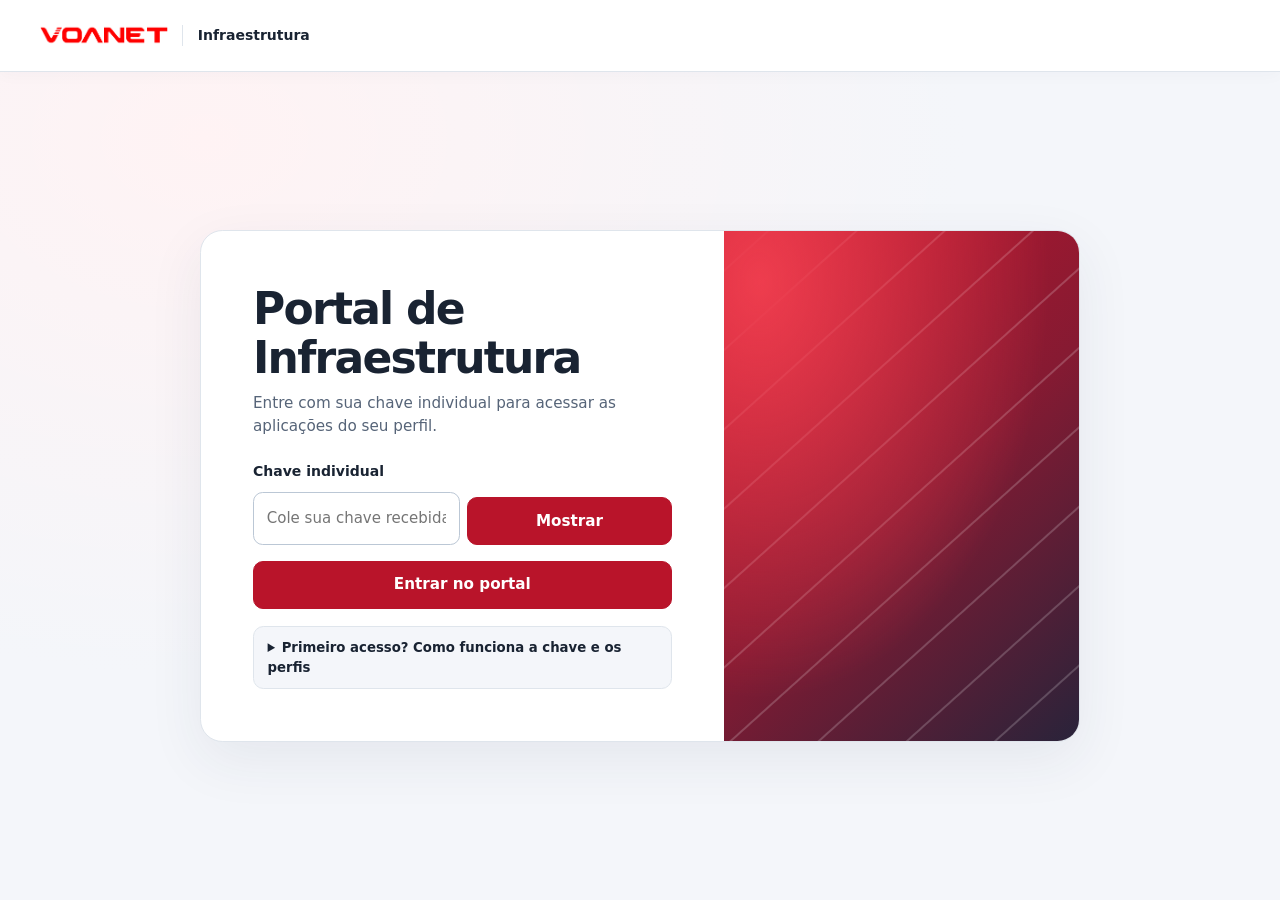
<file: public/index.html>
<!DOCTYPE html>
<html lang="pt-BR"><head><meta charset="UTF-8"><meta name="viewport" content="width=device-width, initial-scale=1, viewport-fit=cover">
<title>VOANET | O&M — Gestão de Infraestrutura</title>
<link rel="manifest" href="./manifest.webmanifest"><link rel="apple-touch-icon" href="./icon-192.png"><meta name="theme-color" content="#d90018"><meta name="application-version" content="2.2"><meta name="description" content="Gestão de Infraestrutura da VOANET — inspeções preventivas, conformidade técnica e planos de ação.">
<style>
:root{--red:#e5001c;--red-d:#b90018;--ink:#17212f;--muted:#637083;--line:#e1e6ec;--bg:#f4f6fa;--surface:#fff;--green:#128356;--amber:#ac7016;--blue:#1a6498}*{box-sizing:border-box}
body{margin:0;background:var(--bg);color:var(--ink);font:15px/1.52 system-ui,-apple-system,BlinkMacSystemFont,"Segoe UI",sans-serif}button,input,select,textarea{font:inherit}button{cursor:pointer}button:disabled{opacity:.4;cursor:default}a{color:var(--red-d)}
.shell{max-width:1220px;margin:auto;padding:26px 20px;display:grid;grid-template-columns:255px minmax(0,1fr);gap:24px}.sidebar{align-self:start;position:sticky;top:101px;background:white;border:1px solid var(--line);border-radius:16px;padding:15px;box-shadow:0 5px 25px #182a4507}.section-name{font-size:11px;letter-spacing:.12em;color:#8891a1;font-weight:800;text-transform:uppercase;margin:10px 12px}.nav-btn{display:flex;align-items:center;gap:10px;border:0;border-radius:10px;background:transparent;color:#445267;padding:11px 13px;width:100%;text-align:left;font-weight:600}.nav-btn:hover{background:#f8f2f3}.nav-btn.active{background:#fff0f2;color:var(--red-d)}.n{width:24px;height:24px;display:grid;place-items:center;border-radius:7px;background:#eef1f5;font-size:12px}.nav-btn.active .n{background:#ffdae1}.notice{border:1px solid #f3dfb7;background:#fff9ed;color:#775515;padding:12px;border-radius:12px;font-size:12px;margin-top:16px}
.main{min-width:0}.toprow{display:flex;justify-content:space-between;align-items:start;gap:16px;margin-bottom:18px}.eyebrow{color:var(--red-d);font-weight:800;text-transform:uppercase;font-size:11px;letter-spacing:.11em}h1{font-size:clamp(24px,3.2vw,32px);line-height:1.15;margin:8px 0}h2{font-size:18px;margin:0 0 8px}h3{font-size:16px;margin:0 0 8px}.muted{color:var(--muted)}.small{font-size:12px}.card{border:1px solid var(--line);border-radius:16px;background:var(--surface);padding:23px;margin-bottom:16px;box-shadow:0 3px 19px #1c2d4505}.card-head{display:flex;align-items:start;justify-content:space-between;gap:16px;margin-bottom:14px}.tag{font-size:11px;font-weight:800;text-transform:uppercase;letter-spacing:.04em;border-radius:50px;padding:5px 9px;background:#eef2f8;color:#566477;display:inline-block}.tag.red{background:#ffe5e9;color:#b5001b}.tag.green{background:#e9f7ef;color:#147444}.tag.amber{background:#fff3df;color:#915500}
.grid{display:grid;grid-template-columns:repeat(2,minmax(0,1fr));gap:14px}.grid3{display:grid;grid-template-columns:repeat(3,minmax(0,1fr));gap:14px}.field{display:flex;flex-direction:column;gap:6px}.field label{font-size:12px;font-weight:700;color:#4b596b}.field input,.field select,.field textarea,.inline-input{border:1px solid #d5dce5;border-radius:9px;background:white;padding:10px 11px;min-height:43px;width:100%;color:var(--ink);outline:none}.field input:focus,.field select:focus,.field textarea:focus{border-color:var(--red);box-shadow:0 0 0 3px #e5001c14}.field textarea{min-height:88px;resize:vertical}.full{grid-column:1/-1}.btn{border:1px solid #dbe0e7;background:#fff;color:var(--ink);font-weight:700;padding:10px 14px;border-radius:10px;white-space:normal;display:inline-flex;align-items:center;justify-content:center;gap:8px}.btn:hover{border-color:#b5c0ce;background:#fafbfe}.btn.primary{background:var(--red);border-color:var(--red);color:white}.btn.primary:hover{background:var(--red-d)}.btn.ghost{border-color:transparent;background:transparent}.btn.danger{color:#b9202d;border-color:#f4d1d6}.btn.tiny{padding:6px 10px;font-size:12px}.btnrow{display:flex;gap:10px;flex-wrap:wrap}.icon-btn{border:0;color:#6b7685;background:#f1f3f6;border-radius:8px;width:32px;height:32px;cursor:pointer}
.stat{border:1px solid var(--line);border-radius:14px;background:white;padding:17px}.stat strong{font-size:27px;display:block;line-height:1.2}.stat span{font-size:12px;color:var(--muted)}.progress{height:8px;background:#edf0f4;border-radius:10px;overflow:hidden}.progress>i{display:block;height:100%;background:var(--red);border-radius:10px;transition:width .2s}.record{display:flex;align-items:center;gap:12px;border:1px solid var(--line);padding:15px;border-radius:13px;margin-bottom:10px}.record-main{flex:1;min-width:0}.record strong{display:block}.record small{color:var(--muted)}.record .btn{font-size:12px}.checkrow{display:grid;grid-template-columns:minmax(0,1fr) 155px;gap:8px 15px;border-top:1px solid #edf0f4;padding:14px 0}.checkrow:first-of-type{border-top:0}.checktitle{font-size:13px;font-weight:700}.checktitle .code{font-size:11px;color:var(--red-d);font-weight:800}.checkrow textarea{grid-column:1/-1;border:1px solid #e2e7ee;border-radius:8px;min-height:44px;padding:8px 10px;width:100%;resize:vertical;font-size:13px}.checkrow select{width:100%;border:1px solid #dbe1e8;background:#fff;border-radius:9px;padding:8px;font-size:13px}.checkrow select.nc{border-color:#e6a3ab;background:#fff0f2}.table-scroll{overflow-x:auto}.data-table{border-collapse:collapse;width:100%;min-width:690px;font-size:13px}.data-table th{text-align:left;color:#647083;background:#f5f7fa;padding:10px;border-bottom:1px solid var(--line)}.data-table td{padding:9px 10px;border-bottom:1px solid #ecf0f4;vertical-align:top}.data-table td .btn{padding:5px 9px;font-size:11px}.divline{border:0;border-top:1px solid var(--line);margin:23px 0}.photo-grid{display:grid;grid-template-columns:repeat(auto-fill,minmax(180px,1fr));gap:14px}.photo-card{border:1px solid var(--line);border-radius:12px;overflow:hidden}.photo-card img{width:100%;height:155px;object-fit:cover;background:#f1f3f5}.photo-body{padding:10px}.photo-body strong{display:block;font-size:12px}.photo-body small{color:var(--muted);display:block}.photo-body input{font-size:12px;width:100%;border:1px solid #e2e7ee;padding:6px;border-radius:6px}.photo-body .btn{font-size:11px;padding:6px 10px;margin-top:8px}.file-uploader{border:2px dashed #ced6df;border-radius:13px;padding:24px;text-align:center;background:#fafbfd}.file-uploader input{max-width:100%}
.home-hero{background:linear-gradient(115deg,#153a63,#1e5688);border-radius:18px;padding:27px;color:white;margin-bottom:18px;display:flex;justify-content:space-between;gap:18px;align-items:center}.home-hero h1{margin:3px 0 7px}.home-hero p{margin:0;max-width:640px;color:#e8e8ec}.home-hero .btn{background:#fff;color:#b80016;border-color:#fff}.subtle{border-left:3px solid var(--red);padding:9px 12px;background:#fff6f7;border-radius:0 8px 8px 0;font-size:13px}.footer{padding:22px 0 40px;font-size:12px;color:#8390a0;text-align:center}.empty{text-align:center;padding:35px 15px;color:var(--muted)}.empty strong{display:block;font-size:18px;color:var(--ink)}
@media(max-width:900px){.shell{display:block;padding:16px}.sidebar{position:relative;top:0;display:flex;overflow:auto;gap:5px;padding:8px;margin-bottom:15px}.sidebar .section-name,.sidebar .notice{display:none}.sidebar .nav-btn{min-width:max-content;width:auto;font-size:12px}}
@media(max-width:600px){body{font-size:14px}.shell{padding:12px}.card{padding:16px}.home-hero{display:block;padding:20px}.home-hero .btn{margin-top:16px}.grid,.grid3{grid-template-columns:1fr}.toprow{display:block}.toprow .btnrow{margin-top:10px}.checkrow{grid-template-columns:1fr}.record{flex-wrap:wrap}.record-main{min-width:70%}.record .btnrow{width:100%}.btnrow>.btn{flex:1}.photo-grid{grid-template-columns:repeat(2,minmax(0,1fr))}}
.inline-evidence{padding:9px;margin-top:9px;border:1px dashed #cad3e0;border-radius:8px;background:#f9fafc}.inline-evidence input{max-width:100%;font-size:12px}.linked-photo{display:flex;align-items:center;justify-content:space-between;gap:8px;margin-top:6px;font-size:12px}.unit-block,.battery-unit{padding:14px;border:1px solid #e2e6ef;border-radius:9px;margin:12px 0;background:#fff}.battery-unit{background:#f9fafc}.unit-block .grid,.battery-unit .grid{margin:12px 0}.unit-block .field input,.unit-block .field select,.battery-unit .field input{width:100%}.evidence-actions{display:flex;flex-wrap:wrap;gap:8px;margin:8px 0}.evidence-upload{display:inline-flex;align-items:center;gap:6px;padding:8px 10px;border:1px solid #d0d7e0;border-radius:8px;background:#fff;color:#303945;font-size:12px;font-weight:700;cursor:pointer}.evidence-upload input{position:absolute;width:1px;height:1px;opacity:0;overflow:hidden}.photo-section{margin:16px 0}
.home-tile-grid{display:grid;grid-template-columns:repeat(3,minmax(0,1fr));gap:12px}.home-tile{display:flex;min-height:100px;gap:11px;align-items:center;text-align:left;background:#f7f9fc;border:1px solid #dae2eb;border-radius:13px;padding:14px;color:#1f334d;cursor:pointer;transition:background .15s,border-color .15s}.home-tile:hover,.home-tile:focus-visible{background:#edf4fd;border-color:#7094bf}.tile-icon{font-size:25px;color:#1b5687;min-width:30px;text-align:center}.tile-copy{display:flex;flex-direction:column;gap:4px;flex:1}.tile-copy strong{font-size:13px}.tile-copy small{font-size:11px;color:#637083;line-height:1.4}.profile-preview{border-left:4px solid #1b5687}@media(max-width:760px){.home-tile-grid{grid-template-columns:repeat(2,minmax(0,1fr))}}@media(max-width:470px){.home-tile-grid{grid-template-columns:1fr}.home-tile{min-height:74px}}
</style><style>
.schedule-grid{display:grid;grid-template-columns:repeat(auto-fit,minmax(170px,1fr));gap:12px;margin:16px 0}.schedule-stat{border:1px solid #e0e5ec;border-radius:14px;background:#fff;padding:18px;text-align:left;display:flex;flex-direction:column;gap:7px;cursor:pointer;font:inherit;color:#17212f}.schedule-stat strong{font-size:27px}.schedule-stat span{font-size:12px}.schedule-stat.selected{outline:2px solid #b90018;outline-offset:1px}.schedule-chip{font-size:11px;font-weight:700;border-radius:20px;padding:4px 9px;display:inline-block;white-space:nowrap}.schedule-green.schedule-chip{background:#e7f7ec;color:#146c43}.schedule-yellow.schedule-chip{background:#fff1ca;color:#8d5e00}.schedule-red.schedule-chip{background:#ffdddd;color:#a31928}.schedule-gray.schedule-chip{background:#eaf0f6;color:#506074}.schedule-stat.schedule-green{border-left:4px solid #22945a}.schedule-stat.schedule-yellow{border-left:4px solid #dd9b12}.schedule-stat.schedule-red{border-left:4px solid #d42a39}.schedule-stat.schedule-gray{border-left:4px solid #738295}.schedule-home-stat strong{color:#17212f}.record-main small .schedule-chip{margin:2px 0}.table-scroll{width:100%;overflow-x:auto}.data-table{width:100%;border-collapse:collapse;font-size:13px}.data-table th,.data-table td{border-bottom:1px solid #e3e7ed;text-align:left;padding:11px;vertical-align:middle}.data-table th{color:#506074;background:#f6f7f9}.data-table td{white-space:nowrap}@media(max-width:600px){.schedule-grid{grid-template-columns:repeat(2,minmax(0,1fr))}.schedule-stat{padding:12px}.schedule-stat strong{font-size:23px}}
</style><style>
.v22-note{border:1px solid #cbdaf0;border-left:4px solid #2166aa;background:#f4f8ff;padding:13px 16px;border-radius:10px;margin-bottom:15px}
.v22-occupancy{display:inline-flex;padding:4px 11px;border-radius:30px;background:#e5f4eb;color:#126a3a;font-size:12px;font-weight:700}
.v22-confirm{border:1px solid #dbe4ee;border-radius:12px;padding:14px;margin:12px 0;background:#fafcff}
.v22-confirm select{max-width:360px}
.v22-bat{border:1px solid #dce5ef;border-left:4px solid #4f87be;padding:11px;border-radius:9px;margin:9px 0;background:#fff}
.v22-small{font-size:12px;color:#52657b}
.v22-alert{border-color:#efc77b;background:#fff9ec}
</style><script>(function(){try{var t=localStorage.getItem('voanet_theme');if(!t&&window.matchMedia&&matchMedia('(prefers-color-scheme:dark)').matches)t='dark';if(t==='dark')document.documentElement.dataset.theme='dark';}catch(_){}})();</script><link rel="stylesheet" href="./portal.css?v=__BUILD_ID__"><link rel="stylesheet" href="./inspection-layout.css?v=__BUILD_ID__"><link rel="stylesheet" href="./fttx-layout.css?v=__BUILD_ID__"><link rel="stylesheet" href="./assets-dashboard.css?v=__BUILD_ID__"><link rel="stylesheet" href="./dark-theme.css?v=__BUILD_ID__"><link rel="icon" type="image/png" sizes="192x192" href="./icon-192.png?v=__BUILD_ID__"></head>
<body class="portal-inspections">
<a class="portal-skip-link" href="#main-content">Pular para o conteúdo principal</a>
<header class="portal-header">
  <div class="portal-bar">
    <a class="portal-brand" href="./" data-module="central"><img src="./voanet.png" alt="VOANET" width="1116" height="229"><span>Infraestrutura</span></a>
    <nav class="portal-tabs" aria-label="Módulos da Infraestrutura">
      <a href="./" data-module="central">Visão geral</a>
      <a href="./?modulo=inspecoes" data-module="inspecoes">Inspeções POPs</a>
      <a href="./?modulo=ativos" data-module="ativos" hidden>Ativos</a>
      <a href="./?modulo=frota" data-module="frota" hidden>Frota</a>
      <a href="./?modulo=fttx" data-module="fttx" hidden>FTTx</a>
      <a href="./?modulo=fibra" data-module="fibra" hidden>Fibra Import</a>
    </nav>
    <div class="portal-actions"><span id="save" role="status">Dados neste dispositivo</span><button class="btn tiny" type="button" id="goHome">Estações</button><button id="portal-help-btn" class="btn tiny" type="button" aria-label="Abrir guia rápido e governança" title="Guia rápido e atalhos (?)">? Ajuda</button><button id="portal-theme-toggle" class="btn tiny" type="button" aria-label="Alternar tema claro e escuro">☾ Tema</button><button id="portal-signout" class="btn tiny" type="button" hidden>Sair do portal</button></div>
  </div>
</header>
<div id="portal-update-banner" class="portal-update-banner" role="status" hidden>
  <span>Nova versão do portal disponível.</span>
  <button type="button" class="btn tiny primary" id="portal-update-apply">Atualizar agora</button>
</div>
<dialog id="portal-help-dialog" class="portal-help-dialog" aria-labelledby="portal-help-title"></dialog>
<div id="main-content" tabindex="-1"></div>
<div id="app"></div>
<main id="portal-overview" aria-labelledby="overview-title" hidden></main>
<section id="portal-fleet-pane" aria-label="Frota" hidden>
  <div class="portal-module-status" id="portal-fleet-status" role="status" hidden></div>
</section>
<section id="portal-assets-pane" aria-label="Dashboard de Ativos" hidden></section>
<section id="portal-fttx-pane" aria-label="Levantamento FTTx" hidden></section>
<section id="portal-fibra-pane" aria-label="Fibra Import" hidden></section>
<script src="./config.js?v=__BUILD_ID__"></script>
<script src="./inspection-photos.js?v=__BUILD_ID__"></script>
<script src="./google-sync.js?v=__BUILD_ID__"></script>
<script src="./google-features.js?v=__BUILD_ID__"></script>
<script src="./google-pdf.js?v=__BUILD_ID__"></script>
<script src="./google-access.js?v=__BUILD_ID__"></script>
<script src="./fttx-catalog.js?v=__BUILD_ID__"></script>
<script src="./fttx-export.js?v=__BUILD_ID__"></script>
<script src="./fttx.js?v=__BUILD_ID__"></script>
<script src="./assets-dashboard.js?v=__BUILD_ID__"></script>
<script src="./entra-client.js"></script>

<script>
'use strict';
let reportLogoPromise=null;async function getReportLogo(){if(!reportLogoPromise)reportLogoPromise=fetch('./voanet.png').then(res=>res.ok?res.blob():Promise.reject()).then(fileToDataUrl).catch(()=>{reportLogoPromise=null;return './voanet.png';});return reportLogoPromise;}
const STORAGE='voanet_inspection_db_v1';
const groups=[
 {key:'energia',title:'Energia elétrica e proteções',icon:'⚡',items:[['EL-01','Identificação dos quadros, circuitos e diagramas'],['EL-02','Conservação externa, tampas e acesso seguro'],['EL-03','Disjuntores, DPS e demais proteções: inspeção técnica'],['EL-04','Aterramento e equipotencialização: evidências / laudo'],['EL-05','Medições elétricas / termografia (quando autorizadas)']]},
 {key:'retificacao',title:'Retificadores e alimentação CC',icon:'🔌',items:[['CC-01','Fabricante, modelo, tensão nominal e módulos instalados'],['CC-02','Carga atual, capacidade e margem de expansão'],['CC-03','Alarmes, sinalizações e monitoramento remoto'],['CC-04','Redundância / módulos sobressalentes']]},
 {key:'baterias',title:'Banco de baterias',icon:'🔋',items:[['BT-01','Quantidade, modelo, Ah e datas de instalação'],['BT-02','Estado visual, bornes e conexões (sem manipulação)'],['BT-03','Arranjo elétrico e condição de proteção'],['BT-04','Tensões / ensaios / autonomia por equipe habilitada']]},
 {key:'clima',title:'Climatização e ambiente',icon:'❄️',items:[['CL-01','Fabricante, modelo, capacidade, idade e quantidade'],['CL-02','Filtragem, conservação, drenagem e condensadora'],['CL-03','Temperatura / umidade reais medidas na sala'],['CL-04','Redundância, alarmes e registros de manutenção']]},
 {key:'telecom',title:'Telecomunicações e fibras',icon:'🌐',items:[['TC-01','Modelo, patrimônio, número de série e função dos ativos'],['TC-02','Portas utilizadas, identificação e inventário lógico'],['TC-03','Alarmes e operação confirmados por sistema de gestão'],['TC-04','Organização, fixação e raio de curvatura dos cabos'],['TC-05','Rotas, redundância e documentação de enlaces']]},
 {key:'predial',title:'Infraestrutura física e segurança',icon:'🏢',items:[['IF-01','Paredes, teto, piso e sinais de umidade/infiltração'],['IF-02','Vedação de janelas, portas e passagens de cabos'],['IF-03','Rack, fixação, ventilação e limpeza técnica'],['IF-04','Controle de acesso e medidas contra incêndio'],['IF-05','Identificação e condições gerais da estação']]},
 {key:'torre',title:'Estrutura de torre',icon:'🗼',items:[
  ['TR-01','Condição visual externa da estrutura e da pintura/proteção anticorrosiva'],
  ['TR-02','Base aparente, fundação e indícios visuais de fissuras ou movimentação'],
  ['TR-03','Estais, fixações e ancoragens: evidências visuais disponíveis'],
  ['TR-04','Acesso restrito, sinalização e impedimentos de segurança'],
  ['TR-05','Sistema de aterramento e proteção contra descargas: registros de inspeção/laudo'],
  ['TR-06','Iluminação de obstáculo, quando exigida, confirmada por responsável'],
  ['TR-07','Relatório estrutural / manutenção vigente, se aplicável']
 ]},
 {key:'cftv',title:'Monitoramento por câmeras (CFTV)',icon:'📹',items:[
  ['CV-01','Existência e identificação do sistema de câmeras'],
  ['CV-02','Estado visual dos dispositivos e acessórios acessíveis'],
  ['CV-03','Câmeras apresentam imagem quando verificado em sistema autorizado'],
  ['CV-04','Gravação efetivamente confirmada em teste autorizado'],
  ['CV-05','Consulta de gravação anterior validada, se autorizada'],
  ['CV-06','Alertas de indisponibilidade e suporte documentados'],
  ['CV-07','Requisitos de privacidade e acesso restrito verificados']
 ]},
 {key:'monitoramento',title:'Monitoramento e histórico',icon:'📡',items:[['MO-01','Sensores ambientais e monitoração remota'],['MO-02','Alarmes ativos, registro de eventos e escalonamento'],['MO-03','Existência de procedimentos de contingência'],['MO-04','Falhas repetidas, manutenções e pendências anteriores']]}
];
const nav=[['dados','Identificação','01'],...groups.map((g,i)=>[g.key,g.title,String(i+2).padStart(2,'0')]),...[['interligacoes','Planilha de Interligações DIO e Equipamentos'],['medicoes','Leituras'],['inventario','Inventário'],['fotos','Fotografias'],['pendencias','Plano de ação'],['resumo','Resumo e relatório']].map(([k,t],i)=>[k,t,String(groups.length+2+i).padStart(2,'0')])];
const labels={C:'Conforme',NC:'Não conforme',NA:'Não se aplica',NV:'Não verificado'};
const fields=[['nome','Estação / código'],['municipio','Município / endereço'],['ocupacao','Tipo de ocupação'],['parceiroOcupacao','Proprietário / parceiro'],['contatoOcupacao','Contato para acesso'],['horarioAcesso','Horário / condição de acesso'],['restricoesAcesso','Restrições de acesso'],['latitude','Latitude'],['longitude','Longitude'],['data','Data da vistoria'],['inicio','Horário de início'],['fim','Horário de término'],['inspetor','Técnico 01'],['inspetorAux','Técnico 02'],['equipe','Equipe'],['os','OS / SIGA+'],['tipo','Tipo de inspeção'],['acesso','Condições de acesso'],['funcao','Função da estação / serviços'],['impacto','Clientes / serviços impactados'],['enlaces','Enlaces / dependências'],['redundancia','Redundância de energia / rede'],['historico','Histórico de falhas e OS'],['observacoes','Observações gerais'],['classificacao','Criticidade operacional'],['sintese','Síntese técnica'],['investimentos','Investimentos e recomendações']];
const readings=[['tensaoAC','Tensão CA (V)'],['correnteCA','Corrente CA (A)'],['tensaoCC','Tensão CC (V)'],['cargaCC','Carga CC (A)'],['modulos','Módulos retificadores (ativos/total)'],['qtdBaterias','Quantidade de baterias'],['capBaterias','Capacidade nominal do banco (Ah)'],['autonomia','Autonomia verificada (min)'],['temp','Temperatura ambiente (°C)'],['umid','Umidade relativa (%)'],['arBTU','Capacidade de climatização (BTU/h)'],['ultimaPrev','Última preventiva (data)']];
let records=loadAll(), activeId=null, view='home', isBusy=false;const photosCache=new Map();let localSaveTimer=null;
function localTimeNow(){const d=new Date();return String(d.getHours()).padStart(2,'0')+':'+String(d.getMinutes()).padStart(2,'0');}
function blank(){return {id:'INSP-'+Date.now().toString(36).toUpperCase()+'-'+Math.random().toString(36).slice(2,6).toUpperCase(),created:new Date().toISOString(),updated:new Date().toISOString(),nome:'',municipio:'',ocupacao:'',parceiroOcupacao:'',contatoOcupacao:'',horarioAcesso:'',restricoesAcesso:'',inventoryReview:{},inventorySource:null,batteryReview:{},data:new Date().toLocaleDateString('en-CA'),inicio:localTimeNow(),fim:'',inspetor:'',inspetorAux:'',latitude:'',longitude:'',schedulePeriod:'',scheduleBaseDate:'',scheduleDueDate:'',scheduleNotes:'',equipamentos:{retificadoras:[],bancos:[],climatizadores:[],dios:[]},equipe:'Infraestrutura O&M',os:'',tipo:'Preventiva',acesso:'',funcao:'',impacto:'',enlaces:'',redundancia:'',historico:'',observacoes:'',classificacao:'Não classificada',sintese:'',investimentos:'',torrePresenca:'Não verificado',torreTipo:'',torreAltura:'',torreLaudo:'',torreObs:'',cftvPresenca:'Não verificado',cftvObrigatorio:'Não definido',cftvQtd:'',cftvEstado:'Não verificado',cftvGravacao:'Não verificado',cftvUltimoTeste:'',cftvObs:'',interligacoes:{status:'NV',circuitos:'NV',situacao:'',tecnico:'',dataUltima:'',dataConferencia:'',atualizadaNaInspecao:'Não informado',registroAnterior:'Não verificado',observacoes:'',referencia:''},checks:{},readings:{},inventory:[],issues:[],photos:[]}}
// v2.2 — Inventário reaproveitável entre inspeções existentes NESTE navegador.
// A API corporativa deverá fornecer o cadastro permanente validado, controle de versões e permissões.
const inv22Groups=[['equipamentos','Equipamentos de rede / demais ativos'],['transceivers','Transceivers ópticos e elétricos'],['retificadoras','Retificadoras'],['dios','DIOs / interligações físicas'],['climatizadores','Climatização']];
function stationKey22(nome){return String(nome||'').normalize('NFD').replace(/[\u0300-\u036f]/g,'').trim().toLowerCase().replace(/\s+/g,' ')}
function previousInventory22(r){
 const key=stationKey22(r.nome);if(!key)return null;
 return records.filter(x=>x.id!==r.id&&stationKey22(x.nome)===key&&x.finalizedAt)
 .sort((a,b)=>String(b.finalizedAt||'').localeCompare(String(a.finalizedAt||'')))[0]||null;
}
function inventoryGroup22(r,code){
 if(code==='equipamentos')return r.inventory||[];
 if(code==='transceivers')return r.invTransceivers||[];
 return r.equipamentos?.[code]||[];
}
function review22(r,code){return (r.inventoryReview||{})[code]||'pendente'}
function inventoryReviewSelect(r,code){
 const review=review22(r,code);
 const options=[
  ['pendente','Não verificado'],['mantido','Não houve alterações (conferido)'],
  ['alterado','Houve alteração — cadastro atualizado'],['nao_conferido','Não foi possível conferir']
 ];
 if(code==='climatizadores'&&(!isGoogleMode()||googleCapabilities.climateOptional)){
   options.push(['fora_escopo','Climatização fora do escopo desta vistoria']);
 }
 return `<select data-inventory-review="${code}" aria-label="${esc(inv22Groups.find(([group])=>group===code)[1])}">${options.map(([value,label])=>
   `<option value="${value}" ${review===value?'selected':''}>${label}</option>`).join('')}</select>`;
}
function inv22ReviewHtml(r){
 const source=r.inventorySource;
 const rows=inv22Groups.map(([code,label])=>`<div class="v22-confirm"><div class="field"><label>${esc(label)} · ${inventoryGroup22(r,code).length} cadastrado(s)</label>${inventoryReviewSelect(r,code)}</div></div>`).join('');
 return `<div class="card"><h2>Conferência simplificada do inventário · v2.2</h2><p class="muted small">A opção “Não houve alterações” confirma somente o cadastro. Não substitui inspeção, medições nem novas evidências exigidas pelo checklist.</p>${source?`<div class="v22-note"><b>Origem dos dados reutilizados:</b> ${esc(source.station||'Estação')} · ${esc(fmt(source.date))}. Esta é uma cópia de registro local, NÃO um inventário central validado.</div>`:''}${rows}<p class="muted small">Para incluir, remover ou editar equipamentos, utilize os formulários abaixo. Alterações no inventário devem ser conferidas e registradas.</p></div>`;
}
function batteryReview22(r,b){return (r.batteryReview||{})[b.id]||'pendente'}
function batteryReview22Html(r){
 inv13(r);return `<div class="card"><h2>Conferência individual das baterias · v2.2</h2><p class="muted small">Verifique cada unidade. Manter a bateria preserva a data de instalação e o cálculo da vida útil. Na substituição, edite os dados da nova unidade e informe a nova data de instalação no inventário 13.3. As leituras e evidências da inspeção atual continuam necessárias.</p>${r.invBatteryBanks.map((bk,bi)=>`<div class="v22-confirm"><b id="battery-review-bank-${esc(bk.id)}">Banco ${bi+1} — ${esc(bk.identificacao||'Sem identificação')}</b>${(bk.baterias||[]).map((b,i)=>`<div class="v22-bat"><div class="field"><label id="battery-review-unit-${esc(b.id)}">Bateria ${i+1}: ${esc(b.identificacao||b.serie||'Sem identificação')} · instalada em ${esc(fmt(b.instalacao))}</label><select data-battery-review="${esc(b.id)}"><option value="pendente" ${batteryReview22(r,b)==='pendente'?'selected':''}>Não verificada</option><option value="mantida" ${batteryReview22(r,b)==='mantida'?'selected':''}>Mantida — sem substituição</option><option value="substituida" ${batteryReview22(r,b)==='substituida'?'selected':''}>Substituída — atualizar cadastro e data de instalação</option><option value="nao_conferida" ${batteryReview22(r,b)==='nao_conferida'?'selected':''}>Não foi possível conferir</option></select></div>${batteryReview22(r,b)==='substituida'?'<p class="v22-small">Atenção: registre a retirada do ativo anterior e atualize o número de série e a data de instalação do novo. A substituição não é concluída somente com esta seleção.</p>':''}</div>`).join('')||'<p class="muted small">Nenhuma bateria cadastrada neste banco.</p>'}</div>`).join('')||'<div class="v22-note">Nenhum banco de baterias cadastrado. Utilize Inventário → 13.3 para cadastrar.</div>'}</div>`;
}
function reuseInventory22(){
 const r=cur();if(!r){return}const old=previousInventory22(r);
 if(!old){alert('Não foi encontrada uma inspeção FINALIZADA com o mesmo nome/código da estação neste navegador. É necessário um cadastro anterior ou a futura API corporativa.');return}
 const occupied=(r.inventory||[]).length+(r.invTransceivers||[]).length+(r.invBatteryBanks||[]).length+Object.values(r.equipamentos||{}).reduce((a,x)=>a+(Array.isArray(x)?x.length:0),0);
 if(!confirm(`Copiar o cadastro da estação “${old.nome}” (inspeção de ${fmt(old.data)})?\n\nO inventário atual${occupied?' será SUBSTITUÍDO':' está vazio'}. Fotos, medições, checklist e OS da inspeção anterior NÃO serão copiados.\n\nFonte: registro local, não validado pelo servidor.`))return;
 const clone=v=>JSON.parse(JSON.stringify(v||[]));
 r.inventory=clone(old.inventory);r.invTransceivers=clone(old.invTransceivers);r.invBatteryBanks=clone(old.invBatteryBanks);
 const prev=old.equipamentos||{};
 const climatizadores=clone(prev.climatizadores).map(unit=>({...unit,corrente:'',temperatura:''}));
 r.equipamentos={retificadoras:clone(prev.retificadoras),bancos:clone(prev.bancos),climatizadores,dios:clone(prev.dios)};
 for(const key of ['ocupacao','parceiroOcupacao','contatoOcupacao','horarioAcesso','restricoesAcesso'])if(!r[key])r[key]=old[key]||'';
 r.inventorySource={id:old.id,station:old.nome,date:old.data,copiedAt:new Date().toISOString()};
 r.inventoryReview={};r.batteryReview={};change();render();alert('Inventário reutilizado. Confira os grupos e cada bateria antes de finalizar. Fotos e checklist continuam específicos desta vistoria.');
}
function loadAll(){try{const key=window.VOANET_SYNC_CONFIG?.mode==='google'?googleStorageKey():STORAGE;return key?(JSON.parse(localStorage.getItem(key))||[]):[]}catch(e){return []}}
function saveAll(){if(localSaveTimer!==null){clearTimeout(localSaveTimer);localSaveTimer=null;}try{const key=window.VOANET_SYNC_CONFIG?.mode==='google'?googleStorageKey():STORAGE;if(!key)return false;localStorage.setItem(key,JSON.stringify(records));const status=document.getElementById('save');if(status)status.textContent='Salvo neste dispositivo';return true}catch(e){alert('Não foi possível salvar neste navegador. Exporte o arquivo JSON e libere espaço no dispositivo.');return false}}
function cur(){return records.find(r=>r.id===activeId)}
function change(r=cur()){if(r){r.updated=new Date().toISOString();if(r.finalizedAt&&r.syncState==='sincronizado')r.syncState='pendente';}queueLocalSave()}
function queueLocalSave(){if(localSaveTimer!==null)clearTimeout(localSaveTimer);localSaveTimer=setTimeout(()=>{localSaveTimer=null;saveAll();},400)}
function flushLocalSave(){if(localSaveTimer!==null)saveAll()}
window.addEventListener('beforeunload',flushLocalSave);document.addEventListener('visibilitychange',()=>{if(document.visibilityState==='hidden')flushLocalSave()});
function esc(v){return String(v??'').replace(/[&<>"']/g,ch=>({'&':'&amp;','<':'&lt;','>':'&gt;','"':'&quot;',"'":'&#39;'}[ch]))}
function txt(v){return esc(v).replace(/\n/g,'<br>')}
function fmt(v){if(!v)return '—';if(/^\d{4}-\d{2}-\d{2}$/.test(String(v))){const [y,m,d]=String(v).split('-');return d+'/'+m+'/'+y}try{return new Date(v).toLocaleDateString('pt-BR')}catch(e){return String(v)}}
function completed(r){return groups.reduce((n,g)=>n+g.items.filter(([c])=>r.checks[c]&&r.checks[c].status&&r.checks[c].status!=='NV').length,0)+(r.interligacoes?.status&&r.interligacoes.status!=='NV'?1:0)}
function totalChecks(){return 1+groups.reduce((n,g)=>n+g.items.length,0)}
function ncCount(r){return Object.values(r.checks).filter(c=>c.status==='NC').length+(r.interligacoes?.status==='NC'?1:0)}
function htmlField(key,label,type='text',placeholder='',extra='',required=false){const r=cur();const val=r[key]??'';const mark=required?'<span class="req-mark" aria-hidden="true">*</span>':'';const reqAttr=required?' required':'';if(type==='textarea')return `<div class="field ${extra}"><label for="f-${key}">${esc(label)}${mark}</label><textarea data-field="${key}" id="f-${key}" placeholder="${esc(placeholder)}"${reqAttr}>${esc(val)}</textarea></div>`;if(type==='select')return `<div class="field ${extra}"><label for="f-${key}">${esc(label)}${mark}</label><select data-field="${key}" id="f-${key}"${reqAttr}>${placeholder.map(v=>`<option ${val===v?'selected':''}>${esc(v)}</option>`).join('')}</select></div>`;return `<div class="field ${extra}"><label for="f-${key}">${esc(label)}${mark}</label><input data-field="${key}" type="${type}" id="f-${key}" value="${esc(val)}" placeholder="${esc(placeholder)}"${reqAttr}></div>`}
function readingField(key,label){return `<div class="field"><label>${esc(label)}</label><input data-reading="${key}" value="${esc(cur().readings[key]||'')}" placeholder="Não medido / não informado" inputmode="decimal"></div>`}
function button(action,text,cls=''){return `<button class="btn ${cls}" data-action="${action}">${text}</button>`}

// Cronograma local de preventivas: nenhuma inspeção é contabilizada como recebida pelo servidor sem confirmação.
const ALERT_DAYS=15;
let dashboardFilter='todos';
function localToday(){const d=new Date();return [d.getFullYear(),String(d.getMonth()+1).padStart(2,'0'),String(d.getDate()).padStart(2,'0')].join('-')}
function dateLocal(iso){const date=String(iso||'').match(/^(\d{4}-\d{2}-\d{2})(?:$|T\d{2}:\d{2}:\d{2})/);if(!date)return null;const [y,m,d]=date[1].split('-').map(Number);const v=new Date(y,m-1,d,12);return v.getFullYear()===y&&v.getMonth()===m-1&&v.getDate()===d?v:null}
function addLocalDays(iso,days){const d=dateLocal(iso);if(!d)return '';d.setDate(d.getDate()+Number(days));return [d.getFullYear(),String(d.getMonth()+1).padStart(2,'0'),String(d.getDate()).padStart(2,'0')].join('-')}
function inspectionDate(r){return r.finalizedAt?((r.finalizedAt||'').slice(0,10)):r.data||''}
function deriveSchedule(r){if(isGoogleMode()){const station=googleStation(r);return station?.days?addLocalDays(r.data,station.days):'';}const n=Number(r.schedulePeriod);if(![30,90,180].includes(n))return '';const base=r.scheduleBaseDate||inspectionDate(r);return addLocalDays(base,n)}
function daysUntil(date){const due=dateLocal(date),today=dateLocal(localToday());return due?Math.round((due-today)/86400000):null}
function scheduleState(r){const due=r.scheduleDueDate||deriveSchedule(r);if(!r.finalizedAt||!due)return {key:'sem',label:'Sem programação',className:'schedule-gray',due:'',delta:null};const delta=daysUntil(due);if(delta===null)return {key:'sem',label:'Sem programação',className:'schedule-gray',due:'',delta:null};if(delta<0)return {key:'vencida',label:'Vencida há '+Math.abs(delta)+' dia(s)',className:'schedule-red',due,delta};if(delta===0)return {key:'alerta',label:'Vence hoje',className:'schedule-yellow',due,delta};if(delta<=ALERT_DAYS)return {key:'alerta',label:'Vence em '+delta+' dia(s)',className:'schedule-yellow',due,delta};return {key:'em-dia',label:'Em dia',className:'schedule-green',due,delta}}
function nameKey(r){return String(r.nome||'').normalize('NFD').replace(/[\u0300-\u036f]/g,'').trim().toLowerCase().replace(/\s+/g,' ')||r.id}
function stationSummaries(source=records){const map=new Map();for(const r of source){const k=nameKey(r);if(!map.has(k))map.set(k,[]);map.get(k).push(r)}return [...map.values()].map(rs=>{const dated=rs.filter(x=>x.finalizedAt);const final=dated.sort((a,b)=>String(b.finalizedAt).localeCompare(String(a.finalizedAt)))[0];const fallback=rs.slice().sort((a,b)=>String(b.updated).localeCompare(String(a.updated)))[0];const item=final||fallback;return {r:item,state:scheduleState(item),history:rs.length}}).sort((a,b)=>{const order={vencida:0,alerta:1,sem:2,'em-dia':3};return order[a.state.key]-order[b.state.key]||String(a.state.due).localeCompare(String(b.state.due))||String(a.r.nome).localeCompare(String(b.r.nome))})}
function scheduleChip(st){return `<span class="schedule-chip ${st.className}">${esc(st.label)}</span>`}
function scheduleForm(r){if(isGoogleMode())return googleScheduleForm(r);const period=String(r.schedulePeriod||'');const due=deriveSchedule(r);return `<div class="card"><h2>Próxima inspeção preventiva</h2><p class="muted small">Selecione 30, 90 ou 180 dias. A contagem definitiva começa na data de finalização desta inspeção. O prazo sugerido deve seguir a criticidade da estação e as orientações da coordenação.</p><div class="grid"><div class="field"><label>Periodicidade da próxima inspeção</label><select data-schedule-period><option value="" ${!period?'selected':''}>Selecionar prazo</option>${[30,90,180].map(n=>`<option value="${n}" ${period===String(n)?'selected':''}>${n} dias</option>`).join('')}</select></div><div class="field"><label>Data prevista (cálculo automático)</label><input type="text" readonly value="${esc(due?fmt(due):'Selecione uma periodicidade')}" aria-label="Próxima inspeção prevista"></div><div class="field full"><label>Observação sobre o cronograma</label><textarea data-schedule-notes placeholder="Justificativa do prazo ou orientação da coordenação">${esc(r.scheduleNotes||'')}</textarea></div></div><p><b>Prazo da estação:</b> ${scheduleChip(scheduleState(r))}</p><p class="muted small">Após finalizar, a data e a periodicidade seguem no relatório e no JSON. Os alertas desta versão são visuais, exibidos ao abrir o aplicativo; notificações automáticas em segundo plano dependem do servidor e de um serviço de agendamento.</p></div>`}

// ===== v1.9: Inventário de ativos ópticos e bancos de baterias =====
function inv13(r){if(!Array.isArray(r.invTransceivers))r.invTransceivers=[];if(!Array.isArray(r.invBatteryBanks))r.invBatteryBanks=[];for(const b of r.invBatteryBanks){if(!Array.isArray(b.baterias))b.baterias=[]}return r}
function inv13Id(prefix){return prefix+'-'+Date.now().toString(36)+'-'+Math.random().toString(36).slice(2,8)}
function measuredBankKey(label){
 const key=stationKey22(label).replace(/^banco de baterias\b/,'banco');
 return key.replace(/^banco\s+0*(\d+)$/,'banco $1');
}
function measuredBankInventoryMatches(r,source){
 const banks=r.invBatteryBanks||[],label=measuredBankKey(source.identificacao);
 const linked=banks.filter(bank=>bank.medicaoId===source.id);
 return linked.length?linked:banks.filter(bank=>label&&measuredBankKey(bank.identificacao)===label);
}
function openMeasuredBatteryBank(sourceId){
 const r=cur(),source=r?.equipamentos?.bancos?.find(bank=>bank.id===sourceId);
 if(!source)return;
 const matches=measuredBankInventoryMatches(r,source);
 let bank=matches.length===1?matches[0]:null;
 if(!matches.length){
  const label=String(source.identificacao??'').trim();
  const units=(source.baterias||[]).filter(unit=>[unit.identificacao,unit.modelo,unit.serie].some(value=>String(value??'').trim()));
  const declaredCount=String(source.quantidade??'').trim();
  const expected=declaredCount?Number(declaredCount):units.length;
  const notice=document.getElementById('battery-handoff-'+sourceId);
  const error=!label?'Informe a identificação do banco.'
   :!units.length?'Preencha os dados de pelo menos uma bateria.'
   :!Number.isSafeInteger(expected)||expected<1?'Informe um número inteiro de baterias maior que zero.'
   :units.length!==expected?`O banco informa ${expected} baterias e tem ${units.length} preenchidas. Confira a quantidade e as unidades.`:'';
  if(error){
   if(notice)notice.textContent=error;
   return;
  }
  const capacity=String(source.capacidade??'').trim().replace(',','.');
  bank={id:inv13Id('BK'),medicaoId:source.id,identificacao:label,capacidade:/^\d+(?:\.\d+)?$/.test(capacity)?capacity:'',
   baterias:units.map(({identificacao,modelo,serie})=>({id:inv13Id('BT'),identificacao,modelo,serie,estado:'Não verificado'}))};
  inv13(r).invBatteryBanks.push(bank);
  change(r);
 }
 navigate('inventario');
 const heading=document.getElementById(bank?'inventory-bank-'+bank.id:'inventory-battery-banks');
 heading?.focus({preventScroll:true});
 heading?.scrollIntoView({block:'start'});
}
function measuredBatteryHandoff(r,bank){
 const existing=measuredBankInventoryMatches(r,bank).length;
 return `<div class="v22-note battery-handoff"><p class="small">${existing?'Já existe um cadastro com esta identificação. Abra o inventário para conferir os dados.':'Preencha os dados de todas as baterias para aproveitar a identificação, a capacidade, o modelo e a série no inventário. As tensões medidas e as fotos ficam na vistoria.'}</p>${button('openMeasuredBatteryBank:'+esc(bank.id),existing?'Abrir inventário de baterias':'Aproveitar dados no inventário','tiny')}
 <p class="small" id="battery-handoff-${esc(bank.id)}" role="status"></p></div>`;
}
function lifeData(b){
 const install=b.instalacao, years=Number(b.vidaAnos);
 if(!install||!Number.isFinite(years)||years<=0)return {key:'sem',label:'Sem programação',days:null,due:''};
 const parts=install.split('-').map(Number);
 if(parts.length!==3||!parts.every(Number.isFinite))return {key:'sem',label:'Data inválida',days:null,due:''};
 const [y,m,d]=parts, t=new Date(y,m-1,d,12,0,0);if(t.getFullYear()!==y||t.getMonth()!==m-1||t.getDate()!==d)return {key:'sem',label:'Data inválida',days:null,due:''};
 const due=new Date(y+Math.floor(years),m-1,d,12,0,0);
 if(due.getMonth()!==m-1)due.setDate(0); // 29/02: último dia de fevereiro no ano não bissexto
 const now=new Date(), today=new Date(now.getFullYear(),now.getMonth(),now.getDate(),12);
 const diff=Math.round((due-today)/86400000);
 const iso=due.getFullYear()+'-'+String(due.getMonth()+1).padStart(2,'0')+'-'+String(due.getDate()).padStart(2,'0');
 const warn=Math.max(1,Number(b.alertaDias)||90);
 if(diff<0)return {key:'vencida',label:'Prazo ultrapassado ('+(-diff)+' dias)',days:diff,due:iso};
 if(diff<=warn)return {key:'alerta',label:diff===0?'Limite previsto para hoje':'Próxima do limite ('+diff+' dias)',days:diff,due:iso};
 return {key:'em-dia',label:'Dentro do prazo ('+diff+' dias)',days:diff,due:iso};
}
function batteryLifeDescription(battery){
 const life=lifeData(battery);
 return `<b>Fim da vida útil prevista:</b> ${life.due?fmt(life.due):'Não calculado'} · <b>${esc(life.label)}</b>. Estimativa de planejamento, não substitui ensaio de capacidade.`;
}
function updateBatteryInventoryField(record,item,group,field){
 const setText=(id,value)=>{
  const label=document.getElementById(id+'-'+item.id);
  if(label)label.textContent=value;
 };
 const bank=group==='bank'?item:record.invBatteryBanks.find(entry=>entry.baterias.includes(item));
 if(group==='bank'&&field==='identificacao'){
  const title='Banco '+(record.invBatteryBanks.indexOf(bank)+1)+' — '+(bank.identificacao||'Sem identificação');
  setText('inventory-bank',title);
  setText('battery-review-bank',title);
 }
 if(group==='bat'){
  const title='Bateria '+(bank.baterias.indexOf(item)+1);
  setText('inventory-battery',title+' — '+(item.identificacao||'Sem identificação'));
  setText('battery-review-unit',title+': '+(item.identificacao||item.serie||'Sem identificação')+' · instalada em '+fmt(item.instalacao));
  const lifespan=document.getElementById('battery-life-'+item.id);
  if(lifespan)lifespan.innerHTML=batteryLifeDescription(item);
 }
}
function inv13Input(group,id,field,val,label,type='text'){
 return `<div class="field"><label>${esc(label)}</label><input type="${type}" data-inv13-group="${group}" data-inv13-id="${esc(id)}" data-inv13-field="${field}" value="${esc(val??'')}"></div>`;
}
function inv13Select(group,id,field,val,label,opts){return `<div class="field"><label>${esc(label)}</label><select data-inv13-group="${group}" data-inv13-id="${esc(id)}" data-inv13-field="${field}">${opts.map(o=>`<option value="${esc(o)}" ${o===val?'selected':''}>${field==='equipamentoId'?(o?(cur()?.inventory||[]).find(x=>x.id===o)?.modelo|| (cur()?.inventory||[]).find(x=>x.id===o)?.tipo||o:'— Selecione equipamento —'):esc(o)}</option>`).join('')}</select></div>`}
function inv13View(r){inv13(r);loadStationTransceivers(r);
 const options=r.inventory||[];
 const txCards=r.invTransceivers.map((t,i)=>`<div class="card unit-block"><div class="card-head"><h3>Transceiver ${i+1} · ${esc(t.tipo||'Não identificado')}</h3>${button('inv13-del-tx:'+t.id,'Remover','danger tiny')}</div>${renderTransceiverReference(r,t)}<div class="grid">
 ${inv13Select('tx',t.id,'equipamentoId',t.equipamentoId,'Equipamento vinculado',['',...options.map(x=>x.id)])}
 ${inv13Input('tx',t.id,'porta',t.porta,'Porta / interface (ex.: xe-0/0/0)')}
 ${inv13Select('tx',t.id,'tipo',t.tipo,'Tipo',['SFP','SFP+','QSFP+','QSFP28','GPON','Elétrico (RJ45)','Outro'])}
 ${inv13Input('tx',t.id,'velocidade',t.velocidade,'Velocidade nominal (Gbps)','number')}
 ${inv13Input('tx',t.id,'fabricante',t.fabricante,'Fabricante')}
 ${inv13Input('tx',t.id,'modelo',t.modelo,'Modelo / part number')}
 ${inv13Input('tx',t.id,'serie',t.serie,'Número de série')}
 ${inv13Input('tx',t.id,'patrimonio',t.patrimonio,'Patrimônio')}
 ${inv13Input('tx',t.id,'alcance',t.alcance,'Alcance nominal (km)')}
 ${inv13Input('tx',t.id,'onda',t.onda,'Comprimento de onda / tecnologia')}
 ${inv13Select('tx',t.id,'estado',t.estado,'Situação',['Instalado','Reserva / estoque','Defeito','Retirado','Não verificado'])}
 ${inv13Input('tx',t.id,'observacao',t.observacao,'Observações')}
 </div><p class="muted small">Equipamento selecionado: ${esc(options.find(x=>x.id===t.equipamentoId)?.modelo||options.find(x=>x.id===t.equipamentoId)?.tipo||'Não vinculado — selecione no campo acima')}</p>${photoAttachments(r,'inv13:tx:'+t.id)}</div>`).join('');
 const bankCards=r.invBatteryBanks.map((bank,i)=>`<div class="card unit-block"><div class="card-head"><h3 id="inventory-bank-${esc(bank.id)}" class="inventory-battery-anchor" tabindex="-1">Banco ${i+1} — ${esc(bank.identificacao||'Sem identificação')}</h3><div class="btnrow">${button('inv13-add-bat:'+bank.id,'+ Bateria','primary tiny')}${button('inv13-del-bank:'+bank.id,'Remover banco','danger tiny')}</div></div><div class="grid">
 ${inv13Input('bank',bank.id,'identificacao',bank.identificacao,'Identificação do banco')}
 ${inv13Input('bank',bank.id,'local',bank.local,'Localização / rack')}
 ${inv13Input('bank',bank.id,'tensao',bank.tensao,'Tensão nominal do banco (V)')}
 ${inv13Input('bank',bank.id,'topologia',bank.topologia,'Configuração (série / paralelo)')}<div class="field full"><label><input type="checkbox" data-bank-complete="${esc(bank.id)}" ${bank.cadastroCompleto?'checked':''}> Conferi todas as baterias deste banco; o cadastro está completo.</label></div>${inv13Input('bank',bank.id,'capacidade',bank.capacidade,'Capacidade nominal do banco (Ah)','number')}${inv13Input('bank',bank.id,'autonomiaHoras',bank.autonomiaHoras,'Autonomia verificada do banco (horas)','number')}
 </div>${photoAttachments(r,'inv13:bank:'+bank.id)}
 ${(bank.baterias||[]).map((b,j)=>`<div class="card battery-unit"><div class="card-head"><h3 id="inventory-battery-${esc(b.id)}">Bateria ${j+1} — ${esc(b.identificacao||'Sem identificação')}</h3>${button('inv13-del-bat:'+bank.id+':'+b.id,'Remover','danger tiny')}</div><div class="grid">
 ${inv13Input('bat',b.id,'identificacao',b.identificacao,'Identificação da bateria')}
 ${inv13Input('bat',b.id,'fabricante',b.fabricante,'Fabricante')}
 ${inv13Input('bat',b.id,'modelo',b.modelo,'Modelo')}
 ${inv13Select('bat',b.id,'tecnologia',b.tecnologia,'Tecnologia',['','Chumbo-ácido','AGM','GEL','LiFePO4','Outra'])}
 ${inv13Input('bat',b.id,'tensao',b.tensao,'Tensão nominal (V)','number')}
 ${inv13Input('bat',b.id,'capacidade',b.capacidade,'Capacidade nominal (Ah)','number')}
 ${inv13Input('bat',b.id,'serie',b.serie,'Número de série')}
 ${inv13Input('bat',b.id,'patrimonio',b.patrimonio,'Patrimônio')}
 ${inv13Input('bat',b.id,'fabricacao',b.fabricacao,'Data de fabricação','date')}
 ${inv13Input('bat',b.id,'instalacao',b.instalacao,'Data de instalação (início da vida útil)','date')}
 ${inv13Input('bat',b.id,'vidaAnos',b.vidaAnos,'Vida útil estimada (anos)','number')}
 ${inv13Select('bat',b.id,'alertaDias',String(b.alertaDias||90),'Alertar com antecedência (dias)',['90','180','365'])}
 ${inv13Select('bat',b.id,'estado',b.estado,'Condição',['Operacional','Em observação','Substituição recomendada','Retirada','Não verificado'])}
 ${inv13Input('bat',b.id,'observacao',b.observacao,'Observações / condição atual')}
 </div><p class="muted small" id="battery-life-${esc(b.id)}">${batteryLifeDescription(b)}</p>${photoAttachments(r,'inv13:bat:'+b.id)}</div>`).join('')||'<p class="muted small">Nenhuma bateria neste banco. Use + Bateria.</p>'}</div>`).join('');
 // Improve select labels after generating controls: values remain stable UUIDs.
 let txHtml=txCards;
 return `<div class="card"><div class="card-head"><div><h2>13.2 — Transceivers ópticos e elétricos</h2><p class="muted small">Vincule cada módulo a um equipamento cadastrado em 13.1 e informe a porta. Para reserva, deixe o equipamento sem vínculo.</p></div>${button('inv13-add-tx','+ Transceiver','primary tiny')}</div>${txHtml||'<p class="muted">Nenhum transceiver cadastrado.</p>'}</div><div class="card"><div class="card-head"><div><h2 id="inventory-battery-banks" class="inventory-battery-anchor" tabindex="-1">13.3 — Inventário de bancos e baterias</h2><p class="muted small">Informe fabricante e modelo em campos separados. Confira cada unidade em “Conferência individual das baterias” e marque o banco como completo após verificar todas as unidades. A data de instalação permite acompanhar a vida útil.</p></div>${button('inv13-add-bank','+ Banco de baterias','primary tiny')}</div>${bankCards||'<p class="muted">Nenhum banco cadastrado.</p>'}</div>`;
}
function inv13Batteries(r){inv13(r);return r.invBatteryBanks.flatMap(bank=>bank.baterias.map(b=>({...b,_bank:bank.identificacao||bank.id}))).filter(b=>b.estado!=='Retirada')}
function inv13Dashboard(){const last=stationSummaries(records.filter(r=>r.finalizedAt)).map(x=>x.r), all=last.flatMap(r=>inv13Batteries(r).map(b=>({...b,_station:r.nome||'Não identificada'})));
 const counts={vencida:0,alerta:0,'em-dia':0,sem:0};for(const b of all)counts[lifeData(b).key]++;
 return `<div class="card"><h2>Gestão de baterias — Vida útil por instalação</h2><p class="muted small">Indicadores das últimas inspeções finalizadas que estão neste dispositivo. Baterias retiradas ficam fora da contagem.</p><div class="schedule-grid">
 ${[['em-dia','Em dia','schedule-green'],['alerta','Próximas do limite','schedule-yellow'],['vencida','Prazo ultrapassado','schedule-red'],['sem','Sem dados completos','schedule-gray']].map(([k,t,cl])=>`<div class="schedule-stat ${cl}"><strong>${counts[k]}</strong><span>${t}</span></div>`).join('')}
 </div><div class="table-scroll"><table class="data-table"><thead><tr><th>Estação / banco</th><th>Bateria</th><th>Instalação</th><th>Vida útil</th><th>Limite previsto</th><th>Situação</th></tr></thead><tbody>${all.map(b=>{const v=lifeData(b);return `<tr><td>${esc(b._station)}<br><small>${esc(b._bank)}</small></td><td>${esc(b.identificacao||b.serie||b.modelo||'Bateria sem identificação')}</td><td>${esc(fmt(b.instalacao))}</td><td>${esc(b.vidaAnos||'—')} anos</td><td>${esc(fmt(v.due))}</td><td><span class="${v.key==='vencida'?'schedule-red':v.key==='alerta'?'schedule-yellow':v.key==='em-dia'?'schedule-green':'schedule-gray'}">${esc(v.label)}</span></td></tr>`}).join('')||'<tr><td colspan="6">Nenhuma bateria cadastrada nas últimas inspeções finalizadas.</td></tr>'}</tbody></table></div></div>`;
}
function inv13Report(r){inv13(r);const map=new Map(r.inventory.map(a=>[a.id,a]));return `<section><h2>13.2 — Transceivers ópticos e elétricos</h2><table><thead><tr><th>Equipamento / porta</th><th>Tipo / velocidade</th><th>Fabricante / modelo</th><th>Série / patrimônio</th><th>Estado</th></tr></thead><tbody>${r.invTransceivers.map(t=>{const a=map.get(t.equipamentoId);return `<tr><td>${esc((a?.modelo||a?.tipo||'Não vinculado')+' / '+(t.porta||'—'))}</td><td>${esc(t.tipo||'—')} ${esc(t.velocidade||'—')} Gbps<br>${esc(t.alcance||'—')} km / ${esc(t.onda||'—')}</td><td>${esc(t.fabricante||'—')} / ${esc(t.modelo||'—')}</td><td>${esc(t.serie||'—')} / ${esc(t.patrimonio||'—')}</td><td>${esc(t.estado||'—')}</td></tr>`}).join('')||'<tr><td colspan="5">Não cadastrado</td></tr>'}</tbody></table></section><section><h2>13.3 — Bancos e baterias</h2>${r.invBatteryBanks.map(bank=>`<h3>${esc(bank.identificacao||'Banco de baterias')} — ${esc(bank.local||'')}</h3><p>Tensão: ${esc(bank.tensao||'—')} V · Configuração: ${esc(bank.topologia||'—')}</p><table><thead><tr><th>Identificação / fabricante</th><th>Dados técnicos</th><th>Fabricação</th><th>Instalação</th><th>Vida útil / limite</th><th>Condição</th></tr></thead><tbody>${bank.baterias.map(b=>{const v=lifeData(b);return `<tr><td>${esc(b.identificacao||'—')}<br>${esc(b.fabricante||'—')} ${esc(b.modelo||'')}</td><td>${esc(b.tensao||'—')} V / ${esc(b.capacidade||'—')} Ah<br>Série: ${esc(b.serie||'—')}</td><td>${esc(fmt(b.fabricacao))}</td><td>${esc(fmt(b.instalacao))}</td><td>${esc(b.vidaAnos||'—')} anos<br>${esc(fmt(v.due))}<br>${esc(v.label)}</td><td>${esc(b.estado||'—')}</td></tr>`}).join('')||'<tr><td colspan="6">Nenhuma bateria neste banco.</td></tr>'}</tbody></table>`).join('')||'<p>Nenhum banco cadastrado.</p>'}</section>`}

function renderCentralAssets(){
  if(!isGoogleMode()||googleUser?.role!=='GESTAO')return '';
  const rows=googleCentralItems.map(record=>`<tr><td>${esc(record.station)}</td><td>${esc(fmt(record.date))}</td>
    <td>${esc(record.assets?googleAssetText(record.assets):'Resultados de consolidação indisponíveis')}</td>
    <td>${googleCapabilities.assetInventory?button('googleInventory:'+record.id,'Ver equipamentos','tiny'):''}
    ${googleCapabilities.assetReconciliation?button('googleCatalog:'+record.id,'Ver cadastro central','tiny'):''}
    ${record.assets?.pending?button('googleIssues:'+record.id,'Ver pendências','tiny')+button('googleAssets:'+record.id,'Reprocessar ativos','tiny'):''}</td></tr>`).join('');
  return `<section class="card"><div class="card-head"><div><h2>Ativos nas inspeções recebidas</h2>
    <p class="small muted">${esc(googleCentralStatus())}</p></div>${button('googleRefresh','Atualizar','tiny')}</div>
    ${googleCapabilities.assetInventory?'':'<p class="small muted">A lista de equipamentos por vistoria requer a versão atual do Apps Script.</p>'}
    <div class="table-scroll"><table class="data-table"><thead><tr><th>Estação</th><th>Vistoria</th><th>Cadastro central</th><th>Consulta</th></tr></thead>
      <tbody>${rows||'<tr><td colspan="4">Nenhum resultado disponível nesta consulta.</td></tr>'}</tbody></table></div>
    ${googleMoreButton()}</section>`;
}

function renderAssetsOverview(){
  const books=[
    ['inventory','Inventário de ativos','Equipamentos e transceivers'],
    ['batteries','Controle de baterias','Bancos, instalações e testes'],
    ['climate','Climatização','Aparelhos e medições'],
    ['rectifiers','Retificadores','Módulos, capacidade e carga']
  ];
  const catalog=isGoogleMode()&&googleUser?.role==='GESTAO'&&cfg.google?.assetWorkbook&&cfg.google?.assetTabs
    ? `<section class="card"><h2>Cadastros na planilha central</h2>
        <div class="home-tile-grid asset-links">${books.map(([key,title,detail])=>`<a class="home-tile" href="${esc(cfg.google.assetWorkbook+'#gid='+cfg.google.assetTabs[key])}" target="_blank" rel="noopener noreferrer"><span class="tile-copy"><strong>${title}</strong><small>${detail} · Google Sheets</small></span></a>`).join('')}</div>
      </section>` : '';
  const local=stationSummaries().map(({r})=>r).filter(r=>r.nome);
  const localRows=local.map(r=>`<tr><td>${esc(r.nome)}</td><td>${esc(fmt(r.data))}</td>
    <td>${r.inventory?.length||0}</td><td>${r.invTransceivers?.length||0}</td><td>${inv13Batteries(r).length}</td>
    <td>${button('openInventory:'+r.id,'Abrir inventário','tiny')}</td></tr>`).join('');
  const localInventory=`
    <section class="card"><h2>Inventário das inspeções neste dispositivo</h2>
      <div class="table-scroll"><table class="data-table"><thead><tr><th>Estação</th><th>Vistoria</th><th>Ativos</th><th>Transceivers</th><th>Baterias</th><th>Ação</th></tr></thead>
      <tbody>${localRows||'<tr><td colspan="6">Nenhuma inspeção com estação cadastrada neste dispositivo.</td></tr>'}</tbody></table></div>
    </section>
    ${inv13Dashboard()}`;
  return `<div class="shell" style="display:block;max-width:1160px">
    <div class="home-hero"><div><h1>Gestão de Ativos</h1><p>Consulte o inventário por estação e acompanhe as baterias cadastradas.</p></div>${button('home','Voltar','primary')}</div>
    ${catalog}
    ${renderCentralAssets()}
    ${renderCentralBatteries()}
    ${isGoogleMode()&&googleUser?.role==='GESTAO'&&googleCapabilities.assetReconciliation
      ? `<details class="card"><summary>Consultar dados deste dispositivo</summary>${localInventory}</details>`
      : localInventory}
  </div>`;
}

function renderDashboard(){const arr=stationSummaries(),counts={};for(const x of arr)counts[x.state.key]=(counts[x.state.key]||0)+1;const filtered=dashboardFilter==='todos'?arr:arr.filter(x=>x.state.key===dashboardFilter);const pending=records.filter(r=>r.finalizedAt&&r.syncState!=='sincronizado').length;
const metrics=[['todos','Estações cadastradas',arr.length,'schedule-gray'],['em-dia','Em dia',counts['em-dia']||0,'schedule-green'],['alerta','Vencendo em até 15 dias',counts.alerta||0,'schedule-yellow'],['vencida','Vencidas',counts.vencida||0,'schedule-red'],['sem','Sem programação',counts.sem||0,'schedule-gray']];
const remote=dashboardData.length?`<div class="card"><h2>Últimas inspeções consultadas no servidor (${dashboardData.length})</h2><p class="muted small">Registros carregados do servidor autorizado. Os contadores de vencimento acima consideram somente os registros deste dispositivo; a visão corporativa consolidada depende da API e de consulta a todas as estações.</p><div class="table-scroll"><table class="data-table"><thead><tr><th>Estação</th><th>Técnico</th><th>Finalização</th><th>Próxima inspeção</th></tr></thead><tbody>${dashboardData.map(x=>`<tr><td>${esc(x.station_name)}</td><td>${esc(x.technician)}</td><td>${esc(x.finished_at?fmt(x.finished_at.slice(0,10)):'—')}</td><td>${esc(x.payload?.scheduleDueDate?fmt(x.payload.scheduleDueDate):'Não informada')}</td></tr>`).join('')}</tbody></table></div></div>`:'';
return `<div class="shell" style="display:block;max-width:1160px"><div class="home-hero"><div><div class="eyebrow" style="color:#ff6376">VOANET • INFRAESTRUTURA</div><h1>Dashboard Gerencial · Inspeções</h1><p>Controle de inspeções programadas, prazos e pendências por estação.</p></div>${button('home','← Painel operacional','primary')}</div><div class="notice" style="margin:0 0 16px"><b>Visualização local:</b> estes indicadores usam as inspeções cadastradas neste dispositivo. A visão única de todas as equipes só estará disponível após a implantação da API e a consulta centralizada aos dados.</div><div class="schedule-grid">${metrics.map(([key,label,n,cls])=>`<button type="button" class="schedule-stat ${cls} ${dashboardFilter===key?'selected':''}" data-action="dashFilter:${key}"><strong>${n}</strong><span>${esc(label)}</span></button>`).join('')}</div><div class="card"><div class="card-head"><div><h2>Programação por estação</h2><p class="muted small">Última inspeção finalizada por estação, com histórico preservado.</p></div><div class="btnrow">${button('loadDashboard','Consultar servidor','tiny')}${button('dashFilter:todos','Mostrar todas','tiny')}</div></div><div class="table-scroll"><table class="data-table"><thead><tr><th>Estação</th><th>Última inspeção</th><th>Próxima preventiva</th><th>Periodicidade</th><th>Situação</th><th>Histórico</th><th>Ação</th></tr></thead><tbody>${filtered.map(x=>`<tr><td><b>${esc(x.r.nome||'Estação sem nome')}</b></td><td>${esc(x.r.finalizedAt?fmt(x.r.finalizedAt.slice(0,10)):'Não finalizada')}</td><td>${esc(x.state.due?fmt(x.state.due):'—')}</td><td>${esc(x.r.schedulePeriod?x.r.schedulePeriod+' dias':'—')}</td><td>${scheduleChip(x.state)}</td><td>${x.history} registro(s)</td><td>${button('open:'+x.r.id,'Abrir','tiny')}</td></tr>`).join('')||'<tr><td colspan="7">Nenhuma estação nesta situação.</td></tr>'}</tbody></table></div></div>${inv13Dashboard()}<div class="card"><h2>Sincronização</h2><p><b>${pending}</b> inspeção(ões) finalizada(s) aguardando confirmação de envio.</p><p class="muted small">O alerta visual de vencimento muda de cor conforme a data atual. Para enviar e-mail automaticamente, o TI deverá configurar um serviço de avisos no servidor.</p></div>${remote}<div class="footer">VOANET · Infraestrutura O&M · Dashboard Gerencial v1.9</div></div>`}

function render(){window.VOANET_PORTAL?.updateOverview?.();const root=document.getElementById('app');if(isGoogleMode()&&!googleUser){root.innerHTML=googleLoginView();return}if(isGoogleMode()&&view==='googleAccess'&&typeof googleAccessView==='function'){root.innerHTML=googleAccessView();return}if(isGoogleMode()&&view==='googleCentral'){root.innerHTML=googleCentralView();return}if(view==='dashboard'){root.innerHTML=renderDashboard();return}if(view==='assets'){root.innerHTML=renderAssetsOverview();return}if(view==='fttx'){root.innerHTML=renderFttx();return}if(!cur()||view==='home'){view='home';root.innerHTML=renderHome();return}const r=cur(), index=nav.findIndex(n=>n[0]===view);root.innerHTML=`<div class="shell"><aside class="sidebar"><div class="section-name">Inspeção</div>${nav.map(([key,title,n])=>`<button class="nav-btn ${key===view?'active':''}" data-nav="${key}"><span class="n">${n}</span>${esc(title)}</button>`).join('')}<div class="notice">Somente registros visuais e informações autorizadas. Avaliações elétricas devem ser realizadas por profissionais habilitados.</div></aside><main class="main"><div class="toprow"><div><div class="eyebrow">${esc(r.id)} • ${esc(r.equipe||'O&M')}</div><h1>${esc(r.nome||'Nova estação — não identificada')}</h1><span class="muted small">${esc(r.municipio||'Localização não informada')} · ${fmt(r.data)}</span></div><div class="btnrow">${button('home','← Estações','tiny')}${button('save','Salvar','tiny primary')}</div></div>${renderSection(r,index)}<div class="btnrow" style="justify-content:space-between">${button('prev','← Anterior','')}${button('next','Próxima etapa →','primary')}</div><div class="footer">VOANET · Infraestrutura O&M · Inspeção Preventiva · Versão 2.2 (homologação) • Cronograma e sincronização quando configurada</div></main></div>`;if(view==='fotos')refreshPhotos()}
// Visualização de homologação: não concede permissões, apenas ordena atalhos.
let rolePreview='gestao_interna';
const managementRoles=new Set(['gestao_interna']);
function normalizeCorporateRole(v){
 const role=String(v||'').toLowerCase().normalize('NFD').replace(/[\u0300-\u036f]/g,'').replace(/[\s-]+/g,'_');
 if(['coordenacao','coordenador','coordination'].includes(role))return 'gestao_interna';
 if(['supervisao','supervisor'].includes(role))return 'gestao_interna';
 if(['gestao_interna','internal_management','gestor_interno'].includes(role))return 'gestao_interna';
 if(['encarregado','field_lead'].includes(role))return 'gestao_interna';
 if(['tecnico','tecnico_de_campo','technician','field_technician'].includes(role))return 'tecnico';
 if(['ti','administrador_ti','admin','it_admin'].includes(role))return 'ti';
 return null;
}
function effectiveHomeRole(){
 if(isGoogleMode())return googleUser?.role==='GESTAO'?'gestao_interna':'tecnico';
 // Sem perfil validado pelo servidor, a seleção serve exclusivamente para demonstrar a interface.
 const authenticatedRole=normalizeCorporateRole(internalProfile?.role);
 return authenticatedRole||rolePreview;
}
function homeTile(action,icon,title,detail){return `<button class="home-tile" type="button" data-action="${action}"><span class="tile-icon" aria-hidden="true">${icon}</span><span class="tile-copy"><strong>${esc(title)}</strong><small>${esc(detail)}</small></span><span aria-hidden="true">›</span></button>`}
function renderReceivedOverview(){
  if(!isGoogleMode()||!googleUser)return '';
  const manager=googleUser.role==='GESTAO';
  const rows=googleCentralItems.slice(0,5).map(item=>`<tr><td>${esc(item.station)}</td><td>${esc(fmt(item.date))}</td><td>${esc(item.technician||'—')}</td></tr>`).join('');
  return `<section class="card"><div class="card-head"><div><h2>${manager?'Inspeções recebidas da equipe':'Minhas inspeções enviadas'}</h2>
    <p class="small muted">${esc(googleCentralStatus())}${googleCentralUpdated?' · '+(googleSummary?.total??googleCentralItems.length)+' registro(s)':''}</p>
    </div>${button(manager?'homeReceived':'googleCentral','Abrir histórico','primary tiny')}</div>
    ${rows?`<div class="table-scroll"><table class="data-table"><thead><tr><th>Estação</th><th>Vistoria</th><th>Técnico</th></tr></thead><tbody>${rows}</tbody></table></div>`
      :googleCentralUpdated&&!googleCentralBusy?'<p>Nenhuma inspeção sincronizada para este perfil.</p>':''}</section>`;
}
function renderHome(){
 const role=effectiveHomeRole(),isManager=managementRoles.has(role),isIT=role==='ti';
 const managerTiles=[
  [isGoogleMode()?'googleCentral':'dashboard','▦','Dashboard Gerencial','Consulta central das inspeções recebidas'],
  [isGoogleMode()?'homeReceived':'homeStations','▤','Inspeções Recebidas',isGoogleMode()?'Histórico das inspeções sincronizadas pela equipe':'Consultar registros deste dispositivo'],
  ['homeSchedule','▣','Cronograma','Acompanhar inspeções previstas e vencidas'],
  ['homeIssues','☑','Planos de Ação',isGoogleMode()?'Consultar ações das inspeções recebidas da equipe':'Consultar ações das inspeções deste dispositivo'],
  ['homeAssets','▥','Gestão de Ativos','Inventário, transceivers e alertas de baterias'],
  ...(!isGoogleMode()?[['homeFttx','▤','Levantamento FTTx','Quantitativos de rede e lista para o almoxarifado']]:[]),
  ['new','＋','Nova Inspeção','Realizar vistoria quando necessário']
 ];
 const technicianTiles=[
  ['new','＋','Nova Inspeção','Iniciar uma vistoria de campo'],
  ['homeStations','▤','Minhas Inspeções','Continuar, finalizar ou gerar relatório'],
  ['homePending','⇧','Envios Pendentes','Conferir registros que precisam de sincronização'],
  ['homeReports','▧','Relatórios','Abrir uma inspeção e gerar relatório com fotos'],[isGoogleMode()?'googleCentral':'dashboard','▦','Minhas inspeções enviadas','Consulta das minhas inspeções na base central'],['homeAssets','▥','Gestão de Ativos','Consultar inventário e baterias']
 ];
 const itTiles=[
  ['homeAccess','♙','Identidades e Permissões','Requisitos para acesso corporativo'],
  ['homePending','⇧','Sincronização','Pendências de envio do dispositivo'],
  ['dashboard','▦','Painel de Homologação','Indicadores locais para validação'],
  ['homeStations','▤','Registros','Inspecionar testes da aplicação']
 ];
 const roleName={gestao_interna:'Gestão Interna / Análise',tecnico:'Equipe Infraestrutura O&M',ti:'Administrador TI'};
 const tiles=(isManager?managerTiles:isIT?itTiles:technicianTiles).map(t=>homeTile(...t)).join('')+(isGoogleMode()&&isManager&&googleCapabilities.accessAdmin?homeTile('googleAccess','♙','Gerenciar acessos','Cadastrar operadores, gerar chaves e desativar acessos'):'');
 const rolePicker=isGoogleMode()?googleProfilePanel():!internalProfile?`<div class="card profile-preview"><div class="card-head"><div><h2>Prévia de navegação por perfil</h2><p class="muted small">Somente para homologação visual. Trocar a opção não autentica nem concede permissões. A validação real será feita pela API do TI.</p></div></div><div class="field"><label for="role-preview">Simular tela inicial</label><select id="role-preview" data-role-preview><option value="gestao_interna" ${role==='gestao_interna'?'selected':''}>Gestão Interna / Análise</option><option value="tecnico" ${role==='tecnico'?'selected':''}>Equipe Infraestrutura O&M</option><option value="ti" ${role==='ti'?'selected':''}>Administrador TI</option></select></div></div>`:`<div class="notice"><b>Perfil validado pelo servidor:</b> ${esc(roleName[role]||'Não identificado')}.</div>`;
 const stats=`<div class="grid3" style="margin-bottom:18px"><div class="stat"><strong>${records.length}</strong><span>Inspeções neste dispositivo</span></div><div class="stat"><strong>${records.reduce((n,r)=>n+ncCount(r),0)}</strong><span>Não conformidades registradas</span></div><div class="stat"><strong>${records.reduce((n,r)=>n+r.photos.length,0)}</strong><span>Fotos vinculadas</span></div></div>`;
 return `<div class="shell inspection-home"><div class="home-hero inspection-home-hero"><div><h1>Inspeções POPs</h1><p>${isManager?'Acompanhe as vistorias da equipe, os relatórios e as pendências por estação.':'Registre as vistorias de campo e acompanhe seus envios.'}</p></div><div class="btnrow">${isManager?button(isGoogleMode()?'homeReceived':'dashboard',isGoogleMode()?'Abrir inspeções recebidas':'Dashboard Gerencial','primary'):button('new','+ Nova inspeção','primary')}</div></div>${rolePicker}<div class="card"><div class="card-head"><div><h2>${isManager?'Área de Gestão':isIT?'Área Administrativa':'Área de Campo'}</h2></div></div><div class="home-tile-grid">${tiles}</div></div>${renderReceivedOverview()}<div class="card" id="estacoes"><div class="card-head"><div><h2>Inspeções neste dispositivo</h2><p class="small muted" style="margin:0">Inspeções preenchidas ou importadas neste navegador.</p></div><div class="btnrow">${isGoogleMode()&&isManager?button('homeReceived','Ver inspeções recebidas','tiny'):''}${button('import','Importar backup','tiny')}</div></div>${stats}${records.length?records.slice().sort((a,b)=>b.updated.localeCompare(a.updated)).map(r=>`<div class="record"><div class="record-main"><strong>${esc(r.nome||'Estação sem nome')}</strong><small>${esc(r.inspetor||'Técnico não informado')} · ${fmt(r.data)} · ${completed(r)}/${totalChecks()} verificações · ${scheduleChip(scheduleState(r))}</small></div><div class="btnrow">${button('open:'+r.id,'Abrir','primary tiny')}${button('delete:'+r.id,'Excluir','danger tiny')}</div></div>`).join(''):`<div class="empty"><strong>Nenhuma inspeção neste dispositivo</strong>${button('new','+ Iniciar inspeção','primary')}</div>`}</div><div id="sync-section">${syncPanel()}</div>${isGoogleMode()?'<div class="notice">As permissões são verificadas no serviço. O painel local mostra registros deste usuário neste navegador; o painel central consulta a planilha.</div>':`<div class="notice"><b>Segurança:</b> os perfis desta prévia são apenas navegação visual. Sem login e autorização validados no backend, não há isolamento entre usuários. Os dados permanecem neste dispositivo até sincronização confirmada pelo servidor.</div>`}<div class="footer">VOANET · Gestão de Infraestrutura · Homologação v2.1</div></div><input id="importFile" type="file" accept="application/json,.json" hidden>`;
}
function inspectionValidation(r){
 const errors=[],warnings=[];
 if(!r)return {errors:[{step:"dados",message:"Nenhuma inspeção ativa."}],warnings};
 const google=typeof isGoogleMode==="function"&&isGoogleMode();
 const station=google&&typeof googleStation==="function"?googleStation(r):null;
 if(google){if(!station?.days)errors.push({step:"dados",message:"Selecione um POP cadastrado com regra de prazo (ALTA ou MÉDIA)."});}
 else if(!String(r.nome||"").trim())errors.push({step:"dados",message:"Informe o nome ou código da estação."});
 if(!String(r.data||"").trim())errors.push({step:"dados",message:"Informe a data da vistoria."});
 if(!String(r.inspetor||"").trim())errors.push({step:"dados",message:"Informe o Técnico 01."});
 if(!String(r.tipo||"").trim())errors.push({step:"dados",message:"Selecione o tipo de inspeção."});
 const access=String(r.acesso||"").trim();
 if(!access)errors.push({step:"dados",message:"Informe a condição de acesso à estação."});
 if(access==="Sem acesso"){
  const reason=[r.observacoes,r.restricoesAcesso,r.sintese].some(v=>String(v||"").trim().length>=5);
  if(!reason)errors.push({step:"dados",message:"Com acesso indisponível, registre o motivo em Observações gerais ou Restrições de acesso."});
  if(!(r.photos||[]).length)warnings.push({step:"fotos",message:"Anexe ao menos 1 foto da fachada ou impedimento de acesso (recomendado)."});
  return {errors,warnings};
 }
 if(!["Sim","Não"].includes(r.torrePresenca))errors.push({step:"torre",message:"Informe se a base possui torre (Sim ou Não)."});
 if(!["Sim","Não"].includes(r.cftvPresenca))errors.push({step:"cftv",message:"Informe se a estação possui câmeras CFTV (Sim ou Não)."});
 const missingNcNotes=[],missingNcPhotos=[];
 for(const g of groups){
  for(const [id] of g.items){
   const c=r.checks?.[id];
   if(c?.status!=="NC")continue;
   if(!String(c.note||"").trim())missingNcNotes.push({step:g.key,id});
   if(!photosForTarget(r,"check:"+id).length)missingNcPhotos.push({step:g.key,id});
  }
 }
 if(missingNcNotes.length){
  const list=missingNcNotes.slice(0,4).map(x=>x.id).join(", ")+(missingNcNotes.length>4?"…":"");
  errors.push({step:missingNcNotes[0].step,message:`Descreva a observação nos itens NC: ${list}.`});
 }
 if(missingNcPhotos.length){
  const list=missingNcPhotos.slice(0,4).map(x=>x.id).join(", ")+(missingNcPhotos.length>4?"…":"");
  warnings.push({step:missingNcPhotos[0].step,message:`Itens NC sem foto vinculada: ${list}.`});
 }
 const nc=ncCount(r);
 if(!r.classificacao||r.classificacao==="Não classificada")errors.push({step:"resumo",message:"Defina a criticidade operacional no Resumo."});
 if((nc>0||["Alta","Crítica"].includes(r.classificacao))&&!String(r.sintese||"").trim()){
  errors.push({step:"resumo",message:"Preencha a síntese da inspeção (obrigatória quando há NC ou criticidade Alta/Crítica)."});
 }
 if(nc>0&&!(r.issues||[]).length){
  warnings.push({step:"pendencias",action:"suggestIssues",actionLabel:"Gerar a partir das NC",message:`Há ${nc} não conformidade(s) sem registro no Plano de ação.`});
 }
 const hasGps=String(r.latitude||"").trim()&&String(r.longitude||"").trim();
 if(!hasGps)warnings.push({step:"dados",message:"Coordenadas GPS não preenchidas (opcional, mas recomendado para o mapa)."});
 const reviewedGroups=[["equipamentos",r.inventory||[]],["climatizadores",r.equipamentos?.climatizadores||[]],["retificadoras",r.equipamentos?.retificadoras||[]],["dios",r.equipamentos?.dios||[]],["transceivers",r.invTransceivers||[]]];
 let missingAssetId=0;
 for(const [code,list] of reviewedGroups){
  if(!["mantido","alterado"].includes(review22(r,code)))continue;
  for(const item of list){
   const hasId=String(item.serie||item.serial||"").trim()||String(item.patrimonio||"").trim()||String(item.centralId||"").trim();
   if(!hasId)missingAssetId++;
  }
 }
 if(missingAssetId>0)warnings.push({step:"inventario",message:`${missingAssetId} equipamento(s) em grupo conferido estão sem nº de série nem patrimônio (geram pendência na base central).`});
 for(const source of r.equipamentos?.bancos||[]){
  const hasReadings=(source.baterias||[]).some(unit=>[unit.identificacao,unit.modelo,unit.serie,unit.tensao].some(value=>String(value??'').trim()));
  if(hasReadings&&!measuredBankInventoryMatches(r,source).length){
   warnings.push({step:'baterias',message:`Banco “${source.identificacao||'sem identificação'}”: aproveite os dados das medições no inventário para atualizar a planilha.`});
  }
 }
 for(const bank of r.invBatteryBanks||[]){
  const units=bank.baterias||[];
  if(units.length&&bank.cadastroCompleto!==true)warnings.push({step:"inventario",message:`Banco "${bank.identificacao||"sem identificação"}": marque "cadastro completo" após conferir todas as baterias.`});
 }
 return {errors,warnings};
}
function renderValidationSummary(r){
 const {errors,warnings}=inspectionValidation(r);
 const ready=!errors.length;
 const stepName=key=>nav.find(n=>n[0]===key)?.[1]||"Ir";
 return `<div class="card validation-card ${ready?"validation-ready":""}">
  <div class="card-head"><div><h2>Conferência antes de finalizar</h2>
  <p class="muted small">${ready?"Todos os campos obrigatórios foram preenchidos.":"Complete os itens obrigatórios abaixo antes de sincronizar."}</p></div>
  <span class="tag ${ready?"green":"red"}">${ready?"Pronta para envio":errors.length+" obrigatório(s)"}</span></div>
  <ul class="validation-list">
   ${ready?`<li class="validation-item validation-item-ok"><span>✓ Identificação, acesso, caracterização e resumo obrigatórios conferidos.</span></li>`:errors.map(item=>`<li class="validation-item validation-item-error"><span>${esc(item.message)}</span><button type="button" class="btn tiny" data-nav="${esc(item.step)}">Ir para ${esc(stepName(item.step))}</button></li>`).join("")}
   ${warnings.map(item=>`<li class="validation-item validation-item-warning"><span>⚠ ${esc(item.message)}</span><span class="btnrow">${item.action?button(item.action,item.actionLabel,"tiny"):""}<button type="button" class="btn tiny" data-nav="${esc(item.step)}">${esc(stepName(item.step))}</button></span></li>`).join("")}
  </ul></div>`;
}
function specialSection(r){
 if(view==='torre')return `<div class="card feature-card"><div class="eyebrow">Caracterização da estação</div><h2>🗼 Estrutura de torre</h2><p class="muted small">Registre se a base possui torre. Em bases sem torre, os itens TR recebem “Não se aplica”. Somente inspeção visual a partir de local seguro e documentos disponíveis; avaliação ou acesso à estrutura exige profissional habilitado.</p><div class="grid">${htmlField('torrePresenca','Esta base possui torre?','select',['Não verificado','Sim','Não'],'',true)}${htmlField('torreTipo','Tipo de estrutura','select',['','Autoportante','Estaiada','Monopolo','Outra','Não identificado'])}${htmlField('torreAltura','Altura informada (m)','text','Se disponível em documentação')}${htmlField('torreLaudo','Data do último laudo/inspeção estrutural','date')}${htmlField('torreObs','Observações e recomendações','textarea','Registre evidências, documentos e pontos a verificar','full')}</div>${r.torrePresenca==='Não'?'<div class="subtle" style="margin-top:14px">Base sem torre: checklist estrutural classificado como não aplicável. Isso não indica conformidade de outros sistemas.</div>':''}</div>`;
 if(view==='cftv')return `<div class="card feature-card"><div class="eyebrow">Monitoramento patrimonial</div><h2>📹 Câmeras e gravação (CFTV)</h2><p class="muted small">Responda separadamente se existem câmeras, se fornecem imagem e se a gravação foi efetivamente verificada. A ausência de câmeras não é uma não conformidade automática quando não há exigência definida.</p><div class="grid">${htmlField('cftvPresenca','A estação possui câmeras?','select',['Não verificado','Sim','Não'],'',true)}${htmlField('cftvObrigatorio','CFTV é obrigatório nesta estação?','select',['Não definido','Sim','Não'])}${htmlField('cftvQtd','Quantidade identificada','number','Total de câmeras')}${htmlField('cftvEstado','Imagem das câmeras','select',['Não verificado','Operacional','Parcial','Sem imagem','Não se aplica'])}${htmlField('cftvGravacao','Status da gravação','select',['Não verificado','Gravação confirmada','Não grava','Grava parcialmente','Não se aplica'])}${htmlField('cftvUltimoTeste','Data do último teste de gravação','date')}${htmlField('cftvObs','Observações de monitoramento','textarea','Indicar apenas resultados, sem senhas ou credenciais','full')}</div><div class="subtle" style="margin-top:14px">Para confirmar a gravação, use evidências de teste autorizado. Não inclua senhas, IPs privados ou imagens sensíveis nos relatórios de demonstração.</div></div>`;
 return '';
}
function captureGps(){
 const r=cur();if(!r)return;
 const inform=t=>{const el=document.getElementById('gpsMessage');if(el)el.textContent=t};
 if(!('geolocation' in navigator)){inform('GPS indisponível neste dispositivo. Preencha as coordenadas manualmente.');return}
 if(!window.isSecureContext){inform('Para usar a localização automática, abra o aplicativo em HTTPS. O preenchimento manual está disponível.');return}
 inform('Solicitando permissão para obter a localização…');
 navigator.geolocation.getCurrentPosition(pos=>{
   if(cur()?.id!==r.id)return;
   r.latitude=pos.coords.latitude.toFixed(6);r.longitude=pos.coords.longitude.toFixed(6);
   r.precisaoGps=Number.isFinite(pos.coords.accuracy)?Math.round(pos.coords.accuracy):null;
   r.obtidaGpsEm=new Date(pos.timestamp||Date.now()).toISOString();
   change();render();
   inform('Localização capturada. Precisão aproximada: '+(r.precisaoGps??'não informada')+' m. Confira no mapa.');
 },err=>{
  const reason=err.code===1?'Permissão negada.':err.code===2?'Localização indisponível.':'Tempo limite excedido.';
  inform(reason+' Informe latitude e longitude manualmente.');
 },{enableHighAccuracy:true,timeout:15000,maximumAge:60000});
}
function renderMapLink(r){
 const lat=Number(String(r.latitude||'').replace(',','.')),lon=Number(String(r.longitude||'').replace(',','.'));
 const valid=String(r.latitude||'').trim()&&String(r.longitude||'').trim()&&Number.isFinite(lat)&&Number.isFinite(lon)&&Math.abs(lat)<=90&&Math.abs(lon)<=180;
 return `<div class="field full" id="gps-map-link"><label>Localização no mapa</label>${valid?`<a href="https://www.google.com/maps?q=${lat},${lon}" rel="noopener noreferrer" target="_blank">Abrir localização no Google Maps ↗</a>`:'Preencha latitude e longitude válidas; o link será habilitado após sair do campo.'}</div>`;
}
const unitDefinitions={
 retificadoras:{title:'Retificadoras instaladas',unit:'Retificadora',fields:[['fabricante','Fabricante','select',['Delta','Emerson','XPS','Huawei','Volt','Vertiv','Outro']],['modelo','Modelo'],['patrimonio','Patrimônio'],['serie','Número de série'],['tensao','Tensão de saída CC (V)'],['capacidadeCC','Capacidade total instalada CC (A)'],['urAplicavel','Unidades retificadoras (UR)','select',['Não verificado','Sim','Não se aplica']],['urInstaladas','Total de módulos UR instalados'],['urCorrenteModulo','Capacidade nominal por módulo (A)'],['urSlots','Total de posições / capacidade para expansão'],['urObservacao','Configuração dos módulos e limitações de capacidade'],['uscc','USCC — unidade de supervisão e controle','select',['Não verificado','Instalada','Não instalada','Não se aplica']],['usccModelo','Modelo / identificação da USCC'],['usccRemoto','Acesso remoto / comunicação USCC','select',['Não verificado','Operacional','Sem comunicação','Não se aplica']],['estado','Estado do equipamento','select',['Não verificado','Operacional','Atenção','Crítico','Inativo']],...['01','02','03','04'].map(n=>['ur'+n,'UR '+n,'select',['Não verificado','OK','OUT','N/A']]),['observacao','Observações']]},
 bancos:{title:'Bancos de baterias e unidades individuais',unit:'Banco de baterias',fields:[['identificacao','Identificação do banco'],['quantidade','Número de baterias'],['capacidade','Capacidade (Ah)'],['observacao','Observações']]},
 climatizadores:{title:'Equipamentos de climatização',unit:'Ar-condicionado',fields:[['marca','Fabricante'],['modelo','Modelo'],['patrimonio','Patrimônio'],['serie','Número de série'],['capacidade','Capacidade (BTU/h)'],['tipo','Tipo do aparelho'],['gas','Tipo de gás'],['cargaGas','Carga de gás (g ou kg)'],['instalacao','Data de instalação (AAAA-MM-DD ou DD/MM/AAAA)'],['corrente','Corrente medida (A) · opcional'],['temperatura','Temperatura medida (°C) · opcional'],['estado','Estado','select',['Não verificado','Operacional','Atenção','Crítico','Inativo']],['observacao','Observações']]},
 dios:{title:'Distribuidores internos ópticos (DIOs)',unit:'DIO',fields:[['identificacao','Identificação'],['modelo','Tipo / modelo'],['portas','Capacidade / número de portas'],['patrimonio','Patrimônio'],['serie','Número de série'],['observacao','Observações']]}
};
function ensureUnits(r){if(!r.equipamentos||typeof r.equipamentos!=='object')r.equipamentos={};for(const k in unitDefinitions)if(!Array.isArray(r.equipamentos[k]))r.equipamentos[k]=[]}
let photoTargetsCache=null,photoTargetsSource=null,photoTargetsCount=-1;
function photosForTarget(r,target){
  const list=r.photos||[];
  if(photoTargetsSource!==list||photoTargetsCount!==list.length){
    photoTargetsSource=list;photoTargetsCount=list.length;photoTargetsCache=new Map();
    for(const p of list){
      const key=p.target||'';
      let bucket=photoTargetsCache.get(key);
      if(!bucket){bucket=[];photoTargetsCache.set(key,bucket);}
      bucket.push(p);
    }
  }
  return photoTargetsCache.get(target)||[];
}
function photoAttachments(r,target){const matches=photosForTarget(r,target);return `<div class="inline-evidence"><label>Evidências fotográficas (${matches.length})</label><div class="evidence-actions"><label class="evidence-upload">📷 Tirar foto<input type="file" accept="image/*" capture="environment" data-photo-target="${esc(target)}" aria-label="Tirar foto do item"></label><label class="evidence-upload">🖼️ Selecionar arquivos<input type="file" accept="image/*" data-photo-target="${esc(target)}" aria-label="Selecionar fotos do item" multiple></label></div><div class="muted small">Foto vinculada a este item e organizada por equipamento e seção no relatório PDF.</div>${matches.map(p=>`<div class="linked-photo"><span>📷 ${esc(p.name)}</span>${button('removePhoto:'+p.id,'Excluir','danger tiny')}</div>`).join('')}</div>`}
function unitField(type,i,f){let [key,label,kind,options]=f;const r=cur(),v=r.equipamentos[type][i][key]??'';const fieldId='unit-'+type+'-'+i+'-'+key;
 const decimal=type==='climatizadores'&&['temperatura','corrente'].includes(key);
 return `<div class="field"><label for="${fieldId}">${esc(label)}</label>${kind==='select'?`<select id="${fieldId}" data-unit="${type}" data-unit-index="${i}" data-unit-field="${key}">${options.map(o=>`<option value="${esc(o)}" ${v===o?'selected':''}>${esc(o)}</option>`).join('')}</select>`:`<input id="${fieldId}" ${decimal?'inputmode="decimal" placeholder="Ex.: 23,5"':''} data-unit="${type}" data-unit-index="${i}" data-unit-field="${key}" value="${esc(v)}">`}</div>`}
function climateReview(r){
 const skipped=review22(r,'climatizadores')==='fora_escopo';
 return `<div class="field"><label>Conferência de climatização nesta visita</label>${inventoryReviewSelect(r,'climatizadores')}
   <p class="muted small">${skipped?'O cadastro de climatização fica preservado. Os dados deste bloco ficam no rascunho.':
    'Temperatura e corrente são opcionais. Preencha somente o que foi medido nesta visita. Campo vazio preserva a última medição da base central.'}</p></div>`;
}
function renderUnits(r,type){ensureUnits(r);const def=unitDefinitions[type];const skipped=type==='climatizadores'&&review22(r,type)==='fora_escopo';return `<div class="card"><div class="card-head"><div><h2>${def.title}</h2><p class="muted small">${type==='bancos'?'Registre as medições e as fotos desta vistoria. Ao terminar cada banco, use o botão para aproveitar os dados no inventário que alimenta a planilha.':'Cadastre os equipamentos efetivamente existentes na estação, com foto por unidade.'}</p></div>${skipped?'':button('addUnit:'+type,'+ Adicionar','primary tiny')}</div>${type==='climatizadores'?climateReview(r):''}${skipped?'':r.equipamentos[type].length?r.equipamentos[type].map((u,i)=>`<div class="unit-block"><div class="card-head"><strong>${def.unit} ${i+1}</strong>${button('removeUnit:'+type+':'+u.id,'Remover','danger tiny')}</div><div class="grid">${def.fields.map(f=>unitField(type,i,f)).join('')}</div>${type==='bancos'?`<div class="card-head"><strong>Baterias individuais</strong>${button('addBattery:'+u.id,'+ Bateria','tiny')}</div>${(u.baterias||[]).map((b,j)=>`<div class="battery-unit"><strong>Bateria ${j+1}</strong>${button('removeBattery:'+u.id+':'+b.id,'Remover','danger tiny')}<div class="grid">${['identificacao','modelo','serie','tensao','observacao'].map(k=>`<div class="field"><label>${({identificacao:'Identificação',modelo:'Modelo',serie:'Número de série',tensao:'Tensão medida (V)',observacao:'Observação'})[k]}</label><input data-battery="${u.id}" data-battery-id="${b.id}" data-battery-field="${k}" ${k==='tensao'?'inputmode="decimal"':''} value="${esc(b[k]||'')}"></div>`).join('')}</div>${photoAttachments(r,'bateria:'+b.id)}</div>`).join('')}${measuredBatteryHandoff(r,u)}`:''}${photoAttachments(r,'unidade:'+u.id)}</div>`).join(''):'<p class="muted">Nenhuma unidade cadastrada. Use “Adicionar” para registrar uma ou mais.</p>'}</div>`}

function interData(r){if(!r.interligacoes||typeof r.interligacoes!=='object')r.interligacoes={};return r.interligacoes}
function interField(r,key,label,type='text',opts=null){const v=interData(r)[key]||'';if(type==='select')return `<div class="field"><label for="inter-${key}">${esc(label)}</label><select data-inter="${key}" id="inter-${key}">${opts.map(([value,title])=>`<option value="${esc(value)}" ${v===value?'selected':''}>${esc(title)}</option>`).join('')}</select></div>`;if(type==='textarea')return `<div class="field full"><label for="inter-${key}">${esc(label)}</label><textarea data-inter="${key}" id="inter-${key}" placeholder="Informe detalhes da validação, divergências e referências">${esc(v)}</textarea></div>`;return `<div class="field"><label for="inter-${key}">${esc(label)}</label><input data-inter="${key}" id="inter-${key}" type="${type}" value="${esc(v)}"></div>`}
function renderInterligacoes(r){const x=interData(r);return `<div class="card"><div class="eyebrow">Governança técnica de circuitos</div><h2>Planilha de Interligações DIO e Equipamentos</h2><p class="muted small">Conferir a planilha vigente com os circuitos e conexões efetivamente identificados, sem manobras não autorizadas. C somente quando a correspondência for validada; NC quando desatualizada ou divergente; NA quando a estação não utilizar essa planilha; NV quando não conferida.</p><div class="grid">${interField(r,'status','Situação da planilha','select',[['NV','NV — Não verificado'],['C','C — Conforme / atualizada e validada'],['NC','NC — Não conforme / desatualizada'],['NA','NA — Não se aplica']])}${interField(r,'circuitos','Conferência dos circuitos e interligações','select',[['NV','NV — Ainda não verificados'],['C','C — Conferidos e compatíveis'],['NC','NC — Divergência identificada'],['NA','NA — Não se aplica']])}${interField(r,'referencia','Referência / versão / link da planilha')}${interField(r,'registroAnterior','Existe registro da última atualização anterior?','select',[['Não verificado','Não verificado'],['Sim','Sim, há registro anterior'],['Não','Não, não há registro anterior'],['Não se aplica','Não se aplica']])}${interField(r,'dataUltima','Data da última atualização registrada (se houver)','date')}${interField(r,'tecnico','Técnico responsável pela atualização')}${interField(r,'dataConferencia','Data da conferência dos circuitos','date')}${interField(r,'atualizadaNaInspecao','Planilha atualizada nesta inspeção?','select',[['Não informado','Não informado'],['Sim','Sim — atualização concluída'],['Não','Não — atualização não realizada'],['Não se aplica','Não se aplica']])}${interField(r,'observacoes','Situação atual / divergências / circuitos pendentes','textarea')}</div>${photoAttachments(r,'interligacoes:planilha')}<div class="subtle" style="margin-top:16px"><b>Validação antes de novas ativações:</b> ${x.status==='C'&&x.circuitos==='C'&&x.tecnico&&x.dataUltima?'Planilha e circuitos declarados conformes, com responsável e data registrados. Conferir procedimento de aprovação da operação.':'Documentação ainda não liberada para ser considerada validada por este checklist. Conferir e regularizar as divergências antes de novas ativações, conforme procedimento interno.'}</div></div>`}
function renderSection(r,index){if(view==='interligacoes')return renderInterligacoes(r);if(view==='dados'){const showOccDetails=['Alugada','Colocation'].includes(r.ocupacao)||r.acesso==='Sem acesso'||[r.parceiroOcupacao,r.contatoOcupacao,r.horarioAcesso,r.restricoesAcesso].some(v=>String(v||'').trim());const noAccess=r.acesso==='Sem acesso';return `<div class="card"><h2>01 · Identificação e rastreabilidade</h2><p class="muted small">Campos com <span class="req-mark">*</span> são obrigatórios para finalizar. Demais campos são opcionais.</p><div class="v22-note"><b>Inventário já cadastrado?</b> Informe o mesmo nome/código da estação e utilize a opção abaixo para aproveitar os equipamentos de uma inspeção finalizada neste navegador. Confirme os dados durante a vistoria.<div class="btnrow" style="margin-top:10px">${button('reuseInventory22','↺ Reutilizar inventário anterior','tiny primary')}</div></div><div class="grid">${isGoogleMode()?googleStationField(r):''}${htmlField('nome','Nome / código da estação','text','Ex.: Sarandy','',true)}${htmlField('municipio','Município e localização','text','Cidade / bairro / referência')}${htmlField('data','Data da vistoria','date','','',true)}${htmlField('inspetor','Técnico 01','text','Nome completo','',true)}${htmlField('inspetorAux','Técnico 02 (opcional)','text','Nome completo')}${htmlField('tipo','Tipo de inspeção','select',['Preventiva','Corretiva','Diagnóstico inicial','Retorno / validação'],'',true)}${htmlField('acesso','Condição de acesso','select',['','Liberado','Restrito','Sem acesso'],'',true)}${htmlField('inicio','Início (automático)','time')}${htmlField('fim','Término (preenchido ao finalizar)','time')}${htmlField('equipe','Equipe responsável','text','Informe a equipe que realizou a inspeção')}${htmlField('os','OS / SIGA+ (opcional)')}${htmlField('ocupacao','Tipo de ocupação da estação','select',['','Própria','Alugada','Colocation'])}<details class="optional-fields" ${showOccDetails?'open':''}><summary>Detalhes de ocupação e contato para acesso (opcional / colocation)</summary><div class="grid">${htmlField('parceiroOcupacao','Proprietário / parceiro responsável','text','Se aplicável')}${htmlField('contatoOcupacao','Contato para acesso','text','Contato operacional')}${htmlField('horarioAcesso','Horário autorizado para acesso','text','Livre, comercial, agendamento...')}${htmlField('restricoesAcesso',noAccess?'Motivo / restrições de acesso':'Restrições / observações de acesso','textarea','Autorização, escolta, responsável e limitações','full',noAccess)}</div></details>${htmlField('latitude','Latitude (opcional)','text','Ex.: -12.670000')}${htmlField('longitude','Longitude (opcional)','text','Ex.: -38.550000')}<div class="field full"><label>Localização da estação (opcional)</label>${button('captureGps','📍 Usar localização do celular','tiny primary')}<p class="muted small">Solicita permissão ao celular em HTTPS. Se não obtiver sinal ou estiver offline, preencha manualmente ou deixe em branco.</p><p id="gpsMessage" class="muted small" role="status"></p></div>${renderMapLink(r)}</div></div><div class="card"><h2>Caracterização operacional (opcional)</h2><div class="grid">${htmlField('funcao','Função da estação / serviços','textarea','Backbone, distribuição, acesso...','full')}${htmlField('impacto','Clientes, serviços ou áreas impactadas','textarea','','full')}${htmlField('enlaces','Enlaces / dependências','textarea')}${htmlField('redundancia','Redundância de energia / rede','textarea')}${htmlField('historico','Histórico de falhas / OS','textarea','Fontes e datas')}${htmlField('observacoes',noAccess?'Observações gerais / justificativa do impedimento':'Observações gerais','textarea','',noAccess?'full':'',noAccess)}</div></div>`;}
const g=groups.find(g=>g.key===view);if(g)return `${specialSection(r)}<div class="card"><div class="card-head"><div><div class="eyebrow">Checklist técnico</div><h2>${g.icon} ${g.title}</h2><p class="muted small">C = conforme · NC = não conforme · NA = não se aplica · NV = não verificado</p></div><span class="tag">${g.items.filter(([c])=>r.checks[c]?.status&&r.checks[c]?.status!=='NV').length}/${g.items.length}</span></div>${g.items.map(([id,text])=>{const c=r.checks[id]||{};return `<div class="checkrow"><div class="checktitle"><span class="code">${id}</span> · ${esc(text)}</div><div><select aria-label="Situação ${id}" data-check="${id}" class="${c.status==='NC'?'nc':''}"><option value="NV">NV · Não verificado</option>${['C','NC','NA'].map(s=>`<option value="${s}" ${c.status===s?'selected':''}>${s} · ${labels[s]}</option>`).join('')}</select></div><textarea data-check-note="${id}" class="${c.status==='NC'&&!String(c.note||'').trim()?'nc-note-required':''}" placeholder="${c.status==='NC'?'Descreva a não conformidade (obrigatório para NC)':'Observação, evidência, foto ou OS (opcional)'}">${esc(c.note||'')}</textarea>${photoAttachments(r,'check:'+id)}</div>`}).join('')}</div>${({retificacao:'retificadoras',baterias:'bancos',clima:'climatizadores',telecom:'dios'})[g.key]?renderUnits(r,({retificacao:'retificadoras',baterias:'bancos',clima:'climatizadores',telecom:'dios'})[g.key]):''}`;
if(view==='medicoes')return `<div class="card"><h2>Leituras e dados quantitativos</h2><p class="muted small">Preencha somente valores obtidos por registros disponíveis ou por profissionais habilitados e autorizados. Não faça ensaios ou manobras apenas para completar este formulário.</p><div class="grid">${readings.map(([k,l])=>readingField(k,l)).join('')}</div></div>`;
if(view==='inventario')return `${inv22ReviewHtml(r)}${batteryReview22Html(r)}<div class="card"><div class="btnrow">${button('reuseInventory22','↺ Reutilizar inventário da última inspeção','tiny primary')}${typeof renderStationInventoryImport==='function'?renderStationInventoryImport(r):''}</div></div><div class="card"><div class="card-head"><div><h2>13.1 — Equipamentos de rede e demais ativos</h2><p class="muted small">Equipamentos ativos de telecomunicações, energia, baterias e climatização. Registre modelo e série apenas quando confirmados na etiqueta.</p></div>${button('addAsset','+ Adicionar','primary tiny')}</div><div class="table-scroll"><table class="data-table"><thead><tr><th>Tipo / função</th><th>Fabricante e modelo</th><th>Qtd.</th><th>Local / patrimônio</th><th>Confirmação</th><th>Ação</th></tr></thead><tbody>${r.inventory.length?r.inventory.map(a=>`<tr><td>${esc(a.tipo)}</td><td><strong>${esc(a.marca||'—')}</strong><br>${esc(a.modelo||'Modelo pendente')}</td><td>${esc(a.quantidade||'1')}</td><td>${esc(a.local||'—')}<br><small>${esc(a.patrimonio||'')}</small></td><td>${esc(a.confirmacao||'Não identificado')}</td><td>${button('editAsset:'+a.id,'Editar','tiny')}</td></tr>`).join(''):`<tr><td colspan="6" class="muted">Nenhum ativo cadastrado.</td></tr>`}</tbody></table></div></div><div id="assetEditor"></div>${inv13View(r)}`;
if(view==='fotos')return `<div class="card"><h2>Registros fotográficos</h2><p class="muted small">Fotografe o conjunto, a etiqueta legível e a condição observada. Cada imagem permanece no dispositivo até ser exportada.</p><div class="file-uploader"><div style="font-size:28px">📷</div><strong>Adicionar fotos da estação</strong><p class="muted small">No celular, escolha câmera ou galeria (até 150 fotos por inspeção, dependendo do espaço disponível).</p><div class="evidence-actions"><label class="evidence-upload">📷 Tirar foto<input id="photoCamera" type="file" accept="image/*" capture="environment"></label><label class="evidence-upload">🖼️ Enviar da galeria<input id="photoInput" type="file" accept="image/*" multiple></label></div><p class="muted small">O portal reduz automaticamente o tamanho das fotos. Para séries e etiquetas, fotografe de perto e confira se o texto está legível.</p><div id="photoProcessing" class="muted small" role="status"></div></div><hr class="divline"><div id="photoListing" class="photo-grid"><span class="muted">Carregando fotos...</span></div></div>`;
if(view==='pendencias')return `<div class="card"><div class="card-head"><div><h2>Plano de ação e pendências</h2><p class="muted small">Vincule cada ocorrência a uma evidência, responsável e prazo.</p></div><div class="btnrow">${button('suggestIssues','Gerar a partir das NC','tiny')}${button('addIssue','+ Pendência','primary tiny')}</div></div><div class="table-scroll"><table class="data-table"><thead><tr><th>ID</th><th>Descrição e ação</th><th>Prioridade</th><th>Status</th><th>Responsável / prazo</th><th>Ação</th></tr></thead><tbody>${r.issues.length?r.issues.map(a=>`<tr><td>${esc(a.id)}</td><td><strong>${esc(a.titulo)}</strong><br>${esc(a.acao||'')}</td><td>${esc(a.prioridade)}</td><td>${esc(a.status)}</td><td>${esc(a.responsavel||'—')}<br>${esc(a.prazo||'')}</td><td>${button('editIssue:'+a.id,'Editar','tiny')}</td></tr>`).join(''):`<tr><td colspan="6" class="muted">Nenhuma pendência registrada.</td></tr>`}</tbody></table></div></div><div id="issueEditor"></div>`;
if(view==='resumo'){const needSynth=r.acesso!=='Sem acesso'&&(ncCount(r)>0||['Alta','Crítica'].includes(r.classificacao));return `${scheduleForm(r)}${isGoogleMode()?'':syncPanel(r)}<div class="grid3" style="margin-bottom:16px"><div class="stat"><strong>${completed(r)}/${totalChecks()}</strong><span>Checklists avaliados</span></div><div class="stat"><strong>${ncCount(r)}</strong><span>Não conformidades</span></div><div class="stat"><strong>${r.inventory.length} / ${r.photos.length}</strong><span>Ativos / fotos</span></div></div><div class="card"><h2>Resumo técnico e classificação</h2><div class="grid">${htmlField('classificacao','Criticidade operacional','select',['Não classificada','Baixa','Moderada','Alta','Crítica'],'',r.acesso!=='Sem acesso')}${htmlField('sintese',needSynth?'Síntese da inspeção':'Síntese da inspeção (opcional)','textarea','Principais constatações, limites e riscos','full',needSynth)}${htmlField('investimentos','Recomendações e melhorias (opcional)','textarea','Manutenção, CAPEX, OPEX, cronograma','full')}</div></div>${renderValidationSummary(r)} ${isGoogleMode()?googleInspectionSyncCard(r):`<div class="card"><h2>Finalização e sincronização</h2><p class="muted small">A finalização salva o registro neste navegador e tenta gravar os dados na planilha e o PDF no Drive. Se estiver sem rede, marque como pendente e reenvie depois. O PDF continua disponível em Abrir relatório para PDF.</p><p><b>Estado:</b> ${esc(syncStatusText(r))}</p><div class="btnrow">${button('finalize','✓ Finalizar e sincronizar','primary')}${button('retrySync','Reenviar pendentes','tiny')}</div><p class="muted small">A sincronização só estará ativa após configuração do banco, login e autorização corporativa.</p></div>`}<div class="card"><h2>Exportação e compartilhamento</h2><p class="muted small">O relatório com as evidências organizadas por item pode ser aberto em um navegador e salvo em PDF pela opção Imprimir / Salvar em PDF. O backup JSON inclui as imagens para permitir a importação em outro dispositivo com o mesmo aplicativo.</p><div class="btnrow">${button('report','Gerar relatório com fotos (.html)','primary')}${button('backup','Exportar dados completos (.json)')}${button('print','Abrir relatório para PDF')}</div><div class="subtle" style="margin-top:18px" ${isGoogleMode()?'hidden':''}>Importante: publicar o aplicativo em um link <b>não</b> cria banco de dados compartilhado. Após configurar a integração e efetuar login, use Finalizar e sincronizar. Sem conexão, o registro permanece pendente neste dispositivo até o reenvio.</div></div><div class="card"><h3>Estado do checklist</h3><div class="progress"><i style="width:${Math.round(completed(r)/totalChecks()*100)}%"></i></div><p class="muted small">${Math.round(completed(r)/totalChecks()*100)}% dos itens classificados (conforme, não conforme ou não aplicável).</p></div>`;}
return '<div class="card">Etapa não encontrada.</div>'}
function navigate(v){if(v==='dashboard'&&isGoogleMode())return openGoogleCentral();flushLocalSave();if(v==='home'){activeId=null;view='home'}else view=v;render();window.scrollTo(0,0)}
function addRecord(){const r=blank();records.push(r);activeId=r.id;view='dados';saveAll();render();window.scrollTo(0,0)}
function issueId(r){return (r.nome||'estacao').normalize('NFD').replace(/[\u0300-\u036f]/g,'').replace(/[^a-zA-Z0-9-]+/g,'-').replace(/^-+|-+$/g,'').toLowerCase()}
function openAsset(id){let r=cur(),a=r.inventory.find(z=>z.id===id)||{id:'AT-'+Date.now().toString(36),tipo:'Telecomunicações',marca:'',modelo:'',quantidade:'1',serial:'',patrimonio:'',local:'',funcao:'',confirmacao:'Não identificado',observacoes:''};document.getElementById('assetEditor').innerHTML=`<div class="card" style="border-color:#e5001c"><h3>${id?'Editar':'Adicionar'} ativo</h3><form id="assetForm"><div class="grid">${[['tipo','Tipo / categoria'],['marca','Fabricante'],['modelo','Modelo exato'],['quantidade','Quantidade'],['serial','Número de série'],['patrimonio','Patrimônio'],['local','Localização no rack'],['funcao','Função']].map(([key,label])=>`<div class="field"><label>${label}</label><input name="${key}" value="${esc(a[key]||'')}"></div>`).join('')}<div class="field"><label>Identificação</label><select name="confirmacao">${['Confirmado na etiqueta','Provável por foto','Não identificado'].map(s=>`<option ${a.confirmacao===s?'selected':''}>${s}</option>`).join('')}</select></div><div class="field"><label>Estado do equipamento</label><select name="estado">${['Não verificado','Operacional','Atenção','Crítico','Inativo'].map(x=>`<option ${a.estado===x?'selected':''}>${x}</option>`).join('')}</select></div><div class="field full"><label>Observações</label><textarea name="observacoes">${esc(a.observacoes||'')}</textarea></div></div><div class="btnrow" style="margin-top:15px"><button class="btn primary" type="submit">Salvar ativo</button>${id?`<button class="btn danger" type="button" data-action="deleteAsset:${id}">Excluir</button>`:''}<button class="btn" type="button" data-action="cancelEditor">Cancelar</button></div></form></div>`;document.getElementById('assetForm').onsubmit=e=>{e.preventDefault();const data=Object.fromEntries(new FormData(e.target));if(!data.tipo.trim()){alert('Informe o tipo de equipamento');return}if(id)Object.assign(a,data);else{Object.assign(a,data);r.inventory.push(a)}change();render()}}
function openIssue(id){let r=cur(),a=r.issues.find(z=>z.id===id)||{id:'PE-'+String(r.issues.length+1).padStart(2,'0'),titulo:'',acao:'',evidencia:'',prioridade:'P2 — Programada',status:'Pendente',responsavel:'',prazo:'',conclusao:''};document.getElementById('issueEditor').innerHTML=`<div class="card" style="border-color:#e5001c"><h3>${id?'Editar':'Adicionar'} pendência</h3><form id="issueForm"><div class="grid">${[['id','Código'],['titulo','Pendência identificada'],['acao','Correção recomendada'],['evidencia','Evidência / foto / referência'],['responsavel','Responsável'],['prazo','Prazo previsto']].map(([key,label])=>`<div class="field ${['titulo','acao'].includes(key)?'full':''}"><label>${label}</label><input name="${key}" value="${esc(a[key]||'')}" ${key==='prazo'?'placeholder="DD/MM/AAAA"':''}></div>`).join('')}<div class="field"><label>Prioridade</label><select name="prioridade">${['P1 — Alta','P2 — Programada','P3 — Planejamento'].map(s=>`<option ${a.prioridade===s?'selected':''}>${s}</option>`).join('')}</select></div><div class="field"><label>Status</label><select name="status">${['Pendente','Em andamento','Aguardando material','Concluído','Cancelado'].map(s=>`<option ${a.status===s?'selected':''}>${s}</option>`).join('')}</select></div><div class="field full"><label>Observação de conclusão / aceite</label><textarea name="conclusao">${esc(a.conclusao||'')}</textarea></div></div><div class="btnrow" style="margin-top:15px"><button class="btn primary" type="submit">Salvar pendência</button>${id?`<button class="btn danger" type="button" data-action="deleteIssue:${id}">Excluir</button>`:''}<button class="btn" type="button" data-action="cancelEditor">Cancelar</button></div></form></div>`;document.getElementById('issueForm').onsubmit=e=>{e.preventDefault();const data=Object.fromEntries(new FormData(e.target));if(!data.titulo.trim()){alert('Descreva a pendência');return}if(id)Object.assign(a,data);else{Object.assign(a,data);r.issues.push(a)}change();render()}}
function suggestIssues(){const r=cur();let n=0;groups.forEach(g=>g.items.forEach(([id,title])=>{if(r.checks[id]?.status==='NC'&&!r.issues.some(a=>a.evidencia.includes(id))){r.issues.push({id:'PE-'+String(r.issues.length+1).padStart(2,'0'),titulo:title,acao:r.checks[id]?.note||'Avaliar necessidade de correção e registrar serviço executado.',evidencia:id,prioridade:'P2 — Programada',status:'Pendente',responsavel:'',prazo:'',conclusao:''});n++}}));if(r.cftvObrigatorio==='Sim'&&r.cftvPresenca==='Não'&&!r.issues.some(a=>a.evidencia==='CFTV-AUSENCIA')){
 r.issues.push({id:'PE-'+String(r.issues.length+1).padStart(2,'0'),titulo:'Ausência de câmeras em estação com CFTV requerido',acao:'Validar requisito e elaborar plano de adequação.',evidencia:'CFTV-AUSENCIA',prioridade:'P2 — Programada',status:'Pendente',responsavel:'',prazo:'',conclusao:''});n++;
 }
 if(r.cftvObrigatorio==='Sim'&&r.cftvPresenca==='Sim'&&['Não grava','Grava parcialmente'].includes(r.cftvGravacao)&&!r.issues.some(a=>a.evidencia==='CFTV-GRAVACAO')){
 r.issues.push({id:'PE-'+String(r.issues.length+1).padStart(2,'0'),titulo:'Gravação CFTV não confirmada em operação integral',acao:'Solicitar diagnóstico autorizado da gravação e registrar correção.',evidencia:'CFTV-GRAVACAO',prioridade:'P2 — Programada',status:'Pendente',responsavel:'',prazo:'',conclusao:''});n++;
 }
  const ix=interData(r);if((ix.status==='NC'||ix.circuitos==='NC')&&!r.issues.some(a=>a.evidencia==='DOC-INTERLIGACOES')){r.issues.push({id:'PE-'+String(r.issues.length+1).padStart(2,'0'),titulo:'Planilha de Interligações DIO e Equipamentos desatualizada ou divergente',acao:'Conferir circuitos em campo, regularizar a planilha, identificar responsável e registrar a data da atualização antes das novas ativações.',evidencia:'DOC-INTERLIGACOES',prioridade:'P1 — Alta',status:'Pendente',responsavel:ix.tecnico||'',prazo:'',conclusao:''});n++}
  change();render();alert(n?`${n} pendência(s) adicionada(s). Revise a prioridade e o plano de ação.`:'Nenhuma NC nova encontrada.')}
// Fotos armazenadas em IndexedDB, separadamente dos campos de texto.
let photoDbName='',photoDbPromise=null;
function closePhotoDB(){const pending=photoDbPromise;photoDbName='';photoDbPromise=null;pending?.then(db=>{try{db.close()}catch(_){}}).catch(()=>{});}
function openDB(){const name=window.VOANET_SYNC_CONFIG?.mode==='google'?googlePhotoDatabase():'voanet_fotos_2027';if(photoDbPromise&&photoDbName===name)return photoDbPromise;if(photoDbPromise)closePhotoDB();photoDbName=name;photoDbPromise=new Promise((ok,fail)=>{const q=indexedDB.open(name,1);q.onupgradeneeded=()=>q.result.createObjectStore('files',{keyPath:'id'});q.onsuccess=()=>{const db=q.result;db.onversionchange=()=>{db.close();if(photoDbName===name){photoDbName='';photoDbPromise=null;}};db.onclose=()=>{if(photoDbName===name){photoDbName='';photoDbPromise=null;}};ok(db);};q.onerror=()=>{if(photoDbName===name){photoDbName='';photoDbPromise=null;}fail(q.error);};});return photoDbPromise;}
async function putPhoto(entry){const db=await openDB();await new Promise((ok,fail)=>{const tx=db.transaction('files','readwrite');tx.objectStore('files').put(entry);tx.oncomplete=ok;tx.onerror=()=>fail(tx.error)})}
async function getPhoto(id){const db=await openDB();return await new Promise((ok,fail)=>{const q=db.transaction('files').objectStore('files').get(id);q.onsuccess=()=>ok(q.result);q.onerror=()=>fail(q.error)})}
async function removePhoto(id){const db=await openDB();await new Promise((ok,fail)=>{const tx=db.transaction('files','readwrite');tx.objectStore('files').delete(id);tx.oncomplete=ok;tx.onerror=()=>fail(tx.error)});photosCache.delete(id)}
async function fileToDataUrl(blob){return new Promise((ok,fail)=>{const r=new FileReader();r.onload=()=>ok(r.result);r.onerror=fail;r.readAsDataURL(blob)})}
async function refreshPhotos(){const target=document.getElementById('photoListing');if(!target)return;const r=cur();if(!r.photos.length){target.innerHTML='<div class="empty"><strong>Ainda não há fotos</strong>Adicione imagens gerais e etiquetas legíveis.</div>';return}target.innerHTML=r.photos.map(p=>`<div class="photo-card"><img id="img-${p.id}" alt="${esc(p.name)}" loading="lazy" decoding="async"><div class="photo-body"><strong>${esc(p.name)}</strong>${p.target?`<p class="muted small">Item: ${esc(photoTitle(r,p))}</p>`:""}<select data-photo-cat="${p.id}" style="width:100%;margin:5px 0;padding:6px;border:1px solid #e1e6ed;border-radius:6px">${['Geral','Energia','Retificador','Baterias','Climatização','Telecom','Infraestrutura','Torre','CFTV / Câmeras','Segurança','Etiqueta','Antes','Depois'].map(v=>`<option ${p.category===v?'selected':''}>${v}</option>`).join('')}</select><input data-photo-caption="${p.id}" placeholder="Legenda / evidência" value="${esc(p.caption)}">${button('removePhoto:'+p.id,'Excluir foto','danger tiny')}</div></div>`).join('');await Promise.all(r.photos.map(async p=>{try{const file=await getPhoto(p.id);if(cur()?.id!==r.id||view!=='fotos')return;const img=document.getElementById('img-'+p.id);if(file?.blob&&img){const url=URL.createObjectURL(file.blob);img.onload=img.onerror=()=>URL.revokeObjectURL(url);img.src=url;}}catch(e){console.error(e)}}))}
function download(content,name,mime){const blob=content instanceof Blob?content:new Blob([content],{type:mime});const a=document.createElement('a');const url=URL.createObjectURL(blob);a.href=url;a.download=name;document.body.appendChild(a);a.click();a.remove();setTimeout(()=>URL.revokeObjectURL(url),20000)}
async function portableRecord(r){const session=isGoogleMode()?googleSession:null;const copy=JSON.parse(JSON.stringify(r));copy.photoFiles=[];for(const p of r.photos){if(session!==null&&session!==googleSession)throw Error('Sessão alterada durante o processamento.');const file=await getPhoto(p.id);if(session!==null&&session!==googleSession)throw Error('Sessão alterada durante o processamento.');if(file?.blob)copy.photoFiles.push({id:p.id,data:await fileToDataUrl(file.blob)})}return copy}
async function backup(){if(isBusy)return;isBusy=true;try{const r=cur();const data={format:'voanet-inspecao-2027',version:1,exported:new Date().toISOString(),record:await portableRecord(r)};download(JSON.stringify(data),`VOANET_${issueId(r)}_${r.data||'inspecao'}.json`,'application/json')}finally{isBusy=false}}
async function importBackup(file){try{const raw=JSON.parse(await file.text());if(raw.format!=='voanet-inspecao-2027'||!raw.record?.id)throw Error('Formato de arquivo não reconhecido.');let record=raw.record;const images=record.photoFiles||[];delete record.photoFiles;if(records.some(r=>r.id===record.id)){if(!confirm('Esta inspeção já existe neste dispositivo. Importar como nova cópia?'))return;record.id=blank().id}for(const p of images){const blob=await(await fetch(p.data)).blob();await putPhoto({id:p.id,blob})}records.push(record);saveAll();activeId=record.id;view='dados';render();alert('Inspeção importada com sucesso.')}catch(e){console.error(e);alert('Falha ao importar backup: '+e.message)}}
function renderReportMap(r){const a=Number(String(r.latitude||'').replace(',','.')),b=Number(String(r.longitude||'').replace(',','.'));return String(r.latitude||'').trim()&&String(r.longitude||'').trim()&&Number.isFinite(a)&&Number.isFinite(b)&&Math.abs(a)<=90&&Math.abs(b)<=180?`<p><a href="https://www.google.com/maps?q=${a},${b}">Localização no mapa: ${a}, ${b}</a></p>`:''}
function reportUnits(r){ensureUnits(r);return Object.entries(unitDefinitions).map(([k,def])=>`<section><h2>${esc(def.title)}</h2>${r.equipamentos[k].map((u,i)=>`<h3>${esc(def.unit)} ${i+1}</h3><table>${def.fields.map(([field,label])=>`<tr><th>${esc(label)}</th><td>${esc(u[field]||'—')}</td></tr>`).join('')}</table>${k==='bancos'?(u.baterias||[]).map((b,j)=>`<p><b>Bateria ${j+1}:</b> ${esc(b.identificacao||'')} ${esc(b.modelo||'')} • Série ${esc(b.serie||'—')} • ${esc(b.tensao||'—')} V • ${esc(b.observacao||'')}</p>`).join(''):''}`).join('')||'<p>Nenhum equipamento registrado.</p>'}</section>`).join('')}
function photoTitle(r,p){
 const t=p.target||'';
 if(t.startsWith('inv13:')){const a=t.split(':');inv13(r);if(a[1]==='tx'){const x=r.invTransceivers.find(v=>v.id===a[2]);return 'Transceiver '+(x?.tipo||'')+' / '+(x?.porta||'sem porta')};if(a[1]==='bank'){return 'Banco de baterias '+(r.invBatteryBanks.find(v=>v.id===a[2])?.identificacao||'')};if(a[1]==='bat'){const b=r.invBatteryBanks.flatMap(v=>v.baterias).find(v=>v.id===a[2]);return 'Bateria '+(b?.identificacao||'')}}
 if(t.startsWith('check:')){const id=t.slice(6);for(const g of groups){const item=g.items.find(([code])=>code===id);if(item)return g.title+' / '+id+' — '+item[1]}}
 if(t.startsWith('bateria:')){ensureUnits(r);for(let i=0;i<r.equipamentos.bancos.length;i++){const b=r.equipamentos.bancos[i].baterias||[];const j=b.findIndex(x=>x.id===t.slice(8));if(j>=0)return 'Banco '+(i+1)+' / Bateria '+(j+1)+(b[j].identificacao?' — '+b[j].identificacao:'')}}
 if(t.startsWith('unidade:')){ensureUnits(r);for(const [kind,def] of Object.entries(unitDefinitions)){const i=r.equipamentos[kind].findIndex(x=>x.id===t.slice(8));if(i>=0){const u=r.equipamentos[kind][i];return def.unit+' '+(i+1)+(u.identificacao?' — '+u.identificacao:'')}}}
  if(t==='interligacoes:planilha')return 'Planilha de Interligações DIO e Equipamentos';return t?'Item '+t:'Fotografias gerais da estação';
}
function photoSection(r,p){const t=p.target||'';if(t.startsWith('inv13:'))return 'Inventário de ativos — Transceivers e baterias';if(t==='interligacoes:planilha')return 'Documentação / Planilha de Interligações';if(t.startsWith('check:')){for(const g of groups)if(g.items.some(([id])=>t==='check:'+id))return g.title}
 if(t.startsWith('bateria:'))return 'Bancos de baterias / baterias';if(t.startsWith('unidade:')){ensureUnits(r);for(const [k,def] of Object.entries(unitDefinitions))if(r.equipamentos[k].some(u=>t==='unidade:'+u.id))return def.title}
 return p.category&&p.category!=='Item vinculado'?p.category:'Fotos gerais';
}
function photoStatus(r,p){const id=(p.target||'').startsWith('check:')?p.target.slice(6):'';return id?labels[r.checks[id]?.status||'NV']:''}
function reportStyle(){return `*{box-sizing:border-box}body{font:13px/1.5 Arial,sans-serif;color:#26313e;max-width:880px;margin:28px auto;padding:0 16px}header{border-bottom:3px solid #e5001c;padding-bottom:12px;display:flex;align-items:center;justify-content:space-between}header img{width:185px}h1{font-size:24px;color:#c90018}h2{font-size:17px;color:#bd0018;border-bottom:1px solid #e7e7ea;padding:8px 0}h3{font-size:13px}table{width:100%;border-collapse:collapse;margin:10px 0 20px;font-size:12px}th{background:#f4f5f8;text-align:left}td,th{border:1px solid #dfe3e8;padding:6px 8px;vertical-align:top}p{margin:6px 0}section{break-inside:auto;margin:14px 0 28px}.photo-section{break-before:auto}.photo-section h3{background:#f4f5f8;padding:8px;border-left:3px solid #e5001c}.photo-meta{font-size:11px;color:#56616c}.photo-number{color:#bd0018;font-weight:700}.photo-blank{padding:12px;background:#fff4dd;border:1px solid #efd7a1}.photos{display:grid;grid-template-columns:1fr 1fr;gap:14px}.photos figure{border:1px solid #dde2e8;padding:8px;margin:0;break-inside:avoid;page-break-inside:avoid}.photos figcaption{overflow-wrap:anywhere}.photos img{width:100%;max-height:340px;object-fit:contain}.photos figcaption{font-size:11px}.muted{color:#666}.pill{font-weight:bold;color:#ae0018}.warning{background:#fff4dd;padding:10px}.print{background:#e5001c;color:white;border:0;padding:10px 18px;border-radius:6px;cursor:pointer}@media print{body{margin:0;max-width:none;padding:0}.print{display:none}@page{size:A4;margin:15mm 12mm}}`}
async function makeReport(){const r=cur();const logo=await getReportLogo();let photoHtml='';const categories=new Map();let missing=0;let numbered=0;
 for(const p of r.photos){try{const file=await getPhoto(p.id);if(!file?.blob){missing++;continue}const data=await fileToDataUrl(file.blob);const category=photoSection(r,p);if(!categories.has(category))categories.set(category,[]);numbered++;
 const caption=`<figure><img src="${data}" alt="Evidência ${numbered}"><figcaption><span class="photo-number">Foto ${String(numbered).padStart(2,'0')}</span> · <b>${esc(photoTitle(r,p))}</b><div>${esc(p.caption||p.name||'Sem descrição')}</div><div class="photo-meta">${photoStatus(r,p)?'Situação: '+esc(photoStatus(r,p))+' · ':''}Registro: ${esc(p.created?new Date(p.created).toLocaleString('pt-BR'):'data não informada')}</div></figcaption></figure>`;
 categories.get(category).push(caption);
 }catch(e){missing++;console.error('Foto indisponível',p.id,e)}}
 for(const [category,cards] of categories)photoHtml+=`<div class="photo-section"><h3>${esc(category)} — ${cards.length} foto(s)</h3><div class="photos">${cards.join('')}</div></div>`;
 if(missing)photoHtml+=`<p class="photo-blank"><b>Atenção:</b> ${missing} fotografia(s) referenciada(s) não foram encontradas neste dispositivo e não puderam ser incluídas.</p>`;
 const inter=interData(r);const interDate=inter.dataUltima?fmt(inter.dataUltima):'Sem data de atualização registrada';const interTable=`<section><h2>Planilha de Interligações DIO e Equipamentos</h2><table><tbody><tr><th>Situação da planilha</th><td>${esc(labels[inter.status||'NV'])}</td></tr><tr><th>Conferência de circuitos</th><td>${esc(labels[inter.circuitos||'NV'])}</td></tr><tr><th>Referência da planilha</th><td>${esc(inter.referencia||'Não informada')}</td></tr><tr><th>Registro anterior existente?</th><td>${esc(inter.registroAnterior||'Não verificado')}</td></tr><tr><th>Última atualização</th><td>${esc(interDate)}</td></tr><tr><th>Responsável pela atualização</th><td>${esc(inter.tecnico||'Não informado')}</td></tr><tr><th>Conferência realizada em</th><td>${esc(inter.dataConferencia?fmt(inter.dataConferencia):'Não informada')}</td></tr><tr><th>Atualizada durante inspeção</th><td>${esc(inter.atualizadaNaInspecao||'Não informado')}</td></tr><tr><th>Situação atual / observações</th><td>${txt(inter.observacoes||'—')}</td></tr><tr><th>Fotos vinculadas</th><td>${r.photos.filter(p=>p.target==='interligacoes:planilha').length}</td></tr></tbody></table><p class="warning"><b>Controle de atualização:</b> ${inter.status==='C'&&inter.circuitos==='C'&&inter.tecnico&&inter.dataUltima?'Planilha e circuitos declarados conformes; validar aceite conforme procedimento interno.':'Conferência documental não concluída ou sem comprovação suficiente; verificar antes de novas ativações.'}</p></section>`;
  const scheduleReport=`<section><h2>Programação da próxima inspeção</h2><table><tbody><tr><th>Periodicidade</th><td>${esc(r.schedulePeriod?r.schedulePeriod+' dias':'Não programada')}</td></tr><tr><th>Data-base da finalização</th><td>${esc(r.scheduleBaseDate?fmt(r.scheduleBaseDate):'Ainda não finalizada')}</td></tr><tr><th>Próxima inspeção</th><td>${esc(r.scheduleDueDate?fmt(r.scheduleDueDate):'Não programada')}</td></tr><tr><th>Situação do prazo na data do relatório</th><td>${esc(scheduleState(r).label)}</td></tr><tr><th>Observações do cronograma</th><td>${txt(r.scheduleNotes||'—')}</td></tr></tbody></table></section>`;
  const groupsHtml=groups.map(g=>`<section><h2>${esc(g.title)}</h2><table><thead><tr><th>ID</th><th>Item de inspeção</th><th>Situação</th><th>Observação / evidência</th></tr></thead><tbody>${g.items.map(([id,title])=>`<tr><td>${id}</td><td>${esc(title)}</td><td>${labels[r.checks[id]?.status||'NV']}</td><td>${txt(r.checks[id]?.note||'')}${r.photos.filter(p=>p.target==='check:'+id).length?'<br><b>Fotos vinculadas: '+r.photos.filter(p=>p.target==='check:'+id).length+'</b>':''}</td></tr>`).join('')}</tbody></table></section>`).join('');const tableData=rows=>`<table><tbody>${rows.map(([key,label])=>`<tr><th style="width:36%">${esc(label)}</th><td>${txt(r[key]||'—')}</td></tr>`).join('')}</tbody></table>`;return `<!DOCTYPE html><html lang="pt-BR"><head><meta charset="utf-8"><meta name="viewport" content="width=device-width,initial-scale=1"><title>VOANET - Inspeção ${esc(r.nome)}</title><style>${reportStyle()}</style></head><body><header><img src="${logo}"><div style="text-align:right"><b>INFRAESTRUTURA O&M</b><br><span class="muted">Relatório de Inspeção - Infraestrutura</span></div></header><h1>Estação ${esc(r.nome||'não identificada')}</h1><p class="muted">Código do registro: ${esc(r.id)} · Emissão: ${new Date().toLocaleString('pt-BR')}</p><p class="warning">As informações declaradas são de responsabilidade da equipe executora. “Não verificado” não implica conformidade.</p><section><h2>01. Identificação e caracterização</h2>${tableData(fields.slice(0,fields.findIndex(x=>x[0]==='classificacao')))}${renderReportMap(r)}<p><b>Origem do inventário:</b> ${esc(r.inventorySource?`${r.inventorySource.station} (${fmt(r.inventorySource.date)}) — cópia local`:'Cadastro preenchido nesta inspeção')}</p></section><section><h2>02. Indicadores e diagnóstico</h2><p><b>Itens avaliados:</b> ${completed(r)}/${totalChecks()} · <b>Não conformidades:</b> ${ncCount(r)} · <b>Criticidade:</b> ${esc(r.classificacao)}</p>${tableData(fields.slice(fields.findIndex(x=>x[0]==='classificacao')))}</section>${groupsHtml}${interTable}${scheduleReport}${reportUnits(r)}<section><h2>Estrutura de torre — caracterização</h2>${tableData([['torrePresenca','Possui torre?'],['torreTipo','Tipo de estrutura'],['torreAltura','Altura informada (m)'],['torreLaudo','Último laudo/inspeção'],['torreObs','Observações']])}</section><section><h2>Monitoramento por câmeras (CFTV)</h2>${tableData([['cftvPresenca','Possui câmeras?'],['cftvObrigatorio','CFTV é obrigatório?'],['cftvQtd','Quantidade de câmeras'],['cftvEstado','Estado da imagem'],['cftvGravacao','Status da gravação'],['cftvUltimoTeste','Data do teste'],['cftvObs','Observações']])}</section><section><h2>03. Leituras e registros operacionais</h2><table>${readings.map(([k,l])=>`<tr><th style="width:50%">${esc(l)}</th><td>${esc(r.readings[k]||'Não registrado')}</td></tr>`).join('')}</table></section><section><h2>04. Inventário dos equipamentos</h2><p><b>Conferência do inventário:</b> ${inv22Groups.map(([k,l])=>`${esc(l)}: ${esc(({mantido:"Sem alterações",alterado:"Atualizado",nao_conferido:"Não conferido",fora_escopo:"Fora do escopo da vistoria",pendente:"Pendente"})[review22(r,k)])}`).join(" · ")}</p><table><thead><tr><th>Tipo</th><th>Fabricante / modelo</th><th>Qtd.</th><th>Patrimônio / série</th><th>Localização</th><th>Identificação</th></tr></thead><tbody>${r.inventory.map(a=>`<tr><td>${esc(a.tipo)}</td><td>${esc(a.marca)} / ${esc(a.modelo)}</td><td>${esc(a.quantidade)}</td><td>${esc(a.patrimonio)} / ${esc(a.serial)}</td><td>${esc(a.local)}</td><td>${esc(a.confirmacao)}</td></tr>`).join('')||'<tr><td colspan="6">Não cadastrado</td></tr>'}</tbody></table></section>${inv13Report(r)}<section><h2>Conferência individual das baterias</h2>${(r.invBatteryBanks||[]).flatMap(b=>b.baterias||[]).map(b=>`<p>${esc(b.identificacao||b.serie||"Bateria")}: ${esc(({mantida:"Mantida",substituida:"Substituída — cadastro requer atualização",nao_conferida:"Não conferida",pendente:"Pendente"})[batteryReview22(r,b)])}</p>`).join("")||"<p>Não cadastrado.</p>"}</section><section><h2>05. Plano de ação</h2><table><thead><tr><th>Ref.</th><th>Pendência / ação</th><th>Prioridade</th><th>Responsável / prazo</th><th>Status</th></tr></thead><tbody>${r.issues.map(a=>`<tr><td>${esc(a.id)}</td><td><b>${esc(a.titulo)}</b><br>${txt(a.acao)}<br><small>Ref.: ${esc(a.evidencia)}</small></td><td>${esc(a.prioridade)}</td><td>${esc(a.responsavel)}<br>${esc(a.prazo)}</td><td>${esc(a.status)}</td></tr>`).join('')||'<tr><td colspan="5">Sem pendências registradas</td></tr>'}</tbody></table></section><section><h2>06. Registro fotográfico organizado (${numbered} de ${r.photos.length})</h2><p class="muted">Evidências organizadas por sistema, equipamento e item inspecionado. As imagens são numeradas e acompanhadas de identificação, legenda e situação quando disponível.</p>${photoHtml||'<p>Sem fotografias vinculadas.</p>'}</section><hr><p><b>Técnico 01:</b> ${esc(r.inspetor||'Não informado')} &nbsp;&nbsp; <b>Técnico 02:</b> ${esc(r.inspetorAux||'Não informado')} &nbsp;&nbsp; <b>Equipe:</b> ${esc(r.equipe||'O&M')}</p><p class="muted">Documento gerado pelo aplicativo VOANET O&M. Validar antes de encaminhar à Diretoria.</p><button class="print" onclick="window.print()">Imprimir / Salvar em PDF</button></body></html>`}
async function report(open){if(isBusy)return;isBusy=true;let tab=null;if(open)tab=window.open('','_blank');try{const r=cur();const html=await makeReport();if(open&&tab){tab.document.open();tab.document.write(html);tab.document.close()}else download(html,`VOANET_Relatorio_${issueId(r)}_${r.data||'vistoria'}.html`,'text/html;charset=utf-8')}catch(e){console.error(e);if(tab)tab.close();alert('Não foi possível gerar o relatório.')}finally{isBusy=false}}
function handleAction(s){
if(s==='homeFttx')return openFttx();
if(s==='homeStations'){document.getElementById('estacoes')?.scrollIntoView({behavior:'smooth',block:'start'});return}
if(s==='homeReceived'&&isGoogleMode())return openGoogleCentral('history');
if(s==='homeSchedule'){if(isGoogleMode())return openGoogleCentral('schedule');dashboardFilter='alerta';return navigate('dashboard')}
if(s==='homeAssets'){
 navigate('assets');
 if(isGoogleMode()&&googleUser?.role==='GESTAO'){googleRefreshCentral();googleRefreshBatteries();}
 return;
}
if(s.startsWith('openInventory:')){
 const id=s.slice('openInventory:'.length);
 if(records.some(record=>record.id===id)){activeId=id;return navigate('inventario')}
 return;
}
if(s==='homeIssues'&&isGoogleMode()&&googleUser?.role==='GESTAO')return openGoogleCentral('plans');
if(s==='homeIssues'||s==='homeReports'){document.getElementById('estacoes')?.scrollIntoView({behavior:'smooth',block:'start'});alert('Abra uma inspeção da lista para consultar '+(s==='homeIssues'?'o plano de ação.':'o relatório com fotos.'));return}
if(s==='homePending'){document.getElementById('sync-section')?.scrollIntoView({behavior:'smooth'});alert('Confira a seção de sincronização nesta página. A confirmação de envio exige servidor corporativo configurado.');return}
if(s==='homeAccess'){alert('O cadastro de identidades, papéis e permissões será realizado pelo TI no Microsoft Entra ID e pela API corporativa. Esta tela é apenas uma demonstração.');return}
if(s==='reuseInventory22')return reuseInventory22();if(s==='captureGps')return captureGps();if(s==='inv13-add-tx'){const r=inv13(cur());r.invTransceivers.push({id:inv13Id('TX'),tipo:'SFP+',tipoAutomatico:true,velocidade:'',estado:'Instalado',equipamentoId:''});change();render();return}
if(s.startsWith('openMeasuredBatteryBank:'))return openMeasuredBatteryBank(s.slice('openMeasuredBatteryBank:'.length));
if(s==='inv13-add-bank'){const r=inv13(cur());r.invBatteryBanks.push({id:inv13Id('BK'),identificacao:'Banco '+String(r.invBatteryBanks.length+1).padStart(2,'0'),local:'',tensao:'48',topologia:'4 baterias em série',baterias:[]});change();render();return}
if(s.startsWith('inv13-add-bat:')){const bank=inv13(cur()).invBatteryBanks.find(b=>b.id===s.slice(14));if(bank){bank.baterias.push({id:inv13Id('BT'),identificacao:'Bateria '+String(bank.baterias.length+1).padStart(2,'0'),vidaAnos:'4',alertaDias:'90',estado:'Não verificado',tecnologia:'Chumbo-ácido'});change();render()}return}
if(s.startsWith('inv13-del-tx:')){const r=inv13(cur());if(confirm('Remover transceiver do inventário?')){r.invTransceivers=r.invTransceivers.filter(t=>t.id!==s.slice(13));change();render()}return}
if(s.startsWith('inv13-del-bank:')){const r=inv13(cur());if(confirm('Remover banco e todas as baterias nele cadastradas?')){r.invBatteryBanks=r.invBatteryBanks.filter(b=>b.id!==s.slice(15));change();render()}return}
if(s.startsWith('inv13-del-bat:')){const [bankId,batId]=s.slice(14).split(':');const bank=inv13(cur()).invBatteryBanks.find(b=>b.id===bankId);if(bank&&confirm('Remover bateria deste banco?')){bank.baterias=bank.baterias.filter(b=>b.id!==batId);change();render()}return}
if(s==='loginMS')return internalLogin();if(s==='logoutMS')return internalLogout();if(s.startsWith('chooseMS:'))return internalChoose(Number(s.split(':')[1]));if(s==='new')return addRecord();if(s==='dashboard')return navigate('dashboard');if(s.startsWith('dashFilter:')){dashboardFilter=s.slice(11);render();return}if(s==='finalize')return finalizarEEnviar();if(s==='retrySync')return enviarPendentes();if(s==='loadDashboard')return carregarPainel();if(s==='logoutSync')return sairSync();if(s==='home')return navigate('home');if(s.startsWith('open:')){activeId=s.slice(5);view='dados';render();window.scrollTo(0,0);return}if(s.startsWith('delete:')){const id=s.slice(7);if(confirm('Excluir esta inspeção deste dispositivo? Esta ação não pode ser desfeita.')){const r=records.find(x=>x.id===id);records=records.filter(x=>x.id!==id);saveAll();if(r)r.photos.forEach(p=>removePhoto(p.id).catch(console.error));navigate('home')}return}if(s==='save'){change();alert('Inspeção salva neste dispositivo.');return}if(s==='prev'||s==='next'){const at=nav.findIndex(z=>z[0]===view);navigate(nav[Math.max(0,Math.min(nav.length-1,at+(s==='next'?1:-1)))][0]);return}if(s.startsWith('addUnit:')){const k=s.split(':')[1],r=cur();ensureUnits(r);if(!unitDefinitions[k])return;r.equipamentos[k].push({id:'EQ-'+Date.now().toString(36)+'-'+Math.random().toString(36).slice(2,6),...(k==='bancos'?{baterias:[]}:{}),...(k==='retificadoras'?{fabricante:'Delta'}:{})});change();render();return}if(s.startsWith('removeUnit:')){const [,k,id]=s.split(':'),r=cur();if(!confirm('Remover este equipamento do cadastro? As fotos vinculadas continuarão na galeria até serem excluídas.'))return;ensureUnits(r);r.equipamentos[k]=r.equipamentos[k].filter(x=>x.id!==id);change();render();return}if(s.startsWith('addBattery:')){const id=s.slice('addBattery:'.length),r=cur();ensureUnits(r);const u=r.equipamentos.bancos.find(x=>x.id===id);if(!u)return;u.baterias||=[];u.baterias.push({id:'BT-'+Date.now().toString(36)+'-'+Math.random().toString(36).slice(2,6)});change();render();return}if(s.startsWith('removeBattery:')){const [,id,bid]=s.split(':'),r=cur();ensureUnits(r);const u=r.equipamentos.bancos.find(x=>x.id===id);if(!u)return;u.baterias=(u.baterias||[]).filter(x=>x.id!==bid);change();render();return}if(s==='addAsset')return openAsset();if(s.startsWith('editAsset:'))return openAsset(s.slice(10));if(s.startsWith('deleteAsset:')){if(confirm('Excluir este ativo?')){cur().inventory=cur().inventory.filter(a=>a.id!==s.slice(12));change();render()}return}if(s==='addIssue')return openIssue();if(s.startsWith('editIssue:'))return openIssue(s.slice(10));if(s.startsWith('deleteIssue:')){if(confirm('Excluir esta pendência?')){cur().issues=cur().issues.filter(a=>a.id!==s.slice(12));change();render()}return}if(s==='suggestIssues')return suggestIssues();if(s==='cancelEditor')return render();if(s.startsWith('removePhoto:')){const id=s.slice(12);if(confirm('Remover esta fotografia da inspeção?')){cur().photos=cur().photos.filter(p=>p.id!==id);change();removePhoto(id).then(refreshPhotos)}return}if(s==='report')return report(false);if(s==='print')return report(true);if(s==='backup')return backup();if(s==='import'){document.getElementById('importFile').click();return}}
document.addEventListener('click',e=>{const nav=e.target.closest('[data-nav]');if(nav){navigate(nav.dataset.nav);return}const act=e.target.closest('[data-action]');if(act){handleAction(act.dataset.action);return}});
document.addEventListener('input',e=>{const t=e.target,r=cur();if(t.dataset.scheduleNotes!==undefined&&r){r.scheduleNotes=t.value;change();return}if(!r)return;
if(t.dataset.inv13Group){const inv=inv13(r),id=t.dataset.inv13Id,field=t.dataset.inv13Field;let obj=t.dataset.inv13Group==='tx'?inv.invTransceivers.find(x=>x.id===id):t.dataset.inv13Group==='bank'?inv.invBatteryBanks.find(x=>x.id===id):inv.invBatteryBanks.flatMap(x=>x.baterias).find(x=>x.id===id);if(obj){obj[field]=t.value;change()}return}
if(t.dataset.inter){interData(r)[t.dataset.inter]=t.value;change();return}if(t.dataset.field){r[t.dataset.field]=t.value;change();if(['latitude','longitude'].includes(t.dataset.field)){const a=document.activeElement;if(a&&a.dataset.field===t.dataset.field){/* Atualizar link ao sair do campo */}}if(t.dataset.field==='nome')document.title=(t.value||'Estação')+' | VOANET';return}if(t.dataset.unit){ensureUnits(r);const a=r.equipamentos[t.dataset.unit]?.[Number(t.dataset.unitIndex)];if(a){a[t.dataset.unitField]=t.value;change()}return}if(t.dataset.battery){ensureUnits(r);const b=r.equipamentos.bancos.flatMap(x=>x.baterias||[]).find(x=>x.id===t.dataset.batteryId);if(b){b[t.dataset.batteryField]=t.value;change()}return}if(t.dataset.reading){r.readings[t.dataset.reading]=t.value;change();return}if(t.dataset.checkNote){r.checks[t.dataset.checkNote] ||= {status:'NV',note:''};r.checks[t.dataset.checkNote].note=t.value;t.classList.toggle('nc-note-required',r.checks[t.dataset.checkNote].status==='NC'&&!t.value.trim());change();return}if(t.dataset.photoCaption){const p=r.photos.find(x=>x.id===t.dataset.photoCaption);if(p){p.caption=t.value;change()}return}});
document.addEventListener('change',e=>{const t=e.target,r=cur();if(t.dataset.inventoryReview&&r){r.inventoryReview ||= {};r.inventoryReview[t.dataset.inventoryReview]=t.value;change();if(t.dataset.inventoryReview==='climatizadores')render();return}if(t.dataset.batteryReview&&r){r.batteryReview ||= {};r.batteryReview[t.dataset.batteryReview]=t.value;change();render();return}if(t.matches('[data-role-preview]')){rolePreview=t.value;render();return}if(t.dataset.inv13Group&&r){const inv=inv13(r),id=t.dataset.inv13Id,field=t.dataset.inv13Field;let obj=t.dataset.inv13Group==='tx'?inv.invTransceivers.find(x=>x.id===id):t.dataset.inv13Group==='bank'?inv.invBatteryBanks.find(x=>x.id===id):inv.invBatteryBanks.flatMap(x=>x.baterias).find(x=>x.id===id);if(obj){obj[field]=t.value;change();if(t.tagName==='SELECT')render();else if(t.dataset.inv13Group!=='tx')updateBatteryInventoryField(r,obj,t.dataset.inv13Group,field)}return}if(t.dataset.schedulePeriod!==undefined&&r){r.schedulePeriod=t.value;r.scheduleDueDate=deriveSchedule(r);change();render();return}if(t.dataset.inter&&r){interData(r)[t.dataset.inter]=t.value;change();render();return}if(t.dataset.check&&r){r.checks[t.dataset.check] ||= {status:'NV',note:''};r.checks[t.dataset.check].status=t.value;change();t.classList.toggle('nc',t.value==='NC');const note=t.closest('.checkrow')?.querySelector('[data-check-note]');if(note){note.placeholder=t.value==='NC'?'Descreva a não conformidade (obrigatório para NC)':'Observação, evidência, foto ou OS (opcional)';note.classList.toggle('nc-note-required',t.value==='NC'&&!note.value.trim());}return}if(['ocupacao','acesso','classificacao'].includes(t.dataset.field)&&r){r[t.dataset.field]=t.value;change();render();return}if(t.dataset.field==='torrePresenca'&&r){
   const tower=groups.find(g=>g.key==='torre');
   for(const [id] of tower.items){
     const current=r.checks[id]||{status:'NV',note:''};
     if(t.value==='Não'){current.status='NA';current.note='Base sem torre — não se aplica.'}
     else if(current.status==='NA'&&current.note==='Base sem torre — não se aplica.'){current.status='NV';current.note=''}
     r.checks[id]=current;
   }
   change();render();return;
 }
 if(t.dataset.field==='cftvPresenca'&&r){
   if(t.value==='Não'){
      for(const k of ['cftvEstado','cftvGravacao'])if(['','Não verificado','Operacional','Parcial','Sem imagem','Gravação confirmada','Não grava','Grava parcialmente'].includes(r[k]||''))r[k]='Não se aplica';
   } else {
      for(const k of ['cftvEstado','cftvGravacao'])if(r[k]==='Não se aplica')r[k]='Não verificado';
   }
   change();render();return;
 }
 if(t.dataset.photoCat&&r){const p=r.photos.find(x=>x.id===t.dataset.photoCat);if(p){p.category=t.value;change()}return}if(t.dataset.photoTarget&&t.files?.length)return addPhotos([...t.files],t.dataset.photoTarget);if(t.id==='photoInput'||t.id==='photoCamera')return addPhotos([...t.files]);if(t.id==='importFile'&&t.files?.length){importBackup(t.files[0]);return}});
document.addEventListener('focusout',e=>{if(['latitude','longitude'].includes(e.target?.dataset?.field)){const r=cur(),node=document.getElementById('gps-map-link');if(r&&node)node.outerHTML=renderMapLink(r);}});

// Integração opcional. Requer autenticação, schema SQL e bucket privados no servidor.
let sb=null, syncUser=null, syncOrg=null, syncMembers=[], syncBusy=false, dashboardData=[];
const cfg=window.VOANET_SYNC_CONFIG||{};
const isInternalMode=()=>cfg.mode==='interno';
const internalConfigured=()=>Boolean(window.VOANET_ENTRA?.configured());
const syncConfigured=()=>Boolean(cfg.supabaseUrl&&cfg.supabasePublishableKey&&sb);
const stateLabel={pendente:'Pendente de envio',enviando:'Enviando dados e fotos',sincronizado:'Sincronizado com o servidor',processando:'Recebida — gerando PDF e atualizando ativos',erro:'Falha no envio — pendente',nao_iniciado:'Ainda não finalizada'};
function syncStatusText(r){return stateLabel[r?.syncState]||stateLabel.nao_iniciado}

// Integração Microsoft Entra ID + API INTERNA (contrato em documentacao/CONTRATO_API_MICROSOFT.md).
// Este frontend não substitui validação de token e autorização no backend.
let internalProfile=null;
function internalSyncPanel(r){
 const ready=internalConfigured();
 const a=window.VOANET_ENTRA?.current();
 const accounts=ready?window.VOANET_ENTRA.accounts():[];
 const pending=records.filter(x=>x.finalizedAt&&x.syncState!=='sincronizado').length;
 const user=a?`${esc(a.name||'Colaborador')} (${esc(a.username||'conta Microsoft')})`: 'Nenhuma conta selecionada';
 const choices=accounts.length>1?`<div class="field"><label>Outras contas Microsoft encontradas neste navegador</label><div class="btnrow">${accounts.map((x,i)=>button('chooseMS:'+i,esc(x.username||x.name||'Conta '+(i+1)),'tiny')).join('')}</div></div>`:'';
 const actions=ready?`${button('loginMS',a?'Trocar conta Microsoft':'Entrar com Microsoft','primary tiny')}${a?button('logoutMS','Sair','tiny'):''}${a&&internalProfile?button('retrySync','Enviar inspeções pendentes ('+pending+')','primary tiny'):''}${a&&internalProfile?button('loadDashboard','Consultar painel central','tiny'):''}`:'<span class="muted small">Login Microsoft ainda não habilitado. O TI precisa configurar o Entra ID, gerar o bundle MSAL e a API interna.</span>';
 return `<div class="card"><h2>Conta corporativa Microsoft — VOANET</h2><p class="muted small">${ready?'Acesso preparado para identidade corporativa. O servidor define as permissões.':'Modo interno selecionado, aguardando configuração e homologação do TI.'}</p><p class="muted small">Usuário: ${user} ${internalProfile? '· Perfil autorizado: '+esc(internalProfile.role||'consultar TI'):'· Sem autorização validada no servidor'}</p><div class="btnrow">${actions}</div>${choices}<p class="muted small">Inspeções pendentes no dispositivo: ${pending}. Usar contas diferentes não unifica automaticamente perfis, permissões ou histórico. Nenhuma senha é digitada neste aplicativo.</p></div>`;
}
async function initInternal(){
 try{if(!internalConfigured()){render();return}await window.VOANET_ENTRA.initialize();await internalLoadProfile();render()}
 catch(e){console.warn('Microsoft/Entra ainda não configurado:',e);render()}
}
async function internalLoadProfile(){
 internalProfile=null;
 if(!window.VOANET_ENTRA.current())return;
 try{const response=await internalFetch('/api/v1/me',{method:'GET'});if(!response?.active)throw Error('Usuário sem autorização para este aplicativo.');internalProfile=response;syncUser={id:window.VOANET_ENTRA.current().localAccountId,email:window.VOANET_ENTRA.current().username};syncOrg={id:'VOANET',name:'VOANET',role:response.role};}
 catch(e){console.warn('O servidor ainda não confirmou o vínculo:',e);syncUser=null;syncOrg=null;internalProfile=null}
}
async function internalLogin(){try{await window.VOANET_ENTRA.login()}catch(e){alert(e.message||'Falha no login Microsoft.')}}
async function internalChoose(index){try{window.VOANET_ENTRA.select(index);await internalLoadProfile();render()}catch(e){alert(e.message)}}
async function internalLogout(){if(!internalConfigured())return;await window.VOANET_ENTRA.logout()}
async function internalFetch(path,options={}){
 if(!internalConfigured())throw Error('API e Microsoft Entra ID não configurados.');
 const base=cfg.apiBaseUrl.replace(/\/$/,'');
 if(!base.startsWith('https://')&&!base.startsWith('http://localhost:'))throw Error('A API deve ser HTTPS.');
 const token=await window.VOANET_ENTRA.token();
 const h=new Headers(options.headers||{});h.set('Authorization','Bearer '+token);
 const response=await fetch(base+path,{...options,headers:h,cache:'no-store'});
 if(!response.ok){if(response.status===401||response.status===403)throw Error('Acesso não autorizado. Contate o TI ou renove a sessão.');throw Error('Servidor retornou HTTP '+response.status)}
 if(response.status===204)return {};
 return await response.json();
}
async function internalSendOne(r){
 if(syncBusy||!internalProfile||!window.VOANET_ENTRA.current()||!r?.finalizedAt)return;
 const oid=window.VOANET_ENTRA.current().localAccountId;
 if(r.internalSentBy && r.internalSentBy!==oid){alert('Inspeção associada a outra conta Microsoft. Solicite avaliação da coordenação.');return}
 syncBusy=true;r.syncState='enviando';saveAll();render();
 try{
   const photos=[];
   for(const p of r.photos||[]){
     const f=await getPhoto(p.id);if(!f?.blob)throw Error('Fotografia ausente no dispositivo: '+p.id);
     const form=new FormData();form.append('file',f.blob,(p.name||p.id+'.jpg'));form.append('photoId',p.id);form.append('inspectionId',r.id);
     const res=await internalFetch('/api/v1/inspections/'+encodeURIComponent(r.id)+'/photos',{method:'POST',body:form});
     if(!res.storageKey||res.inspectionId!==r.id||res.photoId!==p.id)throw Error('Servidor não confirmou recebimento da fotografia '+p.id);
     photos.push({...p,remotePath:res.storageKey});
   }
   const payload=JSON.parse(JSON.stringify(r));payload.photos=photos;delete payload.syncState;delete payload.syncedAt;delete payload.syncedOrg;
   const res=await internalFetch('/api/v1/inspections/'+encodeURIComponent(r.id),{method:'PUT',headers:{'Content-Type':'application/json','Idempotency-Key':r.id},body:JSON.stringify({inspectionId:r.id,payload,photoCount:photos.length})});
   if(!res||res.inspectionId!==r.id||res.status!=='received')throw Error('Servidor não confirmou recebimento da inspeção.');
   r.syncState='sincronizado';r.syncedAt=new Date().toISOString();r.syncedOrg='VOANET';r.internalSentBy=oid;saveAll();render();alert('Inspeção e evidências confirmadas pelo servidor.');
 }catch(e){r.syncState='erro';saveAll();render();alert('Envio pendente: '+e.message)}finally{syncBusy=false}
}
async function internalSendPending(){
 if(!internalProfile||!syncUser)return alert('Faça login e aguarde a autorização da API interna.');
 if(!navigator.onLine)return alert('Sem conexão. Inspeções continuam neste dispositivo.');
 const items=records.filter(x=>x.finalizedAt&&x.syncState!=='sincronizado');
 if(!items.length)return alert('Não há inspeções pendentes neste dispositivo.');
 for(const r of items)await internalSendOne(r);
}
async function internalLoadDashboard(){
 if(!internalProfile)return alert('Acesso ainda não autorizado pelo servidor.');
 try{const data=await internalFetch('/api/v1/inspections?limit=200');dashboardData=Array.isArray(data?.items)?data.items:[];render()}
 catch(e){alert('Consulta indisponível: '+e.message)}
}
function syncPanel(r){
 if(isGoogleMode())return googlePanel(r);
 if(isInternalMode())return internalSyncPanel(r);
 if(cfg.mode==='local')return `<div class="card"><h2>Acesso Microsoft corporativo (em preparação)</h2><p class="muted small">Modo local de homologação. O login Microsoft 365 e a sincronização com servidor interno somente serão ativados após configuração e aprovação pelo TI. Inspeções e fotos permanecem neste dispositivo. Exporte um backup JSON.</p><p class="muted small">${records.filter(x=>x.finalizedAt&&x.syncState!=='sincronizado').length} inspeções pendentes de sincronização.</p></div>`;
 const eligible=syncConfigured();
 const pending=records.filter(x=>x.finalizedAt&&x.syncState!=='sincronizado').length;
 const latest= r ? `<p class="small muted">Inspeção atual: ${esc(syncStatusText(r))}</p>` : '';
 const auth=syncUser?`<div class="btnrow"><span class="small muted">Conectado: ${esc(syncUser.email)} | Empresa: ${esc(syncOrg?.name||'não atribuída')}</span>${button('logoutSync','Sair','tiny')}${button('retrySync','Reenviar pendentes ('+pending+')','tiny primary')}${button('loadDashboard','Painel da gestão','tiny')}</div>`:
 `<form id="syncLogin" class="grid" autocomplete="on"><div class="field"><label>E-mail corporativo</label><input type="email" name="email" placeholder="usuario@empresa.com.br" autocomplete="username" required></div><div class="field"><label>Senha</label><input type="password" name="password" autocomplete="current-password" required></div><button class="btn primary" type="submit" ${eligible?'':'disabled'}>Entrar no servidor</button></form>`;
 const dash=dashboardData.length?`<div class="table-scroll"><table class="data-table"><thead><tr><th>Estação</th><th>Técnico 01</th><th>Finalizada</th><th>NC</th><th>Fotos</th></tr></thead><tbody>${dashboardData.map(row=>`<tr><td>${esc(row.station_name)}</td><td>${esc(row.technician)}</td><td>${esc(row.finished_at?.slice(0,10)||'')}</td><td>${esc(row.nc_count)}</td><td>${esc(row.photo_count)}</td></tr>`).join('')}</tbody></table></div>`:'';
 return `<div class="card"><h2>Servidor corporativo e gestão</h2><p class="muted small">${eligible?'Conexão configurada. O envio requer login e vínculo com a empresa no banco de dados.':'Servidor ainda não configurado. O preenchimento local funciona normalmente.'}</p>${latest}${auth}${dash}<p class="muted small">Registros sincronizados: ${records.filter(x=>x.syncState==='sincronizado').length} · Aguardando envio: ${pending}</p></div>`;
}
async function iniciarSync(){
 if(isGoogleMode())return;
 if(isInternalMode())return initInternal();
 try{
  if(!cfg.supabaseUrl||!cfg.supabasePublishableKey||!window.supabase?.createClient)return;
  sb=window.supabase.createClient(cfg.supabaseUrl,cfg.supabasePublishableKey,{auth:{persistSession:true,autoRefreshToken:true,detectSessionInUrl:false}});
  const {data:{session}}=await sb.auth.getSession();syncUser=session?.user||null;
  if(syncUser)await identificarEmpresa();
  sb.auth.onAuthStateChange(async(_event,session)=>{syncUser=session?.user||null;syncOrg=null;if(syncUser)await identificarEmpresa();render();});
  render();if(syncUser&&syncOrg&&navigator.onLine)enviarPendentes();
 }catch(e){console.error('Falha inicializando servidor:',e)}
}
async function identificarEmpresa(){
 if(!sb||!syncUser)return;
 const {data,error}=await sb.from('memberships').select('organization_id,role,organizations(id,name)').eq('user_id',syncUser.id);
 if(error){console.error(error);return}
 syncMembers=data||[];
 if(syncMembers.length===1){syncOrg={id:syncMembers[0].organization_id,name:syncMembers[0].organizations?.name,role:syncMembers[0].role};}
 else if(syncMembers.length>1){const chosen=localStorage.getItem('voanet_org_id');const m=syncMembers.find(x=>x.organization_id===chosen)||syncMembers[0];syncOrg={id:m.organization_id,name:m.organizations?.name,role:m.role};localStorage.setItem('voanet_org_id',syncOrg.id)}
}
async function loginSync(form){
 if(!syncConfigured()){alert('Configure o servidor e publique o aplicativo antes de realizar login.');return}
 const f=new FormData(form);const {error}=await sb.auth.signInWithPassword({email:String(f.get('email')),password:String(f.get('password'))});
 if(error){alert('Não foi possível entrar: '+error.message);return}
 await identificarEmpresa();render();if(!syncOrg){alert('Login realizado, mas o TI ainda precisa vincular seu usuário a uma empresa.');return}enviarPendentes();
}
async function sairSync(){if(isGoogleMode()){googleLogout();return;}if(isInternalMode())return internalLogout();if(!sb)return;await sb.auth.signOut();syncUser=null;syncOrg=null;dashboardData=[];render()}
async function finalizarEEnviar(){
 if(isGoogleMode())return googleFinalize();
 const r=cur();if(!r)return;
 const check=inspectionValidation(r);if(check.errors.length){alert('Preencha os itens obrigatórios antes de finalizar:\n• '+check.errors.map(item=>item.message).join('\n• '));navigate(check.errors[0].step);return}if(![30,90,180].includes(Number(r.schedulePeriod))){alert('Escolha a próxima inspeção: 30, 90 ou 180 dias.');navigate('resumo');return}
 if(!confirm((r.finalizedAt?'Esta inspeção já foi finalizada. Finalizar novamente recalculará o vencimento. Continuar?':'Finalizar a inspeção?')+' O aplicativo salvará o relatório HTML no dispositivo e tentará sincronizar os dados e fotos com o servidor autorizado.'))return;
 if(!String(r.fim||'').trim())r.fim=localTimeNow();
 r.finalizedAt=new Date().toISOString();r.scheduleBaseDate=localToday();r.scheduleDueDate=deriveSchedule(r);r.syncState='pendente';change();
 try{await report(false)}catch(e){console.error('Relatório não salvo:',e);alert('Falha na criação do relatório. Gere-o manualmente na aba Resumo.')}
 render();
 if(isInternalMode()&&internalProfile&&navigator.onLine){await internalSendOne(r)}
 else if(syncConfigured()&&syncUser&&syncOrg&&navigator.onLine){await enviarUmaInspecao(r)}
 else alert('Inspeção finalizada e pendente de sincronização. Faça login e conecte-se à internet para enviar ao servidor.');
}
async function enviarUmaInspecao(r){
 if(isInternalMode())return internalSendOne(r);
 if(syncBusy||!r?.finalizedAt||!syncConfigured()||!syncUser||!syncOrg)return;
 if(r.syncedOrg&&r.syncedOrg!==syncOrg.id){alert('Esta inspeção foi vinculada a outra empresa; não será enviada para este ambiente.');return}
 syncBusy=true;r.syncState='enviando';saveAll();render();
 try{
  const photoManifest=[];
  for(const p of (r.photos||[])){
   const file=await getPhoto(p.id);
   if(!file?.blob)throw Error(`A fotografia ${p.id} não está disponível neste dispositivo. Importe o backup antes de sincronizar.`);
   const safePhotoId=String(p.id).replace(/[^a-zA-Z0-9_-]/g,'');
   const path=`${syncOrg.id}/${r.id}/${safePhotoId}.jpg`;
   const {error}=await sb.storage.from('inspection-photos').upload(path,file.blob,{contentType:'image/jpeg',upsert:true});
   if(error)throw Error('Falha ao enviar foto: '+error.message);
   photoManifest.push({...p,remotePath:path});
  }
  const payload=JSON.parse(JSON.stringify(r));payload.photos=photoManifest;delete payload.syncState;delete payload.syncedAt;delete payload.syncedOrg;
  const {error}=await sb.from('inspection_records').upsert({id:r.id,organization_id:syncOrg.id,created_by:syncUser.id,station_name:r.nome,technician:r.inspetor,finished_at:r.finalizedAt,nc_count:ncCount(r),photo_count:photoManifest.length,payload},{onConflict:'id'});
  if(error)throw Error('Falha ao salvar a inspeção: '+error.message);
  r.syncState='sincronizado';r.syncedAt=new Date().toISOString();r.syncedOrg=syncOrg.id;saveAll();render();alert('Inspeção e fotos confirmadas no servidor.');
 }catch(e){console.error(e);r.syncState='erro';saveAll();render();alert('Não foi possível sincronizar. Os dados permanecem no celular para reenvio. Motivo: '+e.message)}finally{syncBusy=false}
}
async function enviarPendentes(){
 if(isGoogleMode())return googleSendPending();
 if(isInternalMode())return internalSendPending();
 if(!syncConfigured()||!syncUser||!syncOrg){alert('É necessário configurar o servidor, entrar e estar vinculado a uma empresa.');return}
 if(!navigator.onLine){alert('Sem internet. O envio ficará pendente.');return}
 const list=records.filter(x=>x.finalizedAt&&x.syncState!=='sincronizado');
 if(!list.length){alert('Não existem inspeções pendentes.');return}
 for(const r of list)await enviarUmaInspecao(r);
}
async function carregarPainel(){
 if(isGoogleMode())return openGoogleCentral();
 if(isInternalMode())return internalLoadDashboard();
 if(!syncConfigured()||!syncUser||!syncOrg)return alert('Entre no servidor com um usuário vinculado à empresa.');
 const {data,error}=await sb.from('inspection_records').select('id,station_name,technician,finished_at,nc_count,photo_count,payload').eq('organization_id',syncOrg.id).order('finished_at',{ascending:false}).limit(200);
 if(error)return alert('Falha ao consultar painel: '+error.message);
 dashboardData=data||[];render();
}
document.addEventListener('submit',e=>{if(e.target.id==='syncLogin'){e.preventDefault();loginSync(e.target)}});
window.addEventListener('online',()=>{if(syncUser&&syncOrg)enviarPendentes()});

document.getElementById('goHome').onclick=()=>navigate('home');
render();iniciarSync();
if ("serviceWorker" in navigator && (location.protocol === "https:" || location.hostname === "localhost")) {
  let swHadController=Boolean(navigator.serviceWorker.controller);
  const showUpdateBanner=()=>{const b=document.getElementById('portal-update-banner');if(b)b.hidden=false;};
  document.getElementById('portal-update-apply')?.addEventListener('click',()=>location.reload());
  navigator.serviceWorker.addEventListener('controllerchange',()=>{if(swHadController)showUpdateBanner();swHadController=true;});
  navigator.serviceWorker.register("./sw.js?v=__BUILD_ID__",{updateViaCache:'none'}).then(reg=>{
    if(reg.waiting&&swHadController)showUpdateBanner();
    reg.addEventListener('updatefound',()=>{
      const worker=reg.installing;
      if(!worker)return;
      worker.addEventListener('statechange',()=>{if(worker.state==='installed'&&navigator.serviceWorker.controller)showUpdateBanner();});
    });
    document.addEventListener('visibilitychange',()=>{if(!document.hidden)reg.update().catch(()=>{});});
  }).catch(console.warn);
}
</script>
<script src="./portal.js?v=__BUILD_ID__"></script>
</body></html>
</file>
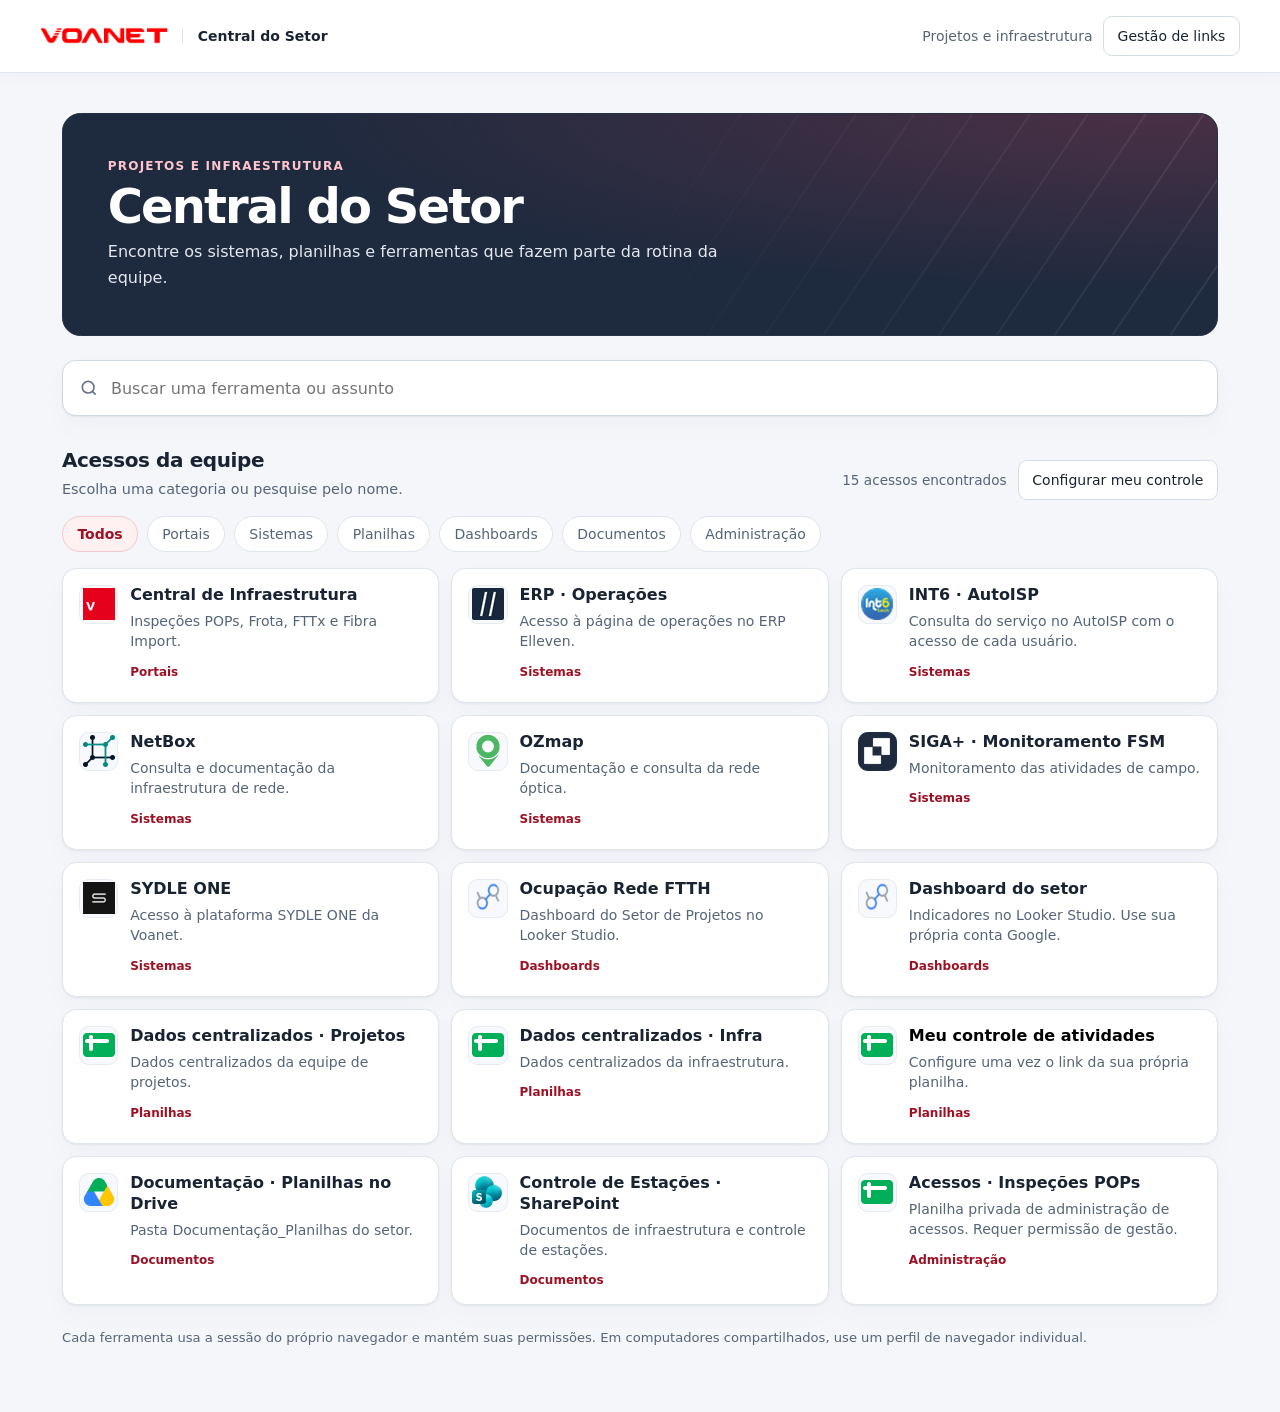
<file: public/central-setor/index.html>
<!doctype html>
<html lang="pt-BR"><head><meta charset="utf-8"><meta name="viewport" content="width=device-width,initial-scale=1"><meta name="theme-color" content="#f4f6fa"><title>VOANET | Central do Setor</title><link rel="icon" href="../icon-192.png"><style>
:root{--ink:#192332;--muted:#566478;--red:#b9142a;--line:#dfe5ec;--bg:#f4f6fa;--surface:#fff;--shadow:0 1px 2px #182a4510,0 10px 26px #182a4507;font-family:Inter,system-ui,-apple-system,'Segoe UI',sans-serif;color:var(--ink);background:var(--bg)}*{box-sizing:border-box}body{margin:0}button,input{font:inherit}button{cursor:pointer}a{color:inherit}.header{position:sticky;z-index:2;top:0;background:white;border-bottom:1px solid var(--line);box-shadow:0 3px 16px #182a4507}.bar{max-width:1500px;min-height:72px;margin:auto;padding:0 clamp(1rem,4vw,2.5rem);display:flex;align-items:center;gap:1rem}.brand{display:flex;align-items:center;gap:.9rem;text-decoration:none;font-weight:700;font-size:.875rem}.brand img{display:block;width:clamp(6rem,10vw,8rem);height:auto}.brand span{border-left:1px solid var(--line);padding-left:.9rem}.bar-note{margin-left:auto;color:var(--muted);font-size:.875rem}.shell{width:min(100%,1220px);margin:auto;padding:clamp(1rem,4vw,2.5rem) clamp(.85rem,4vw,2rem) 4rem}.hero{position:relative;isolation:isolate;overflow:hidden;padding:clamp(1.25rem,4vw,2.8rem);border:1px solid #263247;border-radius:1.15rem;background:radial-gradient(ellipse at 94% 0%,#4a3046,transparent 57%),#1e2a3e;color:#fff}.hero::after{content:"";position:absolute;z-index:-1;inset:0 0 0 46%;background:repeating-linear-gradient(124deg,transparent 0 24px,#fff2 25px 26px,transparent 27px 48px);mask-image:linear-gradient(90deg,transparent,#0009)}.eyebrow{font-size:.75rem;font-weight:750;letter-spacing:.1em;text-transform:uppercase;color:#ffc4cc}.hero h1{margin:.5rem 0;font-size:clamp(1.9rem,5vw,3rem);line-height:1.05;letter-spacing:-.04em}.hero p{margin:0;max-width:42rem;line-height:1.6;color:#e4e8ef}.searchwrap{position:relative;margin-top:1.5rem}.searchwrap svg{position:absolute;top:18px;left:17px;color:#64748b}.search{display:block;width:100%;height:56px;background:white;border:1px solid #cfd8e3;border-radius:.85rem;padding:0 1rem 0 3rem;outline:none;box-shadow:var(--shadow);color:var(--ink)}.search:focus{border-color:var(--red);box-shadow:0 0 0 3px #b9142a22}.section{margin-top:2rem}.section-heading{display:flex;justify-content:space-between;align-items:end;gap:1rem}.section h2{margin:0;font-size:1.25rem;letter-spacing:-.02em}.section p{margin:.4rem 0 0;color:var(--muted);font-size:.9rem;line-height:1.5}.counter{font-size:.85rem;color:var(--muted);white-space:nowrap}.filters{display:flex;gap:.55rem;flex-wrap:wrap;margin:1rem 0}.filters button{border:1px solid var(--line);border-radius:100px;padding:.55rem .9rem;background:white;color:var(--muted);font-size:.875rem}.filters button.active{background:#fff0f1;color:#9d1124;border-color:#f2c9cf;font-weight:700}.grid{display:grid;grid-template-columns:repeat(auto-fit,minmax(min(100%,18rem),1fr));gap:.75rem}.card{display:grid;grid-template-columns:auto 1fr;gap:.75rem;align-items:start;min-height:135px;padding:1rem;border:1px solid var(--line);border-radius:.9rem;box-shadow:var(--shadow);text-decoration:none;background:white}.card:hover{border-color:#c4909b;background:#fffafa}.icon{width:2.45rem;height:2.45rem;display:grid;place-items:center;border-radius:.6rem;background:#fff0f1;color:#9d1124;font-size:.75rem;font-weight:800}.icon{background:#f7f9fc;border:1px solid #e6ebf0}.icon img{display:block;width:32px;height:32px;object-fit:contain}.icon.icon-dark{background:#1e2a3e;border-color:#1e2a3e}.card strong{display:block;line-height:1.3}.card .desc{display:block;margin-top:.35rem;color:var(--muted);font-size:.875rem;line-height:1.45}.card .kind{display:inline-block;margin-top:.8rem;color:#9d1124;font-weight:700;font-size:.75rem}.empty{grid-column:1/-1;color:var(--muted);padding:2rem;text-align:center;border:1px dashed #cbd5e1;border-radius:.9rem}.footer{padding:1.4rem 0 0;color:var(--muted);font-size:.82rem;line-height:1.55}a:focus-visible,button:focus-visible{outline:3px solid var(--red);outline-offset:3px}@media(max-width:560px){.bar{min-height:64px}.bar-note{display:none}.section-heading{display:block}.counter{display:block;margin-top:.5rem}}
</style><link rel="stylesheet" href="central-ui.css?v=1"></head><body><header class="header"><div class="bar"><a class="brand" href="./"><img src="../voanet.png" width="1116" height="229" alt="VOANET"><span>Central do Setor</span></a><span class="bar-note">Projetos e infraestrutura</span><button class="ui-button" id="manage-open" type="button">Gestão de links</button><button class="ui-button" id="manage-exit" type="button" hidden>Sair da gestão</button></div></header><main class="shell"><section class="hero"><div class="eyebrow">Projetos e infraestrutura</div><h1>Central do Setor</h1><p>Encontre os sistemas, planilhas e ferramentas que fazem parte da rotina da equipe.</p></section><div class="searchwrap"><svg aria-hidden="true" width="20" height="20" viewBox="0 0 24 24" fill="none" stroke="currentColor" stroke-width="2"><circle cx="11" cy="11" r="7"></circle><path d="m16 16 4 4"></path></svg><input class="search" id="search" type="search" placeholder="Buscar uma ferramenta ou assunto" aria-label="Buscar acessos"></div><section class="section"><div class="section-heading"><div><h2>Acessos da equipe</h2><p>Escolha uma categoria ou pesquise pelo nome.</p></div><div class="section-actions"><span id="count" class="counter" role="status"></span><button class="ui-button" id="control-settings" type="button">Configurar meu controle</button></div></div><div class="filters" id="filters" aria-label="Filtrar por categoria"></div><div class="grid" id="grid"></div></section><div class="footer">Cada ferramenta usa a sessão do próprio navegador e mantém suas permissões. Em computadores compartilhados, use um perfil de navegador individual.</div></main>
<dialog id="control-dialog" class="ui-dialog" aria-labelledby="control-title"><form id="control-form">
<div class="dialog-heading"><h2 id="control-title">Meu controle de atividades</h2><button class="close-button" type="button" data-close="control-dialog" aria-label="Fechar">×</button></div>
<p>Cole o link do seu controle no Google Planilhas. Ele fica salvo somente neste perfil de navegador.</p>
<label class="ui-field">Link da minha planilha<input id="control-url" type="url" placeholder="https://docs.google.com/spreadsheets/d/..." required></label>
<p id="control-error" class="ui-error" role="alert" hidden></p><div class="dialog-actions"><button class="ui-button" type="button" data-close="control-dialog">Cancelar</button><button class="ui-button primary" type="submit">Salvar e abrir meu controle</button></div>
</form></dialog>
<dialog id="manage-dialog" class="ui-dialog manager-dialog" aria-labelledby="manage-title">
<div class="dialog-heading"><div><h2 id="manage-title">Links da gestão</h2><p>Os links deste catálogo ficam visíveis somente à Gestão conectada.</p></div><button class="close-button" type="button" data-close="manage-dialog" aria-label="Fechar">×</button></div>
<form id="manager-login"><label class="ui-field">Chave individual de gestão<input id="manager-key" type="password" autocomplete="off" required></label><p>Use a mesma chave individual do Portal de Infraestrutura.</p><button class="ui-button primary" type="submit">Entrar na gestão</button></form>
<div id="manager-panel" hidden><div class="manager-account"><span id="manager-user"></span><button class="ui-button" id="manager-refresh" type="button">Atualizar lista</button></div>
<form id="link-form"><h3 id="link-form-title">Adicionar link</h3><div class="form-grid"><label class="ui-field">Nome<input id="link-name" maxlength="100" required></label><label class="ui-field">Categoria<select id="link-category"></select></label></div><label class="ui-field">Endereço<input id="link-url" type="url" placeholder="https://..." required></label><label class="ui-field">Descrição<input id="link-description" maxlength="240"></label><div class="icon-upload"><img id="icon-preview" alt="Prévia do ícone" hidden width="48" height="48"><div><label class="ui-field">Ícone (opcional)<input id="link-icon-file" type="file" accept="image/png,image/jpeg,image/webp"></label><p>PNG, JPG ou WebP, até 2 MB. Sem imagem, será usado o ícone do site.</p><button class="ui-button" id="icon-clear" type="button">Usar ícone do site</button></div></div><label class="check-field"><input id="link-icon-dark" type="checkbox">Usar fundo escuro no ícone</label><div class="dialog-actions"><button class="ui-button" id="link-cancel" type="button">Limpar formulário</button><button class="ui-button primary" id="link-save" type="submit">Adicionar link</button></div></form>
<div class="managed-heading"><h3>Catálogo da gestão</h3><label class="check-field"><input id="show-archived" type="checkbox">Mostrar arquivados</label></div><div id="managed-list"></div>
</div><p id="manager-message" class="manager-message" role="status"></p></dialog>
<script src="../config.js?v=links-1"></script><script src="app.js?v=1"></script></body></html>
</file>
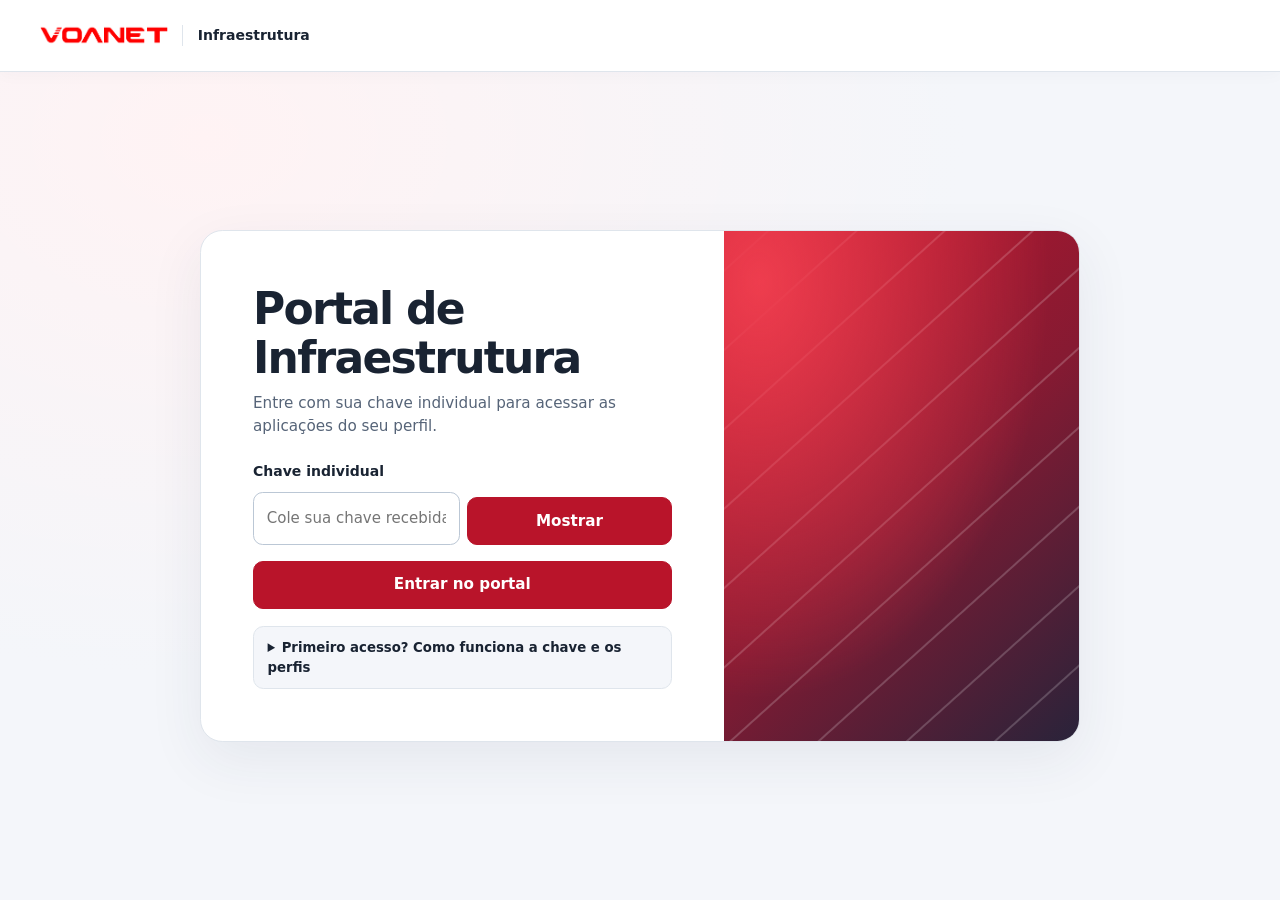
<file: public/frota/index.html>
<!DOCTYPE html>
<html lang="pt-BR"><head><meta charset="UTF-8"><meta name="viewport" content="width=device-width,initial-scale=1"><title>VOANET · Frota Infra</title>
<style>
:root{--bg:#f7f8fa;--card:#fff;--ink:#1f2328;--muted:#616b75;--line:#e6e8ec;--accent:#ed1c24;--nav:#171a1f;--success:#198754;--warn:#b7791f;--danger:#b42318;--shadow:0 5px 24px rgba(23,48,77,.08)}
*{box-sizing:border-box}body{margin:0;font:14px/1.5 Inter,system-ui,-apple-system,Segoe UI,sans-serif;color:var(--ink);background:var(--bg)}button,input,select,textarea{font:inherit}button{cursor:pointer}a{color:var(--accent)}.app{display:flex;min-height:100vh}.sidebar{width:247px;background:var(--nav);color:#fff;padding:24px 13px;position:sticky;top:0;height:100vh;flex-shrink:0}.brand{display:flex;flex-direction:column;gap:10px;align-items:flex-start;padding:5px 10px 24px;font-weight:800;font-size:20px}.brand img{width:190px;height:auto;display:block;max-width:100%}.brand small{display:block;font-size:10px;letter-spacing:1.2px;color:#ffd5d7;font-weight:700;text-transform:uppercase}.nav{display:flex;flex-direction:column;gap:5px}.nav button{background:transparent;color:#d9dce1;text-align:left;border:1px solid transparent;border-radius:9px;padding:12px 14px;display:flex;align-items:center;gap:12px}.nav button:hover,.nav button.active{background:#351518;color:white;border-color:#5b1f24;box-shadow:inset 3px 0 0 var(--accent)}.nav .ic{font-size:18px;min-width:24px}.sidebar-bottom{position:absolute;bottom:25px;left:22px;right:22px;color:#b5bbc3;font-size:11px}.content{flex:1;min-width:0;padding:30px clamp(16px,3vw,52px);max-width:1550px;margin:0 auto}.top{display:flex;align-items:center;justify-content:space-between;gap:16px;margin-bottom:25px}.eyebrow{font-size:11px;letter-spacing:1.2px;font-weight:800;color:#b42318;text-transform:uppercase}.top h1{font-size:28px;line-height:1.2;margin:4px 0}.sub{color:var(--muted)}.right{display:flex;gap:9px;flex-wrap:wrap}.btn{background:var(--accent);color:white;border:1px solid var(--accent);border-radius:9px;padding:9px 15px;font-weight:650}.btn:hover{filter:brightness(.94)}.btn.secondary{background:#fff;color:var(--accent);border-color:#efb0b4}.btn.danger{background:#fff;color:var(--danger);border-color:#efc0bc}.btn.small{padding:6px 10px;font-size:12px}.btn:disabled{opacity:.48;cursor:not-allowed}.metrics{display:grid;grid-template-columns:repeat(4,minmax(0,1fr));gap:15px;margin-bottom:20px}.metric,.panel{background:var(--card);border:1px solid var(--line);border-radius:14px;box-shadow:var(--shadow)}.metric{padding:22px}.metric strong{font-size:29px;display:block;margin:6px 0 0}.metric span{color:var(--muted)}.layout2{display:grid;grid-template-columns:1.4fr 1fr;gap:18px}.panel{padding:22px;margin-bottom:18px}.panel h2{font-size:17px;margin:0 0 14px}.panel h3{font-size:14px;margin:0 0 12px}.flex{display:flex;gap:10px;align-items:center;flex-wrap:wrap}.between{justify-content:space-between}.form-grid{display:grid;grid-template-columns:repeat(2,minmax(0,1fr));gap:14px}.form-grid .wide{grid-column:1/-1}label{display:flex;flex-direction:column;gap:5px;font-size:12px;color:#506177;font-weight:700}input,select,textarea{border:1px solid #cbd6e4;background:white;border-radius:8px;color:var(--ink);padding:10px;width:100%;min-width:0}textarea{min-height:76px;resize:vertical}.help{color:var(--muted);font-size:12px}.pill{border-radius:99px;font-size:11px;font-weight:750;padding:4px 9px;background:#eef2f7;color:#56667a;display:inline-block}.pill.green{background:#e5f6ee;color:#117b52}.pill.red{background:#fce9e9;color:#a63239}.pill.yellow{background:#fff4da;color:#95610d}.pill.blue{background:#e7f1ff;color:#1857a1}.table-wrap{overflow:auto}table{width:100%;border-collapse:collapse;font-size:13px}th,td{text-align:left;border-bottom:1px solid var(--line);padding:12px 9px;vertical-align:middle}th{font-size:11px;color:#607187;text-transform:uppercase;letter-spacing:.4px}tr:last-child td{border:0}.empty{text-align:center;padding:50px 15px;color:#73869d}.empty b{display:block;color:var(--ink);margin-bottom:5px}.card-row{display:flex;align-items:center;justify-content:space-between;gap:12px;padding:13px;border-bottom:1px solid var(--line)}.card-row:last-child{border:0}.tabs{display:flex;gap:8px;overflow:auto;padding-bottom:10px;margin-bottom:9px}.tabs button{background:white;border:1px solid var(--line);border-radius:22px;padding:7px 12px;white-space:nowrap;color:#51647c}.tabs button.active{background:var(--accent);border-color:var(--accent);color:white}.check-row{display:grid;grid-template-columns:minmax(0,1fr) 290px;gap:14px;align-items:center;padding:12px 0;border-bottom:1px solid #e8edf4}.check-row:last-child{border:0}.check-row select{padding:7px}.image-preview{height:110px;max-width:200px;object-fit:cover;border:1px solid var(--line);border-radius:8px;margin-top:7px}.photo-icon{font-size:23px}.section-label{background:#f0f5fa;border-radius:8px;padding:9px 12px;font-weight:800;margin:20px 0 6px}.banner{background:#fff6df;border:1px solid #f2dba3;color:#80540c;padding:12px 15px;border-radius:10px;font-size:13px;margin-bottom:20px}.banner.blue{background:#edf5ff;border-color:#cbdff8;color:#2b527b}.small-muted{font-size:11px;color:var(--muted)}.alert{border-left:3px solid var(--warn);padding:10px 12px;background:#fff9e8;border-radius:6px;margin:8px 0}.bar{height:12px;background:#e8edf4;border-radius:20px;overflow:hidden;display:flex}.bar span{height:100%}.modalwrap{position:fixed;inset:0;background:#0d2137b0;display:flex;align-items:center;justify-content:center;padding:16px;z-index:20}.modal{background:#fff;border-radius:16px;width:min(750px,100%);max-height:93vh;overflow:auto;padding:25px;box-shadow:0 12px 60px #0004}.modal h2{margin:0 0 14px}.close{float:right;border:0;background:#ecf1f7;border-radius:7px;padding:6px 11px}.muted-bg{background:#f4f7fa;border:1px solid #e3eaf2;padding:12px;border-radius:9px}.space{margin-top:16px}.hide{display:none!important}.danger-text{color:var(--danger)}@media(max-width:1050px){.metrics{grid-template-columns:repeat(2,1fr)}.layout2{grid-template-columns:1fr}.sidebar{width:77px;padding:20px 8px}.brand{justify-content:center;padding:6px 0 28px}.brand span,.nav .nav-text,.sidebar-bottom{display:none}.nav button{justify-content:center;padding:12px 4px}.nav .ic{font-size:23px}}
@media(max-width:640px){.app{display:block}.sidebar{position:fixed;top:auto;bottom:0;height:64px;width:100%;z-index:10;padding:5px;background:var(--nav)}.brand,.sidebar-bottom{display:none}.nav{flex-direction:row;justify-content:space-around;overflow-x:auto}.nav button{min-width:48px;padding:8px}.nav .ic{font-size:22px}.content{padding:19px 12px 90px}.top h1{font-size:22px}.top{align-items:flex-start}.metrics{gap:9px}.metric{padding:14px}.metric strong{font-size:24px}.panel{padding:15px}.form-grid{grid-template-columns:1fr}.check-row{grid-template-columns:1fr;gap:5px}.modal{padding:16px}.right{gap:5px}.right .btn{padding:7px 10px}}

/* VOANET V2.3 — refinamento visual, sem alterar os fluxos de negócio. */
:root{--accent:#c91c27;--nav:#202126;--bg:#f6f7f9;--ink:#20242b;--muted:#5e6672;--line:#dfe2e7;--shadow:0 3px 15px #20242b0a}
.brand{padding:6px 10px 24px;gap:12px}.brand img{background:#fff;border-radius:8px;padding:9px;width:100%;max-width:205px}.brand small{color:#dadce1;letter-spacing:.8px;font-size:10px}.sidebar{overflow-y:auto}.sidebar-bottom{position:static;margin:28px 10px 12px;color:#bfc3cb}.nav button.active{background:#48252a;border-color:#633137;box-shadow:inset 3px 0 0 #f5424a}.nav button:hover{background:#34353d}.btn{min-height:40px;transition:background .12s,border-color .12s}.btn:hover{background:#aa1520;border-color:#aa1520;filter:none}.btn.secondary{color:#343943;border-color:#d1d5dc;background:#fff}.btn.secondary:hover{color:#a91520;border-color:#c91c27;background:#fff4f4}.btn.danger{color:#a12222;border-color:#e9b8b8;background:#fff}.btn.danger:hover{background:#fceaea;border-color:#a12222}.btn.small{min-height:34px}.btn:disabled{opacity:.5}.btn:focus-visible,.nav button:focus-visible,.tabs button:focus-visible,.close:focus-visible{outline:3px solid #ad1823;outline-offset:3px}.nav button:focus-visible{outline-color:#ffafb2}input:focus,select:focus,textarea:focus{outline:2px solid #c91c27;outline-offset:1px}.panel,.metric{border-radius:12px}.metric{border-top:3px solid #c91c27}.metric strong{font-variant-numeric:tabular-nums}.section-label{background:#f5f5f6;border-left:3px solid #c91c27;color:#343943}.banner.blue{background:#f1f2f5;color:#424b58;border-color:#d9dce2}.eyebrow{color:#a91520}.mobile-brand{display:none}.top h1{letter-spacing:-.5px}.tabs button.active{border-color:#c91c27;background:#c91c27}.empty{color:#626c79}th{background:#f6f7f9;color:#535c68}.modalwrap{background:#171a21a8}.modal{border-top:4px solid #c91c27}.close{background:#f1f2f4}.pill.red{background:#fce8e8;color:#9c2027}.pill.yellow{background:#fff3d9;color:#805109}.pill.green{background:#e4f4eb;color:#106a47}
@media(max-width:1050px){.brand{padding:3px 0 22px}.brand img{padding:4px;width:60px}.brand small{display:none}.mobile-brand{display:block;width:124px;height:auto;margin-bottom:12px}.sidebar-bottom{display:none}}
@media(max-width:640px){.sidebar{overflow:visible}.nav{justify-content:flex-start}.nav button{flex:0 0 48px}.top{flex-wrap:wrap}.mobile-brand{width:130px}.metric{padding:13px}.btn{min-height:44px}.btn.small{min-height:40px}.top .right{width:100%}.top .right .btn{flex:1}.content{padding-bottom:90px}.modal{max-height:90vh}}
@media(prefers-reduced-motion:reduce){*{transition:none!important}}
</style><script>(function(){try{var t=localStorage.getItem('voanet_theme');if(!t&&window.matchMedia&&matchMedia('(prefers-color-scheme:dark)').matches)t='dark';if(t==='dark')document.documentElement.dataset.theme='dark';}catch(_){}})();</script><link rel="stylesheet" href="../portal.css?v=__BUILD_ID__"><link rel="stylesheet" href="./fleet-layout.css?v=__BUILD_ID__"><link rel="stylesheet" href="../dark-theme.css?v=__BUILD_ID__"><link rel="icon" type="image/png" sizes="192x192" href="../icon-192.png?v=__BUILD_ID__">
<script>
  if(window.parent===window){
    const portal=new URL('../',location.href);
    portal.searchParams.set('modulo','frota');
    portal.hash=location.hash;
    location.replace(portal);
  }
</script>
</head><body class="portal-fleet portal-embedded">
<div id="root"></div>
<script src="../config.js?v=__BUILD_ID__"></script>
<script>
'use strict';
const CHECK_GROUPS = [
 ['Pneus e rodas',['Pneus dianteiros','Pneus traseiros','Estepe','Rodas e fixação']],
 ['Iluminação',['Faróis','Setas e pisca-alerta','Lanternas e luzes de freio','Luz de ré']],
 ['Segurança e mecânica',['Freios','Direção','Painel e alertas','Vazamentos e fluidos','Cintos de segurança','Limpadores de para-brisa']],
 ['Conservação',['Lataria e para-choques','Vidros e retrovisores','Conservação interna','Ar-condicionado','Limpeza geral']],
 ['Equipamentos e documentos',['Macaco, chave de roda e triângulo','Ferramentas e acessórios','Fixação de escadas e carga','CRLV-e disponível','Cartão de abastecimento disponível','Chaves e acessórios conferidos']]
];
const fresh=()=>({vehicles:[],drivers:[],inspections:[],issues:[],handovers:[],settings:{weeklyDay:1},version:4,audit:[]});
let state=fresh(),page='dashboard',editId=null, draft={}, checkStatuses={},pendingPhotos={},activeVehicle=null;
const $=id=>document.getElementById(id), h=s=>String(s??'').replace(/[&<>"']/g,c=>({'&':'&amp;','<':'&lt;','>':'&gt;','"':'&quot;',"'":'&#39;'}[c]));
const uid=()=>globalThis.crypto?.randomUUID?.()||String(Date.now())+Math.random().toString(16).slice(2);
const today=()=>{let d=new Date();return `${d.getFullYear()}-${String(d.getMonth()+1).padStart(2,'0')}-${String(d.getDate()).padStart(2,'0')}`};
const displayDate=s=>s?new Date(s+'T12:00:00').toLocaleDateString('pt-BR'):'—';
const daysBetween=(a,b)=>Math.round((new Date(b+'T12:00:00')-new Date(a+'T12:00:00'))/86400000);
const vehicle=id=>state.vehicles.find(x=>x.id===id);
const driver=id=>state.drivers.find(x=>x.id===id);
const pill=(t,c='')=>`<span class="pill ${c}">${h(t)}</span>`;
const fileInput=(id,label,existing)=>`<label>${label}<input type="file" id="${id}" accept="image/*,application/pdf"><span class="small-muted">${existing?'Arquivo anexado. Escolha outro para substituir.':'PDF ou foto; armazenamento restrito no Drive.'}</span></label>${existing?.startsWith('data:image/')?`<img class="image-preview" src="${fleetMedia(existing)}">`:''}`;
const f=(id,label,value='',type='text',extra='')=>`<label>${label}<input id="${id}" type="${type}" value="${h(value)}" ${extra}></label>`;
const opts=(arr,chosen,placeholder='Selecione')=>`<option value="">${placeholder}</option>`+arr.map(x=>`<option value="${h(x.id)}" ${x.id===chosen?'selected':''}>${h(x.name)}</option>`).join('');
function notify(msg){let n=document.createElement('div');n.textContent=msg;n.style='position:fixed;right:16px;bottom:78px;background:#11253e;color:white;padding:12px 18px;z-index:50;border-radius:10px;max-width:380px;box-shadow:0 8px 32px #0003';document.body.append(n);setTimeout(()=>n.remove(),3200)}
const menu=[
  ['dashboard','▦','Dashboard'],['vehicles','▣','Veículos'],['drivers','♙','Condutores'],
  ['inspections','✓','Checklists'],['issues','!','Avarias'],['handovers','⇄','Devoluções'],
  ['reports','▤','Relatórios'],['audit','◷','Auditoria'],['settings','⚙︎','Configurações']
];
const fleetPages={
  dashboard:['Painel da Infraestrutura','Acompanhe a disponibilidade dos veículos e as pendências da frota.',
    '+ Novo checklist',"go('inspections');inspectionModal()"],
  vehicles:['Veículos cadastrados','Consulte a situação de cada veículo e acesse sua ficha.',
    '+ Veículo','vehicleModal()'],
  drivers:['Condutores e CNH','Consulte o cadastro e a validade dos documentos.',
    '+ Condutor','driverModal()'],
  inspections:['Checklists veiculares','Revise as condições dos veículos e o histórico de vistorias.',
    '+ Checklist','inspectionModal()'],
  issues:['Avarias e pendências','Acompanhe os registros de avaria e as soluções aplicadas.'],
  handovers:['Entrega e devolução','Registre e confirme a transferência de responsabilidade pelos veículos.',
    '+ Devolução / Entrega','handoverModal()'],
  reports:['Histórico e relatórios','Consulte os checklists e exporte seus registros.'],
  audit:['Histórico de gravações','Veja as revisões registradas no cadastro da Frota.'],
  settings:['Configurações e dados','Gerencie os dados da Frota e o endereço usado nos códigos QR.']
};
function go(p){
  const fromNavigation=document.activeElement?.matches('.nav button, #fleet-section');
  page=p;editId=null;draft={};checkStatuses={};pendingPhotos={};
  render();
  if(fromNavigation){
    const section=$('fleet-section');
    (section.getClientRects().length?section:document.querySelector('.nav [aria-current="page"]'))?.focus({preventScroll:true});
  }
  scrollTo(0,0);
}
function render(){
  const [title,description,action,handler]=fleetPages[page];
  const navButton=([id,ic,name])=>`<button class="${page===id?'active':''}" ${page===id?'aria-current="page"':''}
    onclick="go('${id}')" title="${name}"><span class="ic" aria-hidden="true">${ic}</span><span class="nav-text">${name}</span></button>`;
  $('root').innerHTML=`<div class="app">
    <aside class="sidebar">
      <nav class="nav" aria-label="Seções da Frota">
        <div class="fleet-nav-group">${navButton(menu[0])}</div>
        <div class="fleet-nav-group"><p>Operação</p>${menu.slice(1,6).map(navButton).join('')}</div>
        <div class="fleet-nav-group"><p>Gestão</p>${menu.slice(6).map(navButton).join('')}</div>
      </nav>
      <label class="fleet-section-select" for="fleet-section">Seção da Frota
        <select id="fleet-section" onchange="go(this.value)">
          ${menu.map(([id,,name])=>`<option value="${id}" ${page===id?'selected':''}>${name}</option>`).join('')}
        </select>
      </label>
    </aside>
    <main class="content">
      <header class="top ${page==='dashboard'?'fleet-hero':''}">
        <div class="top-heading"><h1>${title}</h1><p class="sub">${description}</p></div>
        ${action?`<div class="right"><button class="btn" onclick="${handler}">${action}</button></div>`:''}
      </header>
      <section id="main"></section>
    </main>
  </div><div id="overlay"></div>`;
  const screens={dashboard:dashboardScreen,vehicles:vehiclesScreen,drivers:driversScreen,inspections:inspectionsScreen,
    issues:issuesScreen,handovers:handoversScreen,reports:reportsScreen,audit:auditScreen,settings:settingsScreen};
  screens[page]();
}
function lastPeriodic(id){
  let latest;
  for(const inspection of state.inspections){
    if(inspection.vehicleId===id&&(inspection.type==='semanal'||inspection.type==='quinzenal')&&
      (!latest||inspection.date>latest.date))latest=inspection;
  }
  return latest;
}
function inspectionStatus(v){let last=lastPeriodic(v.id);if(!last)return ['Sem inspeção','red'];let elapsed=daysBetween(last.date,today());if(elapsed>15)return ['Atrasado','red'];if(elapsed>7)return last.extended?['Prazo excepcional','yellow']:['Atrasado','red'];return ['Em dia','green']}
function licenseStatus(d){if(!d.expiry)return ['Sem validade','red'];let n=daysBetween(today(),d.expiry);return n<0?['Vencida*','red']:n<=30?['Até 30 dias','yellow']:n<=60?['Até 60 dias','yellow']:['Cadastrada','green']}
function fleetDashboardLinks(items){
  return `<ul class="fleet-dashboard-list fleet-dashboard-links">
    ${items.map(([label,count,tone,screen])=>`<li><button type="button" onclick="go('${screen}')">
      <span>${label}</span>${pill(count,count?tone:'')}<span class="fleet-row-arrow" aria-hidden="true">›</span>
    </button></li>`).join('')}
  </ul>`;
}
function dashboardScreen(){
  const countStatus=status=>state.vehicles.filter(v=>v.status===status).length;
  const metrics=[
    ['Veículos cadastrados',state.vehicles.length,'total'],
    ['Em utilização',countStatus('Em utilização'),'active'],
    ['Disponíveis',countStatus('Disponível'),'available'],
    ['Indisponíveis',countStatus('Indisponível'),'unavailable']
  ];
  const checks=state.vehicles.map(vehicle=>({vehicle,status:inspectionStatus(vehicle)}));
  const pending=[
    ['Checklists sem situação regular',checks.filter(x=>x.status[1]==='red').length,'red','inspections'],
    ['Avarias abertas',state.issues.filter(i=>i.status!=='Resolvida').length,'yellow','issues'],
    ['CNHs com alerta cadastral',state.drivers.filter(d=>licenseStatus(d)[1]!=='green').length,'yellow','drivers'],
    ['Devoluções aguardando confirmação',state.handovers.filter(x=>!x.confirmed).length,'blue','handovers']
  ];
  const preventive=[
    ['Revisões próximas ou vencidas',state.vehicles.filter(reviewAlert).length,'yellow','vehicles'],
    ['Licenciamento próximo / pendente',state.vehicles.filter(v=>!v.licenseDate||daysBetween(today(),v.licenseDate)<=30).length,'yellow','vehicles'],
    ['Plano de ação vencido',state.issues.filter(x=>x.status!=='Resolvida'&&x.due&&x.due<today()).length,'yellow','issues'],
    ['Veículos sem condutor',state.vehicles.filter(v=>!v.driverId).length,'yellow','vehicles']
  ];
  $('main').innerHTML=`<dl class="metrics fleet-metrics">
    ${metrics.map(([label,value,tone])=>`<div class="metric fleet-metric-${tone}"><dt>${label}</dt><dd>${value}</dd></div>`).join('')}
  </dl>
  <div class="fleet-dashboard-grid">
    <section class="panel fleet-pending">
      <h2>Pendências internas</h2>
      ${fleetDashboardLinks(pending)}
      <p class="help">* CNH vencida sinaliza a necessidade de conferência cadastral.</p>
    </section>
    <section class="panel fleet-agenda">
      <h2>Agenda de inspeções</h2>
      ${checks.length?`<ul class="fleet-dashboard-list">${checks.map(({vehicle:v,status})=>`<li class="card-row"><div>
        <b>${h(v.plate)} <span class="fleet-row-model">${h(v.model)}</span></b>
        <div class="help">Último checklist periódico · ${displayDate(lastPeriodic(v.id)?.date)}</div>
      </div>${pill(...status)}</li>`).join('')}</ul>`
        :`<div class="empty">
          <b>Nenhum veículo cadastrado</b>
          <button type="button" class="btn secondary small" onclick="go('vehicles');vehicleModal()">Cadastrar veículo</button>
        </div>`}
    </section>
    <section class="panel fleet-preventive">
      <h2>Controle preventivo e documental</h2>
      ${fleetDashboardLinks(preventive)}
    </section>
    <section class="panel fleet-movements">
      <div class="fleet-panel-heading">
        <h2>Movimentações recentes</h2>
        <button class="btn secondary small" onclick="go('handovers')">Ver devoluções</button>
      </div>
      ${state.handovers.length?`<ul class="fleet-dashboard-list">${state.handovers.slice().reverse().slice(0,5).map(item=>`
        <li class="card-row"><div><b>${h(vehicle(item.vehicleId)?.plate||'Veículo removido')}</b>
          <div class="help">${h(item.reason)} · ${displayDate(item.date)}</div>
        </div>${pill(item.confirmed?'Recebido':'Aguardando',item.confirmed?'green':'yellow')}</li>`).join('')}</ul>`
        :'<p class="help">Nenhuma entrega ou devolução registrada.</p>'}
    </section>
  </div>`;
}
const fleetSearchText=value=>String(value??'').normalize('NFD').replace(/[\u0300-\u036f]/g,'').toLowerCase();
function vehiclesScreen(){
  const statuses=[...new Set(state.vehicles.map(v=>v.status).filter(Boolean))];
  $('main').innerHTML=`<div class="panel"><h2>Cadastro e situação da frota</h2>
    <div class="fleet-filters">
      <label>Buscar veículo<input type="search" id="vehicle-search" placeholder="Placa, modelo, equipe ou condutor"></label>
      <label><span id="vehicle-status-label">Situação</span><select id="vehicle-status-filter" aria-labelledby="vehicle-status-label"><option value="">Todas</option>
        ${statuses.map(status=>`<option>${h(status)}</option>`).join('')}</select></label>
      <p id="vehicle-filter-count" class="help" role="status"></p>
    </div>
  </div><div id="vehicle-rows" class="fleet-vehicle-grid"></div>`;
  const search=$('vehicle-search'),status=$('vehicle-status-filter');
  const vehicles=state.vehicles.map(v=>{
    const name=driver(v.driverId)?.name;
    return {v,name,text:fleetSearchText([v.plate,v.model,v.team,name,v.asset].filter(Boolean).join(' '))};
  });
  function showVehicles(){
    const query=fleetSearchText(search.value.trim());
    const matches=vehicles.filter(({v,text})=>(!status.value||v.status===status.value)&&text.includes(query));
    $('vehicle-filter-count').textContent=`${matches.length} de ${vehicles.length} veículos`;
    $('vehicle-rows').innerHTML=matches.map(({v,name})=>`<article class="panel fleet-vehicle">
      <header>
        <div><h3>${h(v.plate)}</h3><p class="fleet-vehicle-model">${h(v.model)}</p></div>
        ${pill(v.status,v.status==='Disponível'?'green':v.status==='Indisponível'?'red':'blue')}
      </header>
      <dl class="fleet-vehicle-facts">
        <div><dt>Equipe / responsável</dt><dd>${h(v.team||'—')}</dd><dd class="help">${h(name||'Sem condutor')}</dd></div>
        <div><dt>Checklist</dt><dd>${pill(...inspectionStatus(v))}</dd></div>
      </dl>
      <div class="flex">
        <button class="btn secondary small" onclick="vehicleDetail('${v.id}')">Ficha</button>
        <button class="btn secondary small" onclick="vehicleModal('${v.id}')">Editar</button>
      </div>
    </article>`).join('')||`<div class="panel fleet-vehicle-empty">
      <div class="empty"><b>${vehicles.length?'Nenhum veículo corresponde aos filtros.':'Nenhum veículo cadastrado.'}</b>
      ${vehicles.length?'':'<button class="btn secondary small" onclick="vehicleModal()">Cadastrar veículo</button>'}</div>
      </div>`;
  }
  search.addEventListener('input',showVehicles);
  status.addEventListener('change',showVehicles);
  showVehicles();
}
function vehicleModal(id){let v=id?vehicle(id):{};openModal(`<h2>${id?'Editar':'Cadastrar'} veículo</h2><div class="form-grid">${f('v_plate','Placa *',v.plate||'')}${f('v_model','Modelo / versão *',v.model||'')}${f('v_year','Ano',v.year||'','number')}${f('v_asset','Patrimônio / prefixo',v.asset||'')}${f('v_km','Quilometragem',v.km||'','number')}${f('v_team','Equipe / setor',v.team||'Infraestrutura')}<label>Condutor atual<select id="v_driver">${opts(state.drivers,v.driverId,'Sem condutor')}</select></label><label>Situação<select id="v_status">${['Em utilização','Disponível','Indisponível','Aguardando recebimento'].map(x=>`<option ${v.status===x?'selected':''}>${x}</option>`).join('')}</select></label><div class="wide">${fileInput('v_crlv','CRLV-e (foto / PDF)',v.crlv)}</div><div class="wide">${fileInput('v_card','Cartão de abastecimento — não fotografe números completos ou códigos',v.card)}</div>${f('v_cardVendor','Operadora / cartão (identificação não sensível)',v.cardVendor||'')} ${f('v_crlvYear','Exercício do CRLV',v.crlvYear||'')}${f('v_reviewDate','Próxima revisão (data)',v.reviewDate||'','date')}${f('v_reviewKm','Próxima revisão (km)',v.reviewKm||'','number','min="0"')}${f('v_licenseDate','Prazo do licenciamento',v.licenseDate||'','date')}<label>Inventário de acessórios<textarea id="v_inventory">${h(v.inventory||'')}</textarea></label><label class="wide">Observações<textarea id="v_notes">${h(v.notes||'')}</textarea></label></div><div class="flex space"><button class="btn" onclick="saveVehicle('${id||''}')">Salvar veículo</button><button class="btn secondary" onclick="closeModal()">Cancelar</button></div>`)}
async function saveVehicle(id){let plate=$('v_plate').value.trim().toUpperCase(),model=$('v_model').value.trim();if(!plate||!model)return notify('Informe placa e modelo.');if(state.vehicles.some(v=>v.plate===plate&&v.id!==id))return notify('Essa placa já está cadastrada.');try{let old=id?vehicle(id):{},crlv=await imageFromInput('v_crlv',old.crlv),card=await imageFromInput('v_card',old.card);let data={...old,id:id||uid(),plate,model,year:$('v_year').value,asset:$('v_asset').value,km:$('v_km').value,team:$('v_team').value,driverId:$('v_driver').value,status:$('v_status').value,crlv,card,cardVendor:$('v_cardVendor').value,crlvYear:$('v_crlvYear').value,reviewDate:$('v_reviewDate').value,reviewKm:$('v_reviewKm').value,licenseDate:$('v_licenseDate').value,inventory:$('v_inventory').value,notes:$('v_notes').value};if(id)state.vehicles=state.vehicles.map(v=>v.id===id?data:v);else state.vehicles.push(data);await save();closeModal();render();notify('Veículo salvo.')}catch(e){notify('Erro ao salvar: '+e.message)}}
function vehicleDetail(id){let v=vehicle(id);openModal(`<h2>${h(v.plate)} · ${h(v.model)}</h2><p>Equipe: ${h(v.team||'—')} · Condutor: ${h(driver(v.driverId)?.name||'Não vinculado')} · KM: ${h(v.km||'—')}</p><p>Checklist: ${pill(...inspectionStatus(v))} · Situação: ${pill(v.status)}</p><h3>Manutenção e inventário</h3><p>Próxima revisão: ${displayDate(v.reviewDate)} / ${h(v.reviewKm||'—')} km · Licenciamento: ${displayDate(v.licenseDate)}</p><p>${h(v.inventory||'Inventário não cadastrado')}</p><h3>Pendências e movimentações</h3>${state.issues.filter(x=>x.vehicleId===id).map(x=>`<p>${h(x.item)} · ${h(x.status)} · ${h(x.priority||'Não classificada')}</p>`).join('')}${state.handovers.filter(x=>x.vehicleId===id).map(x=>`<p>${displayDate(x.date)} · ${h(x.reason)} · ${h(x.from)}</p>`).join('')}<h3>Documentos registrados</h3><p>CRLV: ${v.crlv?'Anexo presente':'Não anexado'} · Cartão de abastecimento: ${v.card?'Anexo presente':'Não anexado'}</p>${v.crlv?.startsWith('data:image/')?`<img class="image-preview" src="${fleetMedia(v.crlv)}">`:''}${v.card?.startsWith('data:image/')?`<img class="image-preview" src="${fleetMedia(v.card)}">`:''}<h3 class="space">Histórico de inspeções</h3>${state.inspections.filter(i=>i.vehicleId===id).sort((a,b)=>b.date.localeCompare(a.date)).map(i=>`<div class="card-row"><span>${displayDate(i.date)} · ${h(i.type)}</span><button class="btn secondary small" onclick="printInspection('${i.id}')">PDF / Imprimir</button></div>`).join('')||'<div class="help">Nenhum checklist realizado.</div>'}<div class="flex space"><button class="btn secondary" onclick="vehicleModal('${id}')">Editar cadastro</button><button class="btn" onclick="closeModal();go('inspections');inspectionModal('${id}')">Novo checklist</button></div>`)}
function driversScreen(){$('main').innerHTML=`<div class="panel"><h2>Motoristas e validade da CNH</h2><div class="table-wrap"><table><thead><tr><th>Condutor</th><th>CNH</th><th>Categoria</th><th>Validade</th><th>Alerta</th><th>Ações</th></tr></thead><tbody>${state.drivers.map(d=>`<tr><td><b>${h(d.name)}</b><div class="help">${h(d.employee||'')}</div></td><td>${d.license?'••••'+h(d.license.slice(-3)):'—'}</td><td>${h(d.category||'—')}</td><td>${displayDate(d.expiry)}</td><td>${pill(...licenseStatus(d))}</td><td><button class="btn secondary small" onclick="driverModal('${d.id}')">Editar</button></td></tr>`).join('')||'<tr><td colspan="6" class="empty">Nenhum condutor cadastrado.</td></tr>'}</tbody></table></div><p class="help">Validade é um alerta cadastral. A gestão deve conferir também categoria, autenticidade, eventuais restrições e normas aplicáveis.</p></div>`}
function driverModal(id){let d=id?driver(id):{};openModal(`<h2>${id?'Editar':'Cadastrar'} condutor</h2><div class="form-grid">${f('d_name','Nome do motorista *',d.name||'')}${f('d_employee','Matrícula / identificação',d.employee||'')}${f('d_license','Número da CNH',d.license||'')}<label>Categoria<select id="d_category">${['','A','B','AB','C','D','E','AC','AD','AE'].map(x=>`<option ${d.category===x?'selected':''}>${x}</option>`).join('')}</select></label>${f('d_expiry','Validade da CNH',d.expiry||'','date')}<label>Conferência documental<select id="d_verified"><option value="pendente" ${d.verified==='pendente'?'selected':''}>Pendente</option><option value="conferido" ${d.verified==='conferido'?'selected':''}>Conferida por responsável</option></select></label><div class="wide">${fileInput('d_photo','CNH (foto ou PDF fictício)',d.photo)}</div></div><div class="flex space"><button class="btn" onclick="saveDriver('${id||''}')">Salvar condutor</button><button class="btn secondary" onclick="closeModal()">Cancelar</button></div>`)}
async function saveDriver(id){let name=$('d_name').value.trim();if(!name)return notify('Informe o nome do motorista.');try{let old=id?driver(id):{},data={...old,id:id||uid(),name,employee:$('d_employee').value,license:$('d_license').value,category:$('d_category').value,expiry:$('d_expiry').value,verified:$('d_verified').value,photo:await imageFromInput('d_photo',old.photo)};if(id)state.drivers=state.drivers.map(d=>d.id===id?data:d);else state.drivers.push(data);await save();closeModal();render();notify('Condutor salvo.')}catch(e){notify('Erro ao salvar: '+e.message)}}
function inspectionsScreen(){$('main').innerHTML=`<div class="panel"><div class="flex between"><h2>Histórico de checklists</h2><span class="help">Semanal · Quinzenal · Férias · Transferência · Extraordinário</span></div><div class="table-wrap"><table><thead><tr><th>Data</th><th>Veículo</th><th>Condutor</th><th>Tipo</th><th>Não conformidades</th><th>Relatório</th></tr></thead><tbody>${state.inspections.slice().sort((a,b)=>b.date.localeCompare(a.date)).map(i=>`<tr><td>${displayDate(i.date)}</td><td>${h(i.plate||vehicle(i.vehicleId)?.plate)}</td><td>${h(i.driverName||driver(i.driverId)?.name||'—')}</td><td>${h(i.type)}</td><td>${pill(String(i.failures||0),i.failures?'red':'green')}</td><td><button class="btn secondary small" onclick="printInspection('${i.id}')">Ver / PDF</button></td></tr>`).join('')||'<tr><td colspan="6" class="empty">Nenhuma inspeção registrada.</td></tr>'}</tbody></table></div></div>`}
function inspectionModal(prefVehicle){if(!state.vehicles.length)return notify('Cadastre pelo menos um veículo antes do checklist.');let selected=prefVehicle||state.vehicles[0].id;let v=vehicle(selected),id='inspection-editor';openModal(`<h2>Novo checklist veicular</h2><div class="form-grid"><label>Veículo *<select id="i_vehicle" onchange="inspectionVehicleChange()">${opts(state.vehicles.map(x=>({id:x.id,name:x.plate+' · '+x.model})),selected)}</select></label><label>Condutor *<select id="i_driver" onchange="driverSummary()">${opts(state.drivers,v.driverId,'Selecione motorista')}</select></label><label>Tipo de inspeção<select id="i_type" onchange="inspectionTypeChanged()"><option value="semanal">Semanal</option><option value="quinzenal">Quinzenal (exceção)</option><option value="ferias">Devolução por férias</option><option value="transferencia">Entrega / transferência</option><option value="extraordinario">Extraordinário</option></select></label>${f('i_date','Data *',today(),'date')}${f('i_km','Quilometragem *',v.km||'','number')}${f('i_fuel','Combustível (aprox. %)', '', 'number','min="0" max="100"')}<label class="wide hide" id="extension-label">Justificativa obrigatória para inspeção quinzenal<textarea id="i_reason" placeholder="Explique por que a inspeção semanal não foi possível"></textarea></label></div><p class="alert">Verifique documento do carro, cartão de abastecimento e CNH na seção correspondente. Se houver não conformidade, registre observação e evidência.</p><div class="section-label">Condutor e evidências obrigatórias</div><div id="driver-summary" class="muted-bg"></div><div class="form-grid">${evidenceFields.map(([k,l])=>`<label>${l} *<input id="ev_${k}" type="file" accept="image/*"><span id="evhint_${k}" class="small-muted"></span></label>`).join('')}</div><div id="prior-issues" class="space"></div><div id="check-groups">${CHECK_GROUPS.map(([title,items],g)=>`<div class="section-label">${h(title)}</div>${items.map((item,j)=>{let k=`${g}-${j}`;return `<div class="check-row"><b>${h(item)}</b><div><select id="st_${k}" onchange="checkStatusChange('${k}')"><option value="">Selecionar resultado</option><option value="Conforme">Conforme</option><option value="Não conforme">Não conforme</option><option value="Não se aplica">Não se aplica</option></select><div id="extra_${k}" class="hide space"><textarea id="note_${k}" placeholder="Descreva o problema ou observação"></textarea><input type="file" accept="image/*" id="photo_${k}" capture="environment"><div class="small-muted">Foto da avaria (obrigatória em item não conforme)</div></div></div></div>`}).join('')}`).join('')}</div><label class="space">Observações gerais<textarea id="i_notes"></textarea></label><div class="flex space"><button class="btn" onclick="saveInspection()">Concluir checklist</button><button class="btn secondary" onclick="cancelInspection()">Cancelar checklist</button><button class="btn secondary" onclick="saveDraft()">Salvar rascunho</button></div>`,id);restoreDraft(selected);driverSummary();priorIssues();$('overlay').querySelector('.modal').addEventListener('input',scheduleDraft);$('overlay').querySelector('.modal').addEventListener('change',scheduleDraft)}
function inspectionVehicleChange(){let v=vehicle($('i_vehicle').value);if(v){$('i_km').value=v.km||'';$('i_driver').value=v.driverId||'';driverSummary();priorIssues()}}
function inspectionTypeChanged(){$('extension-label').classList.toggle('hide',$('i_type').value!=='quinzenal')}
function checkStatusChange(k){$('extra_'+k).classList.toggle('hide',$('st_'+k).value!=='Não conforme')}
async function saveInspection(){let vehicleId=$('i_vehicle').value,driverId=$('i_driver').value,type=$('i_type').value,date=$('i_date').value,km=Number($('i_km').value),reason=$('i_reason').value.trim();if(!vehicleId||!driverId||!date||!$('i_km').value)return notify('Informe veículo, motorista, data e quilometragem.');if(date>today())return notify('A data da inspeção não pode estar no futuro.');if(type==='quinzenal'&&!reason)return notify('Informe justificativa para a periodicidade quinzenal.');if(!Number.isFinite(km)||km<0)return notify('Quilometragem inválida.');let prev=Number(vehicle(vehicleId)?.km||0);if(prev&&km<prev&&!confirm('Quilometragem menor que a registrada anteriormente. Confirma?'))return;
let answers=[],photos={};for(let g=0;g<CHECK_GROUPS.length;g++){for(let j=0;j<CHECK_GROUPS[g][1].length;j++){let k=`${g}-${j}`,status=$('st_'+k).value;if(!status)return notify('Responda todos os itens do checklist.');let note=status==='Não conforme'?$('note_'+k).value.trim():'';let file=status==='Não conforme'?$('photo_'+k).files[0]:null;if(status==='Não conforme'&&!note)return notify('Descreva todas as não conformidades.');if(status==='Não conforme'&&!file&&!draftFiles['photo_'+k])return notify('Anexe uma foto para cada item não conforme.');answers.push({section:CHECK_GROUPS[g][0],item:CHECK_GROUPS[g][1][j],status,note,k});}}
try{let evidence={};for(const [k,l] of evidenceFields){evidence[k]=await imageFromInput('ev_'+k,draftFiles['ev_'+k]||'');if(!evidence[k])return notify('Anexe: '+l)}for(const a of answers){if(a.status==='Não conforme')photos[a.k]=await imageFromInput('photo_'+a.k,draftFiles['photo_'+a.k]||'')}
let v=vehicle(vehicleId),d=driver(driverId);let record={id:uid(),vehicleId,plate:v.plate,driverId,driverName:d?.name||'',type,date,km,fuel:$('i_fuel').value,reason,extended:type==='quinzenal',answers,photos,evidence,driverSnapshot:{name:d?.name,category:d?.category,expiry:d?.expiry,license:d?.license},notes:$('i_notes').value,failures:answers.filter(x=>x.status==='Não conforme').length,createdAt:new Date().toISOString()};state.inspections.push(record);v.km=String(km);for(const a of answers.filter(x=>x.status==='Não conforme')){let existing=state.issues.find(x=>x.vehicleId===vehicleId&&x.item===a.item&&x.status!=='Resolvida');if(existing){(existing.recurrences??=[]).push({inspectionId:record.id,date,description:a.note,photo:photos[a.k]});continue}state.issues.push({id:uid(),vehicleId,plate:v.plate,inspectionId:record.id,item:a.item,description:a.note,photo:photos[a.k],date,status:'Aberta',resolution:''});}clearDraft();closeModal();render();notify('Checklist concluído e pendências registradas.')}catch(e){notify('Erro ao salvar: '+e.message)}}
function issuesScreen(){$('main').innerHTML=`<div class="panel"><h2>Avarias registradas</h2><div class="table-wrap"><table><thead><tr><th>Veículo</th><th>Data</th><th>Item</th><th>Descrição</th><th>Status</th><th>Ação</th></tr></thead><tbody>${state.issues.slice().reverse().map(x=>`<tr><td>${h(x.plate)}</td><td>${displayDate(x.date)}</td><td>${h(x.item)}</td><td>${h(x.description)}</td><td>${pill(x.status,x.status==='Resolvida'?'green':'yellow')}</td><td><button class="btn secondary small" onclick="issueModal('${x.id}')">Acompanhar</button></td></tr>`).join('')||'<tr><td colspan="6" class="empty">Nenhuma avaria registrada.</td></tr>'}</tbody></table></div></div>`}
function issueModal(id){let x=state.issues.find(v=>v.id===id);openModal(`<h2>Avaria · ${h(x.plate)}</h2><p><b>${h(x.item)}</b> · ${displayDate(x.date)}</p><p>${h(x.description)}</p>${x.photo?.startsWith('data:image/')?`<img class="image-preview" src="${fleetMedia(x.photo)}">`:''}<div class="form-grid space"><label>Status<select id="is_status"><option ${x.status==='Aberta'?'selected':''}>Aberta</option><option ${x.status==='Em análise'?'selected':''}>Em análise</option><option ${x.status==='Em manutenção'?'selected':''}>Em manutenção</option><option ${x.status==='Resolvida'?'selected':''}>Resolvida</option></select></label><label>Responsável pelo tratamento<input id="is_owner" value="${h(x.owner||'')}"></label><label>Prioridade<select id="is_priority">${['Baixa','Moderada','Crítica'].map(p=>`<option ${x.priority===p?'selected':''}>${p}</option>`).join('')}</select></label>${f('is_due','Prazo de ação',x.due||'','date')}<label class="wide">Ação planejada<textarea id="is_action">${h(x.action||'')}</textarea></label><div class="wide">${fileInput('is_proof','Evidência da solução',x.resolutionPhoto)}</div><label class="wide">Resolução / encaminhamento<textarea id="is_resolution">${h(x.resolution||'')}</textarea></label></div><div class="flex space"><button class="btn" onclick="saveIssue('${id}')">Salvar acompanhamento</button></div>`)}
async function saveIssue(id){let x=state.issues.find(i=>i.id===id);if($('is_status').value==='Resolvida'&&!$('is_resolution').value.trim())return notify('Informe a solução realizada.');try{x.resolutionPhoto=await imageFromInput('is_proof',x.resolutionPhoto)}catch(e){return notify(e.message)}x.priority=$('is_priority').value;x.due=$('is_due').value;x.action=$('is_action').value;x.status=$('is_status').value;if(x.priority==='Crítica'&&x.status!=='Resolvida'){let v=vehicle(x.vehicleId);if(v)v.status='Indisponível'}x.owner=$('is_owner').value;x.resolution=$('is_resolution').value;x.updatedAt=new Date().toISOString();await save();closeModal();render();notify('Avaria atualizada.')}
function handoversScreen(){$('main').innerHTML=`<div class="panel"><h2>Devolução por férias e transferência de responsabilidade</h2><div class="table-wrap"><table><thead><tr><th>Data</th><th>Veículo</th><th>Motivo</th><th>Entregue por</th><th>Recebido por</th><th>Situação</th><th>Ação</th></tr></thead><tbody>${state.handovers.slice().reverse().map(x=>`<tr><td>${displayDate(x.date)}</td><td>${h(x.plate)}</td><td>${h(x.reason)}</td><td>${h(x.from)}</td><td>${h(x.confirmedBy||'—')}</td><td>${pill(x.confirmed?'Recebido':'Aguardando',x.confirmed?'green':'yellow')}</td><td><button class="btn secondary small" onclick="handoverDetail('${x.id}')">${x.confirmed?'Visualizar':'Confirmar'}</button></td></tr>`).join('')||'<tr><td colspan="7" class="empty">Nenhuma devolução registrada.</td></tr>'}</tbody></table></div></div>`}
function handoverModal(){if(!state.vehicles.length)return notify('Cadastre um veículo antes de registrar devolução.');openModal(`<h2>Nova entrega / devolução</h2><div class="form-grid"><label>Veículo *<select id="h_vehicle">${opts(state.vehicles.map(v=>({id:v.id,name:v.plate+' · '+v.model})),'')}</select></label><label>Motivo<select id="h_reason"><option>Férias</option><option>Troca de condutor</option><option>Remanejamento de equipe</option><option>Manutenção</option><option>Outra devolução</option></select></label>${f('h_date','Data *',today(),'date')}${f('h_km','Quilometragem *','','number')}${f('h_from','Entregue por *')}${f('h_fuel','Combustível (aprox. %)','','number','min="0" max="100"')}<label class="wide">Conferências da entrega<div class="flex"><label><input type="checkbox" id="h_keys"> Chaves</label><label><input type="checkbox" id="h_crlv"> Documento CRLV-e</label><label><input type="checkbox" id="h_card"> Cartão abastecimento</label><label><input type="checkbox" id="h_tools"> Ferramentas / acessórios</label></div></label><div class="wide">${fileInput('h_photo','Foto do estado do veículo na devolução (recomendada)')}</div><label class="wide">Avarias / ressalvas<textarea id="h_notes"></textarea></label></div><p class="help">Esta confirmação não substitui o checklist de inspeção; em devolução por férias, faça também a inspeção específica na aba Checklists.</p><div class="flex space"><button class="btn" onclick="saveHandover()">Registrar devolução</button></div>`)}
async function saveHandover(){let vehicleId=$('h_vehicle').value,from=$('h_from').value.trim(),km=$('h_km').value,date=$('h_date').value;if(!vehicleId||!from||!km||!date)return notify('Preencha veículo, condutor, km e data.');try{let v=vehicle(vehicleId);state.handovers.push({id:uid(),vehicleId,plate:v.plate,reason:$('h_reason').value,date,km,from,fuel:$('h_fuel').value,checks:{keys:$('h_keys').checked,crlv:$('h_crlv').checked,card:$('h_card').checked,tools:$('h_tools').checked},photo:await imageFromInput('h_photo',''),notes:$('h_notes').value,confirmed:false});v.status='Aguardando recebimento';v.driverId='';await save();closeModal();render();notify('Devolução registrada. Aguardando recebimento.')}catch(e){notify('Erro ao salvar: '+e.message)}}
function handoverDetail(id){let x=state.handovers.find(o=>o.id===id);openModal(`<h2>${h(x.plate)} · ${h(x.reason)}</h2><p>Entregue por: <b>${h(x.from)}</b> · ${displayDate(x.date)} · ${h(x.km)} km</p><p>Itens conferidos: ${Object.entries(x.checks).map(([k,v])=>`${h(({keys:'Chaves',crlv:'CRLV-e',card:'Cartão',tools:'Ferramentas'})[k])}: ${v?'Sim':'Não'}`).join(' · ')}</p>${x.notes?`<p>Ressalvas: ${h(x.notes)}</p>`:''}${x.photo?.startsWith('data:image/')?`<img class="image-preview" src="${fleetMedia(x.photo)}">`:''}${x.confirmed?`<div class="alert">Recebido por ${h(x.confirmedBy)} (${h(x.confirmedRole)}) em ${new Date(x.confirmedAt).toLocaleString('pt-BR')}.</div>`:`<div class="section-label">Confirmar recebimento</div><div class="form-grid">${f('confirm_name','Nome de quem recebeu *')}<label>Perfil autorizado<select id="confirm_role"><option>Gestão da Infraestrutura</option><option>Outro condutor autorizado</option><option>Responsável pela frota</option></select></label><label class="wide">Observações da conferência<textarea id="confirm_notes"></textarea></label></div><div class="flex space"><button class="btn" onclick="confirmHandover('${id}')">Confirmar recebimento</button></div>`}`)}
async function confirmHandover(id){let name=$('confirm_name').value.trim();if(!name)return notify('Informe quem está confirmando o recebimento.');let x=state.handovers.find(o=>o.id===id);x.confirmed=true;x.confirmedBy=name;x.confirmedRole=$('confirm_role').value;x.confirmNotes=$('confirm_notes').value;x.confirmedAt=new Date().toISOString();let v=vehicle(x.vehicleId);if(v)v.status='Disponível';await save();closeModal();render();notify('Recebimento confirmado.')}
function reportsScreen(){$('main').innerHTML=`<div class="panel"><h2>Relatórios de inspeção</h2><div class="flex"><button class="btn secondary small" onclick="exportCSV()">Exportar checklists (CSV / Excel)</button></div><p class="help">Abra o relatório e escolha “Salvar como PDF” no diálogo de impressão do navegador.</p>${state.inspections.slice().reverse().map(i=>`<div class="card-row"><div><b>${h(i.plate)} · ${displayDate(i.date)}</b><div class="help">${h(i.type)} · ${h(i.driverName)} · ${i.failures} não conformidade(s)</div></div><button class="btn secondary small" onclick="printInspection('${i.id}')">Gerar PDF</button></div>`).join('')||'<div class="empty">Ainda não há relatórios. Conclua um checklist para gerar um.</div>'}</div>`}
function printInspection(id){let i=state.inspections.find(x=>x.id===id);if(!i)return;let imgs=i.answers.filter(a=>i.photos?.[a.k]?.startsWith('data:image/')).map(a=>`<div style="break-inside:avoid;margin:15px 0"><b>${h(a.item)}</b><br><img src="${fleetMedia(i.photos[a.k])}" style="max-width:300px;max-height:240px"></div>`).join('');let content=`<!DOCTYPE html><html><head><meta charset="utf-8"><title>Checklist ${h(i.plate)}</title><style>body{font:13px Arial,sans-serif;padding:28px;color:#15263c}h1{color:#b51b25}table{width:100%;border-collapse:collapse}td,th{border:1px solid #c7d2e1;text-align:left;padding:7px}th{background:#f5f5f6}.bad{color:#b33939}footer{margin-top:25px;color:#65768a;font-size:11px}@media print{button{display:none}}</style></head><body><img src="[data-uri]" alt="VOANET" style="width:165px;height:auto;display:block;margin-bottom:18px"><h1>Frota Infra · Checklist Veicular</h1><p><b>Veículo:</b> ${h(i.plate)} &nbsp; <b>Condutor:</b> ${h(i.driverName)}<br><b>Tipo:</b> ${h(i.type)} &nbsp; <b>Data:</b> ${displayDate(i.date)} &nbsp; <b>KM:</b> ${h(i.km)} &nbsp; <b>Combustível:</b> ${h(i.fuel||'—')}%</p>${i.reason?`<p><b>Justificativa quinzenal:</b> ${h(i.reason)}</p>`:''}<table><tr><th>Categoria</th><th>Item</th><th>Resultado</th><th>Observação</th></tr>${i.answers.map(a=>`<tr><td>${h(a.section)}</td><td>${h(a.item)}</td><td class="${a.status==='Não conforme'?'bad':''}">${h(a.status)}</td><td>${h(a.note||'')}</td></tr>`).join('')}</table><p><b>Observações gerais:</b> ${h(i.notes||'Nenhuma')}</p><h3>Registro fotográfico geral</h3>${Object.entries(i.evidence||{}).map(([k,v])=>['crlv','card','cnh'].includes(k)?'':`<div style="break-inside:avoid"><b>${h(evidenceFields.find(x=>x[0]===k)?.[1]||k)}</b><br><img src="${fleetMedia(v)}" style="max-width:260px;max-height:200px"></div>`).join('')}<p>CNH (validade cadastrada): ${displayDate(i.driverSnapshot?.expiry)}. Documentos sensíveis omitidos do PDF.</p><h3>Evidências de não conformidades</h3>${imgs||'<p>Não há fotografias de avarias neste checklist.</p>'}<footer>Registro criado em ${new Date(i.createdAt).toLocaleString('pt-BR')}. Relatório de checklist veicular. Este relatório não substitui validação corporativa.</footer><button onclick="print()">Imprimir / Salvar como PDF</button></body></html>`;let w=window.open('','_blank');if(!w)return notify('Permita pop-ups para abrir o relatório.');w.document.open();w.document.write(content);w.document.close()}
function download(name,data,type){const blob=new Blob([data],{type}),url=URL.createObjectURL(blob),a=document.createElement('a');a.href=url;a.download=name;document.body.append(a);a.click();a.remove();setTimeout(()=>URL.revokeObjectURL(url),3000)}
function exportData(){download('frota-infra-backup-'+today()+'.json',JSON.stringify(state,null,2),'application/json');notify('Backup exportado. Guarde em local protegido. Versão visual: V2.3')}
async function importData(e){if(fleetRevision!==0){notify('A importação inicial só está disponível com a base vazia.');return}let file=e.target.files[0];if(!file)return;try{let s=JSON.parse(await file.text());if(!Array.isArray(s.vehicles)||!Array.isArray(s.drivers)||!Array.isArray(s.inspections)||!Array.isArray(s.issues)||!Array.isArray(s.handovers))throw new Error('Formato inválido.');if(!confirm('Importar este backup para o acervo central vazio?'))return;state={...fresh(),...s,version:4};state.audit=Array.isArray(state.audit)?state.audit:[];await save();render();notify('Backup importado.')}catch(err){notify('Falha na importação: '+err.message)}}
function openModal(content){$('overlay').innerHTML=`<div class="modalwrap" onclick="if(event.target===this)closeModal()"><div class="modal"><button class="close" onclick="closeModal()">✕</button>${content}</div></div>`}
function closeModal(){$('overlay').innerHTML=''}
async function imageFromInput(id,fallback){let inp=$(id),file=inp?.files?.[0];if(!file)return fallback||'';if(file.size>8*1024*1024)throw new Error('Arquivo acima de 8 MB.');if(file.type==='application/pdf'){if(file.size>3*1024*1024)throw new Error('PDF máximo: 3 MB.');return await toDataURL(file)}if(!file.type.startsWith('image/'))throw new Error('Formato de arquivo não aceito.');let data=await toDataURL(file),img=await new Promise((resolve,reject)=>{let o=new Image();o.onload=()=>resolve(o);o.onerror=reject;o.src=data});let scale=Math.min(1,1200/Math.max(img.width,img.height)),c=document.createElement('canvas');c.width=Math.round(img.width*scale);c.height=Math.round(img.height*scale);c.getContext('2d').drawImage(img,0,0,c.width,c.height);return c.toDataURL('image/jpeg',.72)}
function toDataURL(file){return new Promise((res,rej)=>{let reader=new FileReader();reader.onload=()=>res(reader.result);reader.onerror=rej;reader.readAsDataURL(file)})}
const evidenceFields=[['front','Frente'],['rear','Traseira'],['left','Lateral esquerda'],['right','Lateral direita'],['odo','Hodômetro'],['interior','Interior'],['cargo','Compartimento de carga'],['tires','Pneus e rodas'],['crlv','Foto do CRLV-e'],['card','Foto do cartão com dados ocultos']];
let draftFiles={},draftTimer=null;
function driverSummary(){let d=driver($('i_driver')?.value);if($('driver-summary'))$('driver-summary').innerHTML=d?`<b>${h(d.name)}</b> · Categoria ${h(d.category)} · Validade ${displayDate(d.expiry)} · ${pill(...licenseStatus(d))} · CNH ${d.license||d.photo?'cadastrada':'pendente'}`:'Selecione o condutor.'}
function priorIssues(){let id=$('i_vehicle')?.value;if($('prior-issues'))$('prior-issues').innerHTML='<h3>Pendências anteriores</h3>'+ (state.issues.filter(x=>x.vehicleId===id&&x.status!=='Resolvida').map(x=>`<div class="alert">${h(x.item)} · ${h(x.description)} · ${h(x.status)}</div>`).join('')||'<p class="help">Sem pendências abertas.</p>')}
function scheduleDraft(){clearTimeout(draftTimer);draftTimer=setTimeout(()=>saveDraft(true),500)}
async function saveDraft(silent=false){if(!$('i_vehicle'))return;let fields={},files={...draftFiles};try{for(const el of $('overlay').querySelectorAll('input[id],select[id],textarea[id]')){if(el.type==='file'){if(el.files[0])files[el.id]=await imageFromInput(el.id,'')}else fields[el.id]=el.value}draftFiles=files;state.inspectionDraft={fields,files};if(!silent)notify('Rascunho mantido nesta sessão.')}catch(e){if(!silent)notify('Falha ao salvar rascunho: '+e.message)}}
function restoreDraft(id){draftFiles={};let r=state.inspectionDraft;if(!r||r.fields.i_vehicle!==id||!confirm('Existe um rascunho deste veículo. Retomar?'))return;draftFiles=r.files||{};for(const [k,v] of Object.entries(r.fields)){if($(k))$(k).value=v}for(const k of Object.keys(draftFiles)){if($(k))$(k).insertAdjacentHTML('afterend','<span class="small-muted">Foto recuperada do rascunho</span>')}inspectionTypeChanged();document.querySelectorAll('[id^="st_"]').forEach(x=>checkStatusChange(x.id.slice(3)))}
function clearDraft(){clearTimeout(draftTimer);delete state.inspectionDraft;draftFiles={}}
async function cancelInspection(){if(!confirm('Cancelar e descartar o rascunho deste checklist?'))return;clearDraft();closeModal()}
function exportCSV(){let rows=[['Placa','Data','Tipo','Condutor','KM','Não conformidades'],...state.inspections.map(i=>[i.plate,i.date,i.type,i.driverName,i.km,i.failures])];let cell=x=>'"'+String(x??'').replace(/^[=+@-]/,"'$&").replaceAll('"','""')+'"';download('frota-checklists.csv','\uFEFF'+rows.map(r=>r.map(cell).join(';')).join('\r\n'),'text/csv;charset=utf-8')}
function reviewAlert(v){return (v.reviewDate&&daysBetween(today(),v.reviewDate)<=30)||(v.reviewKm&&Number(v.reviewKm)-Number(v.km||0)<=500)}
const qrLibrary=(()=>{const modules={"./QR8bitByte":function(module,exports,require){
var QRMode = require('./QRMode');

function QR8bitByte(data) {
	this.mode = QRMode.MODE_8BIT_BYTE;
	this.data = data;
}

QR8bitByte.prototype = {

	getLength : function() {
		return this.data.length;
	},

	write : function(buffer) {
		for (var i = 0; i < this.data.length; i++) {
			// not JIS ...
			buffer.put(this.data.charCodeAt(i), 8);
		}
	}
};

module.exports = QR8bitByte;

},"./QRBitBuffer":function(module,exports,require){
function QRBitBuffer() {
	this.buffer = [];
	this.length = 0;
}

QRBitBuffer.prototype = {

	get : function(index) {
		var bufIndex = Math.floor(index / 8);
		return ( (this.buffer[bufIndex] >>> (7 - index % 8) ) & 1) == 1;
	},

	put : function(num, length) {
		for (var i = 0; i < length; i++) {
			this.putBit( ( (num >>> (length - i - 1) ) & 1) == 1);
		}
	},

	getLengthInBits : function() {
		return this.length;
	},

	putBit : function(bit) {

		var bufIndex = Math.floor(this.length / 8);
		if (this.buffer.length <= bufIndex) {
			this.buffer.push(0);
		}

		if (bit) {
			this.buffer[bufIndex] |= (0x80 >>> (this.length % 8) );
		}

		this.length++;
	}
};

module.exports = QRBitBuffer;

},"./QRErrorCorrectLevel":function(module,exports,require){
module.exports = {
	L : 1,
	M : 0,
	Q : 3,
	H : 2
};


},"./QRMaskPattern":function(module,exports,require){
module.exports = {
	PATTERN000 : 0,
	PATTERN001 : 1,
	PATTERN010 : 2,
	PATTERN011 : 3,
	PATTERN100 : 4,
	PATTERN101 : 5,
	PATTERN110 : 6,
	PATTERN111 : 7
};

},"./QRMath":function(module,exports,require){
var QRMath = {

	glog : function(n) {

		if (n < 1) {
			throw new Error("glog(" + n + ")");
		}

		return QRMath.LOG_TABLE[n];
	},

	gexp : function(n) {

		while (n < 0) {
			n += 255;
		}

		while (n >= 256) {
			n -= 255;
		}

		return QRMath.EXP_TABLE[n];
	},

	EXP_TABLE : new Array(256),

	LOG_TABLE : new Array(256)

};

for (var i = 0; i < 8; i++) {
	QRMath.EXP_TABLE[i] = 1 << i;
}
for (var i = 8; i < 256; i++) {
	QRMath.EXP_TABLE[i] = QRMath.EXP_TABLE[i - 4]
		^ QRMath.EXP_TABLE[i - 5]
		^ QRMath.EXP_TABLE[i - 6]
		^ QRMath.EXP_TABLE[i - 8];
}
for (var i = 0; i < 255; i++) {
	QRMath.LOG_TABLE[QRMath.EXP_TABLE[i] ] = i;
}

module.exports = QRMath;

},"./QRMode":function(module,exports,require){
module.exports = {
    MODE_NUMBER :       1 << 0,
    MODE_ALPHA_NUM :    1 << 1,
    MODE_8BIT_BYTE :    1 << 2,
    MODE_KANJI :        1 << 3
};

},"./QRPolynomial":function(module,exports,require){
var QRMath = require('./QRMath');

function QRPolynomial(num, shift) {
	if (num.length === undefined) {
		throw new Error(num.length + "/" + shift);
	}

	var offset = 0;

	while (offset < num.length && num[offset] === 0) {
		offset++;
	}

	this.num = new Array(num.length - offset + shift);
	for (var i = 0; i < num.length - offset; i++) {
		this.num[i] = num[i + offset];
	}
}

QRPolynomial.prototype = {

	get : function(index) {
		return this.num[index];
	},

	getLength : function() {
		return this.num.length;
	},

	multiply : function(e) {

		var num = new Array(this.getLength() + e.getLength() - 1);

		for (var i = 0; i < this.getLength(); i++) {
			for (var j = 0; j < e.getLength(); j++) {
				num[i + j] ^= QRMath.gexp(QRMath.glog(this.get(i) ) + QRMath.glog(e.get(j) ) );
			}
		}

		return new QRPolynomial(num, 0);
	},

	mod : function(e) {

		if (this.getLength() - e.getLength() < 0) {
			return this;
		}

		var ratio = QRMath.glog(this.get(0) ) - QRMath.glog(e.get(0) );

		var num = new Array(this.getLength() );

		for (var i = 0; i < this.getLength(); i++) {
			num[i] = this.get(i);
		}

		for (var x = 0; x < e.getLength(); x++) {
			num[x] ^= QRMath.gexp(QRMath.glog(e.get(x) ) + ratio);
		}

		// recursive call
		return new QRPolynomial(num, 0).mod(e);
	}
};

module.exports = QRPolynomial;

},"./QRRSBlock":function(module,exports,require){
var QRErrorCorrectLevel = require('./QRErrorCorrectLevel');

function QRRSBlock(totalCount, dataCount) {
	this.totalCount = totalCount;
	this.dataCount  = dataCount;
}

QRRSBlock.RS_BLOCK_TABLE = [

	// L
	// M
	// Q
	// H

	// 1
	[1, 26, 19],
	[1, 26, 16],
	[1, 26, 13],
	[1, 26, 9],

	// 2
	[1, 44, 34],
	[1, 44, 28],
	[1, 44, 22],
	[1, 44, 16],

	// 3
	[1, 70, 55],
	[1, 70, 44],
	[2, 35, 17],
	[2, 35, 13],

	// 4
	[1, 100, 80],
	[2, 50, 32],
	[2, 50, 24],
	[4, 25, 9],

	// 5
	[1, 134, 108],
	[2, 67, 43],
	[2, 33, 15, 2, 34, 16],
	[2, 33, 11, 2, 34, 12],

	// 6
	[2, 86, 68],
	[4, 43, 27],
	[4, 43, 19],
	[4, 43, 15],

	// 7
	[2, 98, 78],
	[4, 49, 31],
	[2, 32, 14, 4, 33, 15],
	[4, 39, 13, 1, 40, 14],

	// 8
	[2, 121, 97],
	[2, 60, 38, 2, 61, 39],
	[4, 40, 18, 2, 41, 19],
	[4, 40, 14, 2, 41, 15],

	// 9
	[2, 146, 116],
	[3, 58, 36, 2, 59, 37],
	[4, 36, 16, 4, 37, 17],
	[4, 36, 12, 4, 37, 13],

	// 10
	[2, 86, 68, 2, 87, 69],
	[4, 69, 43, 1, 70, 44],
	[6, 43, 19, 2, 44, 20],
	[6, 43, 15, 2, 44, 16],

	// 11
	[4, 101, 81],
	[1, 80, 50, 4, 81, 51],
	[4, 50, 22, 4, 51, 23],
	[3, 36, 12, 8, 37, 13],

	// 12
	[2, 116, 92, 2, 117, 93],
	[6, 58, 36, 2, 59, 37],
	[4, 46, 20, 6, 47, 21],
	[7, 42, 14, 4, 43, 15],

	// 13
	[4, 133, 107],
	[8, 59, 37, 1, 60, 38],
	[8, 44, 20, 4, 45, 21],
	[12, 33, 11, 4, 34, 12],

	// 14
	[3, 145, 115, 1, 146, 116],
	[4, 64, 40, 5, 65, 41],
	[11, 36, 16, 5, 37, 17],
	[11, 36, 12, 5, 37, 13],

	// 15
	[5, 109, 87, 1, 110, 88],
	[5, 65, 41, 5, 66, 42],
	[5, 54, 24, 7, 55, 25],
	[11, 36, 12],

	// 16
	[5, 122, 98, 1, 123, 99],
	[7, 73, 45, 3, 74, 46],
	[15, 43, 19, 2, 44, 20],
	[3, 45, 15, 13, 46, 16],

	// 17
	[1, 135, 107, 5, 136, 108],
	[10, 74, 46, 1, 75, 47],
	[1, 50, 22, 15, 51, 23],
	[2, 42, 14, 17, 43, 15],

	// 18
	[5, 150, 120, 1, 151, 121],
	[9, 69, 43, 4, 70, 44],
	[17, 50, 22, 1, 51, 23],
	[2, 42, 14, 19, 43, 15],

	// 19
	[3, 141, 113, 4, 142, 114],
	[3, 70, 44, 11, 71, 45],
	[17, 47, 21, 4, 48, 22],
	[9, 39, 13, 16, 40, 14],

	// 20
	[3, 135, 107, 5, 136, 108],
	[3, 67, 41, 13, 68, 42],
	[15, 54, 24, 5, 55, 25],
	[15, 43, 15, 10, 44, 16],

	// 21
	[4, 144, 116, 4, 145, 117],
	[17, 68, 42],
	[17, 50, 22, 6, 51, 23],
	[19, 46, 16, 6, 47, 17],

	// 22
	[2, 139, 111, 7, 140, 112],
	[17, 74, 46],
	[7, 54, 24, 16, 55, 25],
	[34, 37, 13],

	// 23
	[4, 151, 121, 5, 152, 122],
	[4, 75, 47, 14, 76, 48],
	[11, 54, 24, 14, 55, 25],
	[16, 45, 15, 14, 46, 16],

	// 24
	[6, 147, 117, 4, 148, 118],
	[6, 73, 45, 14, 74, 46],
	[11, 54, 24, 16, 55, 25],
	[30, 46, 16, 2, 47, 17],

	// 25
	[8, 132, 106, 4, 133, 107],
	[8, 75, 47, 13, 76, 48],
	[7, 54, 24, 22, 55, 25],
	[22, 45, 15, 13, 46, 16],

	// 26
	[10, 142, 114, 2, 143, 115],
	[19, 74, 46, 4, 75, 47],
	[28, 50, 22, 6, 51, 23],
	[33, 46, 16, 4, 47, 17],

	// 27
	[8, 152, 122, 4, 153, 123],
	[22, 73, 45, 3, 74, 46],
	[8, 53, 23, 26, 54, 24],
	[12, 45, 15, 28, 46, 16],

	// 28
	[3, 147, 117, 10, 148, 118],
	[3, 73, 45, 23, 74, 46],
	[4, 54, 24, 31, 55, 25],
	[11, 45, 15, 31, 46, 16],

	// 29
	[7, 146, 116, 7, 147, 117],
	[21, 73, 45, 7, 74, 46],
	[1, 53, 23, 37, 54, 24],
	[19, 45, 15, 26, 46, 16],

	// 30
	[5, 145, 115, 10, 146, 116],
	[19, 75, 47, 10, 76, 48],
	[15, 54, 24, 25, 55, 25],
	[23, 45, 15, 25, 46, 16],

	// 31
	[13, 145, 115, 3, 146, 116],
	[2, 74, 46, 29, 75, 47],
	[42, 54, 24, 1, 55, 25],
	[23, 45, 15, 28, 46, 16],

	// 32
	[17, 145, 115],
	[10, 74, 46, 23, 75, 47],
	[10, 54, 24, 35, 55, 25],
	[19, 45, 15, 35, 46, 16],

	// 33
	[17, 145, 115, 1, 146, 116],
	[14, 74, 46, 21, 75, 47],
	[29, 54, 24, 19, 55, 25],
	[11, 45, 15, 46, 46, 16],

	// 34
	[13, 145, 115, 6, 146, 116],
	[14, 74, 46, 23, 75, 47],
	[44, 54, 24, 7, 55, 25],
	[59, 46, 16, 1, 47, 17],

	// 35
	[12, 151, 121, 7, 152, 122],
	[12, 75, 47, 26, 76, 48],
	[39, 54, 24, 14, 55, 25],
	[22, 45, 15, 41, 46, 16],

	// 36
	[6, 151, 121, 14, 152, 122],
	[6, 75, 47, 34, 76, 48],
	[46, 54, 24, 10, 55, 25],
	[2, 45, 15, 64, 46, 16],

	// 37
	[17, 152, 122, 4, 153, 123],
	[29, 74, 46, 14, 75, 47],
	[49, 54, 24, 10, 55, 25],
	[24, 45, 15, 46, 46, 16],

	// 38
	[4, 152, 122, 18, 153, 123],
	[13, 74, 46, 32, 75, 47],
	[48, 54, 24, 14, 55, 25],
	[42, 45, 15, 32, 46, 16],

	// 39
	[20, 147, 117, 4, 148, 118],
	[40, 75, 47, 7, 76, 48],
	[43, 54, 24, 22, 55, 25],
	[10, 45, 15, 67, 46, 16],

	// 40
	[19, 148, 118, 6, 149, 119],
	[18, 75, 47, 31, 76, 48],
	[34, 54, 24, 34, 55, 25],
	[20, 45, 15, 61, 46, 16]
];

QRRSBlock.getRSBlocks = function(typeNumber, errorCorrectLevel) {

	var rsBlock = QRRSBlock.getRsBlockTable(typeNumber, errorCorrectLevel);

	if (rsBlock === undefined) {
		throw new Error("bad rs block @ typeNumber:" + typeNumber + "/errorCorrectLevel:" + errorCorrectLevel);
	}

	var length = rsBlock.length / 3;

	var list = [];

	for (var i = 0; i < length; i++) {

		var count = rsBlock[i * 3 + 0];
		var totalCount = rsBlock[i * 3 + 1];
		var dataCount  = rsBlock[i * 3 + 2];

		for (var j = 0; j < count; j++) {
			list.push(new QRRSBlock(totalCount, dataCount) );
		}
	}

	return list;
};

QRRSBlock.getRsBlockTable = function(typeNumber, errorCorrectLevel) {

	switch(errorCorrectLevel) {
	case QRErrorCorrectLevel.L :
		return QRRSBlock.RS_BLOCK_TABLE[(typeNumber - 1) * 4 + 0];
	case QRErrorCorrectLevel.M :
		return QRRSBlock.RS_BLOCK_TABLE[(typeNumber - 1) * 4 + 1];
	case QRErrorCorrectLevel.Q :
		return QRRSBlock.RS_BLOCK_TABLE[(typeNumber - 1) * 4 + 2];
	case QRErrorCorrectLevel.H :
		return QRRSBlock.RS_BLOCK_TABLE[(typeNumber - 1) * 4 + 3];
	default :
		return undefined;
	}
};

module.exports = QRRSBlock;

},"./QRUtil":function(module,exports,require){
var QRMode = require('./QRMode');
var QRPolynomial = require('./QRPolynomial');
var QRMath = require('./QRMath');
var QRMaskPattern = require('./QRMaskPattern');

var QRUtil = {

    PATTERN_POSITION_TABLE : [
        [],
        [6, 18],
        [6, 22],
        [6, 26],
        [6, 30],
        [6, 34],
        [6, 22, 38],
        [6, 24, 42],
        [6, 26, 46],
        [6, 28, 50],
        [6, 30, 54],
        [6, 32, 58],
        [6, 34, 62],
        [6, 26, 46, 66],
        [6, 26, 48, 70],
        [6, 26, 50, 74],
        [6, 30, 54, 78],
        [6, 30, 56, 82],
        [6, 30, 58, 86],
        [6, 34, 62, 90],
        [6, 28, 50, 72, 94],
        [6, 26, 50, 74, 98],
        [6, 30, 54, 78, 102],
        [6, 28, 54, 80, 106],
        [6, 32, 58, 84, 110],
        [6, 30, 58, 86, 114],
        [6, 34, 62, 90, 118],
        [6, 26, 50, 74, 98, 122],
        [6, 30, 54, 78, 102, 126],
        [6, 26, 52, 78, 104, 130],
        [6, 30, 56, 82, 108, 134],
        [6, 34, 60, 86, 112, 138],
        [6, 30, 58, 86, 114, 142],
        [6, 34, 62, 90, 118, 146],
        [6, 30, 54, 78, 102, 126, 150],
        [6, 24, 50, 76, 102, 128, 154],
        [6, 28, 54, 80, 106, 132, 158],
        [6, 32, 58, 84, 110, 136, 162],
        [6, 26, 54, 82, 110, 138, 166],
        [6, 30, 58, 86, 114, 142, 170]
    ],

    G15 : (1 << 10) | (1 << 8) | (1 << 5) | (1 << 4) | (1 << 2) | (1 << 1) | (1 << 0),
    G18 : (1 << 12) | (1 << 11) | (1 << 10) | (1 << 9) | (1 << 8) | (1 << 5) | (1 << 2) | (1 << 0),
    G15_MASK : (1 << 14) | (1 << 12) | (1 << 10)    | (1 << 4) | (1 << 1),

    getBCHTypeInfo : function(data) {
        var d = data << 10;
        while (QRUtil.getBCHDigit(d) - QRUtil.getBCHDigit(QRUtil.G15) >= 0) {
            d ^= (QRUtil.G15 << (QRUtil.getBCHDigit(d) - QRUtil.getBCHDigit(QRUtil.G15) ) );
        }
        return ( (data << 10) | d) ^ QRUtil.G15_MASK;
    },

    getBCHTypeNumber : function(data) {
        var d = data << 12;
        while (QRUtil.getBCHDigit(d) - QRUtil.getBCHDigit(QRUtil.G18) >= 0) {
            d ^= (QRUtil.G18 << (QRUtil.getBCHDigit(d) - QRUtil.getBCHDigit(QRUtil.G18) ) );
        }
        return (data << 12) | d;
    },

    getBCHDigit : function(data) {

        var digit = 0;

        while (data !== 0) {
            digit++;
            data >>>= 1;
        }

        return digit;
    },

    getPatternPosition : function(typeNumber) {
        return QRUtil.PATTERN_POSITION_TABLE[typeNumber - 1];
    },

    getMask : function(maskPattern, i, j) {

        switch (maskPattern) {

        case QRMaskPattern.PATTERN000 : return (i + j) % 2 === 0;
        case QRMaskPattern.PATTERN001 : return i % 2 === 0;
        case QRMaskPattern.PATTERN010 : return j % 3 === 0;
        case QRMaskPattern.PATTERN011 : return (i + j) % 3 === 0;
        case QRMaskPattern.PATTERN100 : return (Math.floor(i / 2) + Math.floor(j / 3) ) % 2 === 0;
        case QRMaskPattern.PATTERN101 : return (i * j) % 2 + (i * j) % 3 === 0;
        case QRMaskPattern.PATTERN110 : return ( (i * j) % 2 + (i * j) % 3) % 2 === 0;
        case QRMaskPattern.PATTERN111 : return ( (i * j) % 3 + (i + j) % 2) % 2 === 0;

        default :
            throw new Error("bad maskPattern:" + maskPattern);
        }
    },

    getErrorCorrectPolynomial : function(errorCorrectLength) {

        var a = new QRPolynomial([1], 0);

        for (var i = 0; i < errorCorrectLength; i++) {
            a = a.multiply(new QRPolynomial([1, QRMath.gexp(i)], 0) );
        }

        return a;
    },

    getLengthInBits : function(mode, type) {

        if (1 <= type && type < 10) {

            // 1 - 9

            switch(mode) {
            case QRMode.MODE_NUMBER     : return 10;
            case QRMode.MODE_ALPHA_NUM  : return 9;
            case QRMode.MODE_8BIT_BYTE  : return 8;
            case QRMode.MODE_KANJI      : return 8;
            default :
                throw new Error("mode:" + mode);
            }

        } else if (type < 27) {

            // 10 - 26

            switch(mode) {
            case QRMode.MODE_NUMBER     : return 12;
            case QRMode.MODE_ALPHA_NUM  : return 11;
            case QRMode.MODE_8BIT_BYTE  : return 16;
            case QRMode.MODE_KANJI      : return 10;
            default :
                throw new Error("mode:" + mode);
            }

        } else if (type < 41) {

            // 27 - 40

            switch(mode) {
            case QRMode.MODE_NUMBER     : return 14;
            case QRMode.MODE_ALPHA_NUM  : return 13;
            case QRMode.MODE_8BIT_BYTE  : return 16;
            case QRMode.MODE_KANJI      : return 12;
            default :
                throw new Error("mode:" + mode);
            }

        } else {
            throw new Error("type:" + type);
        }
    },

    getLostPoint : function(qrCode) {

        var moduleCount = qrCode.getModuleCount();
        var lostPoint = 0;
        var row = 0;
        var col = 0;


        // LEVEL1

        for (row = 0; row < moduleCount; row++) {

            for (col = 0; col < moduleCount; col++) {

                var sameCount = 0;
                var dark = qrCode.isDark(row, col);

                for (var r = -1; r <= 1; r++) {

                    if (row + r < 0 || moduleCount <= row + r) {
                        continue;
                    }

                    for (var c = -1; c <= 1; c++) {

                        if (col + c < 0 || moduleCount <= col + c) {
                            continue;
                        }

                        if (r === 0 && c === 0) {
                            continue;
                        }

                        if (dark === qrCode.isDark(row + r, col + c) ) {
                            sameCount++;
                        }
                    }
                }

                if (sameCount > 5) {
                    lostPoint += (3 + sameCount - 5);
                }
            }
        }

        // LEVEL2

        for (row = 0; row < moduleCount - 1; row++) {
            for (col = 0; col < moduleCount - 1; col++) {
                var count = 0;
                if (qrCode.isDark(row,     col    ) ) count++;
                if (qrCode.isDark(row + 1, col    ) ) count++;
                if (qrCode.isDark(row,     col + 1) ) count++;
                if (qrCode.isDark(row + 1, col + 1) ) count++;
                if (count === 0 || count === 4) {
                    lostPoint += 3;
                }
            }
        }

        // LEVEL3

        for (row = 0; row < moduleCount; row++) {
            for (col = 0; col < moduleCount - 6; col++) {
                if (qrCode.isDark(row, col) &&
                        !qrCode.isDark(row, col + 1) &&
                         qrCode.isDark(row, col + 2) &&
                         qrCode.isDark(row, col + 3) &&
                         qrCode.isDark(row, col + 4) &&
                        !qrCode.isDark(row, col + 5) &&
                         qrCode.isDark(row, col + 6) ) {
                    lostPoint += 40;
                }
            }
        }

        for (col = 0; col < moduleCount; col++) {
            for (row = 0; row < moduleCount - 6; row++) {
                if (qrCode.isDark(row, col) &&
                        !qrCode.isDark(row + 1, col) &&
                         qrCode.isDark(row + 2, col) &&
                         qrCode.isDark(row + 3, col) &&
                         qrCode.isDark(row + 4, col) &&
                        !qrCode.isDark(row + 5, col) &&
                         qrCode.isDark(row + 6, col) ) {
                    lostPoint += 40;
                }
            }
        }

        // LEVEL4

        var darkCount = 0;

        for (col = 0; col < moduleCount; col++) {
            for (row = 0; row < moduleCount; row++) {
                if (qrCode.isDark(row, col) ) {
                    darkCount++;
                }
            }
        }

        var ratio = Math.abs(100 * darkCount / moduleCount / moduleCount - 50) / 5;
        lostPoint += ratio * 10;

        return lostPoint;
    }

};

module.exports = QRUtil;

},"./index":function(module,exports,require){
//---------------------------------------------------------------------
// QRCode for JavaScript
//
// Copyright (c) 2009 Kazuhiko Arase
//
// URL: http://www.d-project.com/
//
// Licensed under the MIT license:
//   http://www.opensource.org/licenses/mit-license.php
//
// The word "QR Code" is registered trademark of
// DENSO WAVE INCORPORATED
//   http://www.denso-wave.com/qrcode/faqpatent-e.html
//
//---------------------------------------------------------------------
// Modified to work in node for this project (and some refactoring)
//---------------------------------------------------------------------

var QR8bitByte = require('./QR8bitByte');
var QRUtil = require('./QRUtil');
var QRPolynomial = require('./QRPolynomial');
var QRRSBlock = require('./QRRSBlock');
var QRBitBuffer = require('./QRBitBuffer');

function QRCode(typeNumber, errorCorrectLevel) {
	this.typeNumber = typeNumber;
	this.errorCorrectLevel = errorCorrectLevel;
	this.modules = null;
	this.moduleCount = 0;
	this.dataCache = null;
	this.dataList = [];
}

QRCode.prototype = {

	addData : function(data) {
		var newData = new QR8bitByte(data);
		this.dataList.push(newData);
		this.dataCache = null;
	},

	isDark : function(row, col) {
		if (row < 0 || this.moduleCount <= row || col < 0 || this.moduleCount <= col) {
			throw new Error(row + "," + col);
		}
		return this.modules[row][col];
	},

	getModuleCount : function() {
		return this.moduleCount;
	},

	make : function() {
		// Calculate automatically typeNumber if provided is < 1
		if (this.typeNumber < 1 ){
			var typeNumber = 1;
			for (typeNumber = 1; typeNumber < 40; typeNumber++) {
				var rsBlocks = QRRSBlock.getRSBlocks(typeNumber, this.errorCorrectLevel);

				var buffer = new QRBitBuffer();
				var totalDataCount = 0;
				for (var i = 0; i < rsBlocks.length; i++) {
					totalDataCount += rsBlocks[i].dataCount;
				}

				for (var x = 0; x < this.dataList.length; x++) {
					var data = this.dataList[x];
					buffer.put(data.mode, 4);
					buffer.put(data.getLength(), QRUtil.getLengthInBits(data.mode, typeNumber) );
					data.write(buffer);
				}
				if (buffer.getLengthInBits() <= totalDataCount * 8)
					break;
			}
			this.typeNumber = typeNumber;
		}
		this.makeImpl(false, this.getBestMaskPattern() );
	},

	makeImpl : function(test, maskPattern) {

		this.moduleCount = this.typeNumber * 4 + 17;
		this.modules = new Array(this.moduleCount);

		for (var row = 0; row < this.moduleCount; row++) {

			this.modules[row] = new Array(this.moduleCount);

			for (var col = 0; col < this.moduleCount; col++) {
				this.modules[row][col] = null;//(col + row) % 3;
			}
		}

		this.setupPositionProbePattern(0, 0);
		this.setupPositionProbePattern(this.moduleCount - 7, 0);
		this.setupPositionProbePattern(0, this.moduleCount - 7);
		this.setupPositionAdjustPattern();
		this.setupTimingPattern();
		this.setupTypeInfo(test, maskPattern);

		if (this.typeNumber >= 7) {
			this.setupTypeNumber(test);
		}

		if (this.dataCache === null) {
			this.dataCache = QRCode.createData(this.typeNumber, this.errorCorrectLevel, this.dataList);
		}

		this.mapData(this.dataCache, maskPattern);
	},

	setupPositionProbePattern : function(row, col)  {

		for (var r = -1; r <= 7; r++) {

			if (row + r <= -1 || this.moduleCount <= row + r) continue;

			for (var c = -1; c <= 7; c++) {

				if (col + c <= -1 || this.moduleCount <= col + c) continue;

				if ( (0 <= r && r <= 6 && (c === 0 || c === 6) ) ||
                     (0 <= c && c <= 6 && (r === 0 || r === 6) ) ||
                     (2 <= r && r <= 4 && 2 <= c && c <= 4) ) {
					this.modules[row + r][col + c] = true;
				} else {
					this.modules[row + r][col + c] = false;
				}
			}
		}
	},

	getBestMaskPattern : function() {

		var minLostPoint = 0;
		var pattern = 0;

		for (var i = 0; i < 8; i++) {

			this.makeImpl(true, i);

			var lostPoint = QRUtil.getLostPoint(this);

			if (i === 0 || minLostPoint >  lostPoint) {
				minLostPoint = lostPoint;
				pattern = i;
			}
		}

		return pattern;
	},

	createMovieClip : function(target_mc, instance_name, depth) {

		var qr_mc = target_mc.createEmptyMovieClip(instance_name, depth);
		var cs = 1;

		this.make();

		for (var row = 0; row < this.modules.length; row++) {

			var y = row * cs;

			for (var col = 0; col < this.modules[row].length; col++) {

				var x = col * cs;
				var dark = this.modules[row][col];

				if (dark) {
					qr_mc.beginFill(0, 100);
					qr_mc.moveTo(x, y);
					qr_mc.lineTo(x + cs, y);
					qr_mc.lineTo(x + cs, y + cs);
					qr_mc.lineTo(x, y + cs);
					qr_mc.endFill();
				}
			}
		}

		return qr_mc;
	},

	setupTimingPattern : function() {

		for (var r = 8; r < this.moduleCount - 8; r++) {
			if (this.modules[r][6] !== null) {
				continue;
			}
			this.modules[r][6] = (r % 2 === 0);
		}

		for (var c = 8; c < this.moduleCount - 8; c++) {
			if (this.modules[6][c] !== null) {
				continue;
			}
			this.modules[6][c] = (c % 2 === 0);
		}
	},

	setupPositionAdjustPattern : function() {

		var pos = QRUtil.getPatternPosition(this.typeNumber);

		for (var i = 0; i < pos.length; i++) {

			for (var j = 0; j < pos.length; j++) {

				var row = pos[i];
				var col = pos[j];

				if (this.modules[row][col] !== null) {
					continue;
				}

				for (var r = -2; r <= 2; r++) {

					for (var c = -2; c <= 2; c++) {

						if (Math.abs(r) === 2 ||
                            Math.abs(c) === 2 ||
                            (r === 0 && c === 0) ) {
							this.modules[row + r][col + c] = true;
						} else {
							this.modules[row + r][col + c] = false;
						}
					}
				}
			}
		}
	},

	setupTypeNumber : function(test) {

		var bits = QRUtil.getBCHTypeNumber(this.typeNumber);
        var mod;

		for (var i = 0; i < 18; i++) {
			mod = (!test && ( (bits >> i) & 1) === 1);
			this.modules[Math.floor(i / 3)][i % 3 + this.moduleCount - 8 - 3] = mod;
		}

		for (var x = 0; x < 18; x++) {
			mod = (!test && ( (bits >> x) & 1) === 1);
			this.modules[x % 3 + this.moduleCount - 8 - 3][Math.floor(x / 3)] = mod;
		}
	},

	setupTypeInfo : function(test, maskPattern) {

		var data = (this.errorCorrectLevel << 3) | maskPattern;
		var bits = QRUtil.getBCHTypeInfo(data);
        var mod;

		// vertical
		for (var v = 0; v < 15; v++) {

			mod = (!test && ( (bits >> v) & 1) === 1);

			if (v < 6) {
				this.modules[v][8] = mod;
			} else if (v < 8) {
				this.modules[v + 1][8] = mod;
			} else {
				this.modules[this.moduleCount - 15 + v][8] = mod;
			}
		}

		// horizontal
		for (var h = 0; h < 15; h++) {

			mod = (!test && ( (bits >> h) & 1) === 1);

			if (h < 8) {
				this.modules[8][this.moduleCount - h - 1] = mod;
			} else if (h < 9) {
				this.modules[8][15 - h - 1 + 1] = mod;
			} else {
				this.modules[8][15 - h - 1] = mod;
			}
		}

		// fixed module
		this.modules[this.moduleCount - 8][8] = (!test);

	},

	mapData : function(data, maskPattern) {

		var inc = -1;
		var row = this.moduleCount - 1;
		var bitIndex = 7;
		var byteIndex = 0;

		for (var col = this.moduleCount - 1; col > 0; col -= 2) {

			if (col === 6) col--;

			while (true) {

				for (var c = 0; c < 2; c++) {

					if (this.modules[row][col - c] === null) {

						var dark = false;

						if (byteIndex < data.length) {
							dark = ( ( (data[byteIndex] >>> bitIndex) & 1) === 1);
						}

						var mask = QRUtil.getMask(maskPattern, row, col - c);

						if (mask) {
							dark = !dark;
						}

						this.modules[row][col - c] = dark;
						bitIndex--;

						if (bitIndex === -1) {
							byteIndex++;
							bitIndex = 7;
						}
					}
				}

				row += inc;

				if (row < 0 || this.moduleCount <= row) {
					row -= inc;
					inc = -inc;
					break;
				}
			}
		}

	}

};

QRCode.PAD0 = 0xEC;
QRCode.PAD1 = 0x11;

QRCode.createData = function(typeNumber, errorCorrectLevel, dataList) {

	var rsBlocks = QRRSBlock.getRSBlocks(typeNumber, errorCorrectLevel);

	var buffer = new QRBitBuffer();

	for (var i = 0; i < dataList.length; i++) {
		var data = dataList[i];
		buffer.put(data.mode, 4);
		buffer.put(data.getLength(), QRUtil.getLengthInBits(data.mode, typeNumber) );
		data.write(buffer);
	}

	// calc num max data.
	var totalDataCount = 0;
	for (var x = 0; x < rsBlocks.length; x++) {
		totalDataCount += rsBlocks[x].dataCount;
	}

	if (buffer.getLengthInBits() > totalDataCount * 8) {
		throw new Error("code length overflow. (" +
            buffer.getLengthInBits() +
            ">" +
            totalDataCount * 8 +
            ")");
	}

	// end code
	if (buffer.getLengthInBits() + 4 <= totalDataCount * 8) {
		buffer.put(0, 4);
	}

	// padding
	while (buffer.getLengthInBits() % 8 !== 0) {
		buffer.putBit(false);
	}

	// padding
	while (true) {

		if (buffer.getLengthInBits() >= totalDataCount * 8) {
			break;
		}
		buffer.put(QRCode.PAD0, 8);

		if (buffer.getLengthInBits() >= totalDataCount * 8) {
			break;
		}
		buffer.put(QRCode.PAD1, 8);
	}

	return QRCode.createBytes(buffer, rsBlocks);
};

QRCode.createBytes = function(buffer, rsBlocks) {

	var offset = 0;

	var maxDcCount = 0;
	var maxEcCount = 0;

	var dcdata = new Array(rsBlocks.length);
	var ecdata = new Array(rsBlocks.length);

	for (var r = 0; r < rsBlocks.length; r++) {

		var dcCount = rsBlocks[r].dataCount;
		var ecCount = rsBlocks[r].totalCount - dcCount;

		maxDcCount = Math.max(maxDcCount, dcCount);
		maxEcCount = Math.max(maxEcCount, ecCount);

		dcdata[r] = new Array(dcCount);

		for (var i = 0; i < dcdata[r].length; i++) {
			dcdata[r][i] = 0xff & buffer.buffer[i + offset];
		}
		offset += dcCount;

		var rsPoly = QRUtil.getErrorCorrectPolynomial(ecCount);
		var rawPoly = new QRPolynomial(dcdata[r], rsPoly.getLength() - 1);

		var modPoly = rawPoly.mod(rsPoly);
		ecdata[r] = new Array(rsPoly.getLength() - 1);
		for (var x = 0; x < ecdata[r].length; x++) {
            var modIndex = x + modPoly.getLength() - ecdata[r].length;
			ecdata[r][x] = (modIndex >= 0)? modPoly.get(modIndex) : 0;
		}

	}

	var totalCodeCount = 0;
	for (var y = 0; y < rsBlocks.length; y++) {
		totalCodeCount += rsBlocks[y].totalCount;
	}

	var data = new Array(totalCodeCount);
	var index = 0;

	for (var z = 0; z < maxDcCount; z++) {
		for (var s = 0; s < rsBlocks.length; s++) {
			if (z < dcdata[s].length) {
				data[index++] = dcdata[s][z];
			}
		}
	}

	for (var xx = 0; xx < maxEcCount; xx++) {
		for (var t = 0; t < rsBlocks.length; t++) {
			if (xx < ecdata[t].length) {
				data[index++] = ecdata[t][xx];
			}
		}
	}

	return data;

};

module.exports = QRCode;

}};const cache={};function require(name){if(!cache[name]){const m={exports:{}};cache[name]=m;modules[name](m,m.exports,require)}return cache[name].exports}return {QR:require("./index"),level:require("./QRErrorCorrectLevel").M}})();

// V2.3: identidade visual VOANET aplicada; recursos locais, sem autenticação ou sincronização.
function qrPayload(id){let base=state.settings?.qrBase||(/^https?:$/.test(location.protocol)?new URL('./',location.href).href:'');if(!base)return 'FROTA-INFRA:'+id;const u=new URL(base);if(!['https:','http:'].includes(u.protocol))throw Error('Endereço inválido');u.hash='veiculo='+encodeURIComponent(id);return u.href}
function qrModal(id){let v=vehicle(id);if(!v)return;try{let payload=qrPayload(id),q=new qrLibrary.QR(-1,qrLibrary.level);q.addData(payload);q.make();let n=q.getModuleCount(),path='';for(let y=0;y<n;y++)for(let x=0;x<n;x++)if(q.isDark(y,x))path+=`M${x+4} ${y+4}h1v1h-1z`;let svg=`<svg xmlns="http://www.w3.org/2000/svg" viewBox="0 0 ${n+8} ${n+8}" width="260" height="260" shape-rendering="crispEdges"><rect width="100%" height="100%" fill="white"/><path d="${path}" fill="black"/></svg>`;openModal(`<h2>QR Code · ${h(v.plate)}</h2><div style="text-align:center">${svg}</div><p style="overflow-wrap:anywhere">${h(payload)}</p><p class="help">${payload.startsWith('FROTA-INFRA:')?'Modo local: o código identifica o veículo, mas não abre uma página web. Configure a URL da aplicação após hospedagem.':'O link localiza o veículo se ele existir neste navegador. Não há sincronização nem autenticação real.'}</p><div class="flex"><button class="btn" id="qr_download">Baixar SVG para impressão</button><button class="btn secondary" onclick="vehicleDetail('${id}')">Voltar à ficha</button></div>`);$('qr_download').onclick=()=>download('QR-'+v.plate+'.svg',svg,'image/svg+xml')}catch(e){notify('QR indisponível: '+e.message)}}
function openQRRoute(){const m=location.hash.match(/^#veiculo=(.+)$/);if(!m)return;try{let id=decodeURIComponent(m[1]);if(vehicle(id)){go('vehicles');vehicleDetail(id)}else notify('Veículo não encontrado nos dados deste navegador.')}catch(e){notify('Código inválido.')}}
window.addEventListener('hashchange',openQRRoute);
function compareModal(id){let records=state.inspections.filter(i=>i.vehicleId===id).sort((a,b)=>b.date.localeCompare(a.date)||String(b.createdAt||'').localeCompare(String(a.createdAt||'')));if(records.length<2)return notify('São necessários dois checklists do mesmo veículo.');const options=records.map(i=>({id:i.id,name:displayDate(i.date)+' · '+i.type+' · '+i.km+' km · '+String(i.id).slice(0,6)}));openModal(`<h2>Comparação fotográfica · ${h(vehicle(id).plate)}</h2><div class="form-grid"><label>Inspeção anterior<select id="cmp_a" onchange="drawCompare()">${opts(options,records[1].id)}</select></label><label>Inspeção atual<select id="cmp_b" onchange="drawCompare()">${opts(options,records[0].id)}</select></label><label>Ângulo<select id="cmp_k" onchange="drawCompare()">${evidenceFields.filter(([k])=>['front','rear','left','right','odo','interior','cargo','tires'].includes(k)).map(([k,l])=>`<option value="${h(k)}">${h(l)}</option>`).join('')}</select></label></div><div id="cmp_photos"></div><button class="btn secondary" onclick="vehicleDetail('${id}')">Voltar à ficha</button>`);drawCompare()}
function drawCompare(){const a=$('cmp_a').value,b=$('cmp_b').value,k=$('cmp_k').value;if(!a||!b||a===b){$('cmp_photos').textContent='Selecione duas inspeções diferentes.';return}$('cmp_photos').innerHTML=`<div style="display:grid;grid-template-columns:repeat(2,minmax(0,1fr));gap:12px;margin:16px 0">${[a,b].map((id,j)=>{let i=state.inspections.find(x=>x.id===id),p=i?.evidence?.[k];return `<div><b>${j?'Atual':'Anterior'} · ${displayDate(i?.date)}</b>${typeof p==='string'&&/^data:image\/(png|jpeg|webp|gif);base64,/i.test(p)?`<img style="width:100%;height:auto;max-height:380px;object-fit:contain;background:#eef2f6" src="${h(p)}">`:'<p class="help">Foto não disponível.</p>'}</div>`}).join('')}</div>`}
function addDays(s,n){let d=new Date(s+'T12:00:00Z');d.setUTCDate(d.getUTCDate()+n);return d.toISOString().slice(0,10)}
function deadline(v){let last=lastPeriodic(v.id);if(!last)return null;let dow=new Date(last.date+'T12:00:00Z').getUTCDay();let normal=addDays(last.date,((1-dow+7)%7)||7),limit=addDays(last.date,15),ext=v.extension;return {normal,limit,due:ext?.inspectionId===last.id?limit:normal,extended:ext?.inspectionId===last.id}}
inspectionStatus=function(v){let d=deadline(v);if(!d)return ['Sem inspeção','red'];if(today()>d.due)return ['Atrasado','red'];if(d.extended&&today()>d.normal)return ['Prazo excepcional','yellow'];if(today()===d.due)return ['Vence hoje','yellow'];return ['Em dia','green']};
function extensionModal(id){let v=vehicle(id),d=deadline(v);if(!d)return notify('Realize o primeiro checklist periódico.');if(today()>d.normal)return notify('A extensão deve ser registrada até o prazo semanal.');openModal(`<h2>Prorrogação · ${h(v.plate)}</h2><p>Prazo semanal: ${displayDate(d.normal)} · Limite: ${displayDate(d.limit)}</p><label>Justificativa<textarea id="ext_reason" required></textarea></label><button class="btn" onclick="saveExtension('${id}')">Registrar extensão</button>`)}
async function saveExtension(id){let v=vehicle(id),d=deadline(v),reason=$('ext_reason').value.trim();if(!reason)return notify('Informe a justificativa.');if(!d||today()>d.normal)return notify('Prazo semanal ultrapassado.');v.extension={inspectionId:lastPeriodic(id).id,reason,at:new Date().toISOString(),operator:state.settings?.localActor||'Não identificado'};await save();vehicleDetail(id);notify('Extensão registrada.')}
const vehicleDetailBase=vehicleDetail;vehicleDetail=function(id){vehicleDetailBase(id);let v=vehicle(id),d=deadline(v);document.querySelector('#overlay .modal').insertAdjacentHTML('beforeend',`<h3 class="space">Controle V2.3</h3><p>Próximo checklist: ${d?displayDate(d.due):'Primeira inspeção pendente'}${d?.extended?' · Prorrogação: '+h(v.extension.reason):''}</p><div class="flex"><button class="btn secondary" onclick="qrModal('${id}')">QR Code</button><button class="btn secondary" onclick="compareModal('${id}')">Comparar fotos</button><button class="btn secondary" onclick="extensionModal('${id}')">Prorrogar para 15 dias</button></div>`)};
async function saveQRBase(){let val=$('qr_base').value.trim();try{if(val){let u=new URL(val);if(!['http:','https:'].includes(u.protocol)||u.username||u.password)throw Error();u.hash='';val=u.href}state.settings??={};state.settings.qrBase=val;await save();notify('Endereço salvo.')}catch(e){notify('Informe uma URL HTTP(S) válida.')}}

</script><script src="./central.js?v=__BUILD_ID__"></script></body></html>
</file>
<file: public/portal.css>
:root {
  --portal-ink: #192332;
  --portal-muted: #566478;
  --portal-red: #b9142a;
  --portal-red-dark: #9d1124;
  --portal-red-soft: #fff0f1;
  --portal-bg: #f4f6fa;
  --portal-line: #dfe5ec;
  --portal-surface: #ffffff;
  --portal-header-height: 72px;
  --portal-shadow: 0 1px 2px #182a4510, 0 10px 26px #182a4507;
}
body.portal-inspections, body.portal-fleet {
  --ink: var(--portal-ink);
  --muted: var(--portal-muted);
  --line: var(--portal-line);
  --bg: var(--portal-bg);
  --red: var(--portal-red);
  --red-d: var(--portal-red-dark);
  --accent: var(--portal-red);
}
.portal-header {
  position: sticky;
  z-index: 20;
  top: 0;
  background: var(--portal-surface);
  border-bottom: 1px solid var(--portal-line);
}
.portal-bar {
  min-height: calc(var(--portal-header-height) - 1px);
  max-width: 1600px;
  display: flex;
  align-items: center;
  gap: clamp(1rem, 3vw, 2.5rem);
  padding-inline: clamp(1rem, 4vw, 2.5rem);
  margin-inline: auto;
}
.portal-brand {
  display: inline-flex;
  min-width: 0;
  align-items: center;
  gap: .9rem;
  color: var(--portal-ink);
  text-decoration: none;
  font-size: .875rem;
  font-weight: 700;
}
.portal-brand img { display: block; width: clamp(6rem, 10vw, 8rem); height: auto; }
.portal-brand span { padding-inline-start: .9rem; border-inline-start: 1px solid var(--portal-line); }
.portal-tabs { display: flex; align-items: center; gap: .25rem; }
.portal-tabs a {
  display: inline-flex;
  min-height: 44px;
  white-space: nowrap;
  align-items: center;
  border-radius: .55rem;
  padding: .5rem .8rem;
  color: var(--portal-muted);
  font-size: .875rem;
  font-weight: 650;
  text-decoration: none;
}
.portal-tabs a:hover { background: var(--portal-bg); color: var(--portal-ink); }
.portal-tabs a[aria-current="page"] { background: var(--portal-red-soft); color: var(--portal-red-dark); }
.portal-actions { margin-inline-start: auto; display: flex; gap: .75rem; align-items: center; }
.portal-actions #save { color: var(--portal-muted); font-size: .75rem; }
body:has(.portal-login) .portal-actions { display: none; }
.portal-header a:focus-visible, .portal-login button:focus-visible,
.portal-inspections :is(.home-tile, .nav-btn, .btn):focus-visible {
  outline: 2px solid var(--portal-red);
  outline-offset: 3px;
}
.portal-login {
  min-height: calc(100svh - var(--portal-header-height));
  display: grid;
  align-content: center;
  padding: clamp(1rem, 5vw, 4rem);
  background: radial-gradient(ellipse at 16% 8%, #fff3f4, transparent 50%), var(--portal-bg);
}
.portal-login-card {
  display: grid;
  grid-template-columns: minmax(0, 1.25fr) minmax(0, .85fr);
  max-width: 880px;
  width: 100%;
  margin: auto;
  overflow: hidden;
  border-radius: 1.4rem;
  border: 1px solid var(--portal-line);
  background: var(--portal-surface);
  box-shadow: 0 18px 56px #27324b13;
}
.portal-login-card::after {
  content: "";
  background:
    radial-gradient(ellipse at 10% 10%, #ee3d4e, transparent 64%),
    repeating-linear-gradient(138deg, transparent 0 28px, #ffffff31 29px 30px, transparent 31px 59px),
    linear-gradient(138deg, #ba152c 5%, #861a32 52%, #29233a 100%);
}
.portal-fleet .portal-login-card::after {
  background:
    radial-gradient(ellipse at 85% 12%, #de3248, transparent 62%),
    repeating-linear-gradient(43deg, transparent 0 28px, #ffffff2c 29px 30px, transparent 31px 59px),
    linear-gradient(43deg, #29233a 0%, #861a32 58%, #ba152c 100%);
}
.portal-login-body { padding: clamp(1.5rem, 4.5vw, 3.25rem); min-width: 0; }
.portal-login h1 { margin: .15rem 0 .65rem; font-size: clamp(1.9rem, 4vw, 2.75rem); line-height: 1.1; letter-spacing: -.04em; }
.portal-login p { margin: 0 0 1.4rem; color: var(--portal-muted); font-size: .95rem; }
.portal-login form { display: grid; gap: .6rem; }
.portal-login label { font-size: .875rem; color: var(--portal-ink); font-weight: 650; }
.portal-login input {
  width: 100%;
  min-height: 3rem;
  border: 1px solid #bbc7d5;
  border-radius: .6rem;
  padding: .65rem .8rem;
  background: #fff;
}
.portal-login input:focus { outline: 2px solid var(--portal-red); outline-offset: 2px; }
.portal-login form .btn {
  width: 100%;
  min-height: 3rem;
  margin-top: .35rem;
  font-size: .95rem;
  color: #fff;
  background: var(--portal-red);
  border-color: var(--portal-red);
}
.portal-login form .btn:hover { background: var(--portal-red-dark); border-color: var(--portal-red-dark); }
.portal-login .portal-login-error:not(:empty) {
  padding: .65rem .85rem;
  margin: .85rem 0 0;
  border-radius: .55rem;
  background: var(--portal-red-soft);
  color: var(--portal-red-dark);
}
.portal-login .portal-login-error:empty { display: none; }

.portal-inspections .shell { max-width: 1440px; }
.portal-inspections .card, .portal-inspections .sidebar,
.portal-fleet .panel, .portal-fleet .metric { box-shadow: var(--portal-shadow); }
.portal-inspections .home-hero {
  background: radial-gradient(ellipse at 100% 0%, #49405c, transparent 66%), #222c3f;
  padding: clamp(1.25rem, 4vw, 2.5rem);
}
.portal-inspections .home-tile { background: #fff; min-height: 110px; }
.portal-inspections .home-tile:hover { background: #fff9f9; border-color: #d798a1; }
.portal-inspections .tile-icon { background: var(--portal-red-soft); color: var(--portal-red-dark); }
.portal-inspections .data-table th, .portal-fleet th { color: #435267; background: #edf2f7; }
.portal-inspections .data-table th, .portal-inspections .data-table td,
.portal-fleet th, .portal-fleet td { padding-block: .75rem; }
.portal-inspections .data-table tbody tr:hover, .portal-fleet tbody tr:hover { background: #f7f9fc; }

.portal-fleet .app { min-height: calc(100vh - var(--portal-header-height)); max-width: 1600px; margin-inline: auto; }
.portal-fleet .sidebar {
  width: 222px;
  top: var(--portal-header-height);
  height: calc(100dvh - var(--portal-header-height));
  padding: 1.1rem .7rem;
  background: var(--portal-surface);
  border-inline-end: 1px solid var(--portal-line);
}
.portal-fleet .nav button { color: #45536a; padding: .75rem .85rem; min-height: 44px; }
.portal-fleet .nav button:hover { background: var(--portal-bg); border-color: transparent; box-shadow: none; }
.portal-fleet .nav button.active { color: var(--portal-red-dark); background: var(--portal-red-soft); border-color: transparent; box-shadow: none; font-weight: 700; }
.portal-fleet .nav button:focus-visible { outline-color: var(--portal-red); outline-offset: -2px; }
.portal-fleet .content { width: 100%; }
.portal-fleet .top {
  padding: clamp(1.15rem, 3vw, 2rem);
  border-radius: 1rem;
  background: var(--portal-surface);
  border: 1px solid var(--portal-line);
  box-shadow: var(--portal-shadow);
  margin-bottom: 1.15rem;
}
.portal-fleet .top h1 { font-size: clamp(1.5rem, 3vw, 2.1rem); letter-spacing: -.035em; }
.portal-fleet .metric { border-top: 1px solid var(--portal-line); }
.portal-fleet .metric span { font-size: .875rem; }
.portal-fleet .metric strong { letter-spacing: -.025em; }
.portal-fleet .empty { background: #f6f8fb; border-color: var(--portal-line); }
.fleet-filters {
  display: grid;
  grid-template-columns: minmax(0, 24rem) minmax(10rem, 14rem) auto;
  align-items: end;
  gap: .65rem 1rem;
  margin: .75rem 0 1rem;
}
.fleet-filters label { display: grid; gap: .25rem; font-size: .875rem; font-weight: 650; }
.fleet-filters p { margin: 0 .25rem .6rem; }
.portal-fleet .table-wrap, .portal-inspections .table-scroll { max-width: 100%; }

@media (max-width: 920px) {
  .portal-actions #save { display: none; }
  .portal-fleet .sidebar { width: 184px; }
}
@media (max-width: 740px) {
  :root { --portal-header-height: 108px; }
  .portal-bar {
    display: grid;
    grid-template-columns: minmax(0, 1fr) auto;
    grid-template-areas: "brand actions" "tabs tabs";
    align-content: center;
    gap: .2rem .75rem;
  }
  .portal-brand { grid-area: brand; min-height: 40px; }
  .portal-tabs { grid-area: tabs; }
  .portal-actions { grid-area: actions; }
  .portal-fleet .app { display: block; }
  .portal-fleet .sidebar {
    position: sticky;
    top: var(--portal-header-height);
    width: 100%;
    height: auto;
    padding: .25rem .5rem;
    border-inline-end: 0;
    border-bottom: 1px solid var(--portal-line);
    overflow: visible;
  }
  .portal-fleet .nav { flex-direction: row; justify-content: flex-start; overflow-x: auto; }
  .portal-fleet .nav button { flex: 0 0 auto; white-space: nowrap; min-height: 44px; }
  .portal-fleet .nav .nav-text { display: inline; }
  .portal-fleet .nav .ic { min-width: 0; font-size: 1rem; }
  .portal-fleet .content { padding: 1rem; }
  .portal-fleet .layout2 { grid-template-columns: minmax(0,1fr); }
  .portal-fleet .metrics { grid-template-columns: repeat(2,minmax(0,1fr)); }
}
@media (max-width: 560px) {
  .portal-login { align-content: start; padding-top: 2rem; }
  .portal-login-card { grid-template-columns: minmax(0,1fr); border-radius: 1rem; }
  .portal-login-card::after { height: .6rem; grid-row: 1; }
  .portal-fleet .top .right button { flex: 1; }
  .fleet-filters { grid-template-columns: minmax(0,1fr); }
  .fleet-filters p { margin: 0; }
}

.portal-profile {
  display: grid;
  grid-template-columns: minmax(0,1fr) auto;
  gap: .75rem;
  align-items: center;
  padding: .8rem 1rem;
  margin-block: 0 1rem;
  border: 1px solid var(--portal-line);
  border-radius: .85rem;
  background: #fff;
}
.portal-profile-account { display: flex; align-items: baseline; flex-wrap: wrap; gap: .25rem .65rem; }
.portal-profile-account span { color: var(--portal-muted); overflow-wrap: anywhere; font-size: .875rem; }
.portal-profile .notice { grid-column: 1/-1; margin: 0; }

#app[hidden], #portal-overview[hidden], #portal-assets-pane[hidden], #portal-fleet-pane[hidden], #portal-fttx-pane[hidden], #portal-signout[hidden], .portal-tabs[hidden], .portal-tabs a[hidden] { display: none; }
:is([data-portal-module="central"],[data-portal-module="ativos"],[data-portal-module="frota"],[data-portal-module="fttx"]) .portal-actions :is(#goHome, #save) { display: none; }
.portal-fleet-frame {
  display: block;
  width: 100%;
  height: calc(100dvh - var(--portal-header-height));
  border: 0;
}
.portal-embedded { --portal-header-height: 0px; }
.portal-module-status {
  max-width: 46rem;
  padding: clamp(1.25rem, 5vw, 3rem);
  margin-inline: auto;
}
@media (max-width: 440px) {
  .portal-actions #goHome { display: none; }
  .portal-brand { gap: .5rem; }
  .portal-brand span { padding-inline-start: .5rem; }
}

:is(#google-schedule-heading, #google-history-heading) { scroll-margin-top: calc(var(--portal-header-height) + 1rem); }

.asset-links a { text-decoration: none; }

.asset-issues-dialog {
  width: min(640px, calc(100% - 2rem));
  max-height: min(80vh, 740px);
  padding: clamp(1rem, 4vw, 1.75rem);
  border: 1px solid var(--portal-line);
  border-radius: 1rem;
  color: var(--portal-ink);
  box-shadow: 0 15px 52px #19233238;
}
.asset-issues-dialog::backdrop { background: #19233290; }
.asset-comparison-dialog { width: min(980px, calc(100% - 2rem)); }
.asset-comparison-dialog .table-scroll { margin-block: .75rem; }
.asset-comparison-dialog form[data-asset-decision] { margin-block: .75rem; }
.asset-comparison-dialog form[data-asset-decision] input { margin-block: .3rem .6rem; }
.asset-issues-dialog .card-head p { margin: 0; }
.asset-issues-dialog section { padding: .85rem 0; border-top: 1px solid var(--portal-line); }
.asset-issues-dialog section h3 { margin-bottom: .35rem; }
.asset-issues-dialog ul { margin: 0; padding-inline-start: 1.3rem; }
.asset-issues-dialog li { margin-bottom: .35rem; overflow-wrap: anywhere; }
.asset-issues-dialog [role="alert"] { color: var(--portal-red-dark); }

.archived-pdf { margin-block: .45rem; }
.archived-pdf summary { width: fit-content; margin-bottom: .35rem; cursor: pointer; font-size: .79rem; color: var(--portal-muted); }
.archived-pdf summary:focus-visible { outline: 2px solid var(--portal-red); outline-offset: 3px; }
.asset-issue-guidance { margin: .25rem 0 .55rem; color: var(--portal-muted); font-size: .875rem; }

.central-navigation {
  display: flex;
  flex-wrap: wrap;
  gap: .35rem;
  margin-top: 1rem;
  border-bottom: 1px solid var(--portal-line);
}
.central-navigation .btn {
  min-height: 42px;
  border: 0;
  border-radius: .5rem .5rem 0 0;
  padding-inline: .9rem;
  color: var(--portal-muted);
  background: transparent;
  font-weight: 650;
}
.central-navigation .btn:hover { background: var(--portal-bg); }
.central-navigation .btn[aria-current="page"] {
  color: var(--portal-red-dark);
  background: var(--portal-red-soft);
  box-shadow: inset 0 -2px var(--portal-red);
}
.central-pagination { margin-top: .75rem; }
.central-pagination [aria-disabled="true"] { opacity: .65; cursor: wait; }
.central-pagination p { color: var(--portal-red-dark); }
.central-pagination p:empty { margin: 0; }

.portal-inspections .fttx-shell { display: block; max-width: 1160px; }
.fttx-navigation {
  display: grid;
  grid-template-columns: repeat(4,minmax(0,1fr));
  gap: .5rem;
  margin: 0 0 1rem;
}
.fttx-navigation .btn {
  display: flex;
  align-items: center;
  justify-content: flex-start;
  gap: .5rem;
  min-height: 44px;
  text-align: left;
}
.fttx-navigation .btn span {
  flex: 0 0 1.35rem;
  border-radius: .25rem;
  background: var(--portal-bg);
  text-align: center;
}
.fttx-navigation .btn[aria-current="step"] {
  color: var(--portal-red-dark);
  border-color: var(--portal-red);
  background: var(--portal-red-soft);
}
.fttx-navigation .btn[aria-current="step"] span { background: var(--portal-red-dark); color: #fff; }
.fttx-wizard-head { display: flex; flex-wrap: wrap; justify-content: space-between; align-items: baseline; gap: .35rem 1rem; margin: .9rem 0 .5rem; }
.fttx-wizard-head p { margin: 0; }
#fttx-step-status { color: var(--portal-ink); font-weight: 750; }
.fttx-overview {
  display: grid;
  grid-template-columns: repeat(3,minmax(0,1fr));
  gap: .5rem;
  margin: 0;
}
.fttx-overview div { border: 1px solid var(--portal-line); border-radius: .65rem; background: #fff; padding: .65rem .85rem; }
.fttx-overview dt, .fttx-overview small { color: var(--portal-muted); font-size: .78rem; line-height: 1.25; }
.fttx-overview dd { margin: .25rem 0 0; font-size: clamp(1rem,2.2vw,1.35rem); font-weight: 750; overflow-wrap: anywhere; }
.fttx-overview div:last-child dd { color: var(--portal-red-dark); }
.fttx-panel[hidden] { display: none; }
.fttx-step-actions { display: flex; flex-wrap: wrap; align-items: center; gap: .65rem; margin-top: 1.2rem; border-top: 1px solid var(--portal-line); padding-top: .9rem; }
.fttx-step-actions .primary { margin-inline-start: auto; }
.fttx-step-actions .btn { min-height: 44px; }
.fttx-shell :is(h2[id],summary[id],#fttx-overview) { scroll-margin-top: calc(var(--portal-header-height) + 1rem); }
.fttx-alert .btn { margin-left: .3rem; }
.fttx-alert ul { margin: .4rem 0 0; padding-inline-start: 1.3rem; }
@media (max-width: 600px) {
  .fttx-navigation { grid-template-columns: repeat(2,minmax(0,1fr)); }
  .fttx-overview div { padding: .45rem .5rem; }
}
.fttx-shell h3 { margin: 1.25rem 0 .65rem; }
.fttx-fields { display: grid; grid-template-columns: repeat(auto-fit, minmax(min(100%, 225px), 1fr)); gap: .9rem 1.2rem; margin-top: 1rem; }
.fttx-field { display: grid; grid-template-columns: minmax(0, 1fr); min-width: 0; align-content: end; gap: .4rem; font-weight: 650; font-size: .875rem; }
.fttx-field :is(input,select) { min-width: 0; }
.fttx-shell :is(input,select) {
  width: 100%;
  min-height: 2.5rem;
  padding: .45rem .65rem;
  border: 1px solid #c9d4e2;
  border-radius: .5rem;
  background: var(--portal-surface);
  color: var(--portal-ink);
  font: inherit;
}
.fttx-shell :is(input,select):focus-visible { outline: 2px solid var(--portal-red); outline-offset: 2px; }
.fttx-project { max-width: 34rem; margin: 1rem 0; }
.fttx-step {
  display: flex;
  align-items: center;
  gap: .6rem;
}
.fttx-step span {
  display: grid;
  place-items: center;
  flex: 0 0 1.9rem;
  height: 1.9rem;
  border-radius: .45rem;
  background: var(--portal-red-soft);
  color: var(--portal-red-dark);
  font-size: .875rem;
}
.fttx-shell fieldset {
  min-inline-size: 0;
  padding: .7rem .85rem .8rem;
  margin: .65rem 0 0;
  border: 1px solid var(--portal-line);
  border-radius: .65rem;
}
.fttx-cable-group legend { padding-inline: .25rem; font-weight: 750; font-size: .85rem; }
.fttx-cable-inputs { display: grid; grid-template-columns: repeat(auto-fit,minmax(min(100%,12rem),1fr)); gap: .6rem .85rem; }
.fttx-other-cables { display: grid; grid-template-columns: repeat(auto-fit,minmax(min(100%,15rem),1fr)); gap: .65rem; }
.fttx-options { margin-top: 1rem; }
.fttx-options:not(.card) { border-top: 1px solid var(--portal-line); padding-top: .65rem; }
.fttx-options summary { cursor: pointer; font-weight: 700; padding-block: .3rem; }
.fttx-options[open] summary { margin-bottom: .5rem; }
.fttx-suggestion { margin: .75rem 0 .35rem; }
.fttx-field small { color: var(--portal-muted); font-weight: 400; font-size: .8rem; line-height: 1.4; }
.fttx-stage-total {
  display: flex;
  flex-wrap: wrap;
  align-items: baseline;
  justify-content: space-between;
  gap: .25rem 1rem;
  margin: 1.25rem 0 .55rem;
}
.fttx-stage-total h3 { margin: 0; }
.fttx-stage-total span { color: var(--portal-muted); font-size: .87rem; }
.fttx-stage-total strong { color: var(--portal-ink); margin-inline-start: .25rem; }
.fttx-budget-table { min-width: 520px; }
.portal-inspections .fttx-budget-table tbody th { background: transparent; }
.portal-inspections .fttx-budget-table :is(td,th):nth-child(n+3) { text-align: right; white-space: nowrap; }
.fttx-alert { padding: .8rem 1rem .8rem 2rem; background: #fff7e8; border: 1px solid #efd79c; border-radius: .65rem; color: #61420a; }
.fttx-prices { margin-top: 1.5rem; }
.fttx-prices summary { cursor: pointer; font-size: 1rem; font-weight: 700; padding-block: .5rem; }
.fttx-price-table { min-width: 650px; }
.fttx-price-input { min-width: 7rem; }
#fttx-catalog-form > .btn { align-self: end; justify-self: start; }

.fttx-cost-summary:not(:empty) {
  display: flex;
  flex-wrap: wrap;
  align-items: center;
  gap: .5rem 1.5rem;
  margin: 1rem 0;
  padding: .8rem 1rem;
  border: 1px solid var(--portal-line);
  border-inline-start: 3px solid var(--portal-red);
  border-radius: .65rem;
  background: var(--portal-bg);
}
.fttx-cost-summary h3 { margin: 0 0 .2rem; font-size: .85rem; }
.fttx-cost-summary strong { font-size: 1.25rem; color: var(--portal-red-dark); }
.fttx-cost-summary p { margin: 0; color: var(--portal-muted); font-size: .85rem; }
.fttx-export-status:empty { margin: 0; }

.inspection-sync-message:empty { display: none; }
.inspection-sync-error {
  padding: .7rem .85rem;
  border: 1px solid #efd79c;
  border-radius: .6rem;
  background: #fff7e8;
  color: #61420a;
}

.asset-adjustment {
  margin: .45rem 0 .85rem;
  padding: .55rem .75rem;
  border: 1px solid var(--portal-line);
  border-radius: .55rem;
}
.asset-adjustment summary {
  color: var(--portal-red-dark);
  font-weight: 700;
  cursor: pointer;
}
.asset-adjustment form {
  display: grid;
  gap: .65rem;
  margin-top: .6rem;
}
.asset-adjustment form p { margin: 0; }
.asset-adjustment label { display: grid; gap: .25rem; font-size: .875rem; }
.asset-adjustment input:not([type="checkbox"]) { width: 100%; min-width: 0; box-sizing: border-box; }
.asset-adjustment .asset-adjustment-choice { display: flex; align-items: center; gap: .45rem; }
.asset-adjustment-fields { display: grid; grid-template-columns: repeat(auto-fit,minmax(min(100%,11rem),1fr)); gap: .65rem; }
.asset-adjustment button { justify-self: start; }
.asset-adjustment [role="status"]:empty { display: none; }

.portal-inspections :is(.central-shell,.inspection-home) { display: block; max-width: 1160px; }
.portal-inspections .inspection-home-hero {
  background: linear-gradient(112deg,#222c3f 46%,#402e45);
  border-inline-start: 4px solid var(--portal-red);
}
.inspection-home-hero h1 { letter-spacing: -.035em; }
.portal-inspections .inspection-home .home-tile { min-height: 82px; }
.central-heading { border-top: 3px solid var(--portal-red); }
.central-heading h1 { letter-spacing: -.035em; }
.central-heading .card-head { margin-bottom: .5rem; }
.central-heading .central-status { margin-top: .65rem; }
.central-heading .central-status::before {
  content: "";
  display: inline-block;
  vertical-align: .12em;
  width: .45rem;
  height: .45rem;
  margin-inline-end: .35rem;
  border-radius: 50%;
  background: currentColor;
}
.history-section { background: #f9fafc; }
.history-filters {
  display: flex;
  flex-wrap: wrap;
  align-items: end;
  gap: .65rem 1rem;
  margin: .85rem 0 .6rem;
}
.history-filters label { font-size: .875rem; font-weight: 650; }
.history-filters label:first-child { flex: 1 1 16rem; max-width: 32rem; }
.history-filters [type="search"] {
  display: block;
  width: 100%;
  min-height: 42px;
  margin-top: .35rem;
}
:is(.history-filters [type="search"],.asset-review-dialog .asset-adjustment input:not([type="checkbox"])) {
  min-height: 42px;
  padding: .5rem .65rem;
  border: 1px solid #bdc8d8;
  border-radius: .5rem;
  background: #fff;
  color: var(--portal-ink);
}
:is(.history-filters [type="search"],.asset-review-dialog .asset-adjustment input):focus-visible {
  outline: 2px solid var(--portal-red);
  outline-offset: 2px;
}
.asset-review-dialog .asset-adjustment input:disabled { background: #eef1f5; }
.asset-review-dialog .asset-adjustment-choice input { accent-color: var(--portal-red); }
.history-filters .history-pending-filter { display: flex; align-items: center; min-height: 42px; gap: .5rem; }
.history-pending-filter input { width: 1.1rem; height: 1.1rem; accent-color: var(--portal-red); }
.history-record {
  margin-bottom: .75rem;
  border: 1px solid var(--portal-line);
  border-radius: .85rem;
  background: #fff;
}
.history-record-title {
  display: flex;
  flex-wrap: wrap;
  justify-content: space-between;
  align-items: flex-start;
  gap: .5rem;
  padding: .85rem 1rem;
}
.history-record-title :is(h3,p) { margin: 0; }
.history-record-title h3 { font-size: 1.05rem; }
.history-record-title p { color: var(--portal-muted); font-size: .875rem; }
.history-badge {
  display: inline-flex;
  align-items: center;
  border-radius: 1rem;
  padding: .25rem .65rem;
  font-size: .75rem;
  font-weight: 700;
}
.history-badge-pending { background: #fff1d6; color: #664300; }
.history-record-facts {
  display: grid;
  grid-template-columns: minmax(0,1.4fr) repeat(3,minmax(0,1fr));
  gap: .75rem 1rem;
  padding: .8rem 1rem;
  margin: 0;
  background: #f5f7fa;
  border-block: 1px solid var(--portal-line);
}
.history-record-facts dt { color: var(--portal-muted); font-size: .75rem; font-weight: 650; }
.history-record-facts dd { margin: .2rem 0 0; overflow-wrap: anywhere; }
.history-record-actions { padding: .75rem 1rem; }
.history-record-actions p { margin: .35rem 0 0; }
.history-record-actions :is(button,summary) { min-height: 36px; }
.history-record-actions summary { display: list-item; padding-block: .45rem; }
.history-record-actions .archived-pdf { margin-bottom: 0; }
.asset-review-dialog {
  width: min(740px,calc(100% - 2rem));
  max-height: min(88dvh,850px);
  padding: 0;
  background: #f9fafc;
}
.asset-review-dialog > .card-head {
  position: sticky;
  z-index: 1;
  top: 0;
  align-items: flex-start;
  padding: 1rem clamp(.85rem,4vw,1.5rem);
  margin: 0;
  background: #fff;
  border-bottom: 1px solid var(--portal-line);
}
.asset-review-dialog > [data-asset-issues-content] { padding: 1rem clamp(.85rem,4vw,1.5rem); }
.asset-review-summary { display: flex; flex-wrap: wrap; align-items: center; justify-content: space-between; gap: .5rem; margin-bottom: 1rem; }
.asset-review-summary p { margin: 0; font-weight: 750; }
.asset-review-dialog .asset-review-group {
  margin-bottom: .75rem;
  padding: .8rem 1rem;
  border: 1px solid var(--portal-line);
  border-radius: .75rem;
  background: #fff;
}
.asset-review-group-title { display: flex; align-items: baseline; justify-content: space-between; gap: .5rem; }
.asset-review-group-title h3 { margin: 0; }
.asset-review-group-title span { color: var(--portal-muted); font-size: .8rem; font-weight: 700; }
.asset-review-group ul { padding: 0; list-style: none; }
.asset-review-group li { padding: .7rem 0; margin: 0; border-bottom: 1px solid var(--portal-line); }
.asset-review-group li:last-child { padding-bottom: .15rem; border: 0; }
.asset-review-detail { margin: 0; }
.asset-review-dialog .asset-adjustment { margin-bottom: 0; background: #f9fafc; }
.asset-review-dialog .asset-adjustment summary { min-height: 36px; padding-block: .45rem; }
@media (max-width: 600px) {
  .central-heading .card-head { display: grid; gap: .65rem; }
  .history-record-facts { grid-template-columns: repeat(2,minmax(0,1fr)); }
  .history-record-actions :is(button,summary) { min-height: 44px; }
  .asset-review-dialog {
    inset: auto 0 0;
    margin: 0;
    width: 100%;
    max-width: 100%;
    max-height: 91dvh;
    border-radius: 1rem 1rem 0 0;
  }
  .asset-review-dialog > [data-asset-issues-content] { padding-bottom: max(1rem,env(safe-area-inset-bottom)); }
  .asset-review-dialog button { min-height: 42px; }
}

/* Navegação e visão geral da Central */
.portal-header { box-shadow: 0 3px 16px #182a4507; }
.portal-tabs { min-width: 0; }
.portal-tabs a { position: relative; }
.portal-tabs a[aria-current="page"]::after {
  content: "";
  position: absolute;
  inset: auto .7rem .25rem;
  height: 2px;
  border-radius: 2px;
  background: var(--portal-red);
}
.overview-shell {
  width: min(100%, 1220px);
  margin-inline: auto;
  padding: clamp(1rem,4vw,2.5rem) clamp(.85rem,4vw,2rem) 3rem;
}
.overview-hero {
  position: relative;
  isolation: isolate;
  overflow: hidden;
  padding: clamp(1.25rem,4vw,2.8rem);
  border: 1px solid #263247;
  border-radius: 1.15rem;
  background: radial-gradient(ellipse at 94% 0%,#4a3046,transparent 57%), #1e2a3e;
  color: #fff;
}
.overview-hero::after {
  content: "";
  position: absolute;
  z-index: -1;
  inset: 0 0 0 46%;
  background: repeating-linear-gradient(124deg, transparent 0 24px,#fff2 25px 26px,transparent 27px 48px);
  mask-image: linear-gradient(90deg,transparent,#0009);
}
.overview-hero h1 {
  margin: 0 0 .45rem;
  font-size: clamp(1.9rem,5vw,3rem);
  line-height: 1.05;
  letter-spacing: -.04em;
}
.overview-hero p { margin: 0; max-width: 40rem; color: #e4e8ef; }
.overview-account {
  display: flex;
  flex-wrap: wrap;
  width: fit-content;
  gap: .15rem .55rem;
  margin-top: 1rem;
  padding: .4rem .65rem;
  border-radius: .5rem;
  background: #ffffff16;
  font-size: .8rem;
  overflow-wrap: anywhere;
}
.overview-account span { color: #e4e8ef; }
.overview-section { margin-top: clamp(1.35rem,3vw,2rem); }
.overview-section h2 { margin: 0 0 .8rem; font-size: 1.17rem; letter-spacing: -.02em; }
.overview-section-heading {
  display: flex;
  justify-content: space-between;
  align-items: baseline;
  flex-wrap: wrap;
  gap: .45rem 1rem;
}
.overview-section-heading h2,.overview-section-heading h3 { margin: 0; }
.overview-section-heading .btn { min-height: 40px; }
.overview-modules {
  display: grid;
  grid-template-columns: repeat(auto-fit,minmax(min(100%,18rem),1fr));
  gap: .75rem;
}
.overview-module {
  position: relative;
  display: grid;
  grid-template-columns: auto minmax(0,1fr) auto;
  align-items: start;
  gap: .75rem;
  padding: 1rem;
  border: 1px solid var(--portal-line);
  border-radius: .9rem;
  box-shadow: var(--portal-shadow);
  text-decoration: none;
  background: var(--portal-surface);
  color: var(--portal-ink);
}
.overview-module:hover { border-color: #c4909b; background: #fffafa; }
.overview-module:focus-visible,.overview-history-link:focus-visible {
  outline: 2px solid var(--portal-red);
  outline-offset: 3px;
}
.overview-module strong { display: block; line-height: 1.3; font-size: 1rem; }
.overview-module-detail { display: block; margin-top: .25rem; color: var(--portal-muted); font-size: .86rem; line-height: 1.45; }
.overview-module-arrow { color: var(--portal-red-dark); font-size: 1.2rem; line-height: 1.15; }
.overview-module-icon {
  width: 2.45rem;
  height: 2.45rem;
  display: grid;
  place-items: center;
  border-radius: .6rem;
  background: var(--portal-red-soft);
  color: var(--portal-red-dark);
}
.overview-module-icon::before { content: ""; grid-area: 1 / 1; border: 2px solid currentColor; }
.overview-module-icon::after { content: ""; grid-area: 1 / 1; }
.overview-icon-inspecoes::before { width: 12px; height: 15px; border-radius: 2px; }
.overview-icon-inspecoes::after { width: 6px; height: 2px; background: currentColor; box-shadow: 0 4px currentColor; transform: translateY(-2px); }
.overview-icon-frota::before { width: 16px; height: 8px; border-radius: 3px; }
.overview-icon-frota::after { width: 4px; height: 4px; border-radius: 2px; background: currentColor; box-shadow: 10px 0 currentColor; transform: translate(-5px,5px); }
.overview-icon-fttx::before { width: 15px; height: 15px; transform: rotate(45deg) scale(.8); border-radius: 3px; }
.overview-icon-fttx::after { width: 4px; height: 4px; border-radius: 50%; background: currentColor; }
.overview-activity {
  padding: clamp(.85rem,2.5vw,1.4rem);
  border: 1px solid var(--portal-line);
  border-radius: .9rem;
  box-shadow: var(--portal-shadow);
  background: var(--portal-surface);
}
.overview-stats {
  display: grid;
  grid-template-columns: repeat(3,minmax(0,1fr));
  gap: .6rem;
  margin: .75rem 0 1.15rem;
}
.overview-stats div {
  display: flex;
  flex-direction: column;
  min-width: 0;
  gap: .15rem;
  padding: .65rem .75rem;
  border-radius: .6rem;
  background: #f3f5f9;
}
.overview-stats strong { font-size: clamp(1.35rem,3vw,1.85rem); line-height: 1.15; }
.overview-stats span { color: var(--portal-muted); font-size: .8rem; line-height: 1.35; }
.overview-recent {
  border-top: 1px solid var(--portal-line);
  padding-top: .9rem;
}
.overview-history-link { font-size: .86rem; font-weight: 700; text-decoration: none; }
.overview-history-link:hover { text-decoration: underline; }
.overview-source { margin: .25rem 0 .35rem; }
.overview-recent-list { list-style: none; padding: 0; margin: 0; }
.overview-recent-list li {
  display: flex;
  justify-content: space-between;
  align-items: center;
  flex-wrap: wrap;
  gap: .4rem .65rem;
  padding-block: .65rem;
}
.overview-recent-list li + li { border-top: 1px solid var(--portal-line); }
.overview-recent-list small { display: block; color: var(--portal-muted); overflow-wrap: anywhere; }
.overview-empty { margin-bottom: 0; color: var(--portal-muted); }
@media (max-width: 740px) {
  .portal-tabs { justify-content: flex-start; gap: .1rem; }
  .portal-tabs a { padding-inline: clamp(.38rem,2vw,.8rem); font-size: clamp(.73rem,3.45vw,.875rem); }
}
@media (max-width: 440px) {
  .overview-stats { gap: .35rem; }
  .overview-stats div { padding-inline: .45rem; }
}

#sync-section { scroll-margin-top: calc(var(--portal-header-height) + 1rem); }
.overview-stats a { margin-top: .2rem; width: fit-content; }

/* Importador aberto como módulo, mantendo a aplicação em seu endereço original. */
.portal-fibra-frame { display:block; width:100%; height:calc(100dvh - var(--portal-header-height)); min-height:32rem; border:0; background:var(--portal-bg); }
.overview-icon-fibra::before { width:15px; height:15px; border-radius:50%; }
.overview-icon-fibra::after { width:4px; height:4px; border-radius:50%; background:currentColor; }
.overview-icon-ativos::before { width:16px; height:12px; border-radius:3px; }
.overview-icon-ativos::after { width:3px; height:6px; background:currentColor; box-shadow: 5px -2px currentColor, -5px 2px currentColor; }

/* Banner PWA de nova versão */
.portal-update-banner {
  position: fixed;
  right: 1rem;
  bottom: 1rem;
  z-index: 60;
  display: flex;
  align-items: center;
  gap: .75rem;
  padding: .75rem 1rem;
  border-radius: .85rem;
  background: #192332;
  color: #fff;
  border: 1px solid rgba(255,255,255,.16);
  box-shadow: 0 14px 36px rgba(15,23,42,.35);
  font-size: .88rem;
  font-weight: 600;
}
.portal-update-banner[hidden] { display: none; }

/* Radar de SLA na Central */
.overview-sla {
  margin-top: 1rem;
  padding-top: 1rem;
  border-top: 1px solid var(--portal-line);
  display: grid;
  gap: .65rem;
}
.overview-sla:empty { display: none; }
.overview-sla-head {
  display: flex;
  align-items: baseline;
  justify-content: space-between;
  gap: .5rem;
}
.overview-sla-head h3 { margin: 0; font-size: .95rem; }
.overview-sla-grid {
  display: grid;
  grid-template-columns: repeat(auto-fit, minmax(115px, 1fr));
  gap: .55rem;
}
.sla-pill {
  padding: .6rem .75rem;
  border-radius: .65rem;
  border: 1px solid var(--portal-line);
  background: var(--portal-bg);
  display: grid;
  gap: .1rem;
}
.sla-pill strong { font-size: 1.3rem; line-height: 1.1; }
.sla-pill span { font-size: .76rem; color: var(--portal-muted); font-weight: 600; }
.sla-overdue strong { color: #b9142a; }
.sla-soon strong { color: #9c5700; }
.sla-never strong { color: #4c3591; }
.sla-ok strong { color: #126a3a; }
.overview-sla-list {
  list-style: none;
  margin: 0;
  padding: 0;
  display: grid;
  gap: .35rem;
}
.overview-sla-list li {
  display: flex;
  align-items: center;
  justify-content: space-between;
  gap: .65rem;
  padding: .45rem .65rem;
  border-radius: .55rem;
  background: var(--portal-bg);
  font-size: .85rem;
}
.sla-tag {
  padding: .15rem .5rem;
  border-radius: 999px;
  font-size: .74rem;
  font-weight: 700;
  white-space: nowrap;
}
.sla-tag-overdue { background: #fde8eb; color: #a61126; }
.sla-tag-soon { background: #fff4df; color: #8c4f00; }
.sla-tag-never { background: #efe9ff; color: #4c3591; }

/* Tendência de NCs por POP */
.history-trend {
  display: inline-flex;
  align-items: center;
  margin-left: .35rem;
  padding: .1rem .45rem;
  border-radius: 999px;
  font-size: .72rem;
  font-weight: 700;
  vertical-align: middle;
}
.history-trend-down { background: #e5f5ec; color: #126a3a; }
.history-trend-up { background: #fde8eb; color: #a61126; }
.history-trend-same { background: #eceff4; color: #526074; }

/* Acessibilidade (Skip link, foco visível e movimento reduzido) */
.portal-skip-link {
  position: fixed;
  top: -100px;
  left: .75rem;
  z-index: 100;
  padding: .6rem 1rem;
  border-radius: .55rem;
  background: var(--portal-red);
  color: #fff;
  font-weight: 700;
  text-decoration: none;
  box-shadow: 0 8px 24px rgba(0, 0, 0, .28);
}
.portal-skip-link:focus { top: .75rem; outline: 3px solid #fff; outline-offset: 2px; }
@media (prefers-reduced-motion: reduce) {
  *, *::before, *::after { transition: none !important; animation: none !important; scroll-behavior: auto !important; }
}

/* Login acessível e ajuda de primeiro acesso */
.login-key-wrap { display: flex; gap: .45rem; align-items: stretch; }
.login-key-wrap input { flex: 1 1 auto; }
.login-key-toggle { min-width: 5.2rem; }
.login-help-box {
  margin-top: 1.1rem;
  padding: .65rem .85rem;
  border: 1px solid var(--portal-line);
  border-radius: .65rem;
  background: var(--portal-bg);
  font-size: .83rem;
}
.login-help-box summary { cursor: pointer; font-weight: 700; color: var(--portal-ink); }
.login-help-box ul { margin: .55rem 0 0 1.1rem; padding: 0; display: grid; gap: .35rem; color: var(--portal-muted); }

/* Governança e Onboarding na Central */
.overview-gov-bar, .overview-guide-card {
  padding: 1rem 1.2rem;
  border: 1px solid var(--portal-line);
  border-inline-start: 4px solid var(--portal-red);
  border-radius: .9rem;
  background: var(--portal-surface);
  box-shadow: var(--portal-shadow);
  display: grid;
  gap: .75rem;
}
.overview-gov-bar h2, .overview-guide-card h2 { margin: 0 0 .2rem; font-size: 1.02rem; }
.overview-gov-bar p, .overview-guide-card p { margin: 0; }
.overview-steps-list {
  list-style: none;
  margin: 0;
  padding: 0;
  display: grid;
  grid-template-columns: repeat(auto-fit, minmax(210px, 1fr));
  gap: .65rem;
}
.overview-steps-list li {
  padding: .7rem .85rem;
  border: 1px solid var(--portal-line);
  border-radius: .65rem;
  background: var(--portal-bg);
  display: grid;
  gap: .2rem;
}
.overview-steps-list strong { font-size: .88rem; color: var(--portal-ink); }
.overview-steps-list span { font-size: .8rem; color: var(--portal-muted); line-height: 1.4; }

/* Modal de Guia Rápido */
.portal-help-dialog {
  border: 1px solid var(--portal-line);
  border-radius: 1rem;
  padding: 0;
  max-width: 640px;
  width: min(94vw, 640px);
  background: var(--portal-surface);
  color: var(--portal-ink);
  box-shadow: 0 24px 64px rgba(15, 23, 42, .32);
}
.portal-help-dialog::backdrop { background: rgba(15, 23, 42, .5); backdrop-filter: blur(2px); }
.portal-help-dialog h4 { margin: 0 0 .4rem; font-size: .95rem; color: var(--portal-ink); }
.portal-help-list { margin: 0 0 .35rem 1.15rem; padding: 0; display: grid; gap: .38rem; font-size: .86rem; line-height: 1.45; }
.portal-help-dialog kbd {
  display: inline-block;
  padding: .08rem .4rem;
  border-radius: .35rem;
  border: 1px solid var(--portal-line);
  background: var(--portal-bg);
  font-family: ui-monospace, SFMono-Regular, Menlo, Consolas, monospace;
  font-size: .78rem;
  font-weight: 700;
}
/* Regras do Modo Escuro centralizadas em dark-theme.css (carregado por último em todos os módulos). */
</file>
<file: public/inspection-layout.css>
.inspection-central-shell {
  --inspection-border: var(--portal-line);
  --inspection-wash: var(--portal-bg);
  --inspection-note: var(--portal-muted);
  --inspection-radius: .875rem;
}

.inspection-central-heading.card {
  padding: clamp(1rem, 3vw, 1.65rem);
  border-top: 1px solid var(--inspection-border);
  border-inline-start: 4px solid var(--portal-red);
}
.inspection-central-heading .card-head { align-items: start; }
.inspection-central-heading .card-head h1 { margin: 0 0 .35rem; }
.inspection-central-heading .card-head p { margin: 0; }
.inspection-central-heading .card-head .central-status { margin-top: .6rem; }
.inspection-central-heading > .portal-profile {
  grid-template-columns: minmax(0,1fr);
  gap: .45rem;
  margin: 0 0 .8rem;
  padding: 0;
  border: 0;
  background: transparent;
}
.inspection-central-heading .portal-profile-account strong {
  padding: .12rem .45rem;
  border-radius: .35rem;
  background: var(--inspection-wash);
  font-size: .75rem;
}
.inspection-central-heading .portal-profile-account span { font-size: .8rem; }
.inspection-central-heading > .portal-profile [data-action="googleExit"] { display: none; }

.inspection-section-head {
  display: flex;
  flex-wrap: wrap;
  align-items: center;
  justify-content: space-between;
  column-gap: 1rem;
  row-gap: .5rem;
  margin-bottom: 1rem;
}
.inspection-section-head h2,
.inspection-section-head p { margin: 0; }
.inventory-battery-anchor { scroll-margin-top: calc(var(--portal-header-height, 0px) + 1rem); }
.battery-handoff { margin-top: .75rem; }
.battery-handoff p { margin: 0 0 .5rem; }
.battery-handoff [role="status"] { margin: .5rem 0 0; }
.battery-handoff [role="status"]:empty { margin: 0; }
.inspection-schedule .inspection-section-head { display: block; }
.inspection-schedule .inspection-section-head p { margin-top: .25rem; }

.inspection-kpis {
  display: grid;
  grid-template-columns: repeat(3,minmax(0,1fr));
  gap: 1rem;
  margin-bottom: 1rem;
}
.inspection-kpi {
  display: grid;
  align-content: start;
  justify-items: start;
  gap: .45rem;
  min-width: 0;
  padding: 1rem;
  border: 1px solid var(--inspection-border);
  border-radius: var(--inspection-radius);
  background: var(--portal-surface);
  box-shadow: var(--portal-shadow);
}
.inspection-kpi h2 {
  margin: 0;
  color: var(--inspection-note);
  font-size: .86rem;
  font-weight: 720;
}
.inspection-kpi strong {
  color: var(--portal-ink);
  font-size: clamp(1.65rem,4vw,2.4rem);
  font-variant-numeric: tabular-nums;
  font-weight: 780;
  line-height: 1.1;
}
.inspection-kpi-attention strong { color: var(--portal-red-dark); }
.inspection-kpi .btn { margin-top: .3rem; }
.inspection-kpi p { margin: 0; color: var(--inspection-note); font-size: .8rem; }
.inspection-kpi meter {
  width: 100%;
  height: .5rem;
  border-radius: 999px;
  background: #e1efe8;
}
.inspection-kpi meter::-webkit-meter-bar { background: #e1efe8; border: 0; }
.inspection-kpi meter::-webkit-meter-optimum-value { background: #257a56; }
.inspection-kpi meter::-moz-meter-bar { background: #257a56; }

.inspection-overview-grid {
  display: grid;
  grid-template-columns: repeat(2,minmax(0,1fr));
  align-items: start;
  gap: 1rem;
}
.inspection-overview-panel { min-width: 0; }
.inspection-overview-panel > .inspection-section-head h2 { font-size: 1.05rem; }
.inspection-ranking,
.inspection-agenda,
.inspection-schedule-list {
  display: grid;
  gap: .65rem;
  margin: 0;
  padding: 0;
  list-style: none;
}
.inspection-ranking li > div {
  display: flex;
  justify-content: space-between;
  align-items: baseline;
  gap: .75rem;
  font-size: .85rem;
}
.inspection-ranking li strong { flex: 0 0 auto; font-variant-numeric: tabular-nums; }
.inspection-ranking progress {
  appearance: none;
  display: block;
  width: 100%;
  height: .46rem;
  margin-top: .3rem;
  border: 0;
  border-radius: 999px;
  overflow: hidden;
  background: var(--inspection-wash);
  color: var(--portal-red);
}
.inspection-ranking progress::-webkit-progress-bar { background: var(--inspection-wash); }
.inspection-ranking progress::-webkit-progress-value { background: var(--portal-red); }
.inspection-ranking progress::-moz-progress-bar { background: var(--portal-red); }
.inspection-agenda { gap: 0; }
.inspection-agenda li {
  display: flex;
  justify-content: space-between;
  align-items: center;
  gap: .6rem;
  padding: .55rem 0;
  border-top: 1px solid var(--inspection-border);
}
.inspection-agenda li > div { min-width: 0; }
.inspection-agenda li > div span,
.inspection-schedule-station > span {
  display: block;
  color: var(--inspection-note);
  font-size: .8rem;
}
.inspection-empty {
  margin: 0;
  padding: .85rem 1rem;
  border-radius: .6rem;
  background: var(--inspection-wash);
  color: var(--inspection-note);
  font-size: .875rem;
}

.inspection-schedule-row {
  display: grid;
  grid-template-columns: minmax(8rem,1fr) minmax(0,2fr) minmax(8rem,auto);
  align-items: center;
  gap: .7rem 1rem;
  min-width: 0;
  padding: .8rem 1rem;
  border: 1px solid var(--inspection-border);
  border-radius: var(--inspection-radius);
  background: var(--portal-surface);
}
.inspection-schedule-station > h3 { margin: 0; font-size: .95rem; }
.inspection-schedule-row dl {
  display: grid;
  grid-template-columns: repeat(3,minmax(0,1fr));
  gap: .4rem .65rem;
  margin: 0;
}
.inspection-schedule-row dt { color: var(--inspection-note); font-size: .73rem; font-weight: 650; }
.inspection-schedule-row dd { margin: .12rem 0 0; font-size: .85rem; }
.inspection-due {
  display: inline-flex;
  align-items: center;
  justify-self: start;
  gap: .35rem;
  min-width: max-content;
  padding: .25rem .5rem;
  border-radius: 999px;
  font-size: .74rem;
  font-weight: 700;
}
.inspection-due::before { content: ''; width: .38rem; height: .38rem; border-radius: 50%; background: currentColor; }
.inspection-due-neutral { color: #46556a; background: #eef1f5; }
.inspection-due-overdue { color: #9d1124; background: #fff0f1; }
.inspection-due-soon { color: #785013; background: #fff1da; }
.inspection-due-current { color: #245844; background: #e8f4ed; }

.inspection-central-shell .history-record-title h3 { letter-spacing: -.012em; }
.inspection-central-shell .history-record-actions {
  display: grid;
  gap: .25rem;
}
.inspection-central-shell .history-record-actions .archived-pdf { margin: 0; }
.inspection-central-shell .history-record-actions summary { margin-bottom: 0; }
.inspection-central-shell .history-record-actions details[open] summary { margin-bottom: .35rem; }
.inspection-central-shell .history-record-actions > p { margin-top: .1rem; }

.inspection-review-panel .asset-review-summary {
  align-items: flex-start;
  padding: .8rem;
  border: 1px solid var(--portal-line);
  border-radius: .7rem;
  background: var(--portal-surface);
}
.inspection-review-panel .asset-review-actionable {
  margin-top: .25rem;
  color: var(--portal-muted);
  font-size: .8rem;
  font-weight: 550;
}
.inspection-review-panel .asset-review-group-title span {
  min-width: 1.55rem;
  padding: .1rem .3rem;
  border-radius: 999px;
  background: var(--portal-bg);
  color: var(--portal-ink);
  text-align: center;
}
.inspection-review-panel .asset-review-detail { font-size: .9rem; }
.inspection-review-panel .asset-adjustment { border-color: #e0c9cd; }
.inspection-review-panel .asset-adjustment[open] { background: #fff; }

@media (max-width: 780px) {
  .inspection-overview-grid { grid-template-columns: minmax(0,1fr); gap: 0; }
  .inspection-schedule-row {
    grid-template-columns: minmax(0,1fr) auto;
    grid-template-areas: 'station badge' 'facts facts';
  }
  .inspection-schedule-station { grid-area: station; }
  .inspection-schedule-row dl { grid-area: facts; }
  .inspection-schedule-row .inspection-due { grid-area: badge; }
}

@media (max-width: 580px) {
  .inspection-kpis { grid-template-columns: repeat(2,minmax(0,1fr)); gap: .55rem; }
  .inspection-kpi { padding: .7rem; }
  .inspection-kpi-rate { grid-column: 1 / -1; }
  .inspection-kpi .btn { max-width: 100%; white-space: normal; }
  .inspection-schedule-row { padding: .65rem; }
  .inspection-agenda .inspection-due { min-width: 0; white-space: normal; }
  .inspection-due::before { flex: 0 0 .38rem; }
}

.transceiver-reference:not(:empty) {
  margin: .35rem 0 .9rem;
  padding: .65rem .8rem;
  border: 1px solid var(--portal-line);
  border-radius: .55rem;
  background: var(--portal-bg);
}
.transceiver-reference :is(select,p) { max-width: 100%; }
.transceiver-reference p { margin: .35rem 0 0; overflow-wrap: anywhere; }
.transceiver-reference > .btn { margin-top: .5rem; }
.transceiver-reference:has(> .transceiver-base-feedback:only-child:empty) { display: none; }

.req-mark {
  color: var(--portal-red-dark, #b90018);
  font-weight: 800;
  margin-inline-start: 2px;
}
.optional-fields {
  grid-column: 1 / -1;
  border: 1px dashed var(--portal-line, #dce3ec);
  border-radius: .75rem;
  padding: .75rem .95rem;
  background: var(--portal-bg, #f6f8fb);
}
.optional-fields > summary {
  cursor: pointer;
  font-size: .84rem;
  font-weight: 700;
  color: var(--portal-ink, #17212f);
}
.optional-fields[open] > summary { margin-bottom: .75rem; }
.checkrow textarea.nc-note-required {
  border-color: #e29ca5;
  background: #fff8f9;
}
.validation-card {
  border-inline-start: 4px solid var(--portal-red, #e5001c);
}
.validation-card.validation-ready {
  border-inline-start-color: #168052;
}
.validation-list {
  list-style: none;
  margin: .65rem 0 0;
  padding: 0;
  display: grid;
  gap: .5rem;
}
.validation-item {
  display: flex;
  flex-wrap: wrap;
  align-items: center;
  justify-content: space-between;
  gap: .5rem .85rem;
  padding: .55rem .75rem;
  border-radius: .6rem;
  font-size: .85rem;
}
.validation-item-error {
  background: #fff2f4;
  border: 1px solid #f5ccd2;
  color: #7f101f;
}
.validation-item-warning {
  background: #fff8eb;
  border: 1px solid #f0d7a3;
  color: #6b470c;
}
.validation-item-ok {
  background: #edf8f2;
  border: 1px solid #bfe6d0;
  color: #13593a;
}
</file>
<file: public/fttx-layout.css>
.fttx-shell {
  --fttx-control-border: #cad3e0;
  --fttx-panel-tint: #f7f8fb;
}

.fttx-page-heading {
  display: flex;
  flex-wrap: wrap;
  gap: .8rem 1.5rem;
  align-items: center;
  justify-content: space-between;
  margin-bottom: 1rem;
}

.fttx-page-heading h1 {
  margin: 0;
  color: var(--portal-ink);
  font-size: clamp(1.75rem, 3.4vw, 2.4rem);
  letter-spacing: -.045em;
  line-height: 1.12;
}

.fttx-page-heading p {
  margin: .5rem 0 0;
  color: var(--portal-muted);
  font-size: .92rem;
}

.fttx-shell .fttx-overview {
  gap: 0;
  overflow: hidden;
  border: 1px solid var(--portal-line);
  border-radius: .85rem;
  background: #fff;
  box-shadow: var(--portal-shadow);
}

.fttx-shell .fttx-overview div {
  min-width: 0;
  padding: .8rem clamp(.65rem, 2vw, 1.15rem);
  border: 0;
  border-radius: 0;
}

.fttx-shell .fttx-overview div + div { border-inline-start: 1px solid var(--portal-line); }
.fttx-shell .fttx-overview div:last-child { background: #fff8f8; }
.fttx-shell .fttx-overview dt { font-weight: 650; }
.fttx-shell .fttx-overview dd { font-variant-numeric: tabular-nums; }
.fttx-shell .fttx-overview small { display: block; margin-top: .22rem; }

.fttx-workspace {
  display: grid;
  grid-template-columns: minmax(10.5rem, 13.5rem) minmax(0, 1fr);
  align-items: start;
  gap: 1rem;
  margin-top: 1rem;
}

.fttx-wizard {
  position: sticky;
  top: calc(var(--portal-header-height) + .85rem);
  padding: .8rem;
  border: 1px solid var(--portal-line);
  border-radius: .85rem;
  background: #fff;
  box-shadow: var(--portal-shadow);
}

.fttx-wizard .fttx-wizard-head {
  display: grid;
  align-items: start;
  gap: .25rem;
  margin: 0 0 .7rem;
  padding: .25rem .35rem;
}

.fttx-wizard #fttx-step-status { font-size: .9rem; }
.fttx-wizard #fttx-save { font-size: .76rem; }

.fttx-wizard .fttx-navigation {
  grid-template-columns: 1fr;
  gap: .35rem;
  margin: 0;
}

.fttx-wizard .fttx-navigation .btn {
  gap: .55rem;
  padding: .4rem .48rem;
  border-color: transparent;
  background: transparent;
  color: var(--portal-muted);
}
.fttx-wizard .fttx-navigation b { font-weight: 650; }
.fttx-wizard .fttx-short-name { display: none; }

.fttx-wizard .fttx-navigation .btn:hover {
  background: var(--fttx-panel-tint);
  color: var(--portal-ink);
}

.fttx-wizard .fttx-navigation .btn[aria-current="step"] {
  border-color: #f6cbd2;
  background: var(--portal-red-soft);
  color: var(--portal-red-dark);
}

.fttx-step-content { min-width: 0; }
.fttx-step-content .fttx-panel { margin: 0; }
.fttx-step-content .fttx-step {
  margin: 0;
  font-size: clamp(1.1rem, 2.2vw, 1.35rem);
  letter-spacing: -.025em;
}

.fttx-step-content .fttx-panel-description { margin: .5rem 0 .85rem; color: var(--portal-muted); }
.fttx-step-content .fttx-fields { align-items: start; }
.fttx-step-content .fttx-field { align-content: start; }
.fttx-step-content .fttx-project { max-width: 30rem; }
.fttx-step-content :is(input,select) { min-height: 44px; border-color: var(--fttx-control-border); }
.fttx-step-content .fttx-panel .fttx-cable-group { background: var(--fttx-panel-tint); }
.fttx-step-content .fttx-cable-group legend { color: var(--portal-ink); }

.fttx-step-content .fttx-options {
  border: 1px solid var(--portal-line);
  border-radius: .68rem;
  background: var(--fttx-panel-tint);
  padding: .15rem .8rem;
}

.fttx-step-content .fttx-options[open] { padding-bottom: .85rem; }
.fttx-step-content .fttx-options summary, .fttx-step-content .fttx-prices summary {
  min-height: 44px;
  align-content: center;
}
.fttx-step-content :is(button,summary):focus-visible { outline: 2px solid var(--portal-red); outline-offset: 2px; }

.fttx-export-bar {
  display: grid;
  gap: .35rem;
  padding: .7rem;
  margin: 0 0 .85rem;
  border: 1px solid var(--portal-line);
  border-radius: .7rem;
  background: var(--fttx-panel-tint);
}

.fttx-export-bar > :empty { display: none; }
.fttx-export-bar :is(button,a) { min-height: 42px; }
.fttx-export-bar p { margin: 0; }

.fttx-review-table { border: 1px solid var(--portal-line); border-radius: .7rem; }
.fttx-review-table .data-table { margin: 0; }
.fttx-review-table .data-table tbody tr:last-child > :is(td,th) { border-bottom: 0; }
.fttx-review-table .fttx-cell-label { display: none; }
.fttx-review-table .fttx-reserve-table { min-width: 29rem; }
.fttx-review-table .fttx-budget-table { min-width: 27rem; }
.fttx-review-table .fttx-price-table { min-width: 34rem; }

.fttx-subsection {
  margin-top: 1rem;
  padding-top: .85rem;
  border-top: 1px solid var(--portal-line);
}
.fttx-subsection h3 {
  margin: 0 0 .35rem;
  font-size: 1rem;
}
.fttx-subsection h4 {
  margin: .75rem 0 .4rem;
  font-size: .88rem;
  color: var(--portal-muted);
}
.fttx-quick-bar {
  display: flex;
  flex-wrap: wrap;
  align-items: center;
  gap: .5rem;
  margin: .55rem 0 .75rem;
}
.fttx-ports-pill {
  display: inline-flex;
  align-items: center;
  gap: .35rem;
  padding: .3rem .65rem;
  border-radius: 999px;
  background: #edf7f1;
  color: #146c43;
  font-size: .8rem;
  font-weight: 700;
}
.fttx-extras-list {
  list-style: none;
  margin: .75rem 0 0;
  padding: 0;
  display: grid;
  gap: .4rem;
}
.fttx-extras-list li {
  display: flex;
  flex-wrap: wrap;
  align-items: center;
  justify-content: space-between;
  gap: .5rem;
  padding: .45rem .65rem;
  border: 1px solid var(--portal-line);
  border-radius: .5rem;
  background: #fff;
  font-size: .85rem;
}
.fttx-warning-box {
  margin: .65rem 0;
  padding: .65rem .85rem;
  border: 1px solid #f0d7a3;
  border-inline-start: 4px solid #c98614;
  border-radius: .6rem;
  background: #fff9ec;
  color: #6b470c;
  font-size: .85rem;
}
.fttx-warning-box ul { margin: .35rem 0 0 1.1rem; padding: 0; }
.fttx-optical-result {
  margin-top: .75rem;
  padding: .75rem .9rem;
  border-radius: .65rem;
  border: 1px solid var(--portal-line);
  background: #fff;
  display: grid;
  gap: .35rem;
  font-size: .88rem;
}
.fttx-optical-ok { border-inline-start: 4px solid #168052; background: #edf8f2; color: #13593a; }
.fttx-optical-warn { border-inline-start: 4px solid #c98614; background: #fff9ec; color: #6b470c; }
.fttx-optical-fail { border-inline-start: 4px solid #c61a2c; background: #fff2f4; color: #7f101f; }
.fttx-pack-note {
  display: block;
  margin-top: .18rem;
  font-size: .75rem;
  color: var(--portal-muted);
  font-weight: 500;
}
.fttx-scenario-bar {
  display: flex;
  flex-wrap: wrap;
  align-items: center;
  gap: .5rem;
  margin-bottom: .75rem;
}
.fttx-scenario-list {
  list-style: none;
  margin: .6rem 0 0;
  padding: 0;
  display: grid;
  gap: .45rem;
}
.fttx-scenario-list li {
  display: flex;
  flex-wrap: wrap;
  align-items: center;
  justify-content: space-between;
  gap: .5rem;
  padding: .55rem .75rem;
  border: 1px solid var(--portal-line);
  border-radius: .55rem;
  background: #fff;
  font-size: .84rem;
}
.fttx-checkbox-inline {
  display: flex;
  align-items: center;
  gap: .45rem;
  font-size: .85rem;
  margin: .5rem 0;
  cursor: pointer;
}
.fttx-checkbox-inline input { min-height: auto; width: auto; }

@media (max-width: 900px) {
  .fttx-workspace { grid-template-columns: minmax(0, 1fr); }
  .fttx-wizard { position: static; }
  .fttx-wizard .fttx-wizard-head { display: flex; }
  .fttx-wizard .fttx-navigation { grid-template-columns: repeat(4,minmax(0,1fr)); }
}

@media (max-width: 600px) {
  .fttx-page-heading p { font-size: .85rem; }
  .fttx-wizard { padding: .6rem; }
  .fttx-wizard .fttx-wizard-head { margin-bottom: .35rem; }
  .fttx-wizard .fttx-navigation { gap: .25rem; }
  .fttx-wizard .fttx-navigation .btn {
    flex-direction: column;
    justify-content: center;
    gap: .25rem;
    min-height: 49px;
    padding: .3rem .12rem;
    font-size: .68rem;
    line-height: 1.12;
    text-align: center;
  }
  .fttx-wizard .fttx-navigation .btn span { flex: none; width: 1.25rem; }
  .fttx-wizard .fttx-navigation [data-fttx-step="4"] b:not(.fttx-short-name) { display: none; }
  .fttx-wizard .fttx-navigation .fttx-short-name { display: inline; }
  .fttx-shell .fttx-overview div { padding: .65rem .5rem; }

  .fttx-step-content .fttx-step-actions .primary { flex: 1 1 auto; }
  .fttx-step-content .fttx-step-actions .primary:first-child { margin-inline-start: 0; }
  .fttx-export-bar .btn { flex-basis: min-content; }
  .fttx-review-table { border: 0; border-radius: 0; overflow: visible; }
  .fttx-review-table .data-table { display: block; width: 100%; min-width: 0; }
  .fttx-review-table .data-table thead {
    position: absolute;
    width: 1px;
    height: 1px;
    overflow: hidden;
    clip-path: inset(50%);
    white-space: nowrap;
  }
  .fttx-review-table .data-table tbody { display: grid; gap: .45rem; }
  .fttx-review-table .data-table tbody tr {
    display: grid;
    grid-template-columns: repeat(2,minmax(0,1fr));
    padding: .55rem .65rem;
    border: 1px solid var(--portal-line);
    border-radius: .6rem;
    background: var(--fttx-panel-tint);
    gap: .55rem .65rem;
  }
  .fttx-review-table .data-table tbody tr > :is(th,td):nth-child(n) {
    min-width: 0;
    padding: 0;
    border: 0;
    background: none;
    text-align: start;
    white-space: normal;
    overflow-wrap: anywhere;
  }
  .fttx-review-table .data-table tbody th {
    grid-column: 1 / -1;
    font-weight: 750;
    color: var(--portal-ink);
  }
  .fttx-review-table .fttx-price-table tbody td:last-child { grid-column: 1 / -1; }
  .fttx-review-table .fttx-price-input { width: 100%; min-width: 0; }
  .fttx-review-table .fttx-cell-label {
    display: block;
    margin-bottom: .15rem;
    color: var(--portal-muted);
    font-size: .75rem;
  }
}
</file>
<file: public/assets-dashboard.css>
/* Dashboard Interativo de Ativos — Portal VOANET */
.ad-shell {
  max-width: 1440px;
  margin: 0 auto;
  padding: clamp(1rem, 3vw, 2rem) clamp(.85rem, 3vw, 1.5rem) 3rem;
  display: grid;
  gap: 1.15rem;
}

.ad-header {
  display: flex;
  flex-wrap: wrap;
  align-items: flex-end;
  justify-content: space-between;
  gap: .85rem 1.25rem;
  padding: clamp(1.1rem, 2.5vw, 1.65rem);
  border-radius: 1rem;
  background: radial-gradient(ellipse at 100% 0%, #4b3956, transparent 62%), #1e283a;
  color: #fff;
  box-shadow: var(--portal-shadow);
}
.ad-header h1 {
  margin: 0 0 .25rem;
  font-size: clamp(1.35rem, 3vw, 1.9rem);
  letter-spacing: -.03em;
  color: #fff;
}
.ad-header p {
  margin: 0;
  color: #cfd8e6;
  font-size: .9rem;
}
.ad-header-actions {
  display: flex;
  flex-wrap: wrap;
  align-items: center;
  gap: .5rem;
}
.ad-header .btn {
  background: rgba(255, 255, 255, .12);
  color: #fff;
  border-color: rgba(255, 255, 255, .25);
}
.ad-header .btn:hover { background: rgba(255, 255, 255, .22); }
.ad-header .btn.primary {
  background: var(--portal-red);
  border-color: var(--portal-red);
}
.ad-header .btn.primary:hover { background: var(--portal-red-dark); }

/* KPI Cards */
.ad-kpis {
  display: grid;
  grid-template-columns: repeat(auto-fit, minmax(min(100%, 11.5rem), 1fr));
  gap: .75rem;
}
.ad-kpi {
  text-align: left;
  background: var(--portal-surface);
  border: 1px solid var(--portal-line);
  border-top: 3px solid var(--portal-line);
  border-radius: .85rem;
  padding: .9rem 1rem;
  box-shadow: var(--portal-shadow);
  cursor: pointer;
  display: grid;
  gap: .2rem;
  transition: transform .12s ease, border-color .15s ease, box-shadow .15s ease;
}
.ad-kpi:hover {
  transform: translateY(-1px);
  border-color: #b7c4d6;
}
.ad-kpi.is-active {
  border-color: var(--portal-red);
  box-shadow: 0 0 0 2px #b9142a22, var(--portal-shadow);
  background: #fffafb;
}
.ad-kpi-label {
  font-size: .78rem;
  font-weight: 650;
  color: var(--portal-muted);
  text-transform: uppercase;
  letter-spacing: .03em;
}
.ad-kpi-value {
  font-size: clamp(1.45rem, 2.6vw, 1.9rem);
  font-weight: 800;
  color: var(--portal-ink);
  letter-spacing: -.03em;
  line-height: 1.1;
}
.ad-kpi-sub {
  font-size: .78rem;
  color: var(--portal-muted);
}
.ad-kpi.kpi-ok { border-top-color: #16804b; }
.ad-kpi.kpi-ok .ad-kpi-value { color: #126a3a; }
.ad-kpi.kpi-warn { border-top-color: #d98218; }
.ad-kpi.kpi-warn .ad-kpi-value { color: #9c5700; }
.ad-kpi.kpi-crit { border-top-color: #b9142a; }
.ad-kpi.kpi-crit .ad-kpi-value { color: #b9142a; }
.ad-kpi.kpi-stale { border-top-color: #6b52b5; }
.ad-kpi.kpi-stale .ad-kpi-value { color: #4c3591; }
.ad-kpi.kpi-infra { border-top-color: #1d64b8; }
.ad-kpi.kpi-infra .ad-kpi-value { color: #154e94; }

/* Filter bar */
.ad-filters-card {
  background: var(--portal-surface);
  border: 1px solid var(--portal-line);
  border-radius: .9rem;
  padding: .9rem 1rem;
  box-shadow: var(--portal-shadow);
  display: grid;
  gap: .75rem;
}
.ad-filters-grid {
  display: grid;
  grid-template-columns: minmax(0, 1.8fr) repeat(4, minmax(0, 1fr)) auto;
  gap: .65rem;
  align-items: end;
}
.ad-filter-field {
  display: grid;
  gap: .25rem;
  font-size: .8rem;
  font-weight: 650;
  color: var(--portal-ink);
}
.ad-filter-field input,
.ad-filter-field select {
  width: 100%;
  min-height: 38px;
  border: 1px solid #c3cedc;
  border-radius: .55rem;
  padding: .4rem .65rem;
  background: #fff;
  color: var(--portal-ink);
  font-size: .87rem;
}
.ad-filter-field input:focus,
.ad-filter-field select:focus {
  outline: 2px solid var(--portal-red);
  outline-offset: 1px;
}
.ad-chips {
  display: flex;
  flex-wrap: wrap;
  align-items: center;
  gap: .4rem;
}
.ad-chip {
  display: inline-flex;
  align-items: center;
  gap: .35rem;
  padding: .25rem .6rem;
  border-radius: 999px;
  background: var(--portal-red-soft);
  color: var(--portal-red-dark);
  border: 1px solid #f0c2c9;
  font-size: .78rem;
  font-weight: 650;
  cursor: pointer;
}
.ad-chip:hover { background: #ffe1e5; }

/* Charts grid */
.ad-charts {
  display: grid;
  grid-template-columns: minmax(0, 1fr) minmax(0, 1.25fr) minmax(0, 1.15fr);
  gap: .95rem;
}
.ad-panel {
  background: var(--portal-surface);
  border: 1px solid var(--portal-line);
  border-radius: .9rem;
  padding: 1rem 1.1rem;
  box-shadow: var(--portal-shadow);
  display: grid;
  align-content: start;
  gap: .75rem;
  min-width: 0;
}
.ad-panel-head {
  display: flex;
  align-items: baseline;
  justify-content: space-between;
  gap: .5rem;
}
.ad-panel-head h2 {
  margin: 0;
  font-size: .95rem;
  color: var(--portal-ink);
}
.ad-panel-head span {
  font-size: .78rem;
  color: var(--portal-muted);
}

/* Donut chart */
.ad-donut-wrap {
  display: grid;
  grid-template-columns: 150px minmax(0, 1fr);
  align-items: center;
  gap: 1rem;
}
.ad-donut-svg {
  width: 150px;
  height: 150px;
  display: block;
}
.ad-donut-seg {
  cursor: pointer;
  transition: opacity .15s ease, stroke-width .15s ease;
}
.ad-donut-seg:hover { opacity: .82; }
.ad-legend {
  list-style: none;
  margin: 0;
  padding: 0;
  display: grid;
  gap: .4rem;
}
.ad-legend button {
  width: 100%;
  display: flex;
  align-items: center;
  justify-content: space-between;
  gap: .5rem;
  padding: .3rem .5rem;
  border-radius: .45rem;
  border: 1px solid transparent;
  background: transparent;
  cursor: pointer;
  font-size: .83rem;
  color: var(--portal-ink);
}
.ad-legend button:hover { background: var(--portal-bg); }
.ad-legend button.is-active {
  background: var(--portal-red-soft);
  border-color: #efb8c0;
  font-weight: 700;
}
.ad-dot {
  width: 10px;
  height: 10px;
  border-radius: 50%;
  flex: 0 0 10px;
  display: inline-block;
  margin-right: .45rem;
}

/* Horizontal bar charts */
.ad-bars {
  display: grid;
  gap: .48rem;
}
.ad-bar-row {
  display: grid;
  gap: .2rem;
  padding: .3rem .45rem;
  border-radius: .5rem;
  border: 1px solid transparent;
  background: transparent;
  text-align: left;
  cursor: pointer;
  width: 100%;
}
.ad-bar-row:hover { background: var(--portal-bg); }
.ad-bar-row.is-active {
  background: var(--portal-red-soft);
  border-color: #efb8c0;
}
.ad-bar-meta {
  display: flex;
  justify-content: space-between;
  align-items: baseline;
  gap: .5rem;
  font-size: .82rem;
}
.ad-bar-name {
  font-weight: 650;
  color: var(--portal-ink);
  overflow: hidden;
  text-overflow: ellipsis;
  white-space: nowrap;
}
.ad-bar-count {
  font-size: .78rem;
  color: var(--portal-muted);
  white-space: nowrap;
}
.ad-bar-track {
  height: 9px;
  border-radius: 999px;
  background: #eaeff5;
  overflow: hidden;
  display: flex;
}
.ad-bar-fill { height: 100%; transition: width .2s ease; }
.ad-fill-crit { background: #c51c33; }
.ad-fill-warn { background: #e0911f; }
.ad-fill-ok { background: #1c8f55; }
.ad-fill-cat { background: linear-gradient(90deg, #b9142a, #df4c60); }

/* Sub-tabs & Table */
.ad-tabs {
  display: flex;
  flex-wrap: wrap;
  gap: .4rem;
  border-bottom: 1px solid var(--portal-line);
  padding-bottom: .6rem;
}
.ad-tab {
  display: inline-flex;
  align-items: center;
  gap: .4rem;
  min-height: 38px;
  padding: .4rem .85rem;
  border-radius: .6rem;
  border: 1px solid var(--portal-line);
  background: var(--portal-surface);
  color: var(--portal-muted);
  font-size: .85rem;
  font-weight: 650;
  cursor: pointer;
}
.ad-tab:hover { color: var(--portal-ink); background: var(--portal-bg); }
.ad-tab[aria-selected="true"] {
  background: var(--portal-red-soft);
  color: var(--portal-red-dark);
  border-color: #eab3bc;
}
.ad-tab-count {
  padding: .1rem .45rem;
  border-radius: 999px;
  background: #edf2f7;
  color: var(--portal-ink);
  font-size: .75rem;
  font-weight: 700;
}
.ad-tab[aria-selected="true"] .ad-tab-count {
  background: var(--portal-red);
  color: #fff;
}

.ad-table-card {
  background: var(--portal-surface);
  border: 1px solid var(--portal-line);
  border-radius: .9rem;
  padding: 1rem;
  box-shadow: var(--portal-shadow);
  display: grid;
  gap: .85rem;
}
.ad-table-scroll {
  overflow-x: auto;
  max-width: 100%;
}
.ad-table {
  width: 100%;
  border-collapse: collapse;
  font-size: .86rem;
  min-width: 760px;
}
.ad-table th,
.ad-table td {
  padding: .65rem .7rem;
  border-bottom: 1px solid var(--portal-line);
  text-align: left;
  vertical-align: top;
}
.ad-table th {
  background: #edf2f7;
  color: #435267;
  font-size: .78rem;
  font-weight: 700;
  text-transform: uppercase;
  letter-spacing: .02em;
  white-space: nowrap;
}
.ad-table th button.ad-sort {
  background: none;
  border: none;
  padding: 0;
  font: inherit;
  color: inherit;
  text-transform: inherit;
  cursor: pointer;
  display: inline-flex;
  align-items: center;
  gap: .25rem;
}
.ad-table tbody tr.ad-clickable { cursor: pointer; }
.ad-table tbody tr:hover { background: #f5f8fc; }
.ad-mono {
  font-family: ui-monospace, SFMono-Regular, Menlo, Consolas, monospace;
  font-size: .8rem;
}

/* Status pills */
.ad-pill {
  display: inline-flex;
  align-items: center;
  padding: .18rem .55rem;
  border-radius: 999px;
  font-size: .76rem;
  font-weight: 700;
  white-space: nowrap;
}
.ad-pill-ok { background: #e5f5ec; color: #126a3a; }
.ad-pill-warn { background: #fff4df; color: #8c4f00; }
.ad-pill-crit { background: #fde8eb; color: #a61126; }
.ad-pill-inact { background: #eceff4; color: #526074; }
.ad-pill-info { background: #e8f1fd; color: #154e94; }

/* Battery mix bar */
.ad-tech-bar {
  display: grid;
  gap: .4rem;
  padding: .75rem .9rem;
  border-radius: .7rem;
  background: #f7f9fc;
  border: 1px solid var(--portal-line);
}
.ad-tech-track {
  height: 12px;
  border-radius: 999px;
  background: #e6ecf4;
  overflow: hidden;
  display: flex;
}
.ad-tech-litio { background: #16804b; }
.ad-tech-vrla { background: #2d6cc0; }
.ad-tech-other { background: #94a3b8; }

/* Modal detail */
.ad-dialog {
  border: 1px solid var(--portal-line);
  border-radius: 1rem;
  padding: 0;
  max-width: 680px;
  width: min(94vw, 680px);
  box-shadow: 0 24px 64px rgba(15, 23, 42, .28);
}
.ad-dialog::backdrop { background: rgba(15, 23, 42, .45); backdrop-filter: blur(2px); }
.ad-dialog-head {
  display: flex;
  justify-content: space-between;
  align-items: start;
  gap: 1rem;
  padding: 1.1rem 1.25rem;
  border-bottom: 1px solid var(--portal-line);
  background: #f8fafd;
}
.ad-dialog-head h3 { margin: 0 0 .2rem; font-size: 1.08rem; }
.ad-dialog-body {
  padding: 1.1rem 1.25rem;
  display: grid;
  gap: .9rem;
}
.ad-detail-grid {
  display: grid;
  grid-template-columns: repeat(auto-fit, minmax(175px, 1fr));
  gap: .65rem;
  margin: 0;
}
.ad-detail-grid div {
  padding: .55rem .7rem;
  border-radius: .55rem;
  background: #f6f8fb;
  border: 1px solid var(--portal-line);
}
.ad-detail-grid dt {
  font-size: .74rem;
  color: var(--portal-muted);
  font-weight: 650;
  text-transform: uppercase;
}
.ad-detail-grid dd {
  margin: .15rem 0 0;
  font-size: .9rem;
  font-weight: 650;
  color: var(--portal-ink);
  word-break: break-word;
}

.ad-empty {
  text-align: center;
  padding: 2rem 1rem;
  color: var(--portal-muted);
  background: #f8fafc;
  border: 1px dashed var(--portal-line);
  border-radius: .75rem;
}
.ad-footer-bar {
  display: flex;
  flex-wrap: wrap;
  justify-content: space-between;
  align-items: center;
  gap: .5rem;
  font-size: .82rem;
  color: var(--portal-muted);
}

/* Barra de Governança & Qualidade Cadastral + mini barra de saúde */
.ad-quality-bar {
  display: flex;
  flex-wrap: wrap;
  align-items: center;
  gap: .45rem .6rem;
  padding-top: .6rem;
  border-top: 1px solid var(--portal-line);
  font-size: .8rem;
}
.ad-quality-score {
  font-weight: 650;
  color: var(--portal-ink);
  margin-right: .25rem;
}
.ad-quality-btn {
  padding: .24rem .6rem;
  border-radius: 999px;
  border: 1px solid var(--portal-line);
  background: var(--portal-bg);
  color: var(--portal-ink);
  font-size: .78rem;
  cursor: pointer;
}
.ad-quality-btn:hover { border-color: #9aa9be; }
.ad-quality-btn.is-active {
  background: var(--portal-red-soft);
  border-color: var(--portal-red);
  color: var(--portal-red-dark);
  font-weight: 700;
}
.ad-health-mini {
  display: grid;
  gap: .2rem;
  min-width: 82px;
}
.ad-health-mini strong { font-size: .8rem; }

@media (max-width: 1120px) {
  .ad-charts { grid-template-columns: 1fr 1fr; }
  .ad-filters-grid { grid-template-columns: repeat(3, minmax(0, 1fr)); }
}
@media (max-width: 760px) {
  .ad-charts { grid-template-columns: 1fr; }
  .ad-filters-grid { grid-template-columns: 1fr; }
  .ad-donut-wrap { grid-template-columns: 1fr; justify-items: center; }
}
</file>
<file: public/dark-theme.css>
/* Modo Escuro unificado VOANET — carregado por último em Portal, Inspeções, Ativos, FTTx e Frota (WCAG AA) */
html[data-theme="dark"] {
  --portal-ink: #eaf1fb;
  --portal-muted: #a9b7cc;
  --portal-red: #e0354b;
  --portal-red-dark: #ff7a8b;
  --portal-red-soft: rgba(224, 53, 75, .22);
  --portal-bg: #0e1521;
  --portal-line: #27354b;
  --portal-surface: #162030;
  --portal-shadow: 0 2px 6px rgba(0, 0, 0, .38), 0 10px 28px rgba(0, 0, 0, .30);

  --ink: #eaf1fb;
  --muted: #a9b7cc;
  --line: #27354b;
  --bg: #0e1521;
  --surface: #162030;
  --card: #162030;
  --nav: #111927;
  --red: #e0354b;
  --red-d: #ff7a8b;
  --accent: #e0354b;
  --green: #4ade80;
  --amber: #fbbf24;
  --blue: #60a5fa;
  --success: #4ade80;
  --warn: #fbbf24;
  --danger: #fb7185;
  --shadow: 0 4px 20px rgba(0, 0, 0, .35);
  color-scheme: dark;
}

html[data-theme="dark"] body,
html[data-theme="dark"] body.portal-inspections,
html[data-theme="dark"] body.portal-fleet {
  --ink: var(--portal-ink);
  --muted: var(--portal-muted);
  --line: var(--portal-line);
  --bg: var(--portal-bg);
  --red: var(--portal-red);
  --red-d: var(--portal-red-dark);
  --accent: var(--portal-red);
  background: var(--portal-bg);
  color: var(--portal-ink);
}

/* Superfícies principais (todos os módulos) */
html[data-theme="dark"] .portal-login {
  background: radial-gradient(ellipse at 16% 8%, rgba(224, 53, 75, .14), transparent 52%), var(--portal-bg);
}
html[data-theme="dark"] .portal-header,
html[data-theme="dark"] .portal-login-card,
html[data-theme="dark"] .portal-profile,
html[data-theme="dark"] .card,
html[data-theme="dark"] .sidebar,
html[data-theme="dark"] .portal-fleet .sidebar,
html[data-theme="dark"] .portal-fleet .top,
html[data-theme="dark"] .portal-fleet .panel,
html[data-theme="dark"] .portal-fleet .metric,
html[data-theme="dark"] .portal-fleet .modal,
html[data-theme="dark"] .stat,
html[data-theme="dark"] .portal-inspections .home-tile,
html[data-theme="dark"] .home-tile,
html[data-theme="dark"] .schedule-stat,
html[data-theme="dark"] .unit-block,
html[data-theme="dark"] .overview-module,
html[data-theme="dark"] .overview-activity,
html[data-theme="dark"] .overview-gov-bar,
html[data-theme="dark"] .overview-guide-card,
html[data-theme="dark"] .history-record,
html[data-theme="dark"] .asset-issues-dialog,
html[data-theme="dark"] .asset-review-dialog > .card-head,
html[data-theme="dark"] .asset-review-dialog .asset-review-group,
html[data-theme="dark"] .inspection-review-panel .asset-adjustment[open],
html[data-theme="dark"] .inspection-kpi,
html[data-theme="dark"] .inspection-schedule-row,
html[data-theme="dark"] .ad-kpi,
html[data-theme="dark"] .ad-filters-card,
html[data-theme="dark"] .ad-panel,
html[data-theme="dark"] .ad-table-card,
html[data-theme="dark"] .ad-dialog,
html[data-theme="dark"] .portal-help-dialog,
html[data-theme="dark"] .fttx-shell .fttx-overview,
html[data-theme="dark"] .fttx-shell .fttx-overview div,
html[data-theme="dark"] .fttx-overview div,
html[data-theme="dark"] .fttx-wizard,
html[data-theme="dark"] .fttx-panel,
html[data-theme="dark"] .fttx-extras-list li,
html[data-theme="dark"] .fttx-scenario-list li,
html[data-theme="dark"] .fttx-optical-result,
html[data-theme="dark"] .v22-bat {
  background: var(--portal-surface);
  border-color: var(--portal-line);
  color: var(--portal-ink);
}

/* Superfícies elevadas / secundárias */
html[data-theme="dark"] .fttx-shell {
  --fttx-control-border: #334661;
  --fttx-panel-tint: #1b273a;
}
html[data-theme="dark"] .fttx-shell .fttx-overview div:last-child,
html[data-theme="dark"] .fttx-overview div:last-child {
  background: #231926;
}
html[data-theme="dark"] .history-section,
html[data-theme="dark"] .history-record-facts,
html[data-theme="dark"] .asset-review-dialog,
html[data-theme="dark"] .asset-review-dialog .asset-adjustment,
html[data-theme="dark"] .overview-stats div,
html[data-theme="dark"] .sla-pill,
html[data-theme="dark"] .overview-sla-list li,
html[data-theme="dark"] .overview-steps-list li,
html[data-theme="dark"] .login-help-box,
html[data-theme="dark"] .battery-unit,
html[data-theme="dark"] .inline-evidence,
html[data-theme="dark"] .file-uploader,
html[data-theme="dark"] .v22-confirm,
html[data-theme="dark"] .ad-dialog-head,
html[data-theme="dark"] .ad-detail-grid div,
html[data-theme="dark"] .ad-empty,
html[data-theme="dark"] .ad-tech-bar,
html[data-theme="dark"] .portal-fleet .empty,
html[data-theme="dark"] .portal-fleet .muted-bg,
html[data-theme="dark"] .portal-fleet .section-label,
html[data-theme="dark"] .portal-fleet .fleet-vehicle-facts,
html[data-theme="dark"] .fttx-cost-summary:not(:empty) {
  background: #1b273a;
  border-color: var(--portal-line);
  color: var(--portal-ink);
}

/* Estados hover e navegação */
html[data-theme="dark"] .portal-tabs a:hover,
html[data-theme="dark"] .central-navigation .btn:hover,
html[data-theme="dark"] .fleet-dashboard-links button:hover {
  background: #1f2e45;
  color: #fff;
}
html[data-theme="dark"] .overview-module:hover,
html[data-theme="dark"] .portal-inspections .home-tile:hover,
html[data-theme="dark"] .home-tile:hover,
html[data-theme="dark"] .home-tile:focus-visible {
  background: #1f2e45;
  border-color: #4c6487;
}
html[data-theme="dark"] .nav-btn,
html[data-theme="dark"] .portal-fleet .nav button {
  color: #c4d1e3;
}
html[data-theme="dark"] .nav-btn:hover,
html[data-theme="dark"] .portal-fleet .nav button:hover {
  background: #1f2e45;
  color: #fff;
}
html[data-theme="dark"] .nav-btn.active,
html[data-theme="dark"] .portal-fleet .nav button.active {
  background: var(--portal-red-soft);
  color: var(--portal-red-dark);
}
html[data-theme="dark"] .n { background: #22324a; color: #d5e0f0; }
html[data-theme="dark"] .nav-btn.active .n { background: rgba(224, 53, 75, .32); color: #fff; }
html[data-theme="dark"] .fttx-wizard .fttx-navigation .btn[aria-current="step"] {
  border-color: #8f2d3c;
  background: var(--portal-red-soft);
  color: var(--portal-red-dark);
}
html[data-theme="dark"] .fttx-wizard .fttx-navigation .btn[aria-current="step"] span {
  background: var(--portal-red);
  color: #fff;
}

/* Tipografia, labels e divisores */
html[data-theme="dark"] label,
html[data-theme="dark"] .field label,
html[data-theme="dark"] .section-name,
html[data-theme="dark"] .v22-small,
html[data-theme="dark"] .tile-copy small,
html[data-theme="dark"] .footer,
html[data-theme="dark"] .portal-fleet .empty {
  color: var(--portal-muted);
}
html[data-theme="dark"] .schedule-home-stat strong,
html[data-theme="dark"] .tile-copy strong,
html[data-theme="dark"] .portal-inspections .home-tile,
html[data-theme="dark"] .portal-fleet .empty b,
html[data-theme="dark"] .portal-fleet .top h1,
html[data-theme="dark"] .portal-fleet .metric strong {
  color: var(--portal-ink);
}
html[data-theme="dark"] .portal-fleet .top.fleet-hero {
  background: radial-gradient(ellipse at 100% 0%, #55283d, transparent 66%), #1c2638;
  border-color: #2f405a;
  color: #fff;
}
html[data-theme="dark"] .portal-fleet .top.fleet-hero h1 { color: #fff; }
html[data-theme="dark"] .portal-fleet .fleet-hero .btn { background: #fff; color: #9d1124; border-color: #fff; }
html[data-theme="dark"] .tile-icon { background: var(--portal-red-soft); color: var(--portal-red-dark); }
html[data-theme="dark"] .progress,
html[data-theme="dark"] .portal-fleet .bar { background: #24334a; }
html[data-theme="dark"] .checkrow,
html[data-theme="dark"] .portal-fleet .check-row { border-color: var(--portal-line); }
html[data-theme="dark"] .icon-btn,
html[data-theme="dark"] .evidence-upload,
html[data-theme="dark"] .portal-fleet .close,
html[data-theme="dark"] .portal-fleet .tabs button {
  background: #202f46;
  border-color: #344966;
  color: var(--portal-ink);
}
html[data-theme="dark"] .portal-fleet .tabs button.active {
  background: var(--portal-red);
  border-color: var(--portal-red);
  color: #fff;
}

/* Inputs, selects e textareas */
html[data-theme="dark"] input,
html[data-theme="dark"] select,
html[data-theme="dark"] textarea {
  background: #0f1826 !important;
  color: var(--portal-ink) !important;
  border-color: #334661 !important;
}
html[data-theme="dark"] input:disabled,
html[data-theme="dark"] select:disabled {
  background: #172233 !important;
  color: #7c8da6 !important;
}
html[data-theme="dark"] input::placeholder,
html[data-theme="dark"] textarea::placeholder {
  color: #7d8fa8 !important;
}
html[data-theme="dark"] .checkrow select.nc,
html[data-theme="dark"] .checkrow textarea.nc-note-required {
  background: #2d1820 !important;
  border-color: #9e3545 !important;
}

/* Botões */
html[data-theme="dark"] .btn,
html[data-theme="dark"] .portal-fleet .btn.secondary {
  background: #1f2d42;
  color: var(--portal-ink);
  border-color: #354966;
}
html[data-theme="dark"] .btn:hover,
html[data-theme="dark"] .portal-fleet .btn.secondary:hover {
  background: #283a54;
  border-color: #4b6589;
  color: #fff;
}
html[data-theme="dark"] .btn.primary,
html[data-theme="dark"] .portal-fleet .btn:not(.secondary):not(.danger) {
  background: #c81e34;
  border-color: #c81e34;
  color: #fff;
}
html[data-theme="dark"] .btn.primary:hover,
html[data-theme="dark"] .portal-fleet .btn:not(.secondary):not(.danger):hover {
  background: #e02941;
  border-color: #e02941;
}
html[data-theme="dark"] .btn.danger,
html[data-theme="dark"] .portal-fleet .btn.danger {
  color: #ff8a97;
  border-color: #6b2934;
  background: rgba(224, 53, 75, .14);
}
html[data-theme="dark"] .home-hero .btn { background: #fff; color: #9d1124; border-color: #fff; }
html[data-theme="dark"] .ad-header .btn { background: rgba(255, 255, 255, .14); color: #fff; border-color: rgba(255, 255, 255, .28); }
html[data-theme="dark"] .ad-header .btn.primary { background: #c81e34; border-color: #c81e34; color: #fff; }

/* Tabelas */
html[data-theme="dark"] .portal-inspections .data-table th,
html[data-theme="dark"] .data-table th,
html[data-theme="dark"] .ad-table th,
html[data-theme="dark"] .portal-fleet th {
  background: #1d2b40;
  color: #d4e0f0;
  border-bottom-color: var(--portal-line);
}
html[data-theme="dark"] .data-table td,
html[data-theme="dark"] .ad-table td,
html[data-theme="dark"] .portal-fleet td {
  border-bottom-color: var(--portal-line);
  color: var(--portal-ink);
}
html[data-theme="dark"] .portal-inspections .data-table tbody tr:hover,
html[data-theme="dark"] .data-table tbody tr:hover,
html[data-theme="dark"] .ad-table tbody tr:hover,
html[data-theme="dark"] .portal-fleet tbody tr:hover {
  background: #1d2b40;
}

/* Alertas, banners, pills e KPIs (contraste WCAG AA >= 4.5:1) */
html[data-theme="dark"] .notice,
html[data-theme="dark"] .v22-alert,
html[data-theme="dark"] .fttx-alert,
html[data-theme="dark"] .fttx-warning-box,
html[data-theme="dark"] .fttx-optical-warn,
html[data-theme="dark"] .validation-item-warning,
html[data-theme="dark"] .inspection-sync-error,
html[data-theme="dark"] .portal-fleet .banner,
html[data-theme="dark"] .portal-fleet .alert {
  background: #2f2411;
  border-color: #70531b;
  color: #fcd68a;
}
html[data-theme="dark"] .v22-note,
html[data-theme="dark"] .portal-fleet .banner.blue {
  background: #14253d;
  border-color: #294c7a;
  color: #cfe3ff;
}
html[data-theme="dark"] .subtle,
html[data-theme="dark"] .validation-item-error,
html[data-theme="dark"] .fttx-optical-fail {
  background: #30171f;
  border-color: #7c2a3a;
  color: #ffb3be;
}
html[data-theme="dark"] .validation-item-ok,
html[data-theme="dark"] .fttx-optical-ok,
html[data-theme="dark"] .v22-occupancy,
html[data-theme="dark"] .fttx-ports-pill {
  background: #122c22;
  border-color: #216648;
  color: #86efac;
}
html[data-theme="dark"] .tag,
html[data-theme="dark"] .portal-fleet .pill,
html[data-theme="dark"] .schedule-gray.schedule-chip,
html[data-theme="dark"] .inspection-due-neutral,
html[data-theme="dark"] .ad-pill-inact,
html[data-theme="dark"] .history-trend-same {
  background: #253449;
  color: #d2deee;
}
html[data-theme="dark"] .tag.green,
html[data-theme="dark"] .portal-fleet .pill.green,
html[data-theme="dark"] .schedule-green.schedule-chip,
html[data-theme="dark"] .inspection-due-current,
html[data-theme="dark"] .ad-pill-ok,
html[data-theme="dark"] .history-trend-down {
  background: #123324;
  color: #6ee7b7;
}
html[data-theme="dark"] .tag.amber,
html[data-theme="dark"] .portal-fleet .pill.yellow,
html[data-theme="dark"] .schedule-yellow.schedule-chip,
html[data-theme="dark"] .inspection-due-soon,
html[data-theme="dark"] .ad-pill-warn,
html[data-theme="dark"] .sla-tag-soon,
html[data-theme="dark"] .history-badge-pending {
  background: #38280e;
  color: #fcd34d;
}
html[data-theme="dark"] .tag.red,
html[data-theme="dark"] .portal-fleet .pill.red,
html[data-theme="dark"] .schedule-red.schedule-chip,
html[data-theme="dark"] .inspection-due-overdue,
html[data-theme="dark"] .ad-pill-crit,
html[data-theme="dark"] .sla-tag-overdue,
html[data-theme="dark"] .history-trend-up {
  background: #3b1720;
  color: #fda4af;
}
html[data-theme="dark"] .ad-pill-info,
html[data-theme="dark"] .portal-fleet .pill.blue { background: #142c4c; color: #93c5fd; }
html[data-theme="dark"] .sla-tag-never { background: #2a1e47; color: #d8b4fe; }
html[data-theme="dark"] .sla-overdue strong,
html[data-theme="dark"] .ad-kpi.kpi-crit .ad-kpi-value { color: #fb7185; }
html[data-theme="dark"] .sla-soon strong,
html[data-theme="dark"] .ad-kpi.kpi-warn .ad-kpi-value { color: #fbbf24; }
html[data-theme="dark"] .sla-never strong,
html[data-theme="dark"] .ad-kpi.kpi-stale .ad-kpi-value { color: #c084fc; }
html[data-theme="dark"] .sla-ok strong,
html[data-theme="dark"] .ad-kpi.kpi-ok .ad-kpi-value { color: #4ade80; }
html[data-theme="dark"] .ad-kpi.kpi-infra .ad-kpi-value { color: #60a5fa; }
html[data-theme="dark"] .ad-kpi.is-active { background: #261a24; border-color: #e0354b; }
html[data-theme="dark"] .ad-chip { background: rgba(224, 53, 75, .24); border-color: #8f2d3c; color: #ffb3be; }
html[data-theme="dark"] .ad-quality-btn { background: #1b273a; border-color: var(--portal-line); color: var(--portal-ink); }
html[data-theme="dark"] .ad-quality-btn:hover { background: #22324a; border-color: #4c6487; }
html[data-theme="dark"] .ad-quality-btn.is-active { background: var(--portal-red-soft); border-color: #e0354b; color: #ffb3be; }
html[data-theme="dark"] .ad-tab { background: var(--portal-surface); border-color: var(--portal-line); color: var(--portal-muted); }
html[data-theme="dark"] .ad-tab:hover { background: #1f2e45; color: #fff; }
html[data-theme="dark"] .ad-tab[aria-selected="true"] { background: var(--portal-red-soft); border-color: #8f2d3c; color: #ffb3be; }
html[data-theme="dark"] .ad-bar-row:hover,
html[data-theme="dark"] .ad-legend button:hover { background: #1f2e45; }
html[data-theme="dark"] .ad-bar-track,
html[data-theme="dark"] .ad-tech-track { background: #263448; }
html[data-theme="dark"] .ad-donut-svg text:first-of-type { fill: #eaf1fb; }
html[data-theme="dark"] .ad-donut-svg text:last-of-type { fill: #a9b7cc; }
html[data-theme="dark"] .ad-tab-count { background: #253348; color: #eaf1fb; }
html[data-theme="dark"] .portal-brand img { filter: brightness(1.18) contrast(1.06); }
html[data-theme="dark"] .inspection-kpi meter,
html[data-theme="dark"] .inspection-kpi meter::-webkit-meter-bar { background: #22352c; }
</file>
<file: public/central-setor/central-ui.css>
[hidden]{display:none!important}.bar{flex-wrap:wrap;gap:.65rem}.section-actions{display:flex;gap:.7rem;align-items:center;flex-wrap:wrap;justify-content:flex-end}.ui-button{font:inherit;font-size:.875rem;min-height:40px;display:inline-flex;align-items:center;justify-content:center;border:1px solid #d4dde7;border-radius:.55rem;background:white;color:var(--ink);padding:.55rem .85rem;cursor:pointer}.ui-button:hover{border-color:var(--red);background:#fff8f8}.ui-button.primary{background:var(--red);border-color:var(--red);color:white;font-weight:650}.ui-button:disabled{opacity:.55;cursor:wait}.ui-dialog{width:min(540px,calc(100% - 1.5rem));max-height:90dvh;overflow:auto;padding:1.5rem;border:1px solid var(--line);border-radius:1rem;color:var(--ink);box-shadow:0 25px 80px #14213340}.ui-dialog::backdrop{background:#172435b0}.ui-dialog h2{font-size:1.4rem;margin:0}.ui-dialog h3{font-size:1.05rem;margin:1rem 0}.ui-dialog p{font-size:.875rem;line-height:1.6;color:var(--muted)}.dialog-heading{display:flex;align-items:start;justify-content:space-between;gap:1rem}.close-button{border:0;background:transparent;font-size:1.7rem;line-height:1;padding:.2rem .5rem;cursor:pointer;color:var(--muted)}.ui-field{display:grid;gap:.4rem;margin:1rem 0;font-weight:650;font-size:.875rem}.ui-field input,.ui-field select{font:inherit;font-weight:400;width:100%;min-width:0;border:1px solid #c9d5e2;border-radius:.45rem;padding:.7rem;background:white;color:var(--ink)}.dialog-actions{display:flex;justify-content:flex-end;gap:.6rem;flex-wrap:wrap;margin-top:1rem}.ui-error{color:#a0182e!important;font-size:.875rem}.manager-dialog{width:min(760px,calc(100% - 1.5rem))}.manager-account{display:flex;align-items:center;justify-content:space-between;gap:1rem;flex-wrap:wrap;border-block:1px solid var(--line);padding:.8rem 0;margin:1rem 0;font-size:.875rem}.form-grid{display:grid;grid-template-columns:1fr 1fr;gap:1rem}.icon-upload{display:flex;align-items:center;gap:1rem}.icon-upload p{margin:.4rem 0;font-size:.8125rem}.icon-upload img{object-fit:contain;flex:none;background:#f1f4f8;border:1px solid var(--line);border-radius:.55rem}.icon-upload input{border:0;padding:.35rem 0}.check-field{display:flex;align-items:center;gap:.45rem;font-size:.875rem;color:var(--muted)}.managed-heading{display:flex;align-items:center;justify-content:space-between;gap:1rem;margin-top:1.5rem;border-top:1px solid var(--line);padding-top:.5rem}.managed-row{display:flex;align-items:center;justify-content:space-between;gap:.8rem;padding:.8rem 0;border-bottom:1px solid var(--line)}.managed-row small{display:block;color:var(--muted);font-size:.8125rem;margin-top:.25rem}.row-actions{display:flex;gap:.4rem}.manager-message{min-height:1.4em}.empty-note{color:var(--muted)}button.card{font:inherit;text-align:left;width:100%;cursor:pointer}.fallback-icon{font-size:1.2rem}.manager-dialog input:focus,.ui-dialog input:focus{outline:2px solid var(--red);outline-offset:2px}@media(max-width:600px){.bar{padding-block:.8rem}.bar-note{display:none}.bar .ui-button{font-size:.8125rem}.section-actions{justify-content:flex-start;margin-top:.7rem}.form-grid{grid-template-columns:1fr;gap:0}.managed-row{align-items:flex-start;flex-direction:column}.row-actions{width:100%}.managed-heading{flex-wrap:wrap}.ui-dialog{padding:1.2rem}.dialog-actions .ui-button{flex:1}.icon-upload{align-items:start}}
</file>
<file: public/frota/fleet-layout.css>
.portal-fleet .app { max-width: 1600px; }
.portal-fleet .content { padding: clamp(1rem, 2.4vw, 2.5rem); }
.portal-fleet .sidebar {
  width: 206px;
  padding: 1rem .7rem;
}
.portal-fleet .nav { gap: 1rem; }
.portal-fleet .fleet-nav-group { display: grid; gap: .2rem; }
.portal-fleet .fleet-nav-group p {
  color: var(--portal-muted);
  font-size: .75rem;
  font-weight: 750;
  margin: 0 .75rem .2rem;
}
.portal-fleet .nav button { justify-content: flex-start; gap: .6rem; }
.portal-fleet .nav .ic { min-width: 1.15rem; font-size: 1rem; text-align: center; }
.portal-fleet .nav .nav-text { display: inline; }
.fleet-section-select { display: none; }
.portal-fleet .top { margin-bottom: 1rem; }
.portal-fleet .top p { margin: .4rem 0 0; }
.portal-fleet .top.fleet-hero {
  border-color: #243246;
  padding: clamp(1.15rem, 3vw, 2.2rem);
  background: radial-gradient(ellipse at 100% 0%,#55283d, transparent 66%), #222c3f;
  color: #fff;
}
.portal-fleet .fleet-hero p { color: #e2e7ed; }
.portal-fleet .fleet-hero .btn { background: #fff; color: var(--portal-red-dark); border-color: #fff; }
.portal-fleet .fleet-hero .btn:hover { background: var(--portal-red-soft); }
.portal-fleet .fleet-hero .btn:focus-visible { outline-color: #fff; }
.fleet-metrics { gap: .75rem; margin: 0 0 1rem; }
.portal-fleet .fleet-metrics .metric { padding: clamp(.8rem, 2.1vw, 1.35rem); }
.fleet-metrics dt {
  display: flex;
  align-items: center;
  gap: .4rem;
  color: var(--portal-muted);
  font-size: .85rem;
  font-weight: 650;
}
.fleet-metrics dt::before {
  content: "";
  width: .5rem;
  height: .5rem;
  flex: 0 0 .5rem;
  border-radius: 50%;
  background-color: var(--fleet-tone);
}
.fleet-metric-total { --fleet-tone: #64748b; }
.fleet-metric-active { --fleet-tone: #2473b3; }
.fleet-metric-available { --fleet-tone: #198754; }
.fleet-metric-unavailable { --fleet-tone: var(--portal-red); }
.fleet-metrics dd {
  margin: .35rem 0 0;
  font-size: clamp(1.75rem, 4vw, 2.3rem);
  font-weight: 750;
  font-variant-numeric: tabular-nums;
  line-height: 1.1;
}
.fleet-dashboard-grid {
  display: grid;
  align-items: start;
  grid-template-columns: minmax(0,1.35fr) minmax(0,1fr);
  grid-template-areas: "agenda pending" "preventive movements";
  gap: 1rem;
}
.fleet-agenda { grid-area: agenda; }
.fleet-pending { grid-area: pending; }
.fleet-movements { grid-area: movements; }
.fleet-preventive { grid-area: preventive; }
.fleet-dashboard-grid .panel { min-width: 0; margin: 0; padding: clamp(.85rem, 2vw, 1.35rem); }
.fleet-dashboard-grid h2 { margin: 0 0 .55rem; }
.fleet-dashboard-grid .empty { border-radius: .65rem; padding: 2rem .75rem; }
.fleet-dashboard-grid .empty .btn { margin-top: .55rem; }
.fleet-panel-heading { display: flex; align-items: baseline; flex-wrap: wrap; justify-content: space-between; gap: .35rem .6rem; }
.fleet-dashboard-list { margin: 0; padding: 0; list-style: none; }
.fleet-dashboard-list .card-row { padding: .7rem 0; }
.fleet-dashboard-list .card-row .pill { flex-shrink: 0; }
.fleet-row-model { color: var(--portal-muted); font-weight: 550; margin-inline-start: .25rem; }
.fleet-dashboard-links li + li { border-top: 1px solid var(--portal-line); }
.fleet-dashboard-links button {
  width: 100%;
  min-height: 48px;
  display: grid;
  grid-template-columns: minmax(0,1fr) auto auto;
  align-items: center;
  gap: .55rem;
  text-align: left;
  color: var(--portal-ink);
  background: transparent;
  border: 0;
  padding: .55rem .25rem;
}
.fleet-dashboard-links button:hover { background: var(--portal-bg); }
.fleet-dashboard-links button:focus-visible { outline: 2px solid var(--portal-red); outline-offset: -2px; }
.fleet-row-arrow { color: var(--portal-muted); font-size: 1.1rem; }

.fleet-vehicle-grid {
  display: grid;
  grid-template-columns: repeat(auto-fill,minmax(min(100%,16rem),1fr));
  align-items: stretch;
  gap: .75rem;
}
.fleet-vehicle {
  min-width: 0;
  margin: 0;
  padding: 0;
  overflow: hidden;
  display: grid;
  grid-template-rows: auto 1fr auto;
}
.fleet-vehicle header {
  display: flex;
  flex-wrap: wrap;
  justify-content: space-between;
  align-items: start;
  gap: .4rem;
  padding: .85rem 1rem;
}
.fleet-vehicle h3 { margin: 0; font-size: 1.05rem; }
.fleet-vehicle-model { margin: .15rem 0 0; overflow-wrap: anywhere; }
.fleet-vehicle-facts {
  display: grid;
  grid-template-columns: minmax(0,1.2fr) minmax(0,1fr);
  gap: .65rem;
  margin: 0;
  padding: .65rem 1rem;
  background: var(--portal-bg);
  border-block: 1px solid var(--portal-line);
}
.fleet-vehicle-facts dt { font-size: .75rem; color: var(--portal-muted); font-weight: 650; }
.fleet-vehicle-facts dd { margin: .15rem 0 0; overflow-wrap: anywhere; }
.fleet-vehicle .flex { padding: .6rem 1rem; }
.fleet-vehicle-empty { grid-column: 1/-1; }
.fleet-vehicle-empty .btn { margin-top: .55rem; }
.portal-fleet .close { position: sticky; top: .25rem; z-index: 1; }

@media (max-width: 1000px) {
  .portal-fleet .metrics { grid-template-columns: repeat(2,minmax(0,1fr)); }
}
@media (max-width: 870px) {
  .portal-fleet .app { display: block; }
  .portal-fleet .sidebar {
    position: sticky;
    inset: 0 0 auto;
    width: 100%;
    height: auto;
    padding: .5rem 1rem;
    border-inline-end: 0;
    border-bottom: 1px solid var(--portal-line);
  }
  .portal-fleet .sidebar .nav { display: none; }
  .fleet-section-select {
    display: grid;
    align-items: center;
    grid-template-columns: max-content minmax(0,1fr);
    gap: .65rem;
    max-width: 25rem;
  }
  .fleet-section-select select { min-height: 40px; padding-block: .3rem; }
}
@media (max-width: 560px) {
  .fleet-dashboard-grid {
    grid-template-columns: minmax(0,1fr);
    grid-template-areas: "pending" "agenda" "preventive" "movements";
  }
  .fleet-vehicle .btn { flex: 1; min-height: 44px; }
  .portal-fleet .modalwrap { padding: .65rem; align-items: flex-end; }
  .portal-fleet .modal { padding: 1rem; max-height: calc(100dvh - 1.3rem); }
}
</file>
